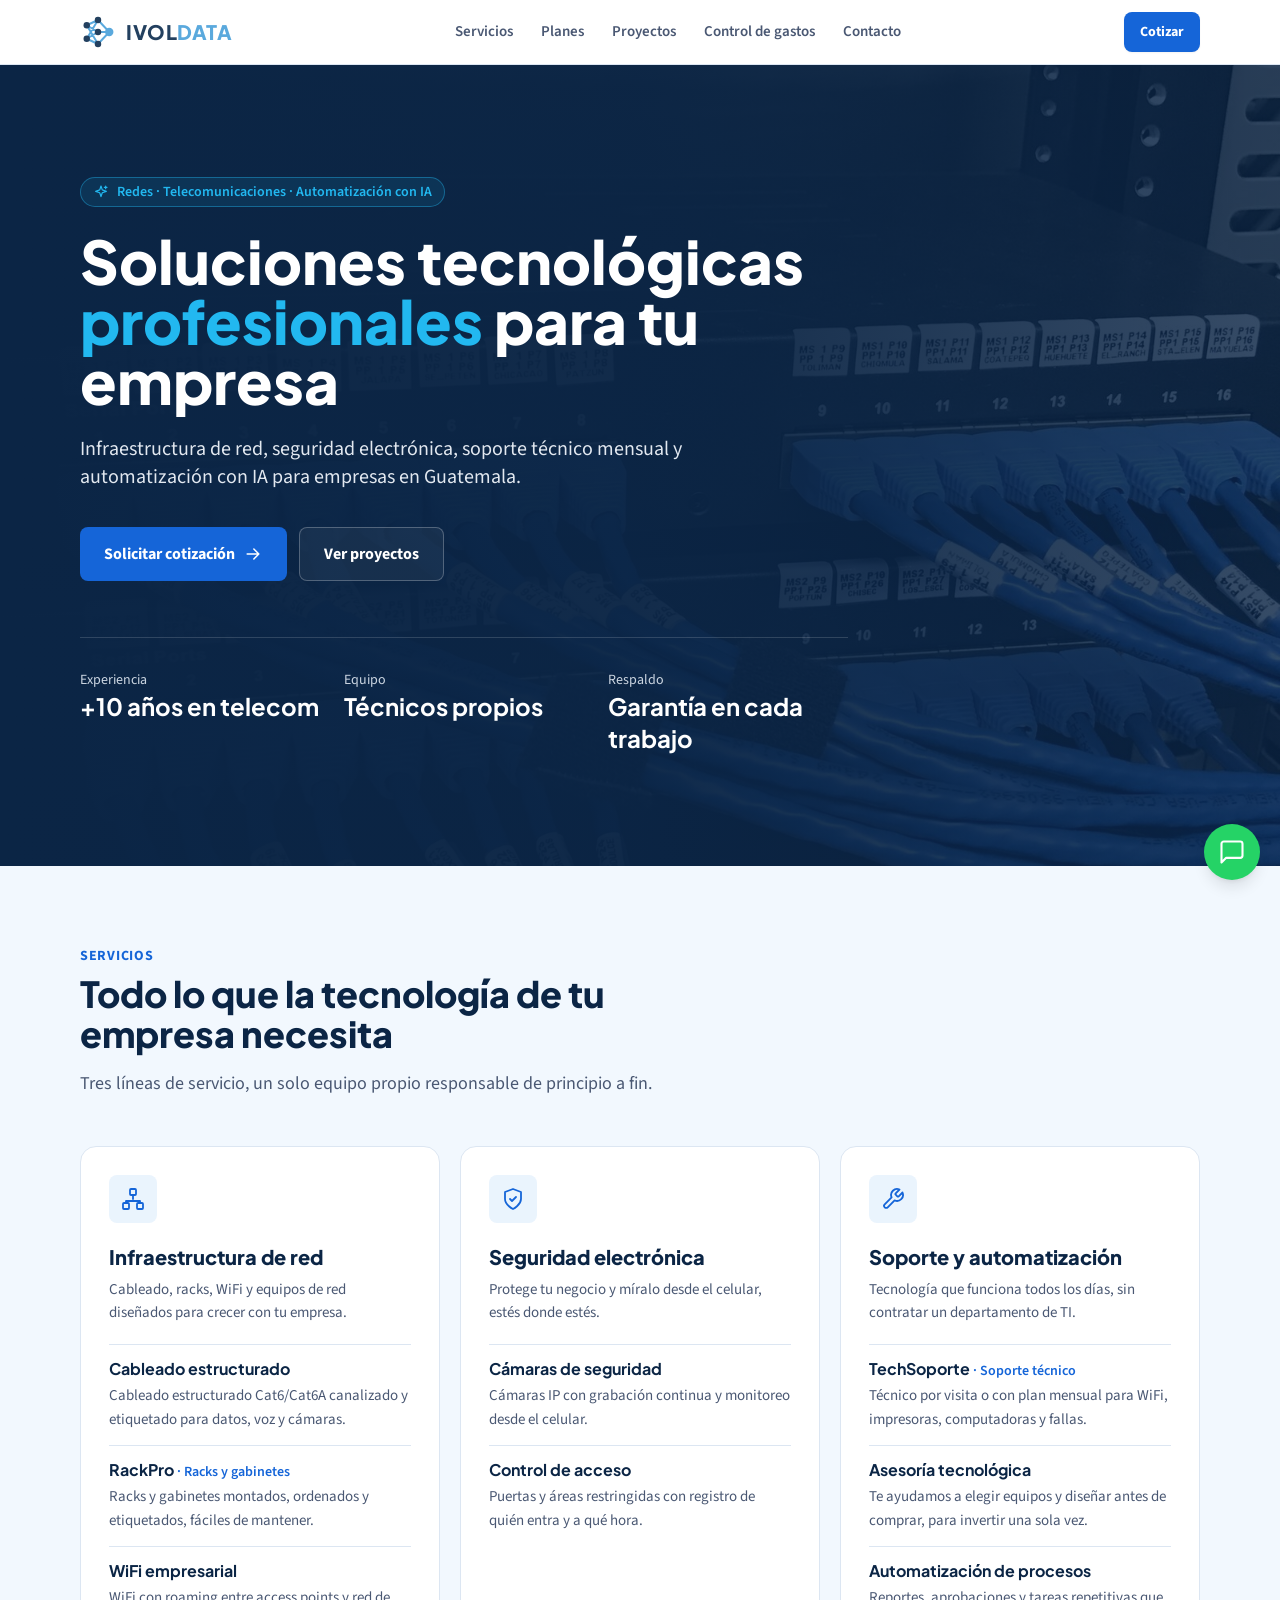
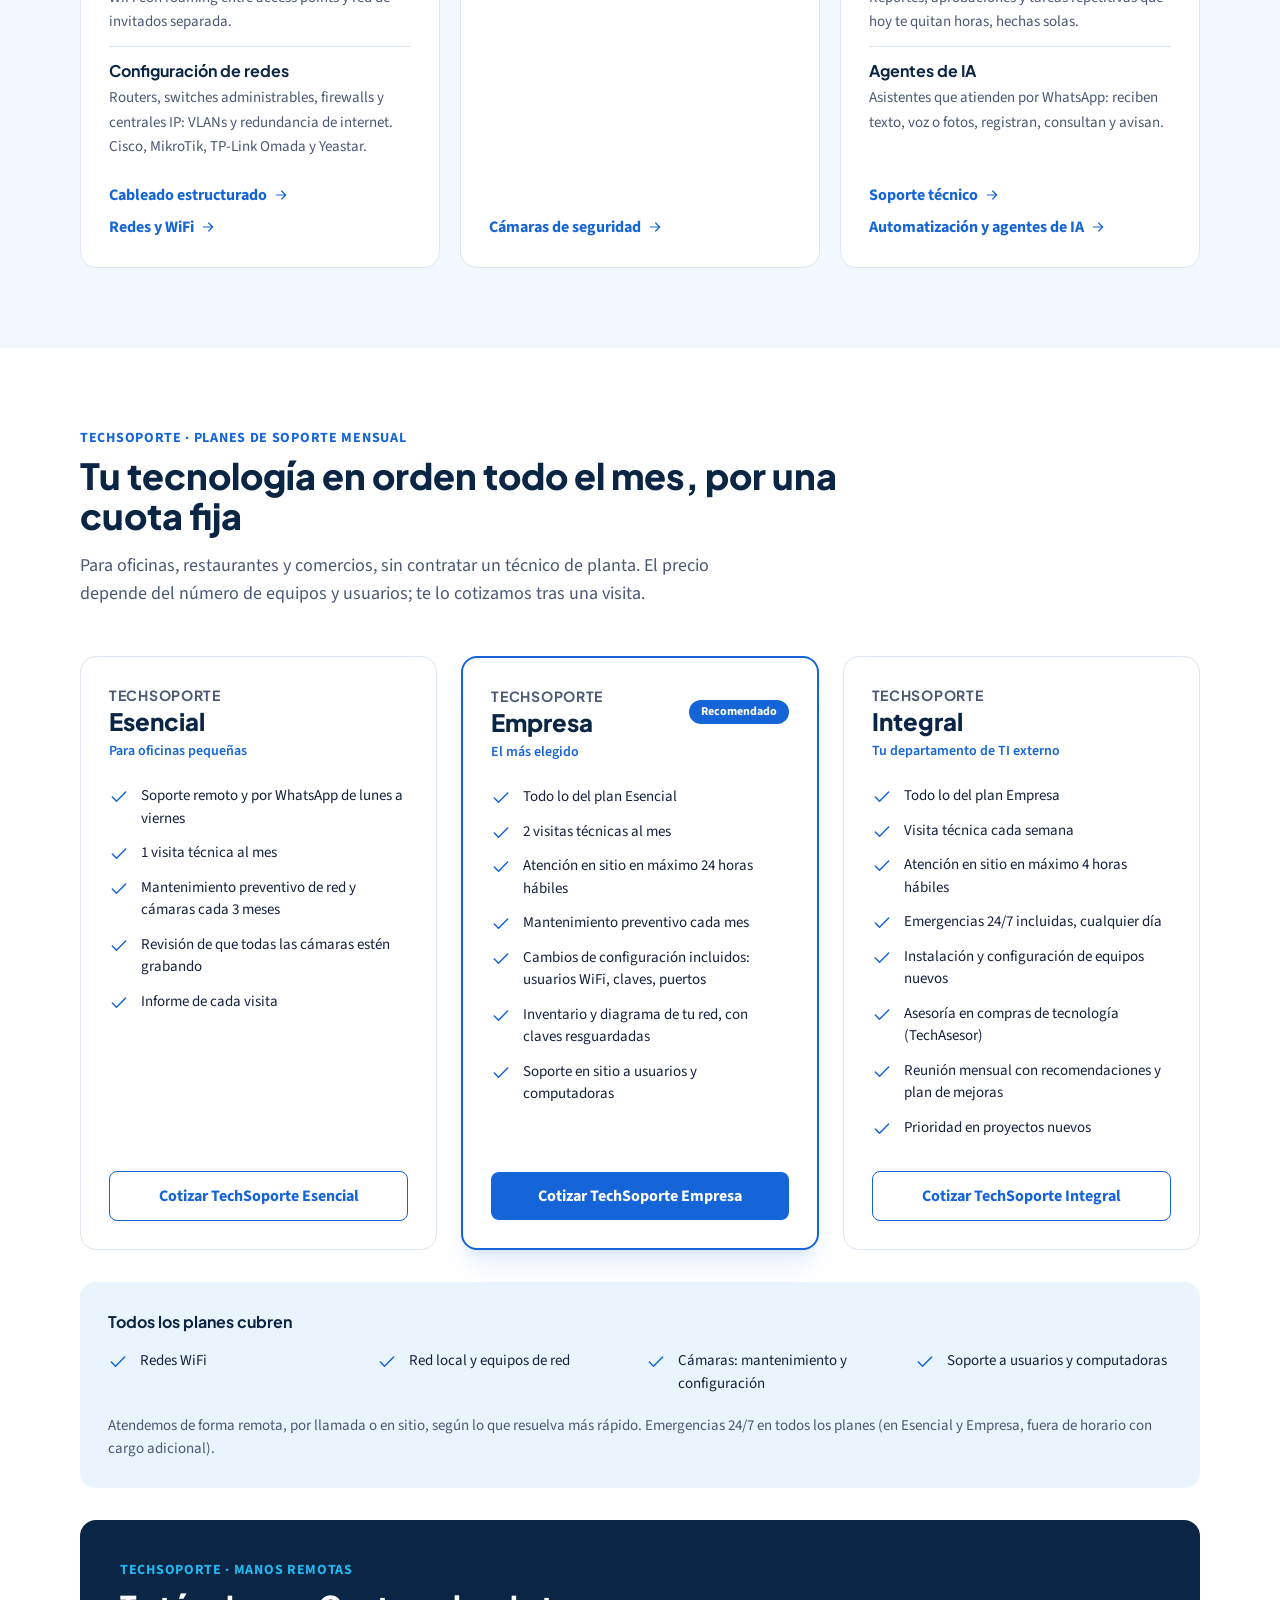
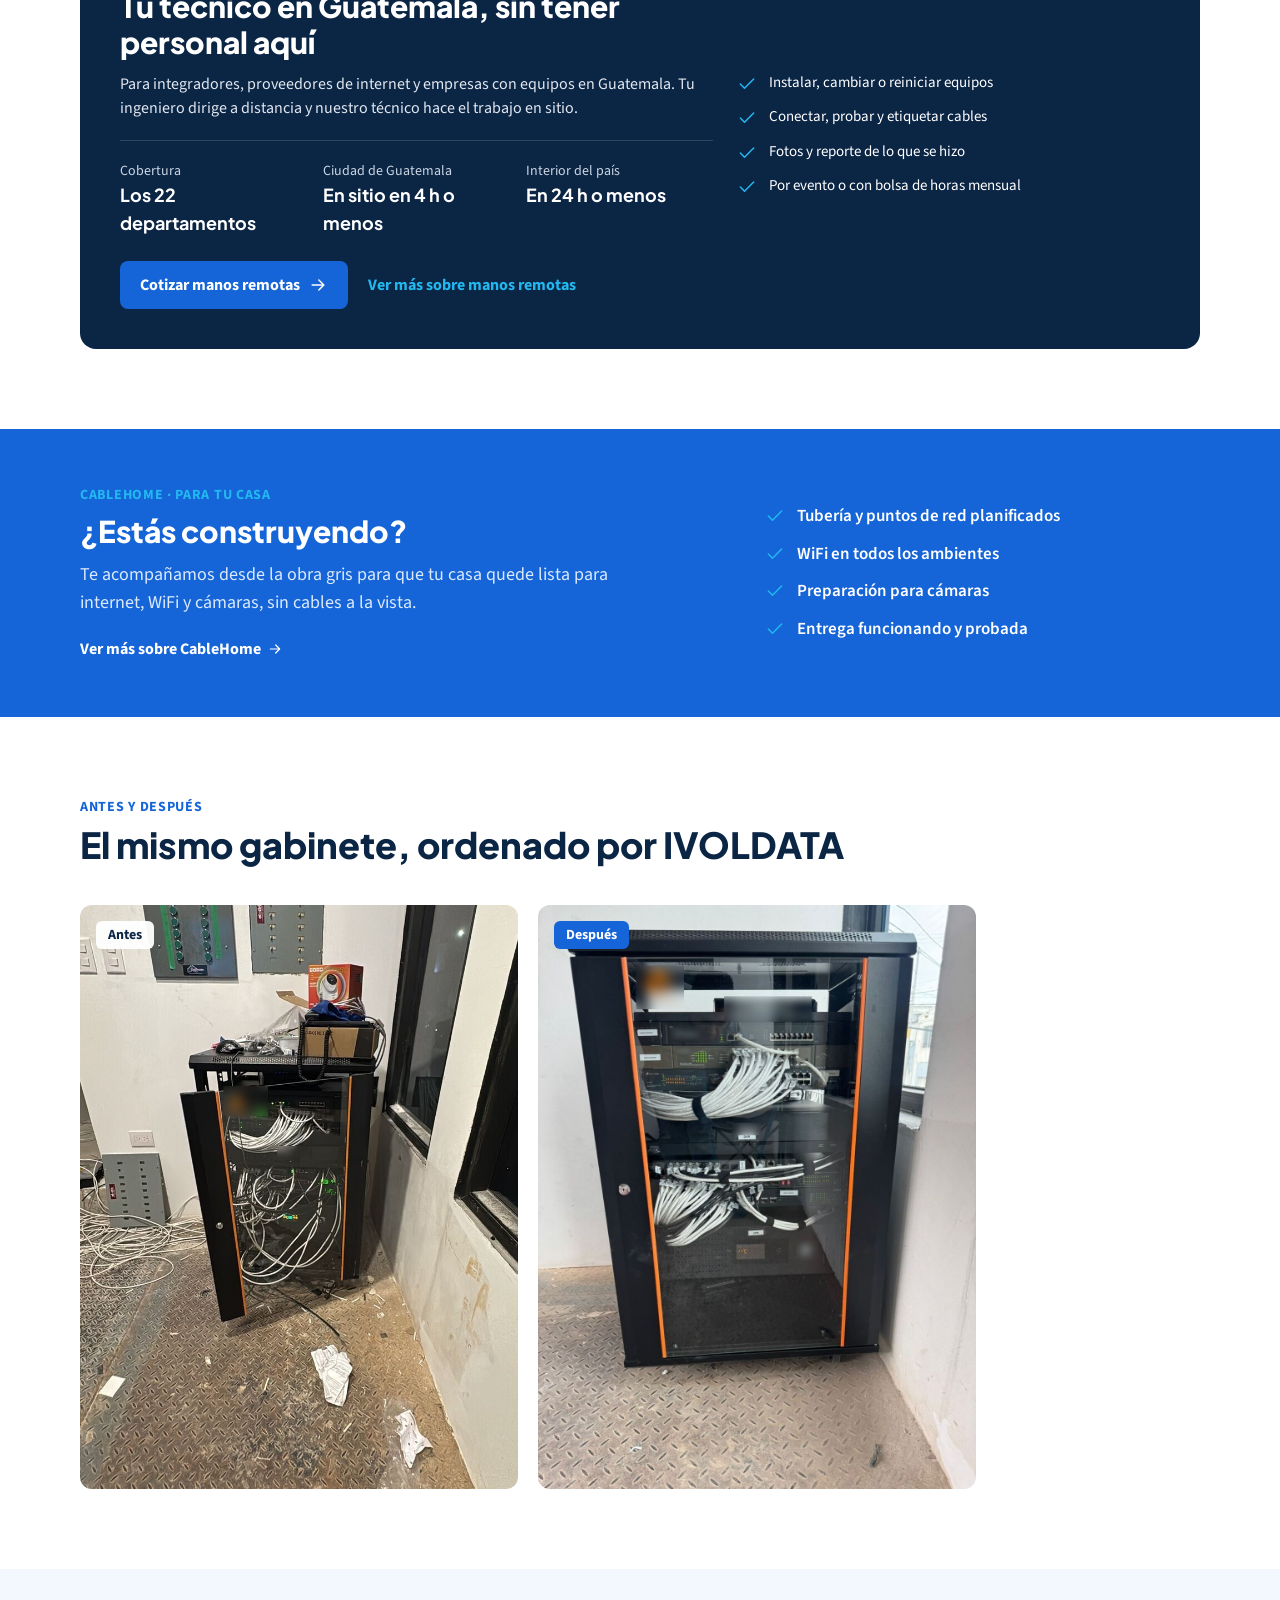
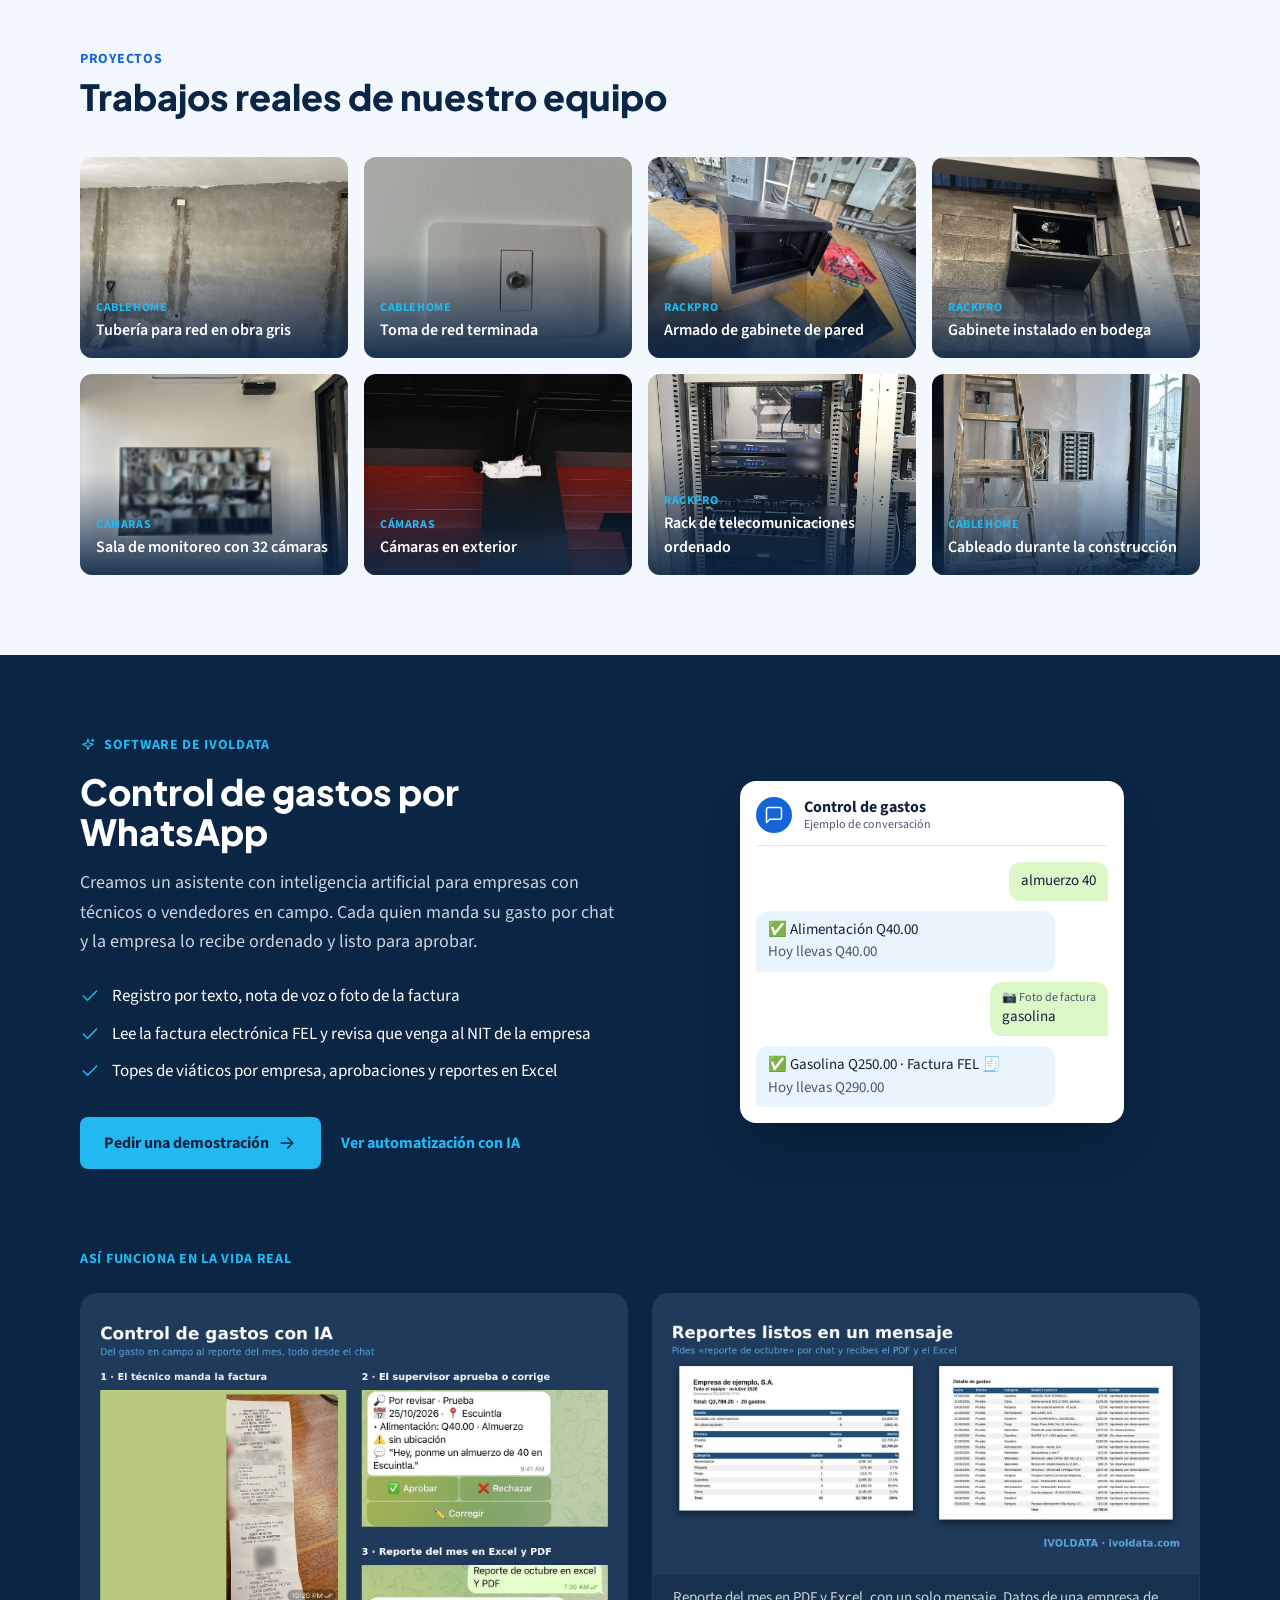
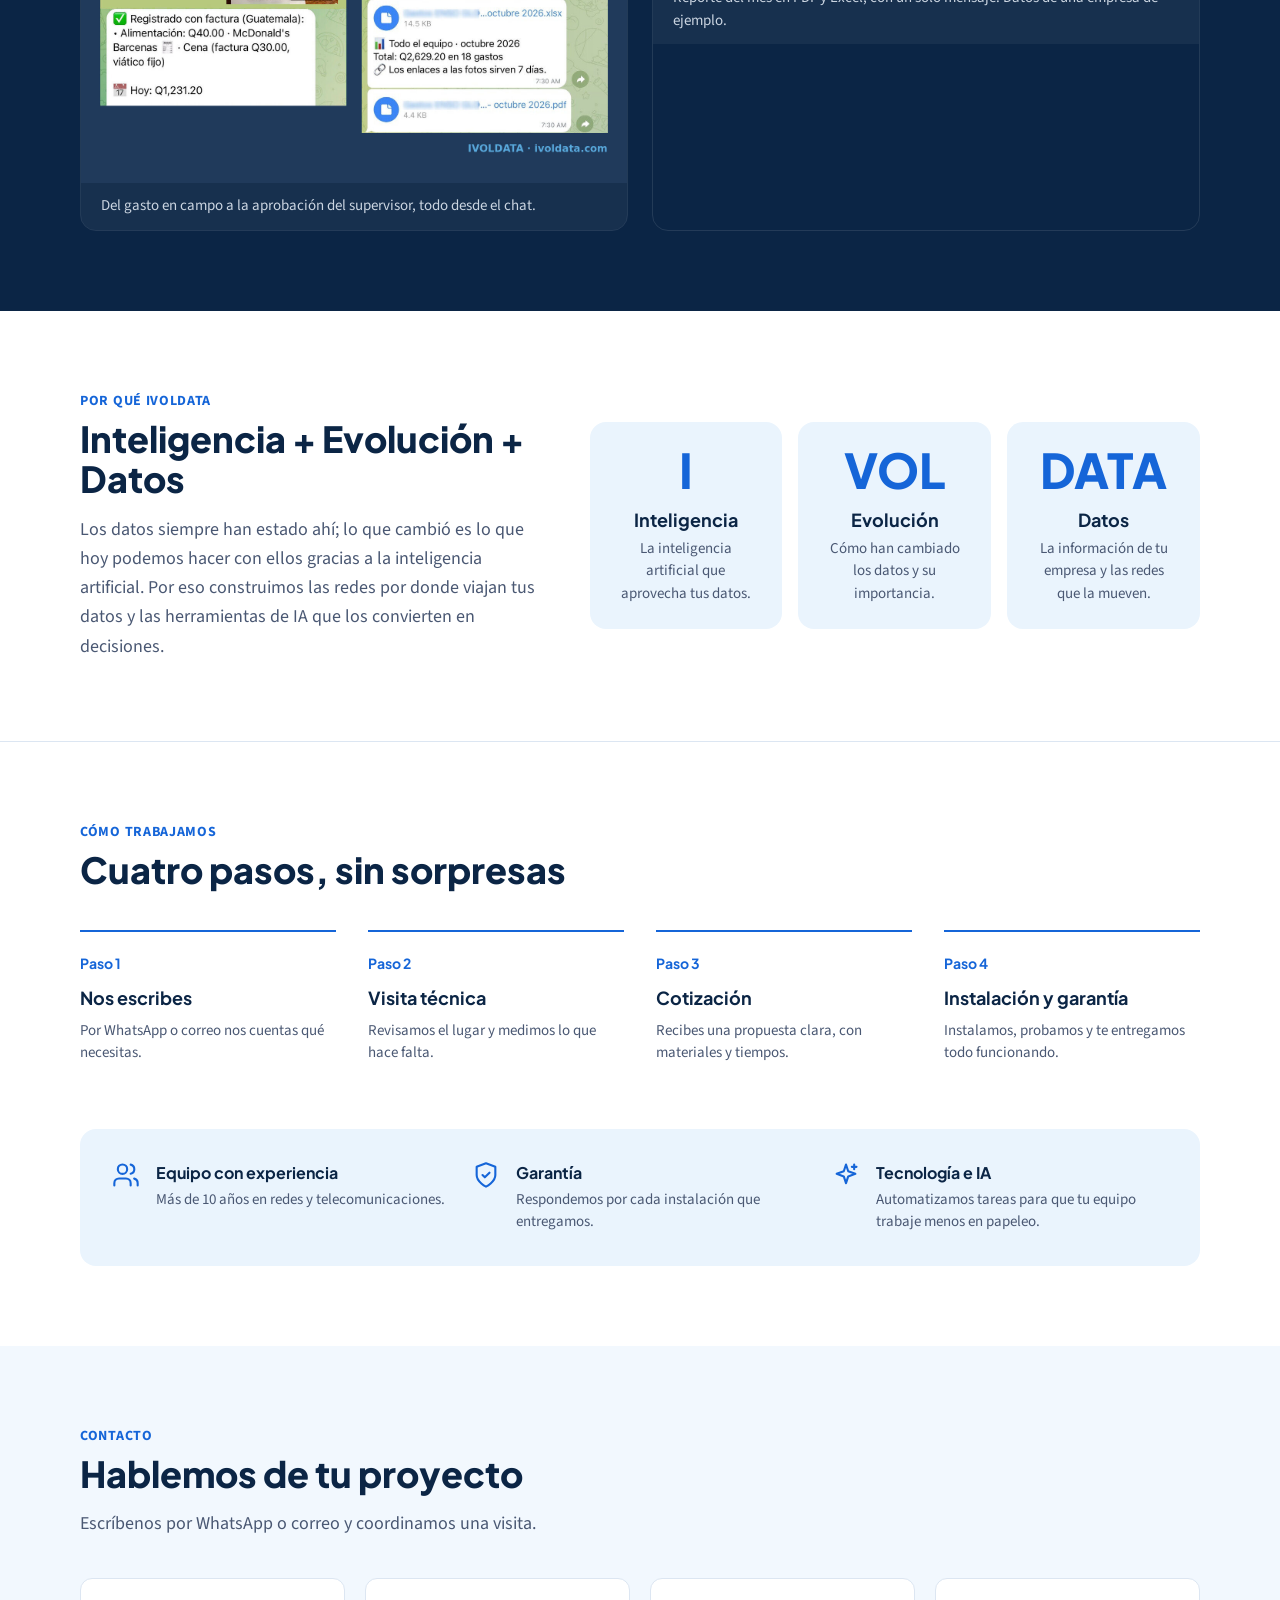
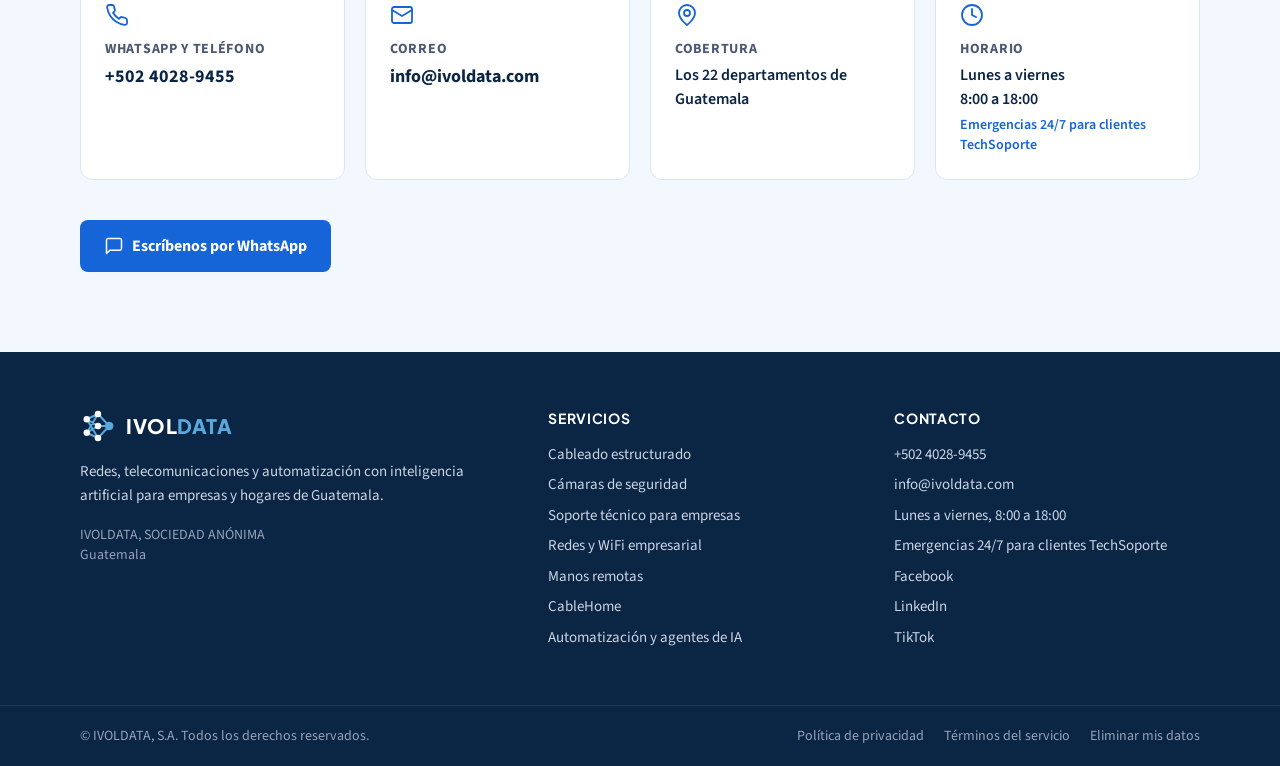
<file: index.html>
<!doctype html>
<html lang="es">
<head>
<meta charset="utf-8">
<meta name="viewport" content="width=device-width, initial-scale=1, viewport-fit=cover">
<title>IVOLDATA | Redes, cámaras y soporte técnico en Guatemala</title>
<meta name="claude:viewport-fit-sides" content="cover">
<meta name="description" content="IVOLDATA: soporte técnico mensual TechSoporte, manos remotas en los 22 departamentos, cableado estructurado, WiFi empresarial, cámaras de seguridad y automatización con IA en Guatemala.">
<link rel="icon" href="logos/logo-a-red-neuronal.svg" type="image/svg+xml">
<link rel="preconnect" href="https://fonts.googleapis.com">
<link rel="preconnect" href="https://fonts.gstatic.com" crossorigin>
<link rel="stylesheet" href="https://fonts.googleapis.com/css2?family=Plus+Jakarta+Sans:wght@600;700;800&family=Source+Sans+3:wght@400;600;700&display=swap">
<link rel="stylesheet" href="css/sitio.css?v=202610311326">
<link rel="canonical" href="https://ivoldata.com/">
<meta property="og:type" content="website">
<meta property="og:title" content="IVOLDATA | Redes, cámaras y soporte técnico en Guatemala">
<meta property="og:description" content="IVOLDATA: soporte técnico mensual TechSoporte, manos remotas en los 22 departamentos, cableado estructurado, WiFi empresarial, cámaras de seguridad y automatización con IA en Guatemala.">
<meta property="og:url" content="https://ivoldata.com/">
<meta property="og:image" content="https://ivoldata.com/img/hero-cables.jpg">
<meta property="og:locale" content="es_GT">
<script type="application/ld+json">{"@context": "https://schema.org", "@type": "ProfessionalService", "@id": "https://ivoldata.com/#empresa", "name": "IVOLDATA", "legalName": "IVOLDATA, SOCIEDAD ANÓNIMA", "url": "https://ivoldata.com/", "logo": "https://ivoldata.com/logos/logo-a-red-neuronal.svg", "image": "https://ivoldata.com/img/hero-cables.jpg", "description": "Empresa guatemalteca de tecnología para negocios: infraestructura de red, cámaras de seguridad, soporte técnico mensual (TechSoporte), manos remotas en los 22 departamentos y automatización con inteligencia artificial.", "telephone": "+502 4028 9455", "email": "info@ivoldata.com", "address": {"@type": "PostalAddress", "addressLocality": "Villa Nueva", "addressRegion": "Guatemala", "addressCountry": "GT"}, "areaServed": [{"@type": "AdministrativeArea", "name": "Guatemala, Guatemala"}, {"@type": "AdministrativeArea", "name": "Alta Verapaz, Guatemala"}, {"@type": "AdministrativeArea", "name": "Baja Verapaz, Guatemala"}, {"@type": "AdministrativeArea", "name": "Chimaltenango, Guatemala"}, {"@type": "AdministrativeArea", "name": "Chiquimula, Guatemala"}, {"@type": "AdministrativeArea", "name": "El Progreso, Guatemala"}, {"@type": "AdministrativeArea", "name": "Escuintla, Guatemala"}, {"@type": "AdministrativeArea", "name": "Huehuetenango, Guatemala"}, {"@type": "AdministrativeArea", "name": "Izabal, Guatemala"}, {"@type": "AdministrativeArea", "name": "Jalapa, Guatemala"}, {"@type": "AdministrativeArea", "name": "Jutiapa, Guatemala"}, {"@type": "AdministrativeArea", "name": "Petén, Guatemala"}, {"@type": "AdministrativeArea", "name": "Quetzaltenango, Guatemala"}, {"@type": "AdministrativeArea", "name": "Quiché, Guatemala"}, {"@type": "AdministrativeArea", "name": "Retalhuleu, Guatemala"}, {"@type": "AdministrativeArea", "name": "Sacatepéquez, Guatemala"}, {"@type": "AdministrativeArea", "name": "San Marcos, Guatemala"}, {"@type": "AdministrativeArea", "name": "Santa Rosa, Guatemala"}, {"@type": "AdministrativeArea", "name": "Sololá, Guatemala"}, {"@type": "AdministrativeArea", "name": "Suchitepéquez, Guatemala"}, {"@type": "AdministrativeArea", "name": "Totonicapán, Guatemala"}, {"@type": "AdministrativeArea", "name": "Zacapa, Guatemala"}], "openingHoursSpecification": [{"@type": "OpeningHoursSpecification", "dayOfWeek": ["Monday", "Tuesday", "Wednesday", "Thursday", "Friday"], "opens": "08:00", "closes": "18:00"}], "knowsAbout": ["Cisco", "MikroTik", "TP-Link Omada", "Yeastar", "redes WiFi", "cableado estructurado", "CCTV", "inteligencia artificial"], "hasOfferCatalog": {"@type": "OfferCatalog", "name": "Servicios de IVOLDATA", "itemListElement": [{"@type": "Offer", "itemOffered": {"@type": "Service", "name": "TechSoporte: planes de soporte técnico mensual"}}, {"@type": "Offer", "itemOffered": {"@type": "Service", "name": "TechSoporte Manos remotas: técnico en sitio en Guatemala"}}, {"@type": "Offer", "itemOffered": {"@type": "Service", "name": "Cableado estructurado Cat6/Cat6A"}}, {"@type": "Offer", "itemOffered": {"@type": "Service", "name": "RackPro: racks y gabinetes"}}, {"@type": "Offer", "itemOffered": {"@type": "Service", "name": "WiFi empresarial"}}, {"@type": "Offer", "itemOffered": {"@type": "Service", "name": "Configuración de redes: routers, switches, firewalls y centrales IP"}}, {"@type": "Offer", "itemOffered": {"@type": "Service", "name": "Cámaras de seguridad IP"}}, {"@type": "Offer", "itemOffered": {"@type": "Service", "name": "Control de acceso"}}, {"@type": "Offer", "itemOffered": {"@type": "Service", "name": "Asesoría tecnológica"}}, {"@type": "Offer", "itemOffered": {"@type": "Service", "name": "Automatización de procesos con inteligencia artificial"}}, {"@type": "Offer", "itemOffered": {"@type": "Service", "name": "Agentes de IA para empresas"}}, {"@type": "Offer", "itemOffered": {"@type": "Service", "name": "Control de gastos por WhatsApp con IA"}}, {"@type": "Offer", "itemOffered": {"@type": "Service", "name": "CableHome: cableado para casas en construcción"}}]}, "sameAs": ["https://www.facebook.com/Ivoldata", "https://www.linkedin.com/company/ivoldata/", "https://www.tiktok.com/@ivoldata"]}</script>
</head>
<body class="bg-white font-texto text-tinta antialiased">
<header class="sticky top-[env(safe-area-inset-top,0px)] z-40 border-b border-linea bg-white/95 backdrop-blur">
  <div class="gutter mx-auto flex max-w-6xl items-center justify-between gap-4 py-3">
    <a href="index.html" class="flex items-center gap-2.5 font-display text-xl font-extrabold tracking-wide text-marino"><svg class="h-9 w-9" viewBox="0 0 48 48" aria-hidden="true"><g stroke="#5AA9DD" stroke-width="2.6" stroke-linecap="round"><path d="M9 15 24 8M9 15 24 24M9 15 24 40M9 33 24 8M9 33 24 24M9 33 24 40M24 8 39 24M24 24 39 24M24 40 39 24"/></g><circle cx="9" cy="15" r="4.3" fill="#23405F"/><circle cx="9" cy="33" r="4.3" fill="#23405F"/><circle cx="24" cy="8" r="4.3" fill="#23405F"/><circle cx="24" cy="24" r="4.3" fill="#23405F"/><circle cx="24" cy="40" r="4.3" fill="#23405F"/><circle cx="39" cy="24" r="5.6" fill="#5AA9DD"/></svg><span style="color:#23405F">IVOL<span style="color:#5AA9DD">DATA</span></span></a>
    <nav aria-label="Principal" class="hidden items-center gap-7 text-[15px] font-semibold text-gris md:flex">
      <a class="hover:text-azul" href="index.html#servicios">Servicios</a>
      <a class="hover:text-azul" href="index.html#planes">Planes</a>
      <a class="hover:text-azul" href="index.html#proyectos">Proyectos</a>
      <a class="hover:text-azul" href="index.html#control-de-gastos">Control de gastos</a>
      <a class="hover:text-azul" href="index.html#contacto">Contacto</a>
    </nav>
    <a href="https://wa.me/50240289455?text=Hola%20IVOLDATA%2C%20quiero%20una%20cotizaci%C3%B3n" class="rounded-lg bg-azul px-4 py-2.5 text-sm font-bold text-white shadow-sm hover:bg-azul-oscuro">Cotizar</a>
  </div>
</header>
<main>
<section class="relative overflow-hidden bg-marino text-white">
  <img src="img/hero-cables.jpg" alt="" class="absolute inset-0 h-full w-full object-cover opacity-30">
  <div class="absolute inset-0 bg-gradient-to-r from-marino via-marino/90 to-marino/40"></div>
  <div class="gutter relative mx-auto max-w-6xl py-20 md:py-28">
    <p class="inline-flex items-center gap-2 rounded-full border border-celeste/40 bg-celeste/10 px-3 py-1 text-sm font-semibold text-celeste"><svg class="h-4 w-4" viewBox="0 0 24 24" fill="none" stroke="currentColor" stroke-width="1.8" stroke-linecap="round" stroke-linejoin="round" aria-hidden="true"><path d="M12 3l1.9 5.8L20 11l-6.1 2.2L12 19l-1.9-5.8L4 11l6.1-2.2z"/><path d="M19 3v4M17 5h4"/></svg> Redes · Telecomunicaciones · Automatización con IA</p>
    <h1 class="mt-6 max-w-3xl font-display text-4xl font-extrabold leading-[1.1] md:text-6xl">Soluciones tecnológicas <span class="text-celeste">profesionales</span> para tu empresa</h1>
    <p class="mt-6 max-w-2xl text-lg leading-relaxed text-slate-200 md:text-xl">Infraestructura de red, seguridad electrónica, soporte técnico mensual y automatización con IA para empresas en Guatemala.</p>
    <div class="mt-9 flex flex-wrap gap-3">
      <a href="https://wa.me/50240289455?text=Hola%20IVOLDATA%2C%20quiero%20una%20cotizaci%C3%B3n" class="inline-flex items-center gap-2 rounded-lg bg-azul px-6 py-3.5 font-bold text-white hover:bg-azul-oscuro">Solicitar cotización <svg class="h-5 w-5" viewBox="0 0 24 24" fill="none" stroke="currentColor" stroke-width="1.8" stroke-linecap="round" stroke-linejoin="round" aria-hidden="true"><path d="M5 12h14M13 6l6 6-6 6"/></svg></a>
      <a href="#proyectos" class="rounded-lg border border-white/25 bg-white/5 px-6 py-3.5 font-bold text-white hover:bg-white/10">Ver proyectos</a>
    </div>
    <dl class="mt-14 grid max-w-3xl grid-cols-1 gap-6 border-t border-white/15 pt-8 sm:grid-cols-3">
      <div><dt class="text-sm text-slate-300">Experiencia</dt><dd class="font-display text-2xl font-bold">+10 años en telecom</dd></div>
      <div><dt class="text-sm text-slate-300">Equipo</dt><dd class="font-display text-2xl font-bold">Técnicos propios</dd></div>
      <div><dt class="text-sm text-slate-300">Respaldo</dt><dd class="font-display text-2xl font-bold">Garantía en cada trabajo</dd></div>
    </dl>
  </div>
</section>

<section id="servicios" class="scroll-mt-20 bg-hielo/60">
  <div class="gutter mx-auto max-w-6xl py-20">
    <p class="text-sm font-bold uppercase tracking-wider text-azul">Servicios</p>
    <h2 class="mt-2 max-w-2xl font-display text-3xl font-extrabold text-marino md:text-4xl">Todo lo que la tecnología de tu empresa necesita</h2>
    <p class="mt-4 max-w-2xl text-lg text-gris">Tres líneas de servicio, un solo equipo propio responsable de principio a fin.</p>
    <div class="mt-12 grid gap-5 lg:grid-cols-3">
      <article class="flex min-w-0 flex-col rounded-2xl border border-linea bg-white p-7">
        <span class="grid h-12 w-12 place-items-center rounded-lg bg-hielo text-azul"><svg class="h-6 w-6" viewBox="0 0 24 24" fill="none" stroke="currentColor" stroke-width="1.8" stroke-linecap="round" stroke-linejoin="round" aria-hidden="true"><rect x="9" y="2" width="6" height="6" rx="1"/><rect x="2" y="16" width="6" height="6" rx="1"/><rect x="16" y="16" width="6" height="6" rx="1"/><path d="M12 8v4M5 16v-2h14v2"/></svg></span>
        <h3 class="mt-5 font-display text-xl font-extrabold text-marino">Infraestructura de red</h3>
        <p class="mt-2 text-[15px] text-gris">Cableado, racks, WiFi y equipos de red diseñados para crecer con tu empresa.</p>
        <ul class="mt-5 grid gap-3"><li class="border-t border-linea pt-3"><span class="font-display font-bold text-marino">Cableado estructurado</span><span class="mt-0.5 block text-[15px] leading-relaxed text-gris">Cableado estructurado Cat6/Cat6A canalizado y etiquetado para datos, voz y cámaras.</span></li><li class="border-t border-linea pt-3"><span class="font-display font-bold text-marino">RackPro</span> <span class="text-sm font-semibold text-azul">· Racks y gabinetes</span><span class="mt-0.5 block text-[15px] leading-relaxed text-gris">Racks y gabinetes montados, ordenados y etiquetados, fáciles de mantener.</span></li><li class="border-t border-linea pt-3"><span class="font-display font-bold text-marino">WiFi empresarial</span><span class="mt-0.5 block text-[15px] leading-relaxed text-gris">WiFi con roaming entre access points y red de invitados separada.</span></li><li class="border-t border-linea pt-3"><span class="font-display font-bold text-marino">Configuración de redes</span><span class="mt-0.5 block text-[15px] leading-relaxed text-gris">Routers, switches administrables, firewalls y centrales IP: VLANs y redundancia de internet. Cisco, MikroTik, TP-Link Omada y Yeastar.</span></li></ul>
        <div class="mt-auto flex flex-wrap gap-x-5 gap-y-2 pt-6"><a href="cableado-estructurado.html" class="inline-flex items-center gap-1.5 font-bold text-azul hover:text-azul-oscuro">Cableado estructurado <svg class="h-4 w-4" viewBox="0 0 24 24" fill="none" stroke="currentColor" stroke-width="1.8" stroke-linecap="round" stroke-linejoin="round" aria-hidden="true"><path d="M5 12h14M13 6l6 6-6 6"/></svg></a><a href="redes-y-wifi.html" class="inline-flex items-center gap-1.5 font-bold text-azul hover:text-azul-oscuro">Redes y WiFi <svg class="h-4 w-4" viewBox="0 0 24 24" fill="none" stroke="currentColor" stroke-width="1.8" stroke-linecap="round" stroke-linejoin="round" aria-hidden="true"><path d="M5 12h14M13 6l6 6-6 6"/></svg></a></div>
      </article>
      <article class="flex min-w-0 flex-col rounded-2xl border border-linea bg-white p-7">
        <span class="grid h-12 w-12 place-items-center rounded-lg bg-hielo text-azul"><svg class="h-6 w-6" viewBox="0 0 24 24" fill="none" stroke="currentColor" stroke-width="1.8" stroke-linecap="round" stroke-linejoin="round" aria-hidden="true"><path d="M12 22s8-4 8-10V5l-8-3-8 3v7c0 6 8 10 8 10z"/><path d="m9 12 2 2 4-4"/></svg></span>
        <h3 class="mt-5 font-display text-xl font-extrabold text-marino">Seguridad electrónica</h3>
        <p class="mt-2 text-[15px] text-gris">Protege tu negocio y míralo desde el celular, estés donde estés.</p>
        <ul class="mt-5 grid gap-3"><li class="border-t border-linea pt-3"><span class="font-display font-bold text-marino">Cámaras de seguridad</span><span class="mt-0.5 block text-[15px] leading-relaxed text-gris">Cámaras IP con grabación continua y monitoreo desde el celular.</span></li><li class="border-t border-linea pt-3"><span class="font-display font-bold text-marino">Control de acceso</span><span class="mt-0.5 block text-[15px] leading-relaxed text-gris">Puertas y áreas restringidas con registro de quién entra y a qué hora.</span></li></ul>
        <div class="mt-auto flex flex-wrap gap-x-5 gap-y-2 pt-6"><a href="camaras-de-seguridad.html" class="inline-flex items-center gap-1.5 font-bold text-azul hover:text-azul-oscuro">Cámaras de seguridad <svg class="h-4 w-4" viewBox="0 0 24 24" fill="none" stroke="currentColor" stroke-width="1.8" stroke-linecap="round" stroke-linejoin="round" aria-hidden="true"><path d="M5 12h14M13 6l6 6-6 6"/></svg></a></div>
      </article>
      <article class="flex min-w-0 flex-col rounded-2xl border border-linea bg-white p-7">
        <span class="grid h-12 w-12 place-items-center rounded-lg bg-hielo text-azul"><svg class="h-6 w-6" viewBox="0 0 24 24" fill="none" stroke="currentColor" stroke-width="1.8" stroke-linecap="round" stroke-linejoin="round" aria-hidden="true"><path d="M14.7 6.3a1 1 0 0 0 0 1.4l1.6 1.6a1 1 0 0 0 1.4 0l3.8-3.8a6 6 0 0 1-7.9 7.9l-6.9 6.9a2.1 2.1 0 0 1-3-3l6.9-6.9a6 6 0 0 1 7.9-7.9z"/></svg></span>
        <h3 class="mt-5 font-display text-xl font-extrabold text-marino">Soporte y automatización</h3>
        <p class="mt-2 text-[15px] text-gris">Tecnología que funciona todos los días, sin contratar un departamento de TI.</p>
        <ul class="mt-5 grid gap-3"><li class="border-t border-linea pt-3"><span class="font-display font-bold text-marino">TechSoporte</span> <span class="text-sm font-semibold text-azul">· Soporte técnico</span><span class="mt-0.5 block text-[15px] leading-relaxed text-gris">Técnico por visita o con plan mensual para WiFi, impresoras, computadoras y fallas.</span></li><li class="border-t border-linea pt-3"><span class="font-display font-bold text-marino">Asesoría tecnológica</span><span class="mt-0.5 block text-[15px] leading-relaxed text-gris">Te ayudamos a elegir equipos y diseñar antes de comprar, para invertir una sola vez.</span></li><li class="border-t border-linea pt-3"><span class="font-display font-bold text-marino">Automatización de procesos</span><span class="mt-0.5 block text-[15px] leading-relaxed text-gris">Reportes, aprobaciones y tareas repetitivas que hoy te quitan horas, hechas solas.</span></li><li class="border-t border-linea pt-3"><span class="font-display font-bold text-marino">Agentes de IA</span><span class="mt-0.5 block text-[15px] leading-relaxed text-gris">Asistentes que atienden por WhatsApp: reciben texto, voz o fotos, registran, consultan y avisan.</span></li></ul>
        <div class="mt-auto flex flex-wrap gap-x-5 gap-y-2 pt-6"><a href="soporte-tecnico.html" class="inline-flex items-center gap-1.5 font-bold text-azul hover:text-azul-oscuro">Soporte técnico <svg class="h-4 w-4" viewBox="0 0 24 24" fill="none" stroke="currentColor" stroke-width="1.8" stroke-linecap="round" stroke-linejoin="round" aria-hidden="true"><path d="M5 12h14M13 6l6 6-6 6"/></svg></a><a href="automatizacion-ia.html" class="inline-flex items-center gap-1.5 font-bold text-azul hover:text-azul-oscuro">Automatización y agentes de IA <svg class="h-4 w-4" viewBox="0 0 24 24" fill="none" stroke="currentColor" stroke-width="1.8" stroke-linecap="round" stroke-linejoin="round" aria-hidden="true"><path d="M5 12h14M13 6l6 6-6 6"/></svg></a></div>
      </article>
    </div>
  </div>
</section>

<section id="planes" class="scroll-mt-20 bg-white">
  <div class="gutter mx-auto max-w-6xl py-20">
    <p class="text-sm font-bold uppercase tracking-wider text-azul">TechSoporte · Planes de soporte mensual</p>
    <h2 class="mt-2 max-w-3xl font-display text-3xl font-extrabold text-marino md:text-4xl">Tu tecnología en orden todo el mes, por una cuota fija</h2>
    <p class="mt-4 max-w-2xl text-lg text-gris">Para oficinas, restaurantes y comercios, sin contratar un técnico de planta. El precio depende del número de equipos y usuarios; te lo cotizamos tras una visita.</p>
    <div class="mt-12 grid gap-6 lg:grid-cols-3">
      <article class="flex min-w-0 flex-col rounded-2xl bg-white p-7 border border-linea">
        <div class="flex items-center justify-between gap-3"><h3 class="font-display text-2xl font-extrabold text-marino"><span class="block text-sm font-bold uppercase tracking-wider text-gris">TechSoporte</span>Esencial</h3></div>
        <p class="mt-1 text-sm font-semibold text-azul">Para oficinas pequeñas</p>
        <ul class="mb-8 mt-6 grid gap-3 text-[15px] text-tinta"><li class="flex gap-3"><span class="mt-0.5 shrink-0 text-azul"><svg class="h-5 w-5" viewBox="0 0 24 24" fill="none" stroke="currentColor" stroke-width="1.8" stroke-linecap="round" stroke-linejoin="round" aria-hidden="true"><path d="M20 6 9 17l-5-5"/></svg></span><span>Soporte remoto y por WhatsApp de lunes a viernes</span></li><li class="flex gap-3"><span class="mt-0.5 shrink-0 text-azul"><svg class="h-5 w-5" viewBox="0 0 24 24" fill="none" stroke="currentColor" stroke-width="1.8" stroke-linecap="round" stroke-linejoin="round" aria-hidden="true"><path d="M20 6 9 17l-5-5"/></svg></span><span>1 visita técnica al mes</span></li><li class="flex gap-3"><span class="mt-0.5 shrink-0 text-azul"><svg class="h-5 w-5" viewBox="0 0 24 24" fill="none" stroke="currentColor" stroke-width="1.8" stroke-linecap="round" stroke-linejoin="round" aria-hidden="true"><path d="M20 6 9 17l-5-5"/></svg></span><span>Mantenimiento preventivo de red y cámaras cada 3 meses</span></li><li class="flex gap-3"><span class="mt-0.5 shrink-0 text-azul"><svg class="h-5 w-5" viewBox="0 0 24 24" fill="none" stroke="currentColor" stroke-width="1.8" stroke-linecap="round" stroke-linejoin="round" aria-hidden="true"><path d="M20 6 9 17l-5-5"/></svg></span><span>Revisión de que todas las cámaras estén grabando</span></li><li class="flex gap-3"><span class="mt-0.5 shrink-0 text-azul"><svg class="h-5 w-5" viewBox="0 0 24 24" fill="none" stroke="currentColor" stroke-width="1.8" stroke-linecap="round" stroke-linejoin="round" aria-hidden="true"><path d="M20 6 9 17l-5-5"/></svg></span><span>Informe de cada visita</span></li></ul>
        <a href="https://wa.me/50240289455?text=Hola%20IVOLDATA%2C%20quiero%20una%20cotizaci%C3%B3n" class="mt-auto inline-flex justify-center rounded-lg border border-azul text-azul hover:bg-hielo px-5 py-3 font-bold">Cotizar TechSoporte Esencial</a>
      </article>
      <article class="flex min-w-0 flex-col rounded-2xl bg-white p-7 border-2 border-azul shadow-xl shadow-azul/10">
        <div class="flex items-center justify-between gap-3"><h3 class="font-display text-2xl font-extrabold text-marino"><span class="block text-sm font-bold uppercase tracking-wider text-gris">TechSoporte</span>Empresa</h3><span class="rounded-full bg-azul px-3 py-1 text-xs font-bold text-white">Recomendado</span></div>
        <p class="mt-1 text-sm font-semibold text-azul">El más elegido</p>
        <ul class="mb-8 mt-6 grid gap-3 text-[15px] text-tinta"><li class="flex gap-3"><span class="mt-0.5 shrink-0 text-azul"><svg class="h-5 w-5" viewBox="0 0 24 24" fill="none" stroke="currentColor" stroke-width="1.8" stroke-linecap="round" stroke-linejoin="round" aria-hidden="true"><path d="M20 6 9 17l-5-5"/></svg></span><span>Todo lo del plan Esencial</span></li><li class="flex gap-3"><span class="mt-0.5 shrink-0 text-azul"><svg class="h-5 w-5" viewBox="0 0 24 24" fill="none" stroke="currentColor" stroke-width="1.8" stroke-linecap="round" stroke-linejoin="round" aria-hidden="true"><path d="M20 6 9 17l-5-5"/></svg></span><span>2 visitas técnicas al mes</span></li><li class="flex gap-3"><span class="mt-0.5 shrink-0 text-azul"><svg class="h-5 w-5" viewBox="0 0 24 24" fill="none" stroke="currentColor" stroke-width="1.8" stroke-linecap="round" stroke-linejoin="round" aria-hidden="true"><path d="M20 6 9 17l-5-5"/></svg></span><span>Atención en sitio en máximo 24 horas hábiles</span></li><li class="flex gap-3"><span class="mt-0.5 shrink-0 text-azul"><svg class="h-5 w-5" viewBox="0 0 24 24" fill="none" stroke="currentColor" stroke-width="1.8" stroke-linecap="round" stroke-linejoin="round" aria-hidden="true"><path d="M20 6 9 17l-5-5"/></svg></span><span>Mantenimiento preventivo cada mes</span></li><li class="flex gap-3"><span class="mt-0.5 shrink-0 text-azul"><svg class="h-5 w-5" viewBox="0 0 24 24" fill="none" stroke="currentColor" stroke-width="1.8" stroke-linecap="round" stroke-linejoin="round" aria-hidden="true"><path d="M20 6 9 17l-5-5"/></svg></span><span>Cambios de configuración incluidos: usuarios WiFi, claves, puertos</span></li><li class="flex gap-3"><span class="mt-0.5 shrink-0 text-azul"><svg class="h-5 w-5" viewBox="0 0 24 24" fill="none" stroke="currentColor" stroke-width="1.8" stroke-linecap="round" stroke-linejoin="round" aria-hidden="true"><path d="M20 6 9 17l-5-5"/></svg></span><span>Inventario y diagrama de tu red, con claves resguardadas</span></li><li class="flex gap-3"><span class="mt-0.5 shrink-0 text-azul"><svg class="h-5 w-5" viewBox="0 0 24 24" fill="none" stroke="currentColor" stroke-width="1.8" stroke-linecap="round" stroke-linejoin="round" aria-hidden="true"><path d="M20 6 9 17l-5-5"/></svg></span><span>Soporte en sitio a usuarios y computadoras</span></li></ul>
        <a href="https://wa.me/50240289455?text=Hola%20IVOLDATA%2C%20quiero%20una%20cotizaci%C3%B3n" class="mt-auto inline-flex justify-center rounded-lg bg-azul text-white hover:bg-azul-oscuro px-5 py-3 font-bold">Cotizar TechSoporte Empresa</a>
      </article>
      <article class="flex min-w-0 flex-col rounded-2xl bg-white p-7 border border-linea">
        <div class="flex items-center justify-between gap-3"><h3 class="font-display text-2xl font-extrabold text-marino"><span class="block text-sm font-bold uppercase tracking-wider text-gris">TechSoporte</span>Integral</h3></div>
        <p class="mt-1 text-sm font-semibold text-azul">Tu departamento de TI externo</p>
        <ul class="mb-8 mt-6 grid gap-3 text-[15px] text-tinta"><li class="flex gap-3"><span class="mt-0.5 shrink-0 text-azul"><svg class="h-5 w-5" viewBox="0 0 24 24" fill="none" stroke="currentColor" stroke-width="1.8" stroke-linecap="round" stroke-linejoin="round" aria-hidden="true"><path d="M20 6 9 17l-5-5"/></svg></span><span>Todo lo del plan Empresa</span></li><li class="flex gap-3"><span class="mt-0.5 shrink-0 text-azul"><svg class="h-5 w-5" viewBox="0 0 24 24" fill="none" stroke="currentColor" stroke-width="1.8" stroke-linecap="round" stroke-linejoin="round" aria-hidden="true"><path d="M20 6 9 17l-5-5"/></svg></span><span>Visita técnica cada semana</span></li><li class="flex gap-3"><span class="mt-0.5 shrink-0 text-azul"><svg class="h-5 w-5" viewBox="0 0 24 24" fill="none" stroke="currentColor" stroke-width="1.8" stroke-linecap="round" stroke-linejoin="round" aria-hidden="true"><path d="M20 6 9 17l-5-5"/></svg></span><span>Atención en sitio en máximo 4 horas hábiles</span></li><li class="flex gap-3"><span class="mt-0.5 shrink-0 text-azul"><svg class="h-5 w-5" viewBox="0 0 24 24" fill="none" stroke="currentColor" stroke-width="1.8" stroke-linecap="round" stroke-linejoin="round" aria-hidden="true"><path d="M20 6 9 17l-5-5"/></svg></span><span>Emergencias 24/7 incluidas, cualquier día</span></li><li class="flex gap-3"><span class="mt-0.5 shrink-0 text-azul"><svg class="h-5 w-5" viewBox="0 0 24 24" fill="none" stroke="currentColor" stroke-width="1.8" stroke-linecap="round" stroke-linejoin="round" aria-hidden="true"><path d="M20 6 9 17l-5-5"/></svg></span><span>Instalación y configuración de equipos nuevos</span></li><li class="flex gap-3"><span class="mt-0.5 shrink-0 text-azul"><svg class="h-5 w-5" viewBox="0 0 24 24" fill="none" stroke="currentColor" stroke-width="1.8" stroke-linecap="round" stroke-linejoin="round" aria-hidden="true"><path d="M20 6 9 17l-5-5"/></svg></span><span>Asesoría en compras de tecnología (TechAsesor)</span></li><li class="flex gap-3"><span class="mt-0.5 shrink-0 text-azul"><svg class="h-5 w-5" viewBox="0 0 24 24" fill="none" stroke="currentColor" stroke-width="1.8" stroke-linecap="round" stroke-linejoin="round" aria-hidden="true"><path d="M20 6 9 17l-5-5"/></svg></span><span>Reunión mensual con recomendaciones y plan de mejoras</span></li><li class="flex gap-3"><span class="mt-0.5 shrink-0 text-azul"><svg class="h-5 w-5" viewBox="0 0 24 24" fill="none" stroke="currentColor" stroke-width="1.8" stroke-linecap="round" stroke-linejoin="round" aria-hidden="true"><path d="M20 6 9 17l-5-5"/></svg></span><span>Prioridad en proyectos nuevos</span></li></ul>
        <a href="https://wa.me/50240289455?text=Hola%20IVOLDATA%2C%20quiero%20una%20cotizaci%C3%B3n" class="mt-auto inline-flex justify-center rounded-lg border border-azul text-azul hover:bg-hielo px-5 py-3 font-bold">Cotizar TechSoporte Integral</a>
      </article>
    </div>
    <div class="mt-8 rounded-2xl bg-hielo p-6 md:p-7">
      <p class="font-display font-bold text-marino">Todos los planes cubren</p>
      <ul class="mt-4 grid gap-3 text-[15px] text-tinta sm:grid-cols-2 lg:grid-cols-4"><li class="flex gap-3"><span class="mt-0.5 shrink-0 text-azul"><svg class="h-5 w-5" viewBox="0 0 24 24" fill="none" stroke="currentColor" stroke-width="1.8" stroke-linecap="round" stroke-linejoin="round" aria-hidden="true"><path d="M20 6 9 17l-5-5"/></svg></span><span>Redes WiFi</span></li><li class="flex gap-3"><span class="mt-0.5 shrink-0 text-azul"><svg class="h-5 w-5" viewBox="0 0 24 24" fill="none" stroke="currentColor" stroke-width="1.8" stroke-linecap="round" stroke-linejoin="round" aria-hidden="true"><path d="M20 6 9 17l-5-5"/></svg></span><span>Red local y equipos de red</span></li><li class="flex gap-3"><span class="mt-0.5 shrink-0 text-azul"><svg class="h-5 w-5" viewBox="0 0 24 24" fill="none" stroke="currentColor" stroke-width="1.8" stroke-linecap="round" stroke-linejoin="round" aria-hidden="true"><path d="M20 6 9 17l-5-5"/></svg></span><span>Cámaras: mantenimiento y configuración</span></li><li class="flex gap-3"><span class="mt-0.5 shrink-0 text-azul"><svg class="h-5 w-5" viewBox="0 0 24 24" fill="none" stroke="currentColor" stroke-width="1.8" stroke-linecap="round" stroke-linejoin="round" aria-hidden="true"><path d="M20 6 9 17l-5-5"/></svg></span><span>Soporte a usuarios y computadoras</span></li></ul>
      <p class="mt-5 text-[15px] text-gris">Atendemos de forma remota, por llamada o en sitio, según lo que resuelva más rápido. Emergencias 24/7 en todos los planes (en Esencial y Empresa, fuera de horario con cargo adicional).</p>
    </div>
    <div class="mt-8 grid items-center gap-6 rounded-2xl bg-marino p-7 text-white md:grid-cols-[1.4fr_1fr] md:p-10">
      <div class="min-w-0">
        <p class="text-sm font-bold uppercase tracking-wider text-celeste">TechSoporte · Manos remotas</p>
        <h3 class="mt-2 font-display text-2xl font-extrabold md:text-3xl">Tu técnico en Guatemala, sin tener personal aquí</h3>
        <p class="mt-3 text-slate-200">Para integradores, proveedores de internet y empresas con equipos en Guatemala. Tu ingeniero dirige a distancia y nuestro técnico hace el trabajo en sitio.</p>
        <dl class="mt-5 grid gap-4 border-t border-white/15 pt-5 sm:grid-cols-3">
          <div><dt class="text-sm text-slate-300">Cobertura</dt><dd class="font-display text-lg font-bold">Los 22 departamentos</dd></div>
          <div><dt class="text-sm text-slate-300">Ciudad de Guatemala</dt><dd class="font-display text-lg font-bold">En sitio en 4 h o menos</dd></div>
          <div><dt class="text-sm text-slate-300">Interior del país</dt><dd class="font-display text-lg font-bold">En 24 h o menos</dd></div>
        </dl>
        <div class="mt-6 flex flex-wrap items-center gap-5"><a href="https://wa.me/50240289455?text=Hola%20IVOLDATA%2C%20quiero%20una%20cotizaci%C3%B3n" class="inline-flex items-center gap-2 rounded-lg bg-azul px-5 py-3 font-bold text-white hover:bg-azul-oscuro">Cotizar manos remotas <svg class="h-5 w-5" viewBox="0 0 24 24" fill="none" stroke="currentColor" stroke-width="1.8" stroke-linecap="round" stroke-linejoin="round" aria-hidden="true"><path d="M5 12h14M13 6l6 6-6 6"/></svg></a><a href="manos-remotas.html" class="font-bold text-celeste hover:text-white">Ver más sobre manos remotas</a></div>
      </div>
      <ul class="grid min-w-0 gap-3 text-[15px]"><li class="flex gap-3"><span class="mt-0.5 shrink-0 text-celeste"><svg class="h-5 w-5" viewBox="0 0 24 24" fill="none" stroke="currentColor" stroke-width="1.8" stroke-linecap="round" stroke-linejoin="round" aria-hidden="true"><path d="M20 6 9 17l-5-5"/></svg></span><span>Instalar, cambiar o reiniciar equipos</span></li><li class="flex gap-3"><span class="mt-0.5 shrink-0 text-celeste"><svg class="h-5 w-5" viewBox="0 0 24 24" fill="none" stroke="currentColor" stroke-width="1.8" stroke-linecap="round" stroke-linejoin="round" aria-hidden="true"><path d="M20 6 9 17l-5-5"/></svg></span><span>Conectar, probar y etiquetar cables</span></li><li class="flex gap-3"><span class="mt-0.5 shrink-0 text-celeste"><svg class="h-5 w-5" viewBox="0 0 24 24" fill="none" stroke="currentColor" stroke-width="1.8" stroke-linecap="round" stroke-linejoin="round" aria-hidden="true"><path d="M20 6 9 17l-5-5"/></svg></span><span>Fotos y reporte de lo que se hizo</span></li><li class="flex gap-3"><span class="mt-0.5 shrink-0 text-celeste"><svg class="h-5 w-5" viewBox="0 0 24 24" fill="none" stroke="currentColor" stroke-width="1.8" stroke-linecap="round" stroke-linejoin="round" aria-hidden="true"><path d="M20 6 9 17l-5-5"/></svg></span><span>Por evento o con bolsa de horas mensual</span></li></ul>
    </div>
  </div>
</section>

<section id="cablehome" class="scroll-mt-20 bg-azul text-white">
  <div class="gutter mx-auto grid max-w-6xl items-center gap-8 py-14 md:grid-cols-[1.5fr_1fr]">
    <div class="min-w-0">
      <p class="text-sm font-bold uppercase tracking-wider text-celeste">CableHome · Para tu casa</p>
      <h2 class="mt-2 font-display text-3xl font-extrabold">¿Estás construyendo?</h2>
      <p class="mt-3 max-w-xl text-lg text-blue-100">Te acompañamos desde la obra gris para que tu casa quede lista para internet, WiFi y cámaras, sin cables a la vista.</p>
      <a href="cablehome.html" class="mt-5 inline-flex items-center gap-1.5 font-bold text-white underline-offset-4 hover:underline">Ver más sobre CableHome <svg class="h-4 w-4" viewBox="0 0 24 24" fill="none" stroke="currentColor" stroke-width="1.8" stroke-linecap="round" stroke-linejoin="round" aria-hidden="true"><path d="M5 12h14M13 6l6 6-6 6"/></svg></a>
    </div>
    <ul class="grid gap-3 text-[17px] font-semibold">
      <li class="flex gap-3"><span class="mt-0.5 shrink-0 text-celeste"><svg class="h-5 w-5" viewBox="0 0 24 24" fill="none" stroke="currentColor" stroke-width="1.8" stroke-linecap="round" stroke-linejoin="round" aria-hidden="true"><path d="M20 6 9 17l-5-5"/></svg></span><span>Tubería y puntos de red planificados</span></li>
      <li class="flex gap-3"><span class="mt-0.5 shrink-0 text-celeste"><svg class="h-5 w-5" viewBox="0 0 24 24" fill="none" stroke="currentColor" stroke-width="1.8" stroke-linecap="round" stroke-linejoin="round" aria-hidden="true"><path d="M20 6 9 17l-5-5"/></svg></span><span>WiFi en todos los ambientes</span></li>
      <li class="flex gap-3"><span class="mt-0.5 shrink-0 text-celeste"><svg class="h-5 w-5" viewBox="0 0 24 24" fill="none" stroke="currentColor" stroke-width="1.8" stroke-linecap="round" stroke-linejoin="round" aria-hidden="true"><path d="M20 6 9 17l-5-5"/></svg></span><span>Preparación para cámaras</span></li>
      <li class="flex gap-3"><span class="mt-0.5 shrink-0 text-celeste"><svg class="h-5 w-5" viewBox="0 0 24 24" fill="none" stroke="currentColor" stroke-width="1.8" stroke-linecap="round" stroke-linejoin="round" aria-hidden="true"><path d="M20 6 9 17l-5-5"/></svg></span><span>Entrega funcionando y probada</span></li>
    </ul>
  </div>
</section>

<section class="bg-white">
  <div class="gutter mx-auto max-w-6xl py-20">
    <p class="text-sm font-bold uppercase tracking-wider text-azul">Antes y después</p>
    <h2 class="mt-2 font-display text-3xl font-extrabold text-marino md:text-4xl">El mismo gabinete, ordenado por IVOLDATA</h2>
    <div class="mt-10 grid max-w-4xl gap-5 sm:grid-cols-2">
      <figure class="relative min-w-0 overflow-hidden rounded-xl"><img src="img/rack-antes.jpg" alt="Gabinete de red desordenado antes del trabajo" class="aspect-[3/4] w-full object-cover"><figcaption class="absolute left-4 top-4 rounded-md bg-white/95 px-3 py-1 text-sm font-bold text-marino">Antes</figcaption></figure>
      <figure class="relative min-w-0 overflow-hidden rounded-xl"><img src="img/rack-despues.jpg" alt="El mismo gabinete ordenado y etiquetado" class="aspect-[3/4] w-full object-cover"><figcaption class="absolute left-4 top-4 rounded-md bg-azul px-3 py-1 text-sm font-bold text-white">Después</figcaption></figure>
    </div>
  </div>
</section>

<section id="proyectos" class="scroll-mt-20 bg-hielo/60">
  <div class="gutter mx-auto max-w-6xl py-20">
    <p class="text-sm font-bold uppercase tracking-wider text-azul">Proyectos</p>
    <h2 class="mt-2 font-display text-3xl font-extrabold text-marino md:text-4xl">Trabajos reales de nuestro equipo</h2>
    <div class="mt-10 grid grid-cols-1 gap-4 sm:grid-cols-2 lg:grid-cols-4">
      <figure class="group relative min-w-0 overflow-hidden rounded-xl bg-hielo aspect-[4/3]">
        <img src="img/obra-gris-tuberia.jpg" alt="Tubería para red en obra gris" loading="lazy" class="h-full w-full object-cover transition duration-500 group-hover:scale-105">
        <figcaption class="absolute inset-x-0 bottom-0 bg-gradient-to-t from-marino/90 to-transparent p-4 pt-10 text-white"><span class="text-xs font-bold uppercase tracking-wider text-celeste">CableHome</span><span class="block font-semibold">Tubería para red en obra gris</span></figcaption>
      </figure>
      <figure class="group relative min-w-0 overflow-hidden rounded-xl bg-hielo aspect-[4/3]">
        <img src="img/placa-terminada.jpg" alt="Toma de red terminada" loading="lazy" class="h-full w-full object-cover transition duration-500 group-hover:scale-105">
        <figcaption class="absolute inset-x-0 bottom-0 bg-gradient-to-t from-marino/90 to-transparent p-4 pt-10 text-white"><span class="text-xs font-bold uppercase tracking-wider text-celeste">CableHome</span><span class="block font-semibold">Toma de red terminada</span></figcaption>
      </figure>
      <figure class="group relative min-w-0 overflow-hidden rounded-xl bg-hielo aspect-[4/3]">
        <img src="img/gabinete-armado.jpg" alt="Armado de gabinete de pared" loading="lazy" class="h-full w-full object-cover transition duration-500 group-hover:scale-105">
        <figcaption class="absolute inset-x-0 bottom-0 bg-gradient-to-t from-marino/90 to-transparent p-4 pt-10 text-white"><span class="text-xs font-bold uppercase tracking-wider text-celeste">RackPro</span><span class="block font-semibold">Armado de gabinete de pared</span></figcaption>
      </figure>
      <figure class="group relative min-w-0 overflow-hidden rounded-xl bg-hielo aspect-[4/3]">
        <img src="img/gabinete-pared.jpg" alt="Gabinete instalado en bodega" loading="lazy" class="h-full w-full object-cover transition duration-500 group-hover:scale-105">
        <figcaption class="absolute inset-x-0 bottom-0 bg-gradient-to-t from-marino/90 to-transparent p-4 pt-10 text-white"><span class="text-xs font-bold uppercase tracking-wider text-celeste">RackPro</span><span class="block font-semibold">Gabinete instalado en bodega</span></figcaption>
      </figure>
      <figure class="group relative min-w-0 overflow-hidden rounded-xl bg-hielo aspect-[4/3]">
        <img src="img/monitoreo.jpg" alt="Sala de monitoreo con 32 cámaras" loading="lazy" class="h-full w-full object-cover transition duration-500 group-hover:scale-105">
        <figcaption class="absolute inset-x-0 bottom-0 bg-gradient-to-t from-marino/90 to-transparent p-4 pt-10 text-white"><span class="text-xs font-bold uppercase tracking-wider text-celeste">Cámaras</span><span class="block font-semibold">Sala de monitoreo con 32 cámaras</span></figcaption>
      </figure>
      <figure class="group relative min-w-0 overflow-hidden rounded-xl bg-hielo aspect-[4/3]">
        <img src="img/camaras-fachada.jpg" alt="Cámaras en exterior" loading="lazy" class="h-full w-full object-cover transition duration-500 group-hover:scale-105">
        <figcaption class="absolute inset-x-0 bottom-0 bg-gradient-to-t from-marino/90 to-transparent p-4 pt-10 text-white"><span class="text-xs font-bold uppercase tracking-wider text-celeste">Cámaras</span><span class="block font-semibold">Cámaras en exterior</span></figcaption>
      </figure>
      <figure class="group relative min-w-0 overflow-hidden rounded-xl bg-hielo aspect-[4/3]">
        <img src="img/rack-ordenado.jpg" alt="Rack de telecomunicaciones ordenado" loading="lazy" class="h-full w-full object-cover transition duration-500 group-hover:scale-105">
        <figcaption class="absolute inset-x-0 bottom-0 bg-gradient-to-t from-marino/90 to-transparent p-4 pt-10 text-white"><span class="text-xs font-bold uppercase tracking-wider text-celeste">RackPro</span><span class="block font-semibold">Rack de telecomunicaciones ordenado</span></figcaption>
      </figure>
      <figure class="group relative min-w-0 overflow-hidden rounded-xl bg-hielo aspect-[4/3]">
        <img src="img/obra-cableado.jpg" alt="Cableado durante la construcción" loading="lazy" class="h-full w-full object-cover transition duration-500 group-hover:scale-105">
        <figcaption class="absolute inset-x-0 bottom-0 bg-gradient-to-t from-marino/90 to-transparent p-4 pt-10 text-white"><span class="text-xs font-bold uppercase tracking-wider text-celeste">CableHome</span><span class="block font-semibold">Cableado durante la construcción</span></figcaption>
      </figure>
    </div>
  </div>
</section>

<section id="control-de-gastos" class="scroll-mt-20 bg-marino text-white">
  <div class="gutter mx-auto grid max-w-6xl items-center gap-12 py-20 md:grid-cols-2">
    <div class="min-w-0">
      <p class="inline-flex items-center gap-2 text-sm font-bold uppercase tracking-wider text-celeste"><svg class="h-4 w-4" viewBox="0 0 24 24" fill="none" stroke="currentColor" stroke-width="1.8" stroke-linecap="round" stroke-linejoin="round" aria-hidden="true"><path d="M12 3l1.9 5.8L20 11l-6.1 2.2L12 19l-1.9-5.8L4 11l6.1-2.2z"/><path d="M19 3v4M17 5h4"/></svg> Software de IVOLDATA</p>
      <h2 class="mt-3 font-display text-3xl font-extrabold md:text-4xl">Control de gastos por WhatsApp</h2>
      <p class="mt-4 text-lg leading-relaxed text-slate-300">Creamos un asistente con inteligencia artificial para empresas con técnicos o vendedores en campo. Cada quien manda su gasto por chat y la empresa lo recibe ordenado y listo para aprobar.</p>
      <ul class="mt-7 grid gap-3 text-[17px]">
        <li class="flex gap-3"><span class="mt-0.5 shrink-0 text-celeste"><svg class="h-5 w-5" viewBox="0 0 24 24" fill="none" stroke="currentColor" stroke-width="1.8" stroke-linecap="round" stroke-linejoin="round" aria-hidden="true"><path d="M20 6 9 17l-5-5"/></svg></span><span>Registro por texto, nota de voz o foto de la factura</span></li>
        <li class="flex gap-3"><span class="mt-0.5 shrink-0 text-celeste"><svg class="h-5 w-5" viewBox="0 0 24 24" fill="none" stroke="currentColor" stroke-width="1.8" stroke-linecap="round" stroke-linejoin="round" aria-hidden="true"><path d="M20 6 9 17l-5-5"/></svg></span><span>Lee la factura electrónica FEL y revisa que venga al NIT de la empresa</span></li>
        <li class="flex gap-3"><span class="mt-0.5 shrink-0 text-celeste"><svg class="h-5 w-5" viewBox="0 0 24 24" fill="none" stroke="currentColor" stroke-width="1.8" stroke-linecap="round" stroke-linejoin="round" aria-hidden="true"><path d="M20 6 9 17l-5-5"/></svg></span><span>Topes de viáticos por empresa, aprobaciones y reportes en Excel</span></li>
      </ul>
      <div class="mt-8 flex flex-wrap items-center gap-5"><a href="https://wa.me/50240289455?text=Hola%20IVOLDATA%2C%20quiero%20ver%20el%20control%20de%20gastos%20por%20WhatsApp" class="inline-flex items-center gap-2 rounded-lg bg-celeste px-6 py-3.5 font-bold text-marino hover:bg-white">Pedir una demostración <svg class="h-5 w-5" viewBox="0 0 24 24" fill="none" stroke="currentColor" stroke-width="1.8" stroke-linecap="round" stroke-linejoin="round" aria-hidden="true"><path d="M5 12h14M13 6l6 6-6 6"/></svg></a><a href="automatizacion-ia.html" class="font-bold text-celeste hover:text-white">Ver automatización con IA</a></div>
    </div>
    <div class="mx-auto w-full max-w-sm rounded-2xl bg-white p-4 text-tinta shadow-2xl shadow-black/30" role="img" aria-label="Ejemplo de conversación: un técnico registra su almuerzo y una factura de gasolina">
      <div class="flex items-center gap-3 border-b border-linea pb-3"><span class="grid h-9 w-9 place-items-center rounded-full bg-azul text-white"><svg class="h-5 w-5" viewBox="0 0 24 24" fill="none" stroke="currentColor" stroke-width="1.8" stroke-linecap="round" stroke-linejoin="round" aria-hidden="true"><path d="M21 15a2 2 0 0 1-2 2H7l-4 4V5a2 2 0 0 1 2-2h14a2 2 0 0 1 2 2z"/></svg></span><div><p class="font-bold leading-tight">Control de gastos</p><p class="text-xs text-gris">Ejemplo de conversación</p></div></div>
      <div class="mt-4 grid gap-2.5 text-[15px]">
        <p class="max-w-[80%] justify-self-end rounded-xl rounded-br-sm bg-[#DCF8C6] px-3 py-2">almuerzo 40</p>
        <p class="max-w-[85%] rounded-xl rounded-bl-sm bg-hielo px-3 py-2">✅ Alimentación Q40.00<br><span class="text-gris">Hoy llevas Q40.00</span></p>
        <p class="max-w-[80%] justify-self-end rounded-xl rounded-br-sm bg-[#DCF8C6] px-3 py-2"><span class="block text-xs text-gris">📷 Foto de factura</span>gasolina</p>
        <p class="max-w-[85%] rounded-xl rounded-bl-sm bg-hielo px-3 py-2">✅ Gasolina Q250.00 · Factura FEL 🧾<br><span class="text-gris">Hoy llevas Q290.00</span></p>
      </div>
    </div>
  </div>
  <div class="gutter mx-auto max-w-6xl pb-20">
    <p class="text-sm font-bold uppercase tracking-wider text-celeste">Así funciona en la vida real</p>
    <div class="mt-6 grid gap-6 lg:grid-cols-2">
      <figure class="min-w-0 overflow-hidden rounded-2xl border border-white/10"><img src="img/gastos-flujo.jpg" alt="El técnico manda la factura, el supervisor aprueba o corrige y sale el reporte del mes" loading="lazy" class="w-full"><figcaption class="bg-white/5 px-5 py-3 text-[15px] text-slate-300">Del gasto en campo a la aprobación del supervisor, todo desde el chat.</figcaption></figure>
      <figure class="min-w-0 overflow-hidden rounded-2xl border border-white/10"><img src="img/gastos-reporte.jpg" alt="Reporte del mes en PDF con resumen por estado, técnico y categoría, y detalle de gastos" loading="lazy" class="w-full"><figcaption class="bg-white/5 px-5 py-3 text-[15px] text-slate-300">Reporte del mes en PDF y Excel, con un solo mensaje. Datos de una empresa de ejemplo.</figcaption></figure>
    </div>
  </div>
</section>

<section id="nosotros" class="scroll-mt-20 bg-white">
  <div class="gutter mx-auto grid max-w-6xl items-center gap-10 py-20 md:grid-cols-[1fr_1.3fr]">
    <div class="min-w-0">
      <p class="text-sm font-bold uppercase tracking-wider text-azul">Por qué IVOLDATA</p>
      <h2 class="mt-2 font-display text-3xl font-extrabold text-marino md:text-4xl">Inteligencia + Evolución + Datos</h2>
      <p class="mt-4 text-lg leading-relaxed text-gris">Los datos siempre han estado ahí; lo que cambió es lo que hoy podemos hacer con ellos gracias a la inteligencia artificial. Por eso construimos las redes por donde viajan tus datos y las herramientas de IA que los convierten en decisiones.</p>
    </div>
    <dl class="grid gap-4 sm:grid-cols-3">
      <div class="min-w-0 rounded-2xl bg-hielo p-6 text-center"><dt class="font-display text-5xl font-extrabold text-azul">I</dt><dd class="mt-3 font-display text-lg font-bold text-marino">Inteligencia</dd><dd class="mt-1 text-[15px] text-gris">La inteligencia artificial que aprovecha tus datos.</dd></div>
      <div class="min-w-0 rounded-2xl bg-hielo p-6 text-center"><dt class="font-display text-5xl font-extrabold text-azul">VOL</dt><dd class="mt-3 font-display text-lg font-bold text-marino">Evolución</dd><dd class="mt-1 text-[15px] text-gris">Cómo han cambiado los datos y su importancia.</dd></div>
      <div class="min-w-0 rounded-2xl bg-hielo p-6 text-center"><dt class="font-display text-5xl font-extrabold text-azul">DATA</dt><dd class="mt-3 font-display text-lg font-bold text-marino">Datos</dd><dd class="mt-1 text-[15px] text-gris">La información de tu empresa y las redes que la mueven.</dd></div>
    </dl>
  </div>
</section>

<section class="border-t border-linea bg-white">
  <div class="gutter mx-auto max-w-6xl py-20">
    <p class="text-sm font-bold uppercase tracking-wider text-azul">Cómo trabajamos</p>
    <h2 class="mt-2 font-display text-3xl font-extrabold text-marino md:text-4xl">Cuatro pasos, sin sorpresas</h2>
    <ol class="mt-10 grid gap-8 sm:grid-cols-2 lg:grid-cols-4">
      <li class="min-w-0 border-t-2 border-azul pt-5"><span class="font-display text-sm font-bold text-azul">Paso 1</span><h3 class="mt-2 font-display text-lg font-bold text-marino">Nos escribes</h3><p class="mt-2 text-[15px] text-gris">Por WhatsApp o correo nos cuentas qué necesitas.</p></li>
      <li class="min-w-0 border-t-2 border-azul pt-5"><span class="font-display text-sm font-bold text-azul">Paso 2</span><h3 class="mt-2 font-display text-lg font-bold text-marino">Visita técnica</h3><p class="mt-2 text-[15px] text-gris">Revisamos el lugar y medimos lo que hace falta.</p></li>
      <li class="min-w-0 border-t-2 border-azul pt-5"><span class="font-display text-sm font-bold text-azul">Paso 3</span><h3 class="mt-2 font-display text-lg font-bold text-marino">Cotización</h3><p class="mt-2 text-[15px] text-gris">Recibes una propuesta clara, con materiales y tiempos.</p></li>
      <li class="min-w-0 border-t-2 border-azul pt-5"><span class="font-display text-sm font-bold text-azul">Paso 4</span><h3 class="mt-2 font-display text-lg font-bold text-marino">Instalación y garantía</h3><p class="mt-2 text-[15px] text-gris">Instalamos, probamos y te entregamos todo funcionando.</p></li>
    </ol>
    <div class="mt-16 grid gap-6 rounded-2xl bg-hielo p-8 sm:grid-cols-3">
      <div class="flex gap-4"><span class="text-azul"><svg class="h-7 w-7" viewBox="0 0 24 24" fill="none" stroke="currentColor" stroke-width="1.8" stroke-linecap="round" stroke-linejoin="round" aria-hidden="true"><path d="M16 21v-2a4 4 0 0 0-4-4H6a4 4 0 0 0-4 4v2"/><circle cx="9" cy="7" r="4"/><path d="M22 21v-2a4 4 0 0 0-3-3.9M16 3.1a4 4 0 0 1 0 7.8"/></svg></span><div><h3 class="font-display font-bold text-marino">Equipo con experiencia</h3><p class="mt-1 text-[15px] text-gris">Más de 10 años en redes y telecomunicaciones.</p></div></div>
      <div class="flex gap-4"><span class="text-azul"><svg class="h-7 w-7" viewBox="0 0 24 24" fill="none" stroke="currentColor" stroke-width="1.8" stroke-linecap="round" stroke-linejoin="round" aria-hidden="true"><path d="M12 22s8-4 8-10V5l-8-3-8 3v7c0 6 8 10 8 10z"/><path d="m9 12 2 2 4-4"/></svg></span><div><h3 class="font-display font-bold text-marino">Garantía</h3><p class="mt-1 text-[15px] text-gris">Respondemos por cada instalación que entregamos.</p></div></div>
      <div class="flex gap-4"><span class="text-azul"><svg class="h-7 w-7" viewBox="0 0 24 24" fill="none" stroke="currentColor" stroke-width="1.8" stroke-linecap="round" stroke-linejoin="round" aria-hidden="true"><path d="M12 3l1.9 5.8L20 11l-6.1 2.2L12 19l-1.9-5.8L4 11l6.1-2.2z"/><path d="M19 3v4M17 5h4"/></svg></span><div><h3 class="font-display font-bold text-marino">Tecnología e IA</h3><p class="mt-1 text-[15px] text-gris">Automatizamos tareas para que tu equipo trabaje menos en papeleo.</p></div></div>
    </div>
  </div>
</section>

<section id="contacto" class="scroll-mt-20 bg-hielo/60">
  <div class="gutter mx-auto max-w-6xl py-20">
    <p class="text-sm font-bold uppercase tracking-wider text-azul">Contacto</p>
    <h2 class="mt-2 font-display text-3xl font-extrabold text-marino md:text-4xl">Hablemos de tu proyecto</h2>
    <p class="mt-4 max-w-2xl text-lg text-gris">Escríbenos por WhatsApp o correo y coordinamos una visita.</p>
    <div class="mt-10 grid gap-5 sm:grid-cols-2 lg:grid-cols-4">
      <div class="min-w-0 rounded-xl border border-linea bg-white p-6"><span class="text-azul"><svg class="h-6 w-6" viewBox="0 0 24 24" fill="none" stroke="currentColor" stroke-width="1.8" stroke-linecap="round" stroke-linejoin="round" aria-hidden="true"><path d="M22 16.9v3a2 2 0 0 1-2.2 2 19.8 19.8 0 0 1-8.6-3.1 19.5 19.5 0 0 1-6-6A19.8 19.8 0 0 1 2.1 4.2 2 2 0 0 1 4.1 2h3a2 2 0 0 1 2 1.7c.1.9.4 1.8.7 2.7a2 2 0 0 1-.5 2.1L8 9.8a16 16 0 0 0 6 6l1.3-1.3a2 2 0 0 1 2.1-.4c.9.3 1.8.6 2.7.7a2 2 0 0 1 1.7 2z"/></svg></span><h3 class="mt-3 text-sm font-bold uppercase tracking-wider text-gris">WhatsApp y teléfono</h3><p class="mt-1 text-lg font-bold text-marino">+502 4028-9455</p></div>
      <div class="min-w-0 rounded-xl border border-linea bg-white p-6"><span class="text-azul"><svg class="h-6 w-6" viewBox="0 0 24 24" fill="none" stroke="currentColor" stroke-width="1.8" stroke-linecap="round" stroke-linejoin="round" aria-hidden="true"><rect x="2" y="4" width="20" height="16" rx="2"/><path d="m22 7-10 6L2 7"/></svg></span><h3 class="mt-3 text-sm font-bold uppercase tracking-wider text-gris">Correo</h3><p class="mt-1 break-words text-lg font-bold text-marino">info@ivoldata.com</p></div>
      <div class="min-w-0 rounded-xl border border-linea bg-white p-6"><span class="text-azul"><svg class="h-6 w-6" viewBox="0 0 24 24" fill="none" stroke="currentColor" stroke-width="1.8" stroke-linecap="round" stroke-linejoin="round" aria-hidden="true"><path d="M20 10c0 6-8 12-8 12S4 16 4 10a8 8 0 0 1 16 0z"/><circle cx="12" cy="10" r="3"/></svg></span><h3 class="mt-3 text-sm font-bold uppercase tracking-wider text-gris">Cobertura</h3><p class="mt-1 font-semibold text-marino">Los 22 departamentos de Guatemala</p></div>
      <div class="min-w-0 rounded-xl border border-linea bg-white p-6"><span class="text-azul"><svg class="h-6 w-6" viewBox="0 0 24 24" fill="none" stroke="currentColor" stroke-width="1.8" stroke-linecap="round" stroke-linejoin="round" aria-hidden="true"><circle cx="12" cy="12" r="10"/><path d="M12 6v6l4 2"/></svg></span><h3 class="mt-3 text-sm font-bold uppercase tracking-wider text-gris">Horario</h3><p class="mt-1 font-semibold text-marino">Lunes a viernes<br>8:00 a 18:00</p><p class="mt-1 text-sm font-semibold text-azul">Emergencias 24/7 para clientes TechSoporte</p></div>
    </div>
    <a href="https://wa.me/50240289455?text=Hola%20IVOLDATA%2C%20quiero%20una%20cotizaci%C3%B3n" class="mt-10 inline-flex items-center gap-2 rounded-lg bg-azul px-6 py-3.5 font-bold text-white hover:bg-azul-oscuro"><svg class="h-5 w-5" viewBox="0 0 24 24" fill="none" stroke="currentColor" stroke-width="1.8" stroke-linecap="round" stroke-linejoin="round" aria-hidden="true"><path d="M21 15a2 2 0 0 1-2 2H7l-4 4V5a2 2 0 0 1 2-2h14a2 2 0 0 1 2 2z"/></svg> Escríbenos por WhatsApp</a>
  </div>
</section>
</main>
<a href="https://wa.me/50240289455?text=Hola%20IVOLDATA%2C%20quiero%20una%20cotizaci%C3%B3n" aria-label="Escríbenos por WhatsApp" class="fixed z-50 grid h-14 w-14 place-items-center rounded-full bg-[#25D366] text-white shadow-lg hover:scale-105" style="right:calc(20px + env(safe-area-inset-right,0px));bottom:calc(20px + env(safe-area-inset-bottom,0px))"><svg class="h-7 w-7" viewBox="0 0 24 24" fill="none" stroke="currentColor" stroke-width="1.8" stroke-linecap="round" stroke-linejoin="round" aria-hidden="true"><path d="M21 15a2 2 0 0 1-2 2H7l-4 4V5a2 2 0 0 1 2-2h14a2 2 0 0 1 2 2z"/></svg></a>
<footer class="bg-marino text-slate-300">
  <div class="gutter mx-auto grid max-w-6xl gap-10 py-14 md:grid-cols-[1.4fr_1fr_1fr]">
    <div class="min-w-0">
      <a href="index.html" class="flex items-center gap-2.5 font-display text-xl font-extrabold tracking-wide text-white"><svg class="h-9 w-9" viewBox="0 0 48 48" aria-hidden="true"><g stroke="#5AA9DD" stroke-width="2.6" stroke-linecap="round"><path d="M9 15 24 8M9 15 24 24M9 15 24 40M9 33 24 8M9 33 24 24M9 33 24 40M24 8 39 24M24 24 39 24M24 40 39 24"/></g><circle cx="9" cy="15" r="4.3" fill="#FFFFFF"/><circle cx="9" cy="33" r="4.3" fill="#FFFFFF"/><circle cx="24" cy="8" r="4.3" fill="#FFFFFF"/><circle cx="24" cy="24" r="4.3" fill="#FFFFFF"/><circle cx="24" cy="40" r="4.3" fill="#FFFFFF"/><circle cx="39" cy="24" r="5.6" fill="#5AA9DD"/></svg><span>IVOL<span style="color:#5AA9DD">DATA</span></span></a>
      <p class="mt-4 max-w-sm text-[15px] leading-relaxed">Redes, telecomunicaciones y automatización con inteligencia artificial para empresas y hogares de Guatemala.</p>
      <p class="mt-4 text-sm text-slate-400">IVOLDATA, SOCIEDAD ANÓNIMA<br>Guatemala</p>
    </div>
    <div>
      <h2 class="font-display text-sm font-bold uppercase tracking-wider text-white">Servicios</h2>
      <ul class="mt-4 space-y-2 text-[15px]">
        <li><a class="hover:text-white" href="cableado-estructurado.html">Cableado estructurado</a></li>
        <li><a class="hover:text-white" href="camaras-de-seguridad.html">Cámaras de seguridad</a></li>
        <li><a class="hover:text-white" href="soporte-tecnico.html">Soporte técnico para empresas</a></li>
        <li><a class="hover:text-white" href="redes-y-wifi.html">Redes y WiFi empresarial</a></li>
        <li><a class="hover:text-white" href="manos-remotas.html">Manos remotas</a></li>
        <li><a class="hover:text-white" href="cablehome.html">CableHome</a></li>
        <li><a class="hover:text-white" href="automatizacion-ia.html">Automatización y agentes de IA</a></li>
      </ul>
    </div>
    <div>
      <h2 class="font-display text-sm font-bold uppercase tracking-wider text-white">Contacto</h2>
      <ul class="mt-4 space-y-2 text-[15px]">
        <li>+502 4028-9455</li>
        <li><a class="hover:text-white" href="mailto:info@ivoldata.com">info@ivoldata.com</a></li>
        <li>Lunes a viernes, 8:00 a 18:00</li>
        <li>Emergencias 24/7 para clientes TechSoporte</li>
        <li><a class="hover:text-white" href="https://www.facebook.com/Ivoldata" rel="noopener">Facebook</a></li>
        <li><a class="hover:text-white" href="https://www.linkedin.com/company/ivoldata/" rel="noopener">LinkedIn</a></li>
        <li><a class="hover:text-white" href="https://www.tiktok.com/@ivoldata" rel="noopener">TikTok</a></li>
      </ul>
    </div>
  </div>
  <div class="border-t border-white/10">
    <div class="gutter mx-auto flex max-w-6xl flex-wrap items-center justify-between gap-3 py-5 text-sm text-slate-400">
      <p>© IVOLDATA, S.A. Todos los derechos reservados.</p>
      <nav aria-label="Legal" class="flex flex-wrap gap-5"><a class="hover:text-white" href="privacidad.html">Política de privacidad</a><a class="hover:text-white" href="terminos.html">Términos del servicio</a><a class="hover:text-white" href="privacidad.html#eliminar">Eliminar mis datos</a></nav>
    </div>
  </div>
</footer>
</body>
</html>
</file>
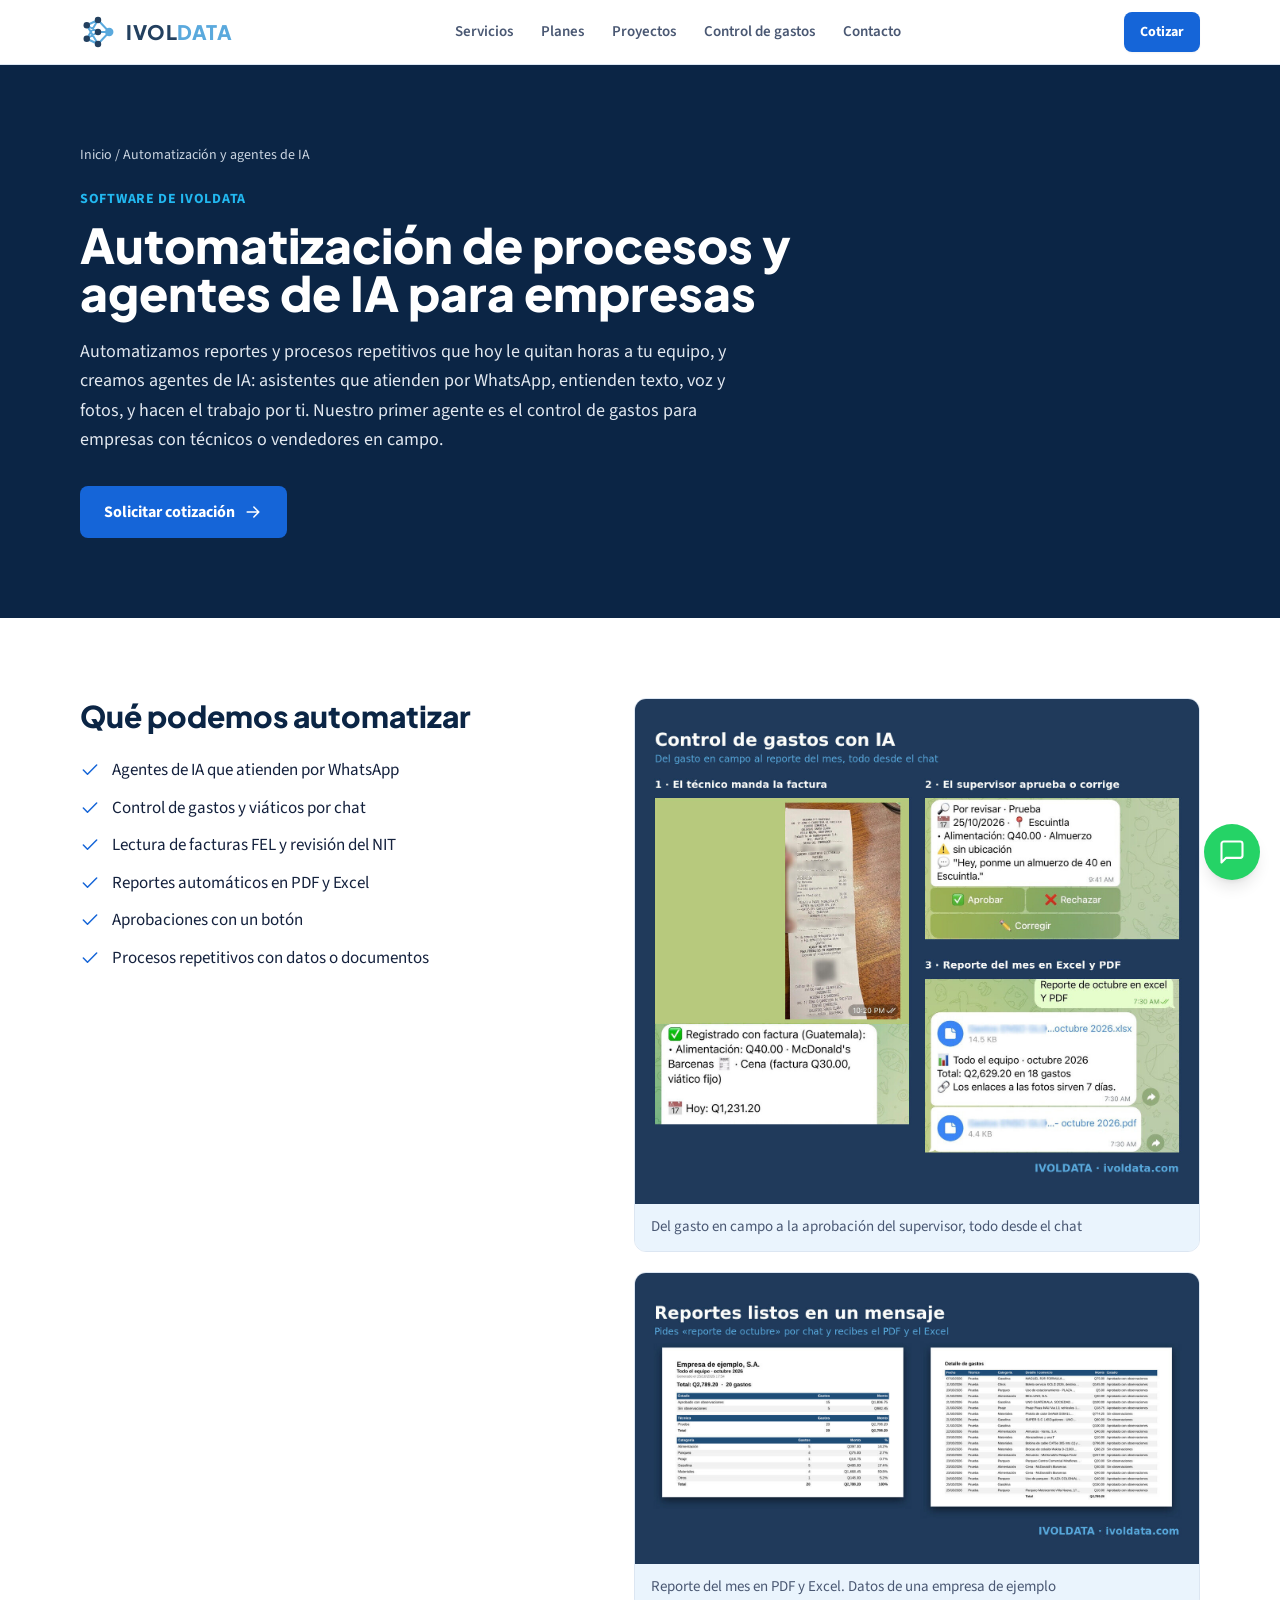
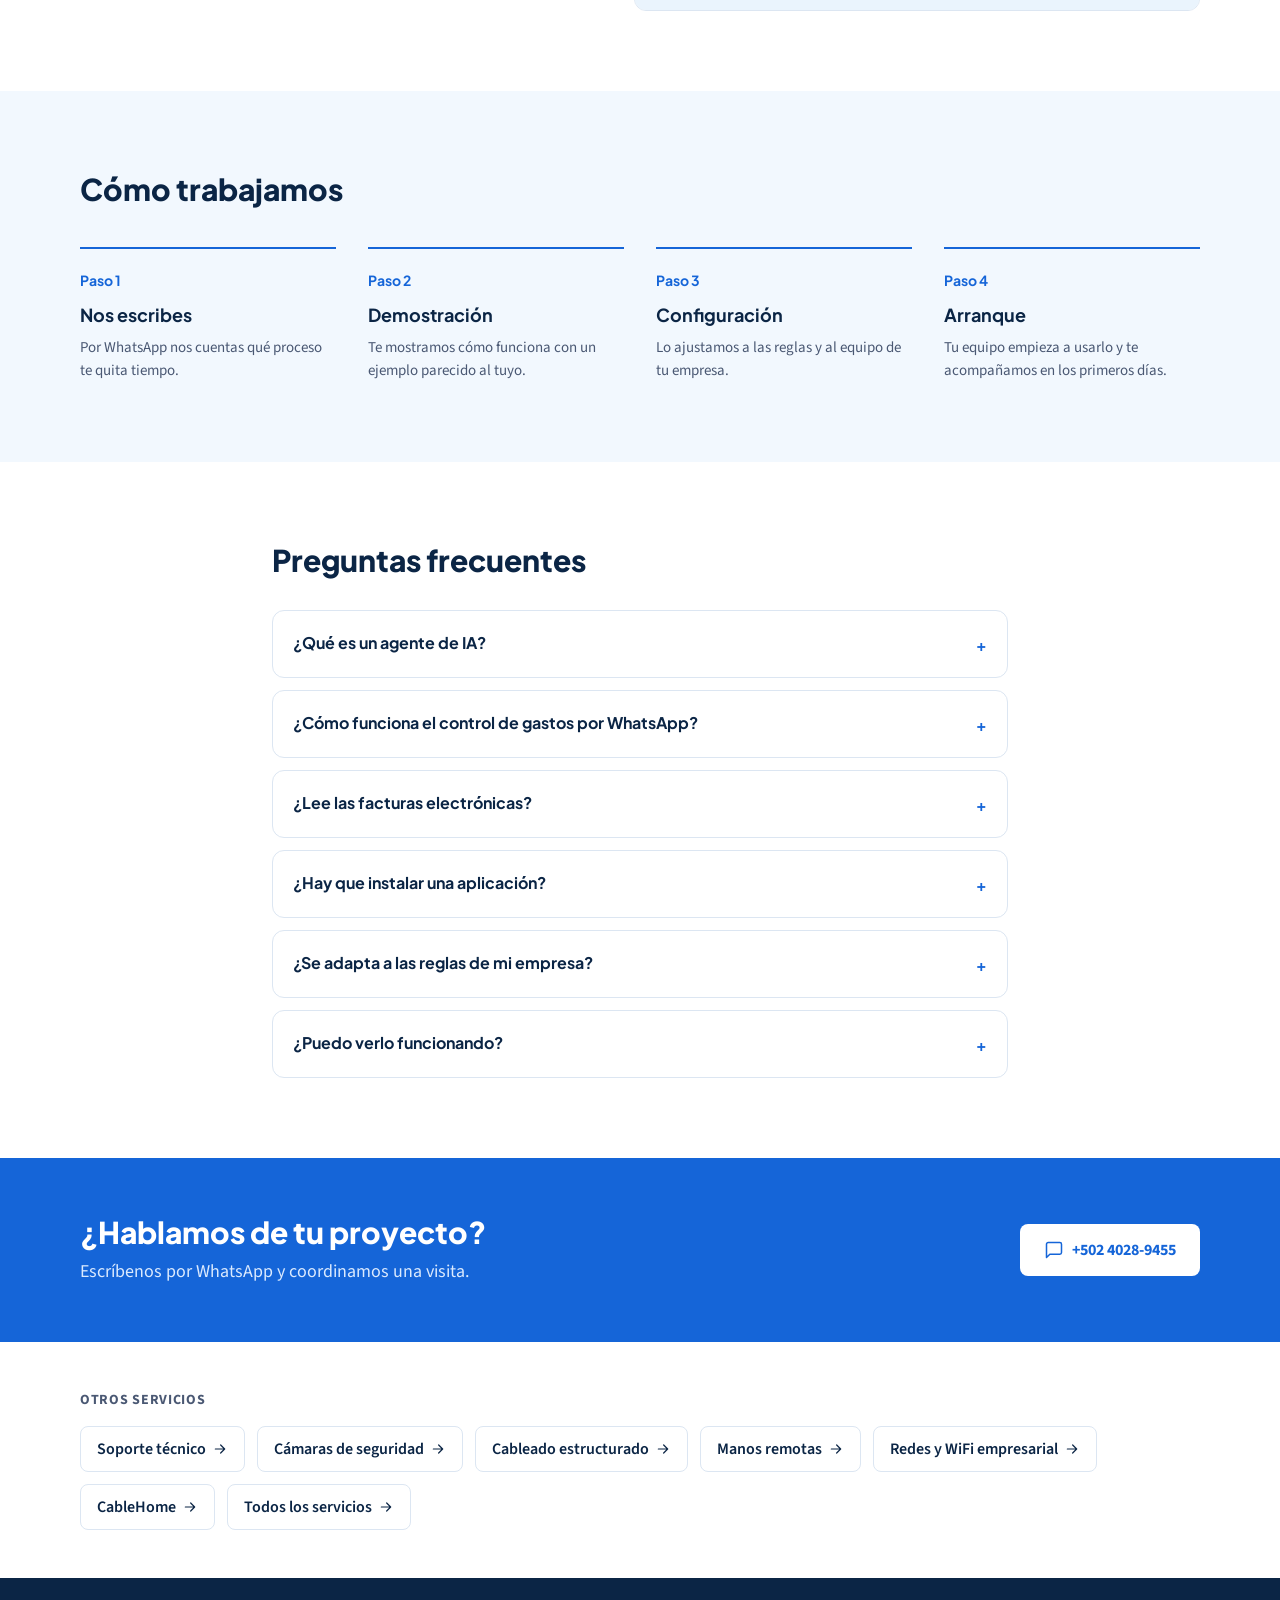
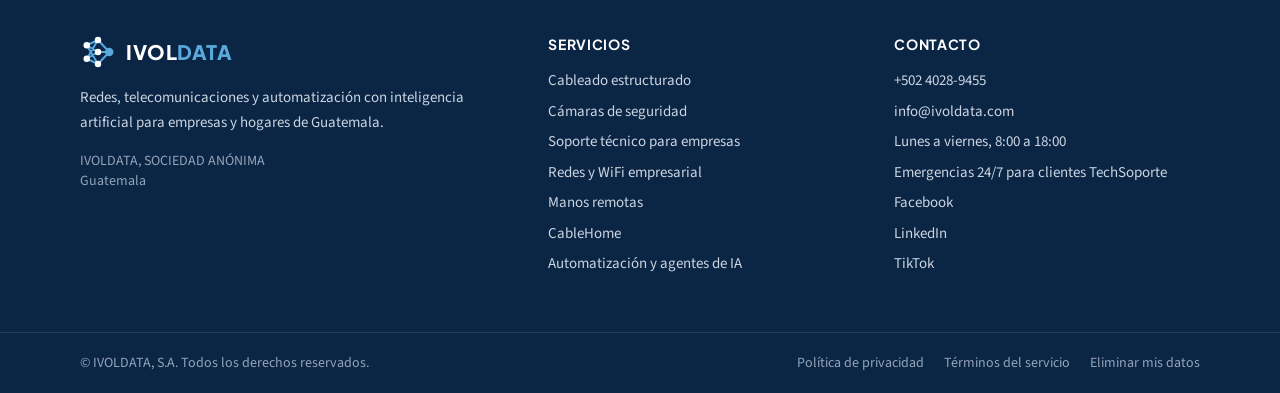
<file: automatizacion-ia.html>
<!doctype html>
<html lang="es">
<head>
<meta charset="utf-8">
<meta name="viewport" content="width=device-width, initial-scale=1, viewport-fit=cover">
<title>Automatización de procesos y agentes de IA para empresas en Guatemala | IVOLDATA</title>
<meta name="claude:viewport-fit-sides" content="cover">
<meta name="description" content="IVOLDATA automatiza procesos y crea agentes de inteligencia artificial para empresas en Guatemala: reportes, aprobaciones y control de gastos por WhatsApp que lee la factura FEL.">
<link rel="icon" href="logos/logo-a-red-neuronal.svg" type="image/svg+xml">
<link rel="preconnect" href="https://fonts.googleapis.com">
<link rel="preconnect" href="https://fonts.gstatic.com" crossorigin>
<link rel="stylesheet" href="https://fonts.googleapis.com/css2?family=Plus+Jakarta+Sans:wght@600;700;800&family=Source+Sans+3:wght@400;600;700&display=swap">
<link rel="stylesheet" href="css/sitio.css?v=202610311326">
<link rel="canonical" href="https://ivoldata.com/automatizacion-ia.html">
<meta property="og:type" content="website">
<meta property="og:title" content="Automatización de procesos y agentes de IA para empresas en Guatemala | IVOLDATA">
<meta property="og:description" content="IVOLDATA automatiza procesos y crea agentes de inteligencia artificial para empresas en Guatemala: reportes, aprobaciones y control de gastos por WhatsApp que lee la factura FEL.">
<meta property="og:url" content="https://ivoldata.com/automatizacion-ia.html">
<meta property="og:image" content="https://ivoldata.com/img/gastos-flujo.jpg">
<meta property="og:locale" content="es_GT">
<script type="application/ld+json">{"@context": "https://schema.org", "@type": "Service", "name": "Automatización de procesos con inteligencia artificial", "description": "IVOLDATA automatiza procesos y crea agentes de inteligencia artificial para empresas en Guatemala: reportes, aprobaciones y control de gastos por WhatsApp que lee la factura FEL.", "url": "https://ivoldata.com/automatizacion-ia.html", "provider": {"@type": "ProfessionalService", "@id": "https://ivoldata.com/#empresa", "name": "IVOLDATA", "url": "https://ivoldata.com/", "telephone": "+502 4028 9455"}, "areaServed": {"@type": "Country", "name": "Guatemala"}}</script>
<script type="application/ld+json">{"@context": "https://schema.org", "@type": "FAQPage", "mainEntity": [{"@type": "Question", "name": "¿Qué es un agente de IA?", "acceptedAnswer": {"@type": "Answer", "text": "Es un asistente con inteligencia artificial que entiende mensajes de texto, voz y fotos, y hace tareas por ti: registra datos, consulta, avisa y pide aprobaciones. Nuestro control de gastos por WhatsApp es un agente de IA."}}, {"@type": "Question", "name": "¿Cómo funciona el control de gastos por WhatsApp?", "acceptedAnswer": {"@type": "Answer", "text": "Cada técnico o vendedor manda su gasto por texto, nota de voz o foto de la factura. La empresa lo recibe ordenado, lo aprueba con un botón y saca el reporte del mes."}}, {"@type": "Question", "name": "¿Lee las facturas electrónicas?", "acceptedAnswer": {"@type": "Answer", "text": "Sí. Lee la factura FEL y revisa que venga al NIT de la empresa."}}, {"@type": "Question", "name": "¿Hay que instalar una aplicación?", "acceptedAnswer": {"@type": "Answer", "text": "No. Funciona en el chat que ya usan tus técnicos."}}, {"@type": "Question", "name": "¿Se adapta a las reglas de mi empresa?", "acceptedAnswer": {"@type": "Answer", "text": "Sí. Los topes de viáticos, las categorías y quién aprueba se configuran por empresa."}}, {"@type": "Question", "name": "¿Puedo verlo funcionando?", "acceptedAnswer": {"@type": "Answer", "text": "Sí. Escríbenos por WhatsApp y te hacemos una demostración."}}]}</script>
</head>
<body class="bg-white font-texto text-tinta antialiased">
<header class="sticky top-[env(safe-area-inset-top,0px)] z-40 border-b border-linea bg-white/95 backdrop-blur">
  <div class="gutter mx-auto flex max-w-6xl items-center justify-between gap-4 py-3">
    <a href="index.html" class="flex items-center gap-2.5 font-display text-xl font-extrabold tracking-wide text-marino"><svg class="h-9 w-9" viewBox="0 0 48 48" aria-hidden="true"><g stroke="#5AA9DD" stroke-width="2.6" stroke-linecap="round"><path d="M9 15 24 8M9 15 24 24M9 15 24 40M9 33 24 8M9 33 24 24M9 33 24 40M24 8 39 24M24 24 39 24M24 40 39 24"/></g><circle cx="9" cy="15" r="4.3" fill="#23405F"/><circle cx="9" cy="33" r="4.3" fill="#23405F"/><circle cx="24" cy="8" r="4.3" fill="#23405F"/><circle cx="24" cy="24" r="4.3" fill="#23405F"/><circle cx="24" cy="40" r="4.3" fill="#23405F"/><circle cx="39" cy="24" r="5.6" fill="#5AA9DD"/></svg><span style="color:#23405F">IVOL<span style="color:#5AA9DD">DATA</span></span></a>
    <nav aria-label="Principal" class="hidden items-center gap-7 text-[15px] font-semibold text-gris md:flex">
      <a class="hover:text-azul" href="index.html#servicios">Servicios</a>
      <a class="hover:text-azul" href="index.html#planes">Planes</a>
      <a class="hover:text-azul" href="index.html#proyectos">Proyectos</a>
      <a class="hover:text-azul" href="index.html#control-de-gastos">Control de gastos</a>
      <a class="hover:text-azul" href="index.html#contacto">Contacto</a>
    </nav>
    <a href="https://wa.me/50240289455?text=Hola%20IVOLDATA%2C%20quiero%20una%20cotizaci%C3%B3n" class="rounded-lg bg-azul px-4 py-2.5 text-sm font-bold text-white shadow-sm hover:bg-azul-oscuro">Cotizar</a>
  </div>
</header>
<main>
<section class="bg-marino text-white">
  <div class="gutter mx-auto max-w-6xl py-16 md:py-20">
    <nav aria-label="Ruta" class="text-sm text-slate-300"><a class="hover:text-white" href="index.html">Inicio</a> <span aria-hidden="true">/</span> Automatización y agentes de IA</nav>
    <p class="mt-6 text-sm font-bold uppercase tracking-wider text-celeste">Software de IVOLDATA</p>
    <h1 class="mt-3 max-w-3xl font-display text-3xl font-extrabold leading-tight md:text-5xl">Automatización de procesos y agentes de IA para empresas</h1>
    <p class="mt-5 max-w-2xl text-lg leading-relaxed text-slate-200">Automatizamos reportes y procesos repetitivos que hoy le quitan horas a tu equipo, y creamos agentes de IA: asistentes que atienden por WhatsApp, entienden texto, voz y fotos, y hacen el trabajo por ti. Nuestro primer agente es el control de gastos para empresas con técnicos o vendedores en campo.</p>
    <a href="https://wa.me/50240289455?text=Hola%20IVOLDATA%2C%20quiero%20una%20cotizaci%C3%B3n" class="mt-8 inline-flex items-center gap-2 rounded-lg bg-azul px-6 py-3.5 font-bold text-white hover:bg-azul-oscuro">Solicitar cotización <svg class="h-5 w-5" viewBox="0 0 24 24" fill="none" stroke="currentColor" stroke-width="1.8" stroke-linecap="round" stroke-linejoin="round" aria-hidden="true"><path d="M5 12h14M13 6l6 6-6 6"/></svg></a>
  </div>
</section>

<section class="bg-white">
  <div class="gutter mx-auto grid max-w-6xl gap-10 py-20 lg:grid-cols-[1fr_1.1fr]">
    <div class="min-w-0">
      <h2 class="font-display text-3xl font-extrabold text-marino">Qué podemos automatizar</h2>
      <ul class="mt-6 grid gap-3 text-[17px] text-tinta"><li class="flex gap-3"><span class="mt-0.5 shrink-0 text-azul"><svg class="h-5 w-5" viewBox="0 0 24 24" fill="none" stroke="currentColor" stroke-width="1.8" stroke-linecap="round" stroke-linejoin="round" aria-hidden="true"><path d="M20 6 9 17l-5-5"/></svg></span><span>Agentes de IA que atienden por WhatsApp</span></li><li class="flex gap-3"><span class="mt-0.5 shrink-0 text-azul"><svg class="h-5 w-5" viewBox="0 0 24 24" fill="none" stroke="currentColor" stroke-width="1.8" stroke-linecap="round" stroke-linejoin="round" aria-hidden="true"><path d="M20 6 9 17l-5-5"/></svg></span><span>Control de gastos y viáticos por chat</span></li><li class="flex gap-3"><span class="mt-0.5 shrink-0 text-azul"><svg class="h-5 w-5" viewBox="0 0 24 24" fill="none" stroke="currentColor" stroke-width="1.8" stroke-linecap="round" stroke-linejoin="round" aria-hidden="true"><path d="M20 6 9 17l-5-5"/></svg></span><span>Lectura de facturas FEL y revisión del NIT</span></li><li class="flex gap-3"><span class="mt-0.5 shrink-0 text-azul"><svg class="h-5 w-5" viewBox="0 0 24 24" fill="none" stroke="currentColor" stroke-width="1.8" stroke-linecap="round" stroke-linejoin="round" aria-hidden="true"><path d="M20 6 9 17l-5-5"/></svg></span><span>Reportes automáticos en PDF y Excel</span></li><li class="flex gap-3"><span class="mt-0.5 shrink-0 text-azul"><svg class="h-5 w-5" viewBox="0 0 24 24" fill="none" stroke="currentColor" stroke-width="1.8" stroke-linecap="round" stroke-linejoin="round" aria-hidden="true"><path d="M20 6 9 17l-5-5"/></svg></span><span>Aprobaciones con un botón</span></li><li class="flex gap-3"><span class="mt-0.5 shrink-0 text-azul"><svg class="h-5 w-5" viewBox="0 0 24 24" fill="none" stroke="currentColor" stroke-width="1.8" stroke-linecap="round" stroke-linejoin="round" aria-hidden="true"><path d="M20 6 9 17l-5-5"/></svg></span><span>Procesos repetitivos con datos o documentos</span></li></ul>
    </div>
    <div class="min-w-0">
      <div class="grid grid-cols-2 gap-3 sm:gap-5">
      <figure class="col-span-2 min-w-0 overflow-hidden rounded-xl border border-linea"><img src="img/gastos-flujo.jpg" alt="Del gasto en campo a la aprobación del supervisor, todo desde el chat" loading="lazy" class="w-full"><figcaption class="bg-hielo px-4 py-3 text-[15px] text-gris">Del gasto en campo a la aprobación del supervisor, todo desde el chat</figcaption></figure>
      <figure class="col-span-2 min-w-0 overflow-hidden rounded-xl border border-linea"><img src="img/gastos-reporte.jpg" alt="Reporte del mes en PDF y Excel. Datos de una empresa de ejemplo" loading="lazy" class="w-full"><figcaption class="bg-hielo px-4 py-3 text-[15px] text-gris">Reporte del mes en PDF y Excel. Datos de una empresa de ejemplo</figcaption></figure>
      </div>
    </div>
  </div>
</section>

<section class="bg-hielo/60">
  <div class="gutter mx-auto max-w-6xl py-20">
    <h2 class="font-display text-3xl font-extrabold text-marino">Cómo trabajamos</h2>
    <ol class="mt-10 grid gap-8 sm:grid-cols-2 lg:grid-cols-4">
      <li class="min-w-0 border-t-2 border-azul pt-5"><span class="font-display text-sm font-bold text-azul">Paso 1</span><h3 class="mt-2 font-display text-lg font-bold text-marino">Nos escribes</h3><p class="mt-2 text-[15px] text-gris">Por WhatsApp nos cuentas qué proceso te quita tiempo.</p></li>
      <li class="min-w-0 border-t-2 border-azul pt-5"><span class="font-display text-sm font-bold text-azul">Paso 2</span><h3 class="mt-2 font-display text-lg font-bold text-marino">Demostración</h3><p class="mt-2 text-[15px] text-gris">Te mostramos cómo funciona con un ejemplo parecido al tuyo.</p></li>
      <li class="min-w-0 border-t-2 border-azul pt-5"><span class="font-display text-sm font-bold text-azul">Paso 3</span><h3 class="mt-2 font-display text-lg font-bold text-marino">Configuración</h3><p class="mt-2 text-[15px] text-gris">Lo ajustamos a las reglas y al equipo de tu empresa.</p></li>
      <li class="min-w-0 border-t-2 border-azul pt-5"><span class="font-display text-sm font-bold text-azul">Paso 4</span><h3 class="mt-2 font-display text-lg font-bold text-marino">Arranque</h3><p class="mt-2 text-[15px] text-gris">Tu equipo empieza a usarlo y te acompañamos en los primeros días.</p></li>
    </ol>
  </div>
</section>

<section class="bg-white">
  <div class="gutter mx-auto max-w-3xl py-20">
    <h2 class="font-display text-3xl font-extrabold text-marino">Preguntas frecuentes</h2>
    <div class="mt-8 grid gap-3">
      <details class="group rounded-xl border border-linea bg-white p-5 open:shadow-sm"><summary class="flex cursor-pointer list-none items-start justify-between gap-4 font-display font-bold text-marino">¿Qué es un agente de IA?<span class="mt-0.5 shrink-0 text-azul transition group-open:rotate-45">+</span></summary><p class="mt-3 text-[15px] leading-relaxed text-gris">Es un asistente con inteligencia artificial que entiende mensajes de texto, voz y fotos, y hace tareas por ti: registra datos, consulta, avisa y pide aprobaciones. Nuestro control de gastos por WhatsApp es un agente de IA.</p></details>
      <details class="group rounded-xl border border-linea bg-white p-5 open:shadow-sm"><summary class="flex cursor-pointer list-none items-start justify-between gap-4 font-display font-bold text-marino">¿Cómo funciona el control de gastos por WhatsApp?<span class="mt-0.5 shrink-0 text-azul transition group-open:rotate-45">+</span></summary><p class="mt-3 text-[15px] leading-relaxed text-gris">Cada técnico o vendedor manda su gasto por texto, nota de voz o foto de la factura. La empresa lo recibe ordenado, lo aprueba con un botón y saca el reporte del mes.</p></details>
      <details class="group rounded-xl border border-linea bg-white p-5 open:shadow-sm"><summary class="flex cursor-pointer list-none items-start justify-between gap-4 font-display font-bold text-marino">¿Lee las facturas electrónicas?<span class="mt-0.5 shrink-0 text-azul transition group-open:rotate-45">+</span></summary><p class="mt-3 text-[15px] leading-relaxed text-gris">Sí. Lee la factura FEL y revisa que venga al NIT de la empresa.</p></details>
      <details class="group rounded-xl border border-linea bg-white p-5 open:shadow-sm"><summary class="flex cursor-pointer list-none items-start justify-between gap-4 font-display font-bold text-marino">¿Hay que instalar una aplicación?<span class="mt-0.5 shrink-0 text-azul transition group-open:rotate-45">+</span></summary><p class="mt-3 text-[15px] leading-relaxed text-gris">No. Funciona en el chat que ya usan tus técnicos.</p></details>
      <details class="group rounded-xl border border-linea bg-white p-5 open:shadow-sm"><summary class="flex cursor-pointer list-none items-start justify-between gap-4 font-display font-bold text-marino">¿Se adapta a las reglas de mi empresa?<span class="mt-0.5 shrink-0 text-azul transition group-open:rotate-45">+</span></summary><p class="mt-3 text-[15px] leading-relaxed text-gris">Sí. Los topes de viáticos, las categorías y quién aprueba se configuran por empresa.</p></details>
      <details class="group rounded-xl border border-linea bg-white p-5 open:shadow-sm"><summary class="flex cursor-pointer list-none items-start justify-between gap-4 font-display font-bold text-marino">¿Puedo verlo funcionando?<span class="mt-0.5 shrink-0 text-azul transition group-open:rotate-45">+</span></summary><p class="mt-3 text-[15px] leading-relaxed text-gris">Sí. Escríbenos por WhatsApp y te hacemos una demostración.</p></details>
    </div>
  </div>
</section>

<section class="bg-azul text-white">
  <div class="gutter mx-auto flex max-w-6xl flex-wrap items-center justify-between gap-6 py-14">
    <div class="min-w-0"><h2 class="font-display text-3xl font-extrabold">¿Hablamos de tu proyecto?</h2><p class="mt-2 text-lg text-blue-100">Escríbenos por WhatsApp y coordinamos una visita.</p></div>
    <a href="https://wa.me/50240289455?text=Hola%20IVOLDATA%2C%20quiero%20una%20cotizaci%C3%B3n" class="inline-flex items-center gap-2 rounded-lg bg-white px-6 py-3.5 font-bold text-azul hover:bg-hielo"><svg class="h-5 w-5" viewBox="0 0 24 24" fill="none" stroke="currentColor" stroke-width="1.8" stroke-linecap="round" stroke-linejoin="round" aria-hidden="true"><path d="M21 15a2 2 0 0 1-2 2H7l-4 4V5a2 2 0 0 1 2-2h14a2 2 0 0 1 2 2z"/></svg> +502 4028-9455</a>
  </div>
</section>

<section class="bg-white">
  <div class="gutter mx-auto max-w-6xl py-12">
    <p class="text-sm font-bold uppercase tracking-wider text-gris">Otros servicios</p>
    <div class="mt-4 flex flex-wrap gap-3"><a href="soporte-tecnico.html" class="inline-flex items-center gap-1.5 rounded-lg border border-linea bg-white px-4 py-2.5 font-semibold text-marino hover:border-celeste">Soporte técnico <svg class="h-4 w-4" viewBox="0 0 24 24" fill="none" stroke="currentColor" stroke-width="1.8" stroke-linecap="round" stroke-linejoin="round" aria-hidden="true"><path d="M5 12h14M13 6l6 6-6 6"/></svg></a><a href="camaras-de-seguridad.html" class="inline-flex items-center gap-1.5 rounded-lg border border-linea bg-white px-4 py-2.5 font-semibold text-marino hover:border-celeste">Cámaras de seguridad <svg class="h-4 w-4" viewBox="0 0 24 24" fill="none" stroke="currentColor" stroke-width="1.8" stroke-linecap="round" stroke-linejoin="round" aria-hidden="true"><path d="M5 12h14M13 6l6 6-6 6"/></svg></a><a href="cableado-estructurado.html" class="inline-flex items-center gap-1.5 rounded-lg border border-linea bg-white px-4 py-2.5 font-semibold text-marino hover:border-celeste">Cableado estructurado <svg class="h-4 w-4" viewBox="0 0 24 24" fill="none" stroke="currentColor" stroke-width="1.8" stroke-linecap="round" stroke-linejoin="round" aria-hidden="true"><path d="M5 12h14M13 6l6 6-6 6"/></svg></a><a href="manos-remotas.html" class="inline-flex items-center gap-1.5 rounded-lg border border-linea bg-white px-4 py-2.5 font-semibold text-marino hover:border-celeste">Manos remotas <svg class="h-4 w-4" viewBox="0 0 24 24" fill="none" stroke="currentColor" stroke-width="1.8" stroke-linecap="round" stroke-linejoin="round" aria-hidden="true"><path d="M5 12h14M13 6l6 6-6 6"/></svg></a><a href="redes-y-wifi.html" class="inline-flex items-center gap-1.5 rounded-lg border border-linea bg-white px-4 py-2.5 font-semibold text-marino hover:border-celeste">Redes y WiFi empresarial <svg class="h-4 w-4" viewBox="0 0 24 24" fill="none" stroke="currentColor" stroke-width="1.8" stroke-linecap="round" stroke-linejoin="round" aria-hidden="true"><path d="M5 12h14M13 6l6 6-6 6"/></svg></a><a href="cablehome.html" class="inline-flex items-center gap-1.5 rounded-lg border border-linea bg-white px-4 py-2.5 font-semibold text-marino hover:border-celeste">CableHome <svg class="h-4 w-4" viewBox="0 0 24 24" fill="none" stroke="currentColor" stroke-width="1.8" stroke-linecap="round" stroke-linejoin="round" aria-hidden="true"><path d="M5 12h14M13 6l6 6-6 6"/></svg></a><a href="index.html#servicios" class="inline-flex items-center gap-1.5 rounded-lg border border-linea bg-white px-4 py-2.5 font-semibold text-marino hover:border-celeste">Todos los servicios <svg class="h-4 w-4" viewBox="0 0 24 24" fill="none" stroke="currentColor" stroke-width="1.8" stroke-linecap="round" stroke-linejoin="round" aria-hidden="true"><path d="M5 12h14M13 6l6 6-6 6"/></svg></a></div>
  </div>
</section>
</main>
<a href="https://wa.me/50240289455?text=Hola%20IVOLDATA%2C%20quiero%20una%20cotizaci%C3%B3n" aria-label="Escríbenos por WhatsApp" class="fixed z-50 grid h-14 w-14 place-items-center rounded-full bg-[#25D366] text-white shadow-lg hover:scale-105" style="right:calc(20px + env(safe-area-inset-right,0px));bottom:calc(20px + env(safe-area-inset-bottom,0px))"><svg class="h-7 w-7" viewBox="0 0 24 24" fill="none" stroke="currentColor" stroke-width="1.8" stroke-linecap="round" stroke-linejoin="round" aria-hidden="true"><path d="M21 15a2 2 0 0 1-2 2H7l-4 4V5a2 2 0 0 1 2-2h14a2 2 0 0 1 2 2z"/></svg></a>
<footer class="bg-marino text-slate-300">
  <div class="gutter mx-auto grid max-w-6xl gap-10 py-14 md:grid-cols-[1.4fr_1fr_1fr]">
    <div class="min-w-0">
      <a href="index.html" class="flex items-center gap-2.5 font-display text-xl font-extrabold tracking-wide text-white"><svg class="h-9 w-9" viewBox="0 0 48 48" aria-hidden="true"><g stroke="#5AA9DD" stroke-width="2.6" stroke-linecap="round"><path d="M9 15 24 8M9 15 24 24M9 15 24 40M9 33 24 8M9 33 24 24M9 33 24 40M24 8 39 24M24 24 39 24M24 40 39 24"/></g><circle cx="9" cy="15" r="4.3" fill="#FFFFFF"/><circle cx="9" cy="33" r="4.3" fill="#FFFFFF"/><circle cx="24" cy="8" r="4.3" fill="#FFFFFF"/><circle cx="24" cy="24" r="4.3" fill="#FFFFFF"/><circle cx="24" cy="40" r="4.3" fill="#FFFFFF"/><circle cx="39" cy="24" r="5.6" fill="#5AA9DD"/></svg><span>IVOL<span style="color:#5AA9DD">DATA</span></span></a>
      <p class="mt-4 max-w-sm text-[15px] leading-relaxed">Redes, telecomunicaciones y automatización con inteligencia artificial para empresas y hogares de Guatemala.</p>
      <p class="mt-4 text-sm text-slate-400">IVOLDATA, SOCIEDAD ANÓNIMA<br>Guatemala</p>
    </div>
    <div>
      <h2 class="font-display text-sm font-bold uppercase tracking-wider text-white">Servicios</h2>
      <ul class="mt-4 space-y-2 text-[15px]">
        <li><a class="hover:text-white" href="cableado-estructurado.html">Cableado estructurado</a></li>
        <li><a class="hover:text-white" href="camaras-de-seguridad.html">Cámaras de seguridad</a></li>
        <li><a class="hover:text-white" href="soporte-tecnico.html">Soporte técnico para empresas</a></li>
        <li><a class="hover:text-white" href="redes-y-wifi.html">Redes y WiFi empresarial</a></li>
        <li><a class="hover:text-white" href="manos-remotas.html">Manos remotas</a></li>
        <li><a class="hover:text-white" href="cablehome.html">CableHome</a></li>
        <li><a class="hover:text-white" href="automatizacion-ia.html">Automatización y agentes de IA</a></li>
      </ul>
    </div>
    <div>
      <h2 class="font-display text-sm font-bold uppercase tracking-wider text-white">Contacto</h2>
      <ul class="mt-4 space-y-2 text-[15px]">
        <li>+502 4028-9455</li>
        <li><a class="hover:text-white" href="mailto:info@ivoldata.com">info@ivoldata.com</a></li>
        <li>Lunes a viernes, 8:00 a 18:00</li>
        <li>Emergencias 24/7 para clientes TechSoporte</li>
        <li><a class="hover:text-white" href="https://www.facebook.com/Ivoldata" rel="noopener">Facebook</a></li>
        <li><a class="hover:text-white" href="https://www.linkedin.com/company/ivoldata/" rel="noopener">LinkedIn</a></li>
        <li><a class="hover:text-white" href="https://www.tiktok.com/@ivoldata" rel="noopener">TikTok</a></li>
      </ul>
    </div>
  </div>
  <div class="border-t border-white/10">
    <div class="gutter mx-auto flex max-w-6xl flex-wrap items-center justify-between gap-3 py-5 text-sm text-slate-400">
      <p>© IVOLDATA, S.A. Todos los derechos reservados.</p>
      <nav aria-label="Legal" class="flex flex-wrap gap-5"><a class="hover:text-white" href="privacidad.html">Política de privacidad</a><a class="hover:text-white" href="terminos.html">Términos del servicio</a><a class="hover:text-white" href="privacidad.html#eliminar">Eliminar mis datos</a></nav>
    </div>
  </div>
</footer>
</body>
</html>
</file>
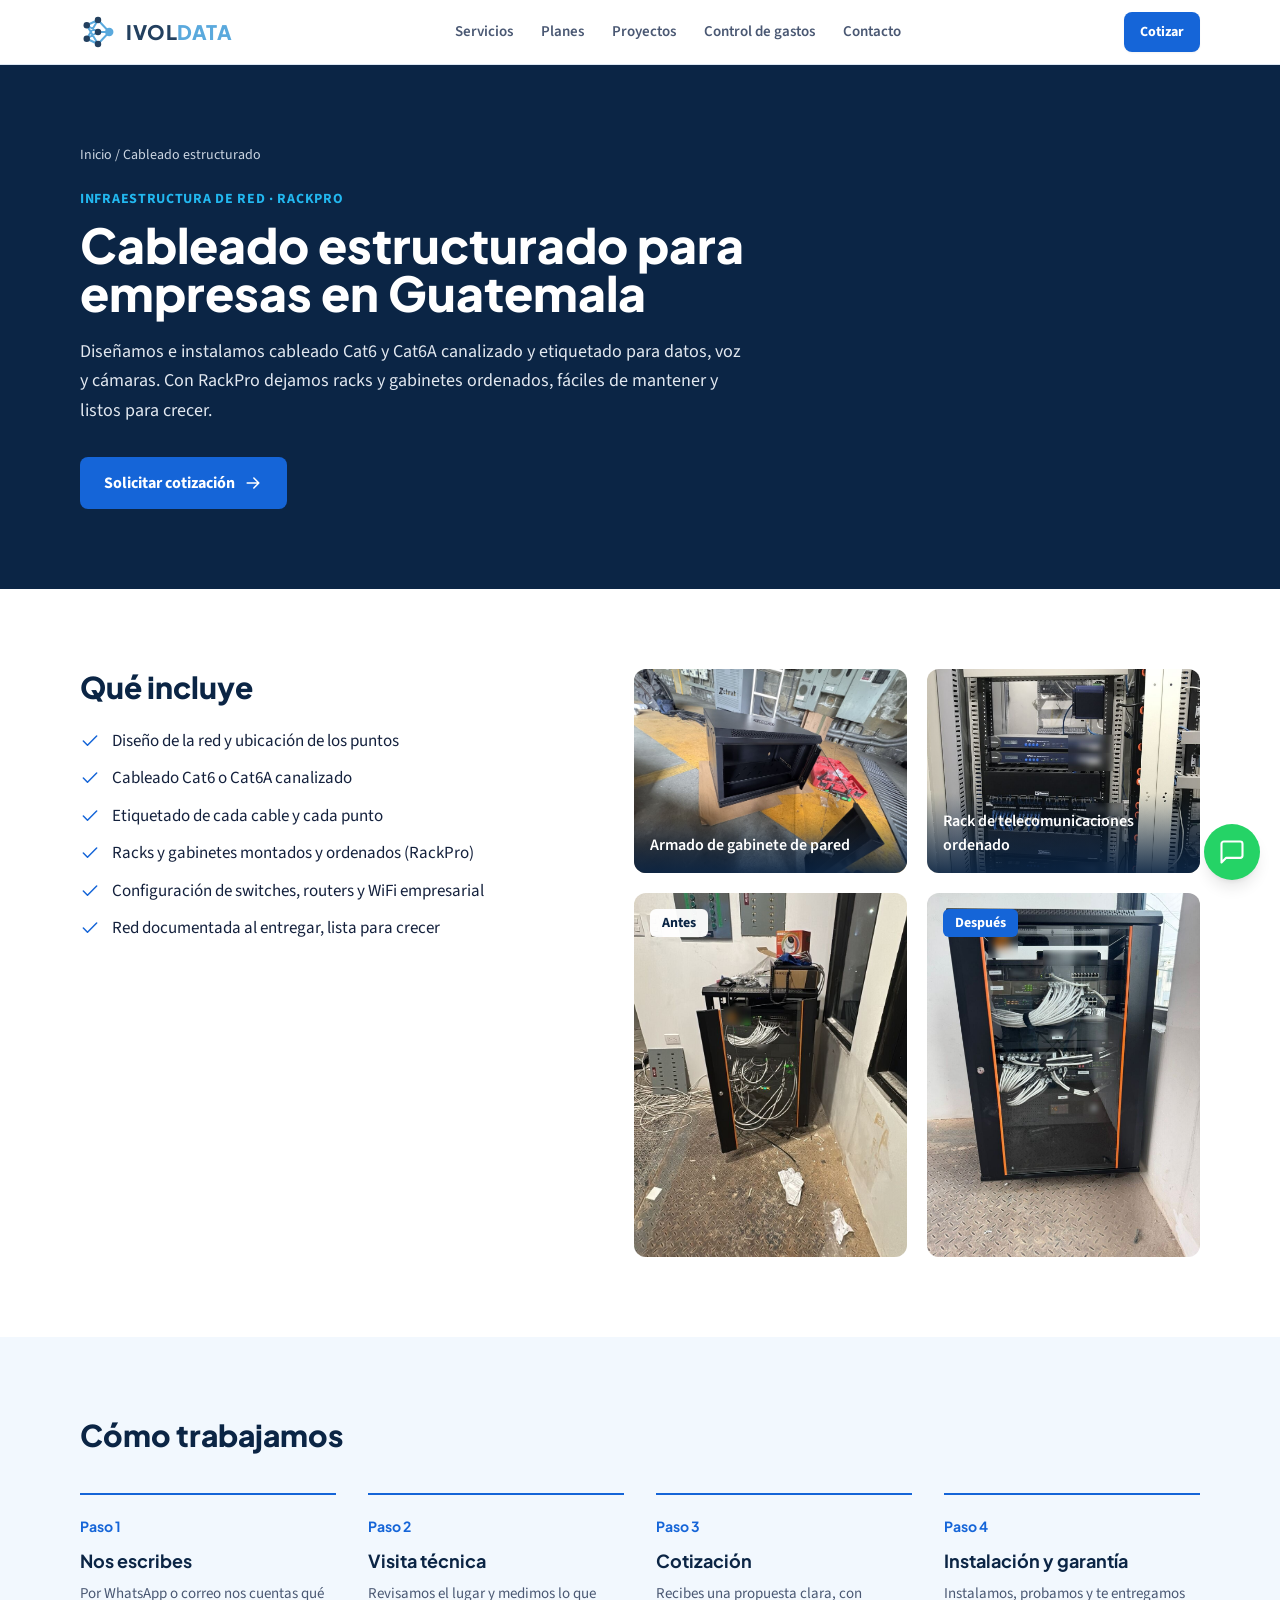
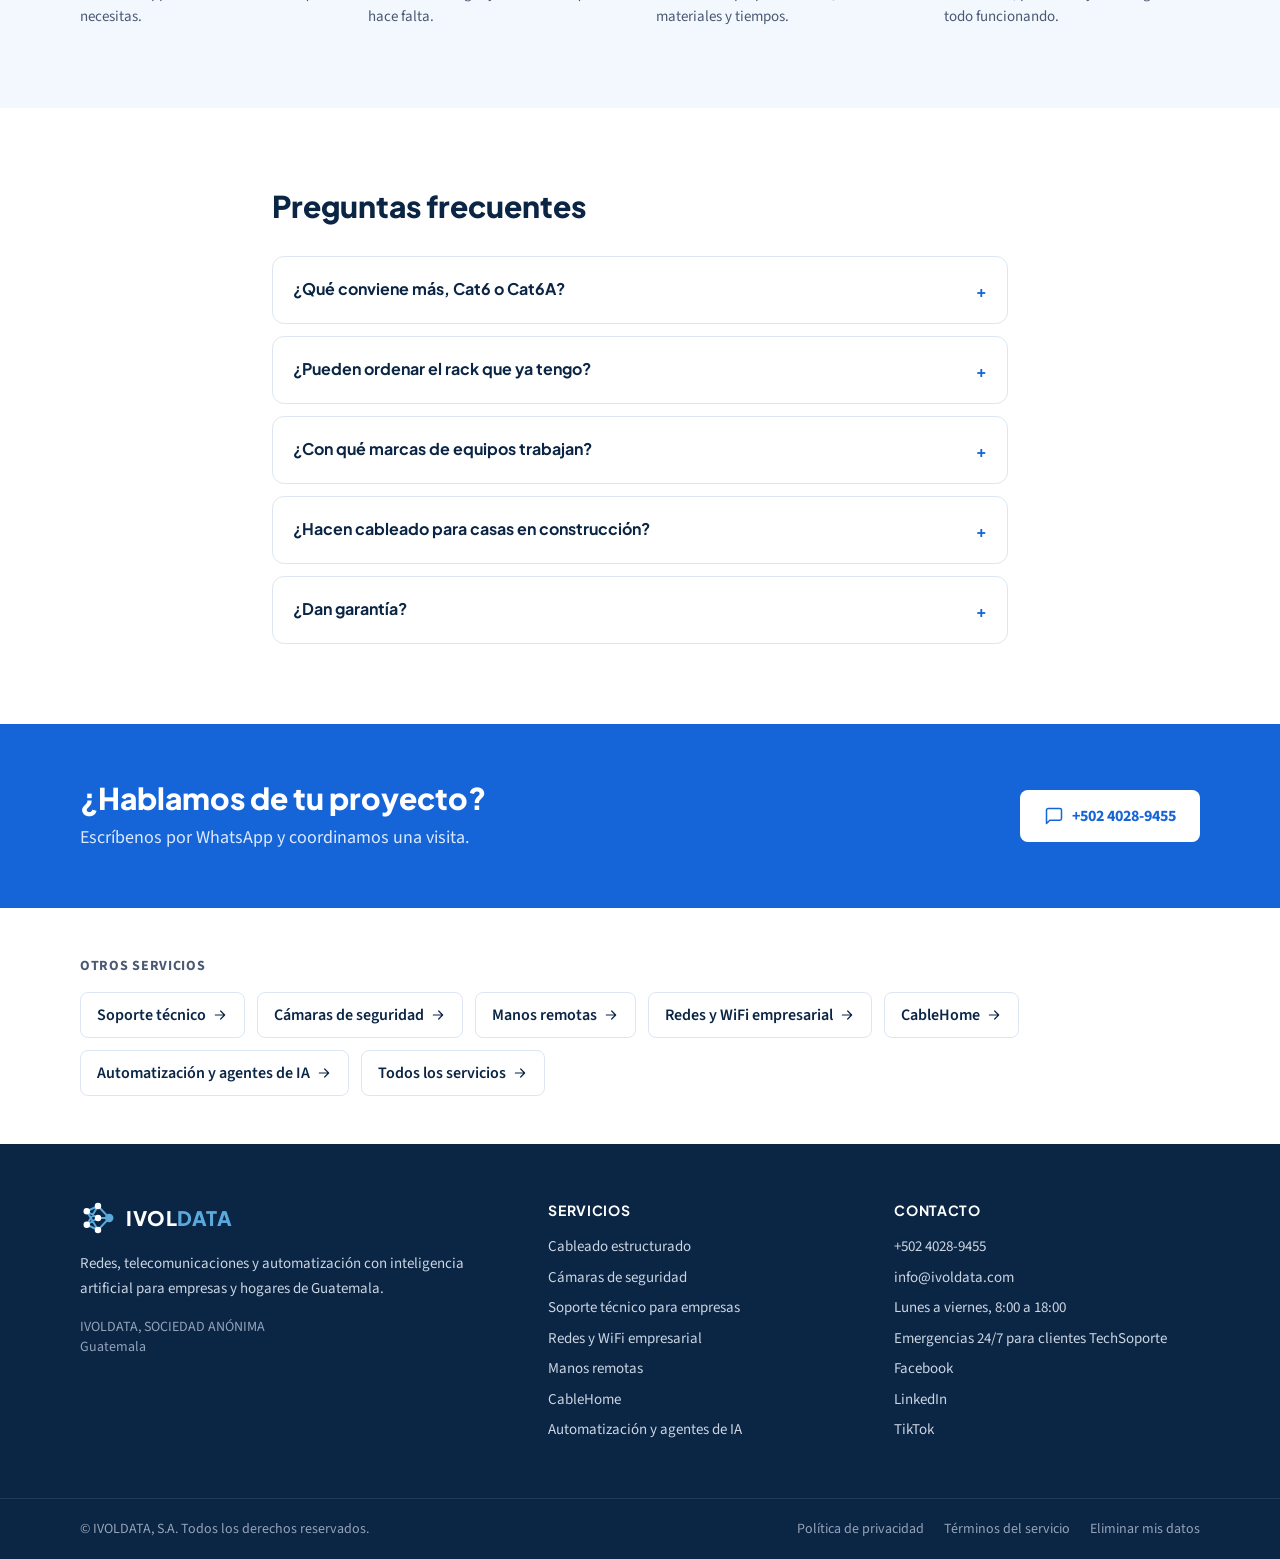
<file: cableado-estructurado.html>
<!doctype html>
<html lang="es">
<head>
<meta charset="utf-8">
<meta name="viewport" content="width=device-width, initial-scale=1, viewport-fit=cover">
<title>Cableado estructurado en Guatemala | Cat6 y Cat6A | IVOLDATA</title>
<meta name="claude:viewport-fit-sides" content="cover">
<meta name="description" content="Cableado estructurado Cat6 y Cat6A para empresas en Guatemala: canalizado y etiquetado para datos, voz y cámaras, con racks y gabinetes ordenados (RackPro) y red documentada.">
<link rel="icon" href="logos/logo-a-red-neuronal.svg" type="image/svg+xml">
<link rel="preconnect" href="https://fonts.googleapis.com">
<link rel="preconnect" href="https://fonts.gstatic.com" crossorigin>
<link rel="stylesheet" href="https://fonts.googleapis.com/css2?family=Plus+Jakarta+Sans:wght@600;700;800&family=Source+Sans+3:wght@400;600;700&display=swap">
<link rel="stylesheet" href="css/sitio.css?v=202610311326">
<link rel="canonical" href="https://ivoldata.com/cableado-estructurado.html">
<meta property="og:type" content="website">
<meta property="og:title" content="Cableado estructurado en Guatemala | Cat6 y Cat6A | IVOLDATA">
<meta property="og:description" content="Cableado estructurado Cat6 y Cat6A para empresas en Guatemala: canalizado y etiquetado para datos, voz y cámaras, con racks y gabinetes ordenados (RackPro) y red documentada.">
<meta property="og:url" content="https://ivoldata.com/cableado-estructurado.html">
<meta property="og:image" content="https://ivoldata.com/img/gabinete-armado.jpg">
<meta property="og:locale" content="es_GT">
<script type="application/ld+json">{"@context": "https://schema.org", "@type": "Service", "name": "Cableado estructurado Cat6 y Cat6A, racks y gabinetes", "description": "Cableado estructurado Cat6 y Cat6A para empresas en Guatemala: canalizado y etiquetado para datos, voz y cámaras, con racks y gabinetes ordenados (RackPro) y red documentada.", "url": "https://ivoldata.com/cableado-estructurado.html", "provider": {"@type": "ProfessionalService", "@id": "https://ivoldata.com/#empresa", "name": "IVOLDATA", "url": "https://ivoldata.com/", "telephone": "+502 4028 9455"}, "areaServed": {"@type": "Country", "name": "Guatemala"}}</script>
<script type="application/ld+json">{"@context": "https://schema.org", "@type": "FAQPage", "mainEntity": [{"@type": "Question", "name": "¿Qué conviene más, Cat6 o Cat6A?", "acceptedAnswer": {"@type": "Answer", "text": "Cat6 llega a 10 Gbps en tramos de hasta unos 55 metros y alcanza para la mayoría de oficinas. Cat6A llega a 10 Gbps hasta 100 metros y conviene si la red va a crecer o lleva muchos access points. En la visita te recomendamos el adecuado."}}, {"@type": "Question", "name": "¿Pueden ordenar el rack que ya tengo?", "acceptedAnswer": {"@type": "Answer", "text": "Sí. Con RackPro peinamos, etiquetamos y reorganizamos racks y gabinetes existentes, como en el antes y después de esta página."}}, {"@type": "Question", "name": "¿Con qué marcas de equipos trabajan?", "acceptedAnswer": {"@type": "Answer", "text": "Tenemos experiencia con Cisco, MikroTik, TP-Link Omada y Yeastar."}}, {"@type": "Question", "name": "¿Hacen cableado para casas en construcción?", "acceptedAnswer": {"@type": "Answer", "text": "Sí. Con CableHome te acompañamos desde la obra gris para dejar tubería, puntos de red y preparación para cámaras."}}, {"@type": "Question", "name": "¿Dan garantía?", "acceptedAnswer": {"@type": "Answer", "text": "Sí. Respondemos por cada instalación que entregamos."}}]}</script>
</head>
<body class="bg-white font-texto text-tinta antialiased">
<header class="sticky top-[env(safe-area-inset-top,0px)] z-40 border-b border-linea bg-white/95 backdrop-blur">
  <div class="gutter mx-auto flex max-w-6xl items-center justify-between gap-4 py-3">
    <a href="index.html" class="flex items-center gap-2.5 font-display text-xl font-extrabold tracking-wide text-marino"><svg class="h-9 w-9" viewBox="0 0 48 48" aria-hidden="true"><g stroke="#5AA9DD" stroke-width="2.6" stroke-linecap="round"><path d="M9 15 24 8M9 15 24 24M9 15 24 40M9 33 24 8M9 33 24 24M9 33 24 40M24 8 39 24M24 24 39 24M24 40 39 24"/></g><circle cx="9" cy="15" r="4.3" fill="#23405F"/><circle cx="9" cy="33" r="4.3" fill="#23405F"/><circle cx="24" cy="8" r="4.3" fill="#23405F"/><circle cx="24" cy="24" r="4.3" fill="#23405F"/><circle cx="24" cy="40" r="4.3" fill="#23405F"/><circle cx="39" cy="24" r="5.6" fill="#5AA9DD"/></svg><span style="color:#23405F">IVOL<span style="color:#5AA9DD">DATA</span></span></a>
    <nav aria-label="Principal" class="hidden items-center gap-7 text-[15px] font-semibold text-gris md:flex">
      <a class="hover:text-azul" href="index.html#servicios">Servicios</a>
      <a class="hover:text-azul" href="index.html#planes">Planes</a>
      <a class="hover:text-azul" href="index.html#proyectos">Proyectos</a>
      <a class="hover:text-azul" href="index.html#control-de-gastos">Control de gastos</a>
      <a class="hover:text-azul" href="index.html#contacto">Contacto</a>
    </nav>
    <a href="https://wa.me/50240289455?text=Hola%20IVOLDATA%2C%20quiero%20una%20cotizaci%C3%B3n" class="rounded-lg bg-azul px-4 py-2.5 text-sm font-bold text-white shadow-sm hover:bg-azul-oscuro">Cotizar</a>
  </div>
</header>
<main>
<section class="bg-marino text-white">
  <div class="gutter mx-auto max-w-6xl py-16 md:py-20">
    <nav aria-label="Ruta" class="text-sm text-slate-300"><a class="hover:text-white" href="index.html">Inicio</a> <span aria-hidden="true">/</span> Cableado estructurado</nav>
    <p class="mt-6 text-sm font-bold uppercase tracking-wider text-celeste">Infraestructura de red · RackPro</p>
    <h1 class="mt-3 max-w-3xl font-display text-3xl font-extrabold leading-tight md:text-5xl">Cableado estructurado para empresas en Guatemala</h1>
    <p class="mt-5 max-w-2xl text-lg leading-relaxed text-slate-200">Diseñamos e instalamos cableado Cat6 y Cat6A canalizado y etiquetado para datos, voz y cámaras. Con RackPro dejamos racks y gabinetes ordenados, fáciles de mantener y listos para crecer.</p>
    <a href="https://wa.me/50240289455?text=Hola%20IVOLDATA%2C%20quiero%20una%20cotizaci%C3%B3n" class="mt-8 inline-flex items-center gap-2 rounded-lg bg-azul px-6 py-3.5 font-bold text-white hover:bg-azul-oscuro">Solicitar cotización <svg class="h-5 w-5" viewBox="0 0 24 24" fill="none" stroke="currentColor" stroke-width="1.8" stroke-linecap="round" stroke-linejoin="round" aria-hidden="true"><path d="M5 12h14M13 6l6 6-6 6"/></svg></a>
  </div>
</section>

<section class="bg-white">
  <div class="gutter mx-auto grid max-w-6xl gap-10 py-20 lg:grid-cols-[1fr_1.1fr]">
    <div class="min-w-0">
      <h2 class="font-display text-3xl font-extrabold text-marino">Qué incluye</h2>
      <ul class="mt-6 grid gap-3 text-[17px] text-tinta"><li class="flex gap-3"><span class="mt-0.5 shrink-0 text-azul"><svg class="h-5 w-5" viewBox="0 0 24 24" fill="none" stroke="currentColor" stroke-width="1.8" stroke-linecap="round" stroke-linejoin="round" aria-hidden="true"><path d="M20 6 9 17l-5-5"/></svg></span><span>Diseño de la red y ubicación de los puntos</span></li><li class="flex gap-3"><span class="mt-0.5 shrink-0 text-azul"><svg class="h-5 w-5" viewBox="0 0 24 24" fill="none" stroke="currentColor" stroke-width="1.8" stroke-linecap="round" stroke-linejoin="round" aria-hidden="true"><path d="M20 6 9 17l-5-5"/></svg></span><span>Cableado Cat6 o Cat6A canalizado</span></li><li class="flex gap-3"><span class="mt-0.5 shrink-0 text-azul"><svg class="h-5 w-5" viewBox="0 0 24 24" fill="none" stroke="currentColor" stroke-width="1.8" stroke-linecap="round" stroke-linejoin="round" aria-hidden="true"><path d="M20 6 9 17l-5-5"/></svg></span><span>Etiquetado de cada cable y cada punto</span></li><li class="flex gap-3"><span class="mt-0.5 shrink-0 text-azul"><svg class="h-5 w-5" viewBox="0 0 24 24" fill="none" stroke="currentColor" stroke-width="1.8" stroke-linecap="round" stroke-linejoin="round" aria-hidden="true"><path d="M20 6 9 17l-5-5"/></svg></span><span>Racks y gabinetes montados y ordenados (RackPro)</span></li><li class="flex gap-3"><span class="mt-0.5 shrink-0 text-azul"><svg class="h-5 w-5" viewBox="0 0 24 24" fill="none" stroke="currentColor" stroke-width="1.8" stroke-linecap="round" stroke-linejoin="round" aria-hidden="true"><path d="M20 6 9 17l-5-5"/></svg></span><span>Configuración de switches, routers y WiFi empresarial</span></li><li class="flex gap-3"><span class="mt-0.5 shrink-0 text-azul"><svg class="h-5 w-5" viewBox="0 0 24 24" fill="none" stroke="currentColor" stroke-width="1.8" stroke-linecap="round" stroke-linejoin="round" aria-hidden="true"><path d="M20 6 9 17l-5-5"/></svg></span><span>Red documentada al entregar, lista para crecer</span></li></ul>
    </div>
    <div class="min-w-0">
      <div class="grid grid-cols-2 gap-3 sm:gap-5">
      <figure class="relative min-w-0 overflow-hidden rounded-xl bg-hielo aspect-[4/3]"><img src="img/gabinete-armado.jpg" alt="Armado de gabinete de pared" loading="lazy" class="h-full w-full object-cover"><figcaption class="absolute inset-x-0 bottom-0 bg-gradient-to-t from-marino/90 to-transparent p-3 pt-10 text-sm font-semibold text-white sm:p-4 sm:text-base">Armado de gabinete de pared</figcaption></figure>
      <figure class="relative min-w-0 overflow-hidden rounded-xl bg-hielo aspect-[4/3]"><img src="img/rack-ordenado.jpg" alt="Rack de telecomunicaciones ordenado" loading="lazy" class="h-full w-full object-cover"><figcaption class="absolute inset-x-0 bottom-0 bg-gradient-to-t from-marino/90 to-transparent p-3 pt-10 text-sm font-semibold text-white sm:p-4 sm:text-base">Rack de telecomunicaciones ordenado</figcaption></figure>
      </div>
    <div class="mt-5 grid gap-5 sm:grid-cols-2">
      <figure class="relative min-w-0 overflow-hidden rounded-xl"><img src="img/rack-antes.jpg" alt="Gabinete de red desordenado antes del trabajo" loading="lazy" class="aspect-[3/4] w-full object-cover"><figcaption class="absolute left-4 top-4 rounded-md bg-white/95 px-3 py-1 text-sm font-bold text-marino">Antes</figcaption></figure>
      <figure class="relative min-w-0 overflow-hidden rounded-xl"><img src="img/rack-despues.jpg" alt="El mismo gabinete ordenado y etiquetado" loading="lazy" class="aspect-[3/4] w-full object-cover"><figcaption class="absolute left-4 top-4 rounded-md bg-azul px-3 py-1 text-sm font-bold text-white">Después</figcaption></figure>
    </div>
    </div>
  </div>
</section>

<section class="bg-hielo/60">
  <div class="gutter mx-auto max-w-6xl py-20">
    <h2 class="font-display text-3xl font-extrabold text-marino">Cómo trabajamos</h2>
    <ol class="mt-10 grid gap-8 sm:grid-cols-2 lg:grid-cols-4">
      <li class="min-w-0 border-t-2 border-azul pt-5"><span class="font-display text-sm font-bold text-azul">Paso 1</span><h3 class="mt-2 font-display text-lg font-bold text-marino">Nos escribes</h3><p class="mt-2 text-[15px] text-gris">Por WhatsApp o correo nos cuentas qué necesitas.</p></li>
      <li class="min-w-0 border-t-2 border-azul pt-5"><span class="font-display text-sm font-bold text-azul">Paso 2</span><h3 class="mt-2 font-display text-lg font-bold text-marino">Visita técnica</h3><p class="mt-2 text-[15px] text-gris">Revisamos el lugar y medimos lo que hace falta.</p></li>
      <li class="min-w-0 border-t-2 border-azul pt-5"><span class="font-display text-sm font-bold text-azul">Paso 3</span><h3 class="mt-2 font-display text-lg font-bold text-marino">Cotización</h3><p class="mt-2 text-[15px] text-gris">Recibes una propuesta clara, con materiales y tiempos.</p></li>
      <li class="min-w-0 border-t-2 border-azul pt-5"><span class="font-display text-sm font-bold text-azul">Paso 4</span><h3 class="mt-2 font-display text-lg font-bold text-marino">Instalación y garantía</h3><p class="mt-2 text-[15px] text-gris">Instalamos, probamos y te entregamos todo funcionando.</p></li>
    </ol>
  </div>
</section>

<section class="bg-white">
  <div class="gutter mx-auto max-w-3xl py-20">
    <h2 class="font-display text-3xl font-extrabold text-marino">Preguntas frecuentes</h2>
    <div class="mt-8 grid gap-3">
      <details class="group rounded-xl border border-linea bg-white p-5 open:shadow-sm"><summary class="flex cursor-pointer list-none items-start justify-between gap-4 font-display font-bold text-marino">¿Qué conviene más, Cat6 o Cat6A?<span class="mt-0.5 shrink-0 text-azul transition group-open:rotate-45">+</span></summary><p class="mt-3 text-[15px] leading-relaxed text-gris">Cat6 llega a 10 Gbps en tramos de hasta unos 55 metros y alcanza para la mayoría de oficinas. Cat6A llega a 10 Gbps hasta 100 metros y conviene si la red va a crecer o lleva muchos access points. En la visita te recomendamos el adecuado.</p></details>
      <details class="group rounded-xl border border-linea bg-white p-5 open:shadow-sm"><summary class="flex cursor-pointer list-none items-start justify-between gap-4 font-display font-bold text-marino">¿Pueden ordenar el rack que ya tengo?<span class="mt-0.5 shrink-0 text-azul transition group-open:rotate-45">+</span></summary><p class="mt-3 text-[15px] leading-relaxed text-gris">Sí. Con RackPro peinamos, etiquetamos y reorganizamos racks y gabinetes existentes, como en el antes y después de esta página.</p></details>
      <details class="group rounded-xl border border-linea bg-white p-5 open:shadow-sm"><summary class="flex cursor-pointer list-none items-start justify-between gap-4 font-display font-bold text-marino">¿Con qué marcas de equipos trabajan?<span class="mt-0.5 shrink-0 text-azul transition group-open:rotate-45">+</span></summary><p class="mt-3 text-[15px] leading-relaxed text-gris">Tenemos experiencia con Cisco, MikroTik, TP-Link Omada y Yeastar.</p></details>
      <details class="group rounded-xl border border-linea bg-white p-5 open:shadow-sm"><summary class="flex cursor-pointer list-none items-start justify-between gap-4 font-display font-bold text-marino">¿Hacen cableado para casas en construcción?<span class="mt-0.5 shrink-0 text-azul transition group-open:rotate-45">+</span></summary><p class="mt-3 text-[15px] leading-relaxed text-gris">Sí. Con CableHome te acompañamos desde la obra gris para dejar tubería, puntos de red y preparación para cámaras.</p></details>
      <details class="group rounded-xl border border-linea bg-white p-5 open:shadow-sm"><summary class="flex cursor-pointer list-none items-start justify-between gap-4 font-display font-bold text-marino">¿Dan garantía?<span class="mt-0.5 shrink-0 text-azul transition group-open:rotate-45">+</span></summary><p class="mt-3 text-[15px] leading-relaxed text-gris">Sí. Respondemos por cada instalación que entregamos.</p></details>
    </div>
  </div>
</section>

<section class="bg-azul text-white">
  <div class="gutter mx-auto flex max-w-6xl flex-wrap items-center justify-between gap-6 py-14">
    <div class="min-w-0"><h2 class="font-display text-3xl font-extrabold">¿Hablamos de tu proyecto?</h2><p class="mt-2 text-lg text-blue-100">Escríbenos por WhatsApp y coordinamos una visita.</p></div>
    <a href="https://wa.me/50240289455?text=Hola%20IVOLDATA%2C%20quiero%20una%20cotizaci%C3%B3n" class="inline-flex items-center gap-2 rounded-lg bg-white px-6 py-3.5 font-bold text-azul hover:bg-hielo"><svg class="h-5 w-5" viewBox="0 0 24 24" fill="none" stroke="currentColor" stroke-width="1.8" stroke-linecap="round" stroke-linejoin="round" aria-hidden="true"><path d="M21 15a2 2 0 0 1-2 2H7l-4 4V5a2 2 0 0 1 2-2h14a2 2 0 0 1 2 2z"/></svg> +502 4028-9455</a>
  </div>
</section>

<section class="bg-white">
  <div class="gutter mx-auto max-w-6xl py-12">
    <p class="text-sm font-bold uppercase tracking-wider text-gris">Otros servicios</p>
    <div class="mt-4 flex flex-wrap gap-3"><a href="soporte-tecnico.html" class="inline-flex items-center gap-1.5 rounded-lg border border-linea bg-white px-4 py-2.5 font-semibold text-marino hover:border-celeste">Soporte técnico <svg class="h-4 w-4" viewBox="0 0 24 24" fill="none" stroke="currentColor" stroke-width="1.8" stroke-linecap="round" stroke-linejoin="round" aria-hidden="true"><path d="M5 12h14M13 6l6 6-6 6"/></svg></a><a href="camaras-de-seguridad.html" class="inline-flex items-center gap-1.5 rounded-lg border border-linea bg-white px-4 py-2.5 font-semibold text-marino hover:border-celeste">Cámaras de seguridad <svg class="h-4 w-4" viewBox="0 0 24 24" fill="none" stroke="currentColor" stroke-width="1.8" stroke-linecap="round" stroke-linejoin="round" aria-hidden="true"><path d="M5 12h14M13 6l6 6-6 6"/></svg></a><a href="manos-remotas.html" class="inline-flex items-center gap-1.5 rounded-lg border border-linea bg-white px-4 py-2.5 font-semibold text-marino hover:border-celeste">Manos remotas <svg class="h-4 w-4" viewBox="0 0 24 24" fill="none" stroke="currentColor" stroke-width="1.8" stroke-linecap="round" stroke-linejoin="round" aria-hidden="true"><path d="M5 12h14M13 6l6 6-6 6"/></svg></a><a href="redes-y-wifi.html" class="inline-flex items-center gap-1.5 rounded-lg border border-linea bg-white px-4 py-2.5 font-semibold text-marino hover:border-celeste">Redes y WiFi empresarial <svg class="h-4 w-4" viewBox="0 0 24 24" fill="none" stroke="currentColor" stroke-width="1.8" stroke-linecap="round" stroke-linejoin="round" aria-hidden="true"><path d="M5 12h14M13 6l6 6-6 6"/></svg></a><a href="cablehome.html" class="inline-flex items-center gap-1.5 rounded-lg border border-linea bg-white px-4 py-2.5 font-semibold text-marino hover:border-celeste">CableHome <svg class="h-4 w-4" viewBox="0 0 24 24" fill="none" stroke="currentColor" stroke-width="1.8" stroke-linecap="round" stroke-linejoin="round" aria-hidden="true"><path d="M5 12h14M13 6l6 6-6 6"/></svg></a><a href="automatizacion-ia.html" class="inline-flex items-center gap-1.5 rounded-lg border border-linea bg-white px-4 py-2.5 font-semibold text-marino hover:border-celeste">Automatización y agentes de IA <svg class="h-4 w-4" viewBox="0 0 24 24" fill="none" stroke="currentColor" stroke-width="1.8" stroke-linecap="round" stroke-linejoin="round" aria-hidden="true"><path d="M5 12h14M13 6l6 6-6 6"/></svg></a><a href="index.html#servicios" class="inline-flex items-center gap-1.5 rounded-lg border border-linea bg-white px-4 py-2.5 font-semibold text-marino hover:border-celeste">Todos los servicios <svg class="h-4 w-4" viewBox="0 0 24 24" fill="none" stroke="currentColor" stroke-width="1.8" stroke-linecap="round" stroke-linejoin="round" aria-hidden="true"><path d="M5 12h14M13 6l6 6-6 6"/></svg></a></div>
  </div>
</section>
</main>
<a href="https://wa.me/50240289455?text=Hola%20IVOLDATA%2C%20quiero%20una%20cotizaci%C3%B3n" aria-label="Escríbenos por WhatsApp" class="fixed z-50 grid h-14 w-14 place-items-center rounded-full bg-[#25D366] text-white shadow-lg hover:scale-105" style="right:calc(20px + env(safe-area-inset-right,0px));bottom:calc(20px + env(safe-area-inset-bottom,0px))"><svg class="h-7 w-7" viewBox="0 0 24 24" fill="none" stroke="currentColor" stroke-width="1.8" stroke-linecap="round" stroke-linejoin="round" aria-hidden="true"><path d="M21 15a2 2 0 0 1-2 2H7l-4 4V5a2 2 0 0 1 2-2h14a2 2 0 0 1 2 2z"/></svg></a>
<footer class="bg-marino text-slate-300">
  <div class="gutter mx-auto grid max-w-6xl gap-10 py-14 md:grid-cols-[1.4fr_1fr_1fr]">
    <div class="min-w-0">
      <a href="index.html" class="flex items-center gap-2.5 font-display text-xl font-extrabold tracking-wide text-white"><svg class="h-9 w-9" viewBox="0 0 48 48" aria-hidden="true"><g stroke="#5AA9DD" stroke-width="2.6" stroke-linecap="round"><path d="M9 15 24 8M9 15 24 24M9 15 24 40M9 33 24 8M9 33 24 24M9 33 24 40M24 8 39 24M24 24 39 24M24 40 39 24"/></g><circle cx="9" cy="15" r="4.3" fill="#FFFFFF"/><circle cx="9" cy="33" r="4.3" fill="#FFFFFF"/><circle cx="24" cy="8" r="4.3" fill="#FFFFFF"/><circle cx="24" cy="24" r="4.3" fill="#FFFFFF"/><circle cx="24" cy="40" r="4.3" fill="#FFFFFF"/><circle cx="39" cy="24" r="5.6" fill="#5AA9DD"/></svg><span>IVOL<span style="color:#5AA9DD">DATA</span></span></a>
      <p class="mt-4 max-w-sm text-[15px] leading-relaxed">Redes, telecomunicaciones y automatización con inteligencia artificial para empresas y hogares de Guatemala.</p>
      <p class="mt-4 text-sm text-slate-400">IVOLDATA, SOCIEDAD ANÓNIMA<br>Guatemala</p>
    </div>
    <div>
      <h2 class="font-display text-sm font-bold uppercase tracking-wider text-white">Servicios</h2>
      <ul class="mt-4 space-y-2 text-[15px]">
        <li><a class="hover:text-white" href="cableado-estructurado.html">Cableado estructurado</a></li>
        <li><a class="hover:text-white" href="camaras-de-seguridad.html">Cámaras de seguridad</a></li>
        <li><a class="hover:text-white" href="soporte-tecnico.html">Soporte técnico para empresas</a></li>
        <li><a class="hover:text-white" href="redes-y-wifi.html">Redes y WiFi empresarial</a></li>
        <li><a class="hover:text-white" href="manos-remotas.html">Manos remotas</a></li>
        <li><a class="hover:text-white" href="cablehome.html">CableHome</a></li>
        <li><a class="hover:text-white" href="automatizacion-ia.html">Automatización y agentes de IA</a></li>
      </ul>
    </div>
    <div>
      <h2 class="font-display text-sm font-bold uppercase tracking-wider text-white">Contacto</h2>
      <ul class="mt-4 space-y-2 text-[15px]">
        <li>+502 4028-9455</li>
        <li><a class="hover:text-white" href="mailto:info@ivoldata.com">info@ivoldata.com</a></li>
        <li>Lunes a viernes, 8:00 a 18:00</li>
        <li>Emergencias 24/7 para clientes TechSoporte</li>
        <li><a class="hover:text-white" href="https://www.facebook.com/Ivoldata" rel="noopener">Facebook</a></li>
        <li><a class="hover:text-white" href="https://www.linkedin.com/company/ivoldata/" rel="noopener">LinkedIn</a></li>
        <li><a class="hover:text-white" href="https://www.tiktok.com/@ivoldata" rel="noopener">TikTok</a></li>
      </ul>
    </div>
  </div>
  <div class="border-t border-white/10">
    <div class="gutter mx-auto flex max-w-6xl flex-wrap items-center justify-between gap-3 py-5 text-sm text-slate-400">
      <p>© IVOLDATA, S.A. Todos los derechos reservados.</p>
      <nav aria-label="Legal" class="flex flex-wrap gap-5"><a class="hover:text-white" href="privacidad.html">Política de privacidad</a><a class="hover:text-white" href="terminos.html">Términos del servicio</a><a class="hover:text-white" href="privacidad.html#eliminar">Eliminar mis datos</a></nav>
    </div>
  </div>
</footer>
</body>
</html>
</file>
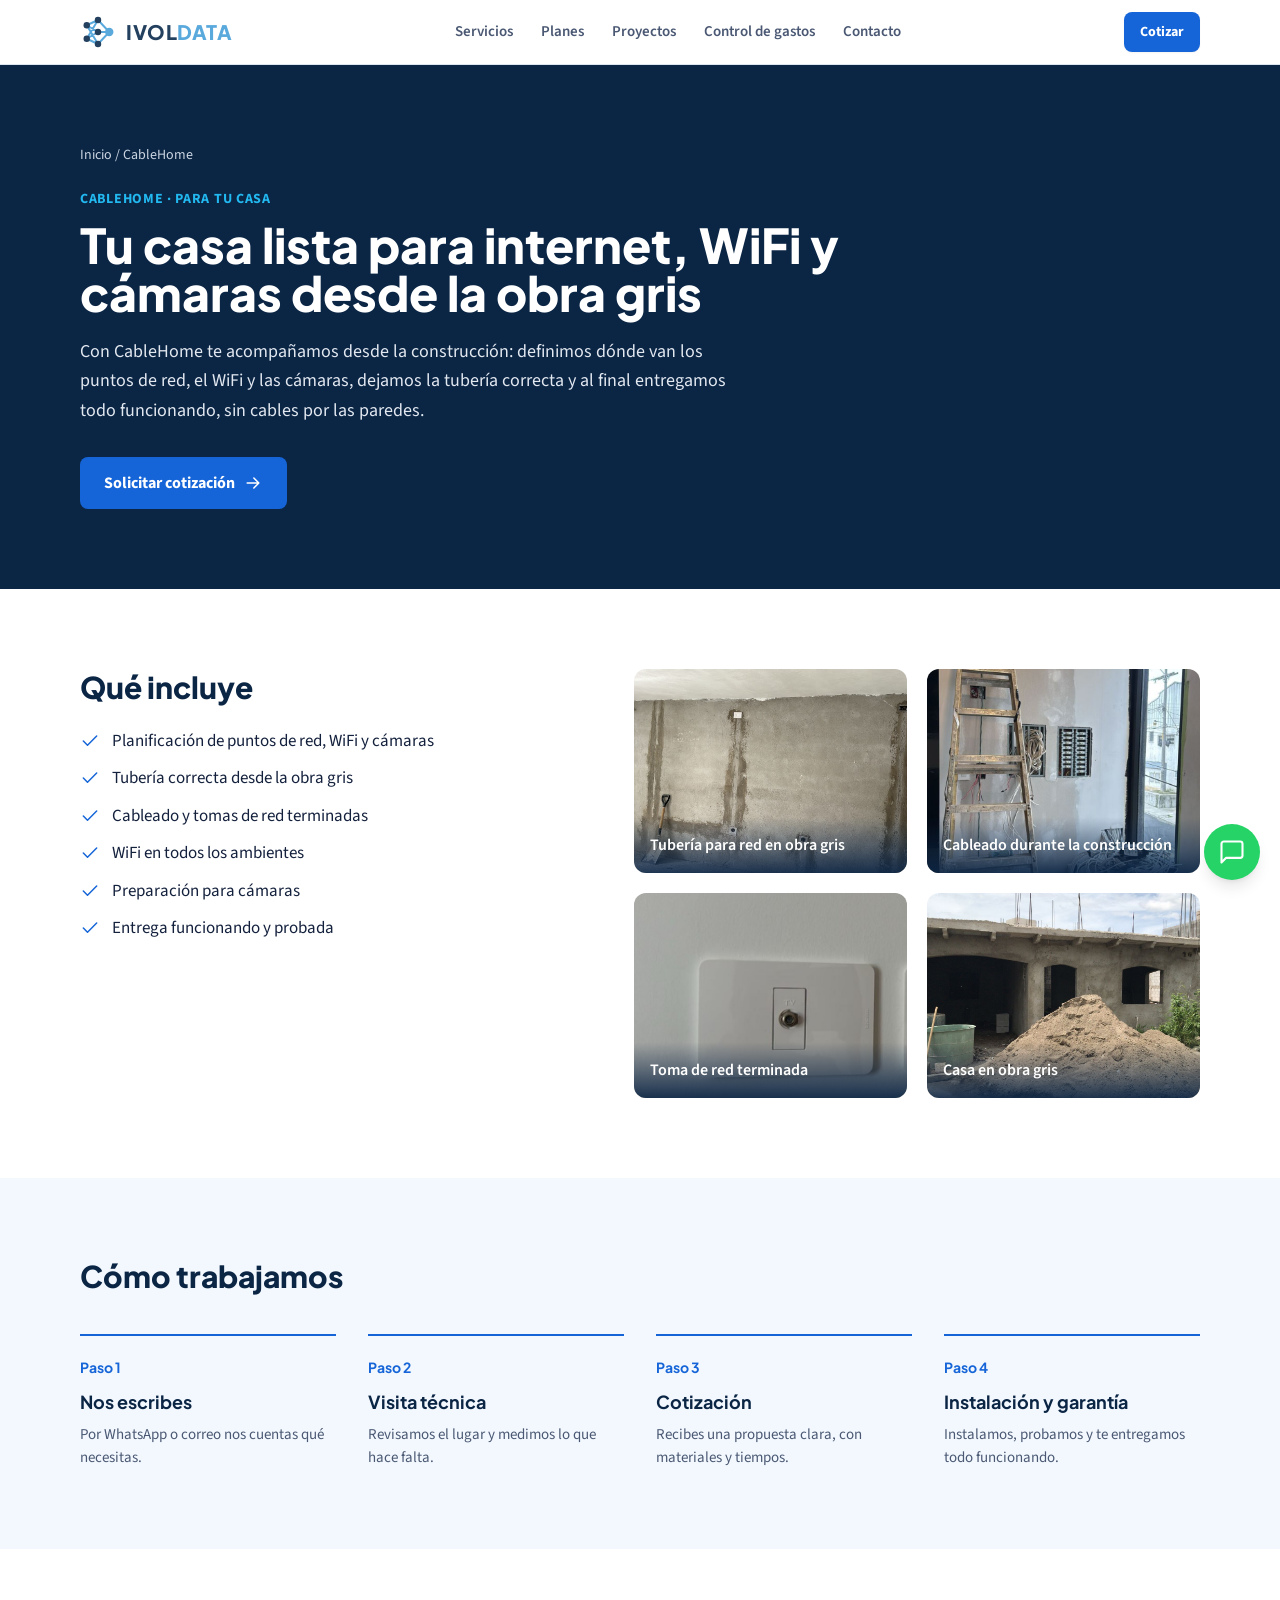
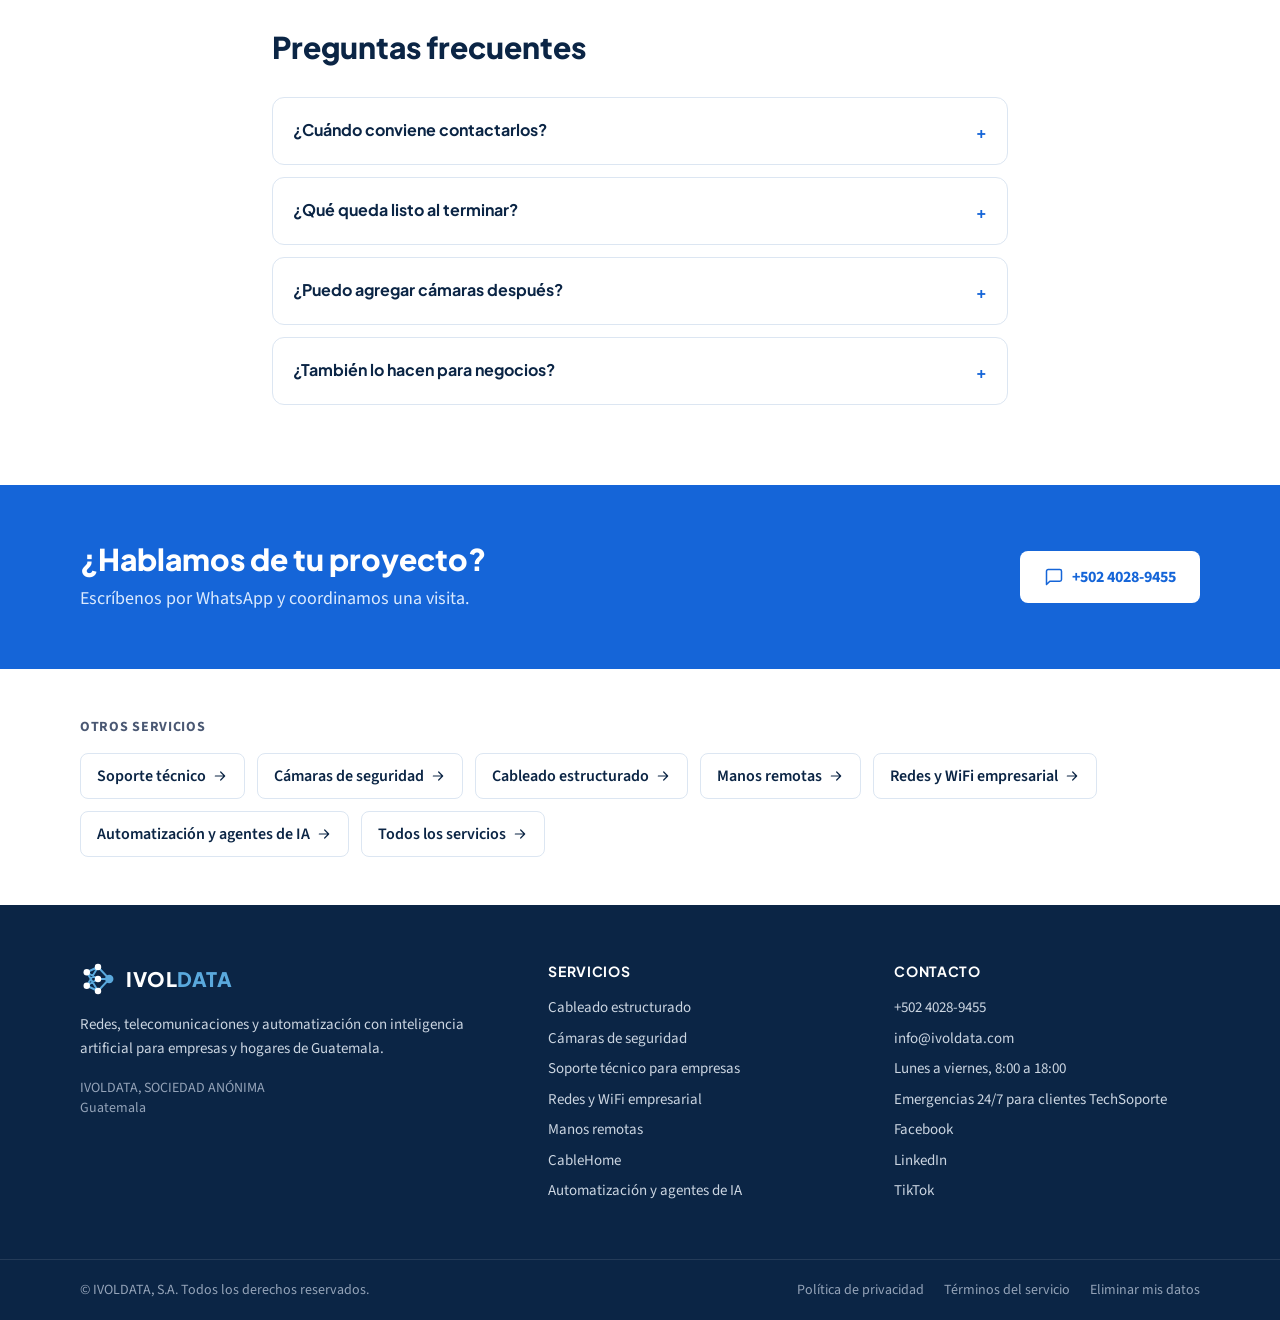
<file: cablehome.html>
<!doctype html>
<html lang="es">
<head>
<meta charset="utf-8">
<meta name="viewport" content="width=device-width, initial-scale=1, viewport-fit=cover">
<title>CableHome | Cableado de red para casas en construcción en Guatemala | IVOLDATA</title>
<meta name="claude:viewport-fit-sides" content="cover">
<meta name="description" content="CableHome de IVOLDATA: te acompañamos desde la obra gris para que tu casa quede lista para internet, WiFi y cámaras, sin cables a la vista. Guatemala.">
<link rel="icon" href="logos/logo-a-red-neuronal.svg" type="image/svg+xml">
<link rel="preconnect" href="https://fonts.googleapis.com">
<link rel="preconnect" href="https://fonts.gstatic.com" crossorigin>
<link rel="stylesheet" href="https://fonts.googleapis.com/css2?family=Plus+Jakarta+Sans:wght@600;700;800&family=Source+Sans+3:wght@400;600;700&display=swap">
<link rel="stylesheet" href="css/sitio.css?v=202610311326">
<link rel="canonical" href="https://ivoldata.com/cablehome.html">
<meta property="og:type" content="website">
<meta property="og:title" content="CableHome | Cableado de red para casas en construcción en Guatemala | IVOLDATA">
<meta property="og:description" content="CableHome de IVOLDATA: te acompañamos desde la obra gris para que tu casa quede lista para internet, WiFi y cámaras, sin cables a la vista. Guatemala.">
<meta property="og:url" content="https://ivoldata.com/cablehome.html">
<meta property="og:image" content="https://ivoldata.com/img/obra-gris-tuberia.jpg">
<meta property="og:locale" content="es_GT">
<script type="application/ld+json">{"@context": "https://schema.org", "@type": "Service", "name": "CableHome: cableado de red para casas en construcción", "description": "CableHome de IVOLDATA: te acompañamos desde la obra gris para que tu casa quede lista para internet, WiFi y cámaras, sin cables a la vista. Guatemala.", "url": "https://ivoldata.com/cablehome.html", "provider": {"@type": "ProfessionalService", "@id": "https://ivoldata.com/#empresa", "name": "IVOLDATA", "url": "https://ivoldata.com/", "telephone": "+502 4028 9455"}, "areaServed": {"@type": "Country", "name": "Guatemala"}}</script>
<script type="application/ld+json">{"@context": "https://schema.org", "@type": "FAQPage", "mainEntity": [{"@type": "Question", "name": "¿Cuándo conviene contactarlos?", "acceptedAnswer": {"@type": "Answer", "text": "Lo ideal es en la obra gris, antes de cerrar paredes y repellar. Planificar en ese momento cuesta mucho menos que romper paredes después."}}, {"@type": "Question", "name": "¿Qué queda listo al terminar?", "acceptedAnswer": {"@type": "Answer", "text": "Puntos de red en los ambientes que elijas, WiFi en toda la casa y la preparación para cámaras, todo probado y funcionando."}}, {"@type": "Question", "name": "¿Puedo agregar cámaras después?", "acceptedAnswer": {"@type": "Answer", "text": "Sí. Dejamos la tubería y la preparación lista, para que instalar cámaras después sea rápido y sin cables a la vista."}}, {"@type": "Question", "name": "¿También lo hacen para negocios?", "acceptedAnswer": {"@type": "Answer", "text": "Sí. Para oficinas y comercios hacemos cableado estructurado Cat6 y Cat6A."}}]}</script>
</head>
<body class="bg-white font-texto text-tinta antialiased">
<header class="sticky top-[env(safe-area-inset-top,0px)] z-40 border-b border-linea bg-white/95 backdrop-blur">
  <div class="gutter mx-auto flex max-w-6xl items-center justify-between gap-4 py-3">
    <a href="index.html" class="flex items-center gap-2.5 font-display text-xl font-extrabold tracking-wide text-marino"><svg class="h-9 w-9" viewBox="0 0 48 48" aria-hidden="true"><g stroke="#5AA9DD" stroke-width="2.6" stroke-linecap="round"><path d="M9 15 24 8M9 15 24 24M9 15 24 40M9 33 24 8M9 33 24 24M9 33 24 40M24 8 39 24M24 24 39 24M24 40 39 24"/></g><circle cx="9" cy="15" r="4.3" fill="#23405F"/><circle cx="9" cy="33" r="4.3" fill="#23405F"/><circle cx="24" cy="8" r="4.3" fill="#23405F"/><circle cx="24" cy="24" r="4.3" fill="#23405F"/><circle cx="24" cy="40" r="4.3" fill="#23405F"/><circle cx="39" cy="24" r="5.6" fill="#5AA9DD"/></svg><span style="color:#23405F">IVOL<span style="color:#5AA9DD">DATA</span></span></a>
    <nav aria-label="Principal" class="hidden items-center gap-7 text-[15px] font-semibold text-gris md:flex">
      <a class="hover:text-azul" href="index.html#servicios">Servicios</a>
      <a class="hover:text-azul" href="index.html#planes">Planes</a>
      <a class="hover:text-azul" href="index.html#proyectos">Proyectos</a>
      <a class="hover:text-azul" href="index.html#control-de-gastos">Control de gastos</a>
      <a class="hover:text-azul" href="index.html#contacto">Contacto</a>
    </nav>
    <a href="https://wa.me/50240289455?text=Hola%20IVOLDATA%2C%20quiero%20una%20cotizaci%C3%B3n" class="rounded-lg bg-azul px-4 py-2.5 text-sm font-bold text-white shadow-sm hover:bg-azul-oscuro">Cotizar</a>
  </div>
</header>
<main>
<section class="bg-marino text-white">
  <div class="gutter mx-auto max-w-6xl py-16 md:py-20">
    <nav aria-label="Ruta" class="text-sm text-slate-300"><a class="hover:text-white" href="index.html">Inicio</a> <span aria-hidden="true">/</span> CableHome</nav>
    <p class="mt-6 text-sm font-bold uppercase tracking-wider text-celeste">CableHome · Para tu casa</p>
    <h1 class="mt-3 max-w-3xl font-display text-3xl font-extrabold leading-tight md:text-5xl">Tu casa lista para internet, WiFi y cámaras desde la obra gris</h1>
    <p class="mt-5 max-w-2xl text-lg leading-relaxed text-slate-200">Con CableHome te acompañamos desde la construcción: definimos dónde van los puntos de red, el WiFi y las cámaras, dejamos la tubería correcta y al final entregamos todo funcionando, sin cables por las paredes.</p>
    <a href="https://wa.me/50240289455?text=Hola%20IVOLDATA%2C%20quiero%20una%20cotizaci%C3%B3n" class="mt-8 inline-flex items-center gap-2 rounded-lg bg-azul px-6 py-3.5 font-bold text-white hover:bg-azul-oscuro">Solicitar cotización <svg class="h-5 w-5" viewBox="0 0 24 24" fill="none" stroke="currentColor" stroke-width="1.8" stroke-linecap="round" stroke-linejoin="round" aria-hidden="true"><path d="M5 12h14M13 6l6 6-6 6"/></svg></a>
  </div>
</section>

<section class="bg-white">
  <div class="gutter mx-auto grid max-w-6xl gap-10 py-20 lg:grid-cols-[1fr_1.1fr]">
    <div class="min-w-0">
      <h2 class="font-display text-3xl font-extrabold text-marino">Qué incluye</h2>
      <ul class="mt-6 grid gap-3 text-[17px] text-tinta"><li class="flex gap-3"><span class="mt-0.5 shrink-0 text-azul"><svg class="h-5 w-5" viewBox="0 0 24 24" fill="none" stroke="currentColor" stroke-width="1.8" stroke-linecap="round" stroke-linejoin="round" aria-hidden="true"><path d="M20 6 9 17l-5-5"/></svg></span><span>Planificación de puntos de red, WiFi y cámaras</span></li><li class="flex gap-3"><span class="mt-0.5 shrink-0 text-azul"><svg class="h-5 w-5" viewBox="0 0 24 24" fill="none" stroke="currentColor" stroke-width="1.8" stroke-linecap="round" stroke-linejoin="round" aria-hidden="true"><path d="M20 6 9 17l-5-5"/></svg></span><span>Tubería correcta desde la obra gris</span></li><li class="flex gap-3"><span class="mt-0.5 shrink-0 text-azul"><svg class="h-5 w-5" viewBox="0 0 24 24" fill="none" stroke="currentColor" stroke-width="1.8" stroke-linecap="round" stroke-linejoin="round" aria-hidden="true"><path d="M20 6 9 17l-5-5"/></svg></span><span>Cableado y tomas de red terminadas</span></li><li class="flex gap-3"><span class="mt-0.5 shrink-0 text-azul"><svg class="h-5 w-5" viewBox="0 0 24 24" fill="none" stroke="currentColor" stroke-width="1.8" stroke-linecap="round" stroke-linejoin="round" aria-hidden="true"><path d="M20 6 9 17l-5-5"/></svg></span><span>WiFi en todos los ambientes</span></li><li class="flex gap-3"><span class="mt-0.5 shrink-0 text-azul"><svg class="h-5 w-5" viewBox="0 0 24 24" fill="none" stroke="currentColor" stroke-width="1.8" stroke-linecap="round" stroke-linejoin="round" aria-hidden="true"><path d="M20 6 9 17l-5-5"/></svg></span><span>Preparación para cámaras</span></li><li class="flex gap-3"><span class="mt-0.5 shrink-0 text-azul"><svg class="h-5 w-5" viewBox="0 0 24 24" fill="none" stroke="currentColor" stroke-width="1.8" stroke-linecap="round" stroke-linejoin="round" aria-hidden="true"><path d="M20 6 9 17l-5-5"/></svg></span><span>Entrega funcionando y probada</span></li></ul>
    </div>
    <div class="min-w-0">
      <div class="grid grid-cols-2 gap-3 sm:gap-5">
      <figure class="relative min-w-0 overflow-hidden rounded-xl bg-hielo aspect-[4/3]"><img src="img/obra-gris-tuberia.jpg" alt="Tubería para red en obra gris" loading="lazy" class="h-full w-full object-cover"><figcaption class="absolute inset-x-0 bottom-0 bg-gradient-to-t from-marino/90 to-transparent p-3 pt-10 text-sm font-semibold text-white sm:p-4 sm:text-base">Tubería para red en obra gris</figcaption></figure>
      <figure class="relative min-w-0 overflow-hidden rounded-xl bg-hielo aspect-[4/3]"><img src="img/obra-cableado.jpg" alt="Cableado durante la construcción" loading="lazy" class="h-full w-full object-cover"><figcaption class="absolute inset-x-0 bottom-0 bg-gradient-to-t from-marino/90 to-transparent p-3 pt-10 text-sm font-semibold text-white sm:p-4 sm:text-base">Cableado durante la construcción</figcaption></figure>
      <figure class="relative min-w-0 overflow-hidden rounded-xl bg-hielo aspect-[4/3]"><img src="img/placa-terminada.jpg" alt="Toma de red terminada" loading="lazy" class="h-full w-full object-cover"><figcaption class="absolute inset-x-0 bottom-0 bg-gradient-to-t from-marino/90 to-transparent p-3 pt-10 text-sm font-semibold text-white sm:p-4 sm:text-base">Toma de red terminada</figcaption></figure>
      <figure class="relative min-w-0 overflow-hidden rounded-xl bg-hielo aspect-[4/3]"><img src="img/obra-gris-casa.jpg" alt="Casa en obra gris" loading="lazy" class="h-full w-full object-cover"><figcaption class="absolute inset-x-0 bottom-0 bg-gradient-to-t from-marino/90 to-transparent p-3 pt-10 text-sm font-semibold text-white sm:p-4 sm:text-base">Casa en obra gris</figcaption></figure>
      </div>
    </div>
  </div>
</section>

<section class="bg-hielo/60">
  <div class="gutter mx-auto max-w-6xl py-20">
    <h2 class="font-display text-3xl font-extrabold text-marino">Cómo trabajamos</h2>
    <ol class="mt-10 grid gap-8 sm:grid-cols-2 lg:grid-cols-4">
      <li class="min-w-0 border-t-2 border-azul pt-5"><span class="font-display text-sm font-bold text-azul">Paso 1</span><h3 class="mt-2 font-display text-lg font-bold text-marino">Nos escribes</h3><p class="mt-2 text-[15px] text-gris">Por WhatsApp o correo nos cuentas qué necesitas.</p></li>
      <li class="min-w-0 border-t-2 border-azul pt-5"><span class="font-display text-sm font-bold text-azul">Paso 2</span><h3 class="mt-2 font-display text-lg font-bold text-marino">Visita técnica</h3><p class="mt-2 text-[15px] text-gris">Revisamos el lugar y medimos lo que hace falta.</p></li>
      <li class="min-w-0 border-t-2 border-azul pt-5"><span class="font-display text-sm font-bold text-azul">Paso 3</span><h3 class="mt-2 font-display text-lg font-bold text-marino">Cotización</h3><p class="mt-2 text-[15px] text-gris">Recibes una propuesta clara, con materiales y tiempos.</p></li>
      <li class="min-w-0 border-t-2 border-azul pt-5"><span class="font-display text-sm font-bold text-azul">Paso 4</span><h3 class="mt-2 font-display text-lg font-bold text-marino">Instalación y garantía</h3><p class="mt-2 text-[15px] text-gris">Instalamos, probamos y te entregamos todo funcionando.</p></li>
    </ol>
  </div>
</section>

<section class="bg-white">
  <div class="gutter mx-auto max-w-3xl py-20">
    <h2 class="font-display text-3xl font-extrabold text-marino">Preguntas frecuentes</h2>
    <div class="mt-8 grid gap-3">
      <details class="group rounded-xl border border-linea bg-white p-5 open:shadow-sm"><summary class="flex cursor-pointer list-none items-start justify-between gap-4 font-display font-bold text-marino">¿Cuándo conviene contactarlos?<span class="mt-0.5 shrink-0 text-azul transition group-open:rotate-45">+</span></summary><p class="mt-3 text-[15px] leading-relaxed text-gris">Lo ideal es en la obra gris, antes de cerrar paredes y repellar. Planificar en ese momento cuesta mucho menos que romper paredes después.</p></details>
      <details class="group rounded-xl border border-linea bg-white p-5 open:shadow-sm"><summary class="flex cursor-pointer list-none items-start justify-between gap-4 font-display font-bold text-marino">¿Qué queda listo al terminar?<span class="mt-0.5 shrink-0 text-azul transition group-open:rotate-45">+</span></summary><p class="mt-3 text-[15px] leading-relaxed text-gris">Puntos de red en los ambientes que elijas, WiFi en toda la casa y la preparación para cámaras, todo probado y funcionando.</p></details>
      <details class="group rounded-xl border border-linea bg-white p-5 open:shadow-sm"><summary class="flex cursor-pointer list-none items-start justify-between gap-4 font-display font-bold text-marino">¿Puedo agregar cámaras después?<span class="mt-0.5 shrink-0 text-azul transition group-open:rotate-45">+</span></summary><p class="mt-3 text-[15px] leading-relaxed text-gris">Sí. Dejamos la tubería y la preparación lista, para que instalar cámaras después sea rápido y sin cables a la vista.</p></details>
      <details class="group rounded-xl border border-linea bg-white p-5 open:shadow-sm"><summary class="flex cursor-pointer list-none items-start justify-between gap-4 font-display font-bold text-marino">¿También lo hacen para negocios?<span class="mt-0.5 shrink-0 text-azul transition group-open:rotate-45">+</span></summary><p class="mt-3 text-[15px] leading-relaxed text-gris">Sí. Para oficinas y comercios hacemos cableado estructurado Cat6 y Cat6A.</p></details>
    </div>
  </div>
</section>

<section class="bg-azul text-white">
  <div class="gutter mx-auto flex max-w-6xl flex-wrap items-center justify-between gap-6 py-14">
    <div class="min-w-0"><h2 class="font-display text-3xl font-extrabold">¿Hablamos de tu proyecto?</h2><p class="mt-2 text-lg text-blue-100">Escríbenos por WhatsApp y coordinamos una visita.</p></div>
    <a href="https://wa.me/50240289455?text=Hola%20IVOLDATA%2C%20quiero%20una%20cotizaci%C3%B3n" class="inline-flex items-center gap-2 rounded-lg bg-white px-6 py-3.5 font-bold text-azul hover:bg-hielo"><svg class="h-5 w-5" viewBox="0 0 24 24" fill="none" stroke="currentColor" stroke-width="1.8" stroke-linecap="round" stroke-linejoin="round" aria-hidden="true"><path d="M21 15a2 2 0 0 1-2 2H7l-4 4V5a2 2 0 0 1 2-2h14a2 2 0 0 1 2 2z"/></svg> +502 4028-9455</a>
  </div>
</section>

<section class="bg-white">
  <div class="gutter mx-auto max-w-6xl py-12">
    <p class="text-sm font-bold uppercase tracking-wider text-gris">Otros servicios</p>
    <div class="mt-4 flex flex-wrap gap-3"><a href="soporte-tecnico.html" class="inline-flex items-center gap-1.5 rounded-lg border border-linea bg-white px-4 py-2.5 font-semibold text-marino hover:border-celeste">Soporte técnico <svg class="h-4 w-4" viewBox="0 0 24 24" fill="none" stroke="currentColor" stroke-width="1.8" stroke-linecap="round" stroke-linejoin="round" aria-hidden="true"><path d="M5 12h14M13 6l6 6-6 6"/></svg></a><a href="camaras-de-seguridad.html" class="inline-flex items-center gap-1.5 rounded-lg border border-linea bg-white px-4 py-2.5 font-semibold text-marino hover:border-celeste">Cámaras de seguridad <svg class="h-4 w-4" viewBox="0 0 24 24" fill="none" stroke="currentColor" stroke-width="1.8" stroke-linecap="round" stroke-linejoin="round" aria-hidden="true"><path d="M5 12h14M13 6l6 6-6 6"/></svg></a><a href="cableado-estructurado.html" class="inline-flex items-center gap-1.5 rounded-lg border border-linea bg-white px-4 py-2.5 font-semibold text-marino hover:border-celeste">Cableado estructurado <svg class="h-4 w-4" viewBox="0 0 24 24" fill="none" stroke="currentColor" stroke-width="1.8" stroke-linecap="round" stroke-linejoin="round" aria-hidden="true"><path d="M5 12h14M13 6l6 6-6 6"/></svg></a><a href="manos-remotas.html" class="inline-flex items-center gap-1.5 rounded-lg border border-linea bg-white px-4 py-2.5 font-semibold text-marino hover:border-celeste">Manos remotas <svg class="h-4 w-4" viewBox="0 0 24 24" fill="none" stroke="currentColor" stroke-width="1.8" stroke-linecap="round" stroke-linejoin="round" aria-hidden="true"><path d="M5 12h14M13 6l6 6-6 6"/></svg></a><a href="redes-y-wifi.html" class="inline-flex items-center gap-1.5 rounded-lg border border-linea bg-white px-4 py-2.5 font-semibold text-marino hover:border-celeste">Redes y WiFi empresarial <svg class="h-4 w-4" viewBox="0 0 24 24" fill="none" stroke="currentColor" stroke-width="1.8" stroke-linecap="round" stroke-linejoin="round" aria-hidden="true"><path d="M5 12h14M13 6l6 6-6 6"/></svg></a><a href="automatizacion-ia.html" class="inline-flex items-center gap-1.5 rounded-lg border border-linea bg-white px-4 py-2.5 font-semibold text-marino hover:border-celeste">Automatización y agentes de IA <svg class="h-4 w-4" viewBox="0 0 24 24" fill="none" stroke="currentColor" stroke-width="1.8" stroke-linecap="round" stroke-linejoin="round" aria-hidden="true"><path d="M5 12h14M13 6l6 6-6 6"/></svg></a><a href="index.html#servicios" class="inline-flex items-center gap-1.5 rounded-lg border border-linea bg-white px-4 py-2.5 font-semibold text-marino hover:border-celeste">Todos los servicios <svg class="h-4 w-4" viewBox="0 0 24 24" fill="none" stroke="currentColor" stroke-width="1.8" stroke-linecap="round" stroke-linejoin="round" aria-hidden="true"><path d="M5 12h14M13 6l6 6-6 6"/></svg></a></div>
  </div>
</section>
</main>
<a href="https://wa.me/50240289455?text=Hola%20IVOLDATA%2C%20quiero%20una%20cotizaci%C3%B3n" aria-label="Escríbenos por WhatsApp" class="fixed z-50 grid h-14 w-14 place-items-center rounded-full bg-[#25D366] text-white shadow-lg hover:scale-105" style="right:calc(20px + env(safe-area-inset-right,0px));bottom:calc(20px + env(safe-area-inset-bottom,0px))"><svg class="h-7 w-7" viewBox="0 0 24 24" fill="none" stroke="currentColor" stroke-width="1.8" stroke-linecap="round" stroke-linejoin="round" aria-hidden="true"><path d="M21 15a2 2 0 0 1-2 2H7l-4 4V5a2 2 0 0 1 2-2h14a2 2 0 0 1 2 2z"/></svg></a>
<footer class="bg-marino text-slate-300">
  <div class="gutter mx-auto grid max-w-6xl gap-10 py-14 md:grid-cols-[1.4fr_1fr_1fr]">
    <div class="min-w-0">
      <a href="index.html" class="flex items-center gap-2.5 font-display text-xl font-extrabold tracking-wide text-white"><svg class="h-9 w-9" viewBox="0 0 48 48" aria-hidden="true"><g stroke="#5AA9DD" stroke-width="2.6" stroke-linecap="round"><path d="M9 15 24 8M9 15 24 24M9 15 24 40M9 33 24 8M9 33 24 24M9 33 24 40M24 8 39 24M24 24 39 24M24 40 39 24"/></g><circle cx="9" cy="15" r="4.3" fill="#FFFFFF"/><circle cx="9" cy="33" r="4.3" fill="#FFFFFF"/><circle cx="24" cy="8" r="4.3" fill="#FFFFFF"/><circle cx="24" cy="24" r="4.3" fill="#FFFFFF"/><circle cx="24" cy="40" r="4.3" fill="#FFFFFF"/><circle cx="39" cy="24" r="5.6" fill="#5AA9DD"/></svg><span>IVOL<span style="color:#5AA9DD">DATA</span></span></a>
      <p class="mt-4 max-w-sm text-[15px] leading-relaxed">Redes, telecomunicaciones y automatización con inteligencia artificial para empresas y hogares de Guatemala.</p>
      <p class="mt-4 text-sm text-slate-400">IVOLDATA, SOCIEDAD ANÓNIMA<br>Guatemala</p>
    </div>
    <div>
      <h2 class="font-display text-sm font-bold uppercase tracking-wider text-white">Servicios</h2>
      <ul class="mt-4 space-y-2 text-[15px]">
        <li><a class="hover:text-white" href="cableado-estructurado.html">Cableado estructurado</a></li>
        <li><a class="hover:text-white" href="camaras-de-seguridad.html">Cámaras de seguridad</a></li>
        <li><a class="hover:text-white" href="soporte-tecnico.html">Soporte técnico para empresas</a></li>
        <li><a class="hover:text-white" href="redes-y-wifi.html">Redes y WiFi empresarial</a></li>
        <li><a class="hover:text-white" href="manos-remotas.html">Manos remotas</a></li>
        <li><a class="hover:text-white" href="cablehome.html">CableHome</a></li>
        <li><a class="hover:text-white" href="automatizacion-ia.html">Automatización y agentes de IA</a></li>
      </ul>
    </div>
    <div>
      <h2 class="font-display text-sm font-bold uppercase tracking-wider text-white">Contacto</h2>
      <ul class="mt-4 space-y-2 text-[15px]">
        <li>+502 4028-9455</li>
        <li><a class="hover:text-white" href="mailto:info@ivoldata.com">info@ivoldata.com</a></li>
        <li>Lunes a viernes, 8:00 a 18:00</li>
        <li>Emergencias 24/7 para clientes TechSoporte</li>
        <li><a class="hover:text-white" href="https://www.facebook.com/Ivoldata" rel="noopener">Facebook</a></li>
        <li><a class="hover:text-white" href="https://www.linkedin.com/company/ivoldata/" rel="noopener">LinkedIn</a></li>
        <li><a class="hover:text-white" href="https://www.tiktok.com/@ivoldata" rel="noopener">TikTok</a></li>
      </ul>
    </div>
  </div>
  <div class="border-t border-white/10">
    <div class="gutter mx-auto flex max-w-6xl flex-wrap items-center justify-between gap-3 py-5 text-sm text-slate-400">
      <p>© IVOLDATA, S.A. Todos los derechos reservados.</p>
      <nav aria-label="Legal" class="flex flex-wrap gap-5"><a class="hover:text-white" href="privacidad.html">Política de privacidad</a><a class="hover:text-white" href="terminos.html">Términos del servicio</a><a class="hover:text-white" href="privacidad.html#eliminar">Eliminar mis datos</a></nav>
    </div>
  </div>
</footer>
</body>
</html>
</file>
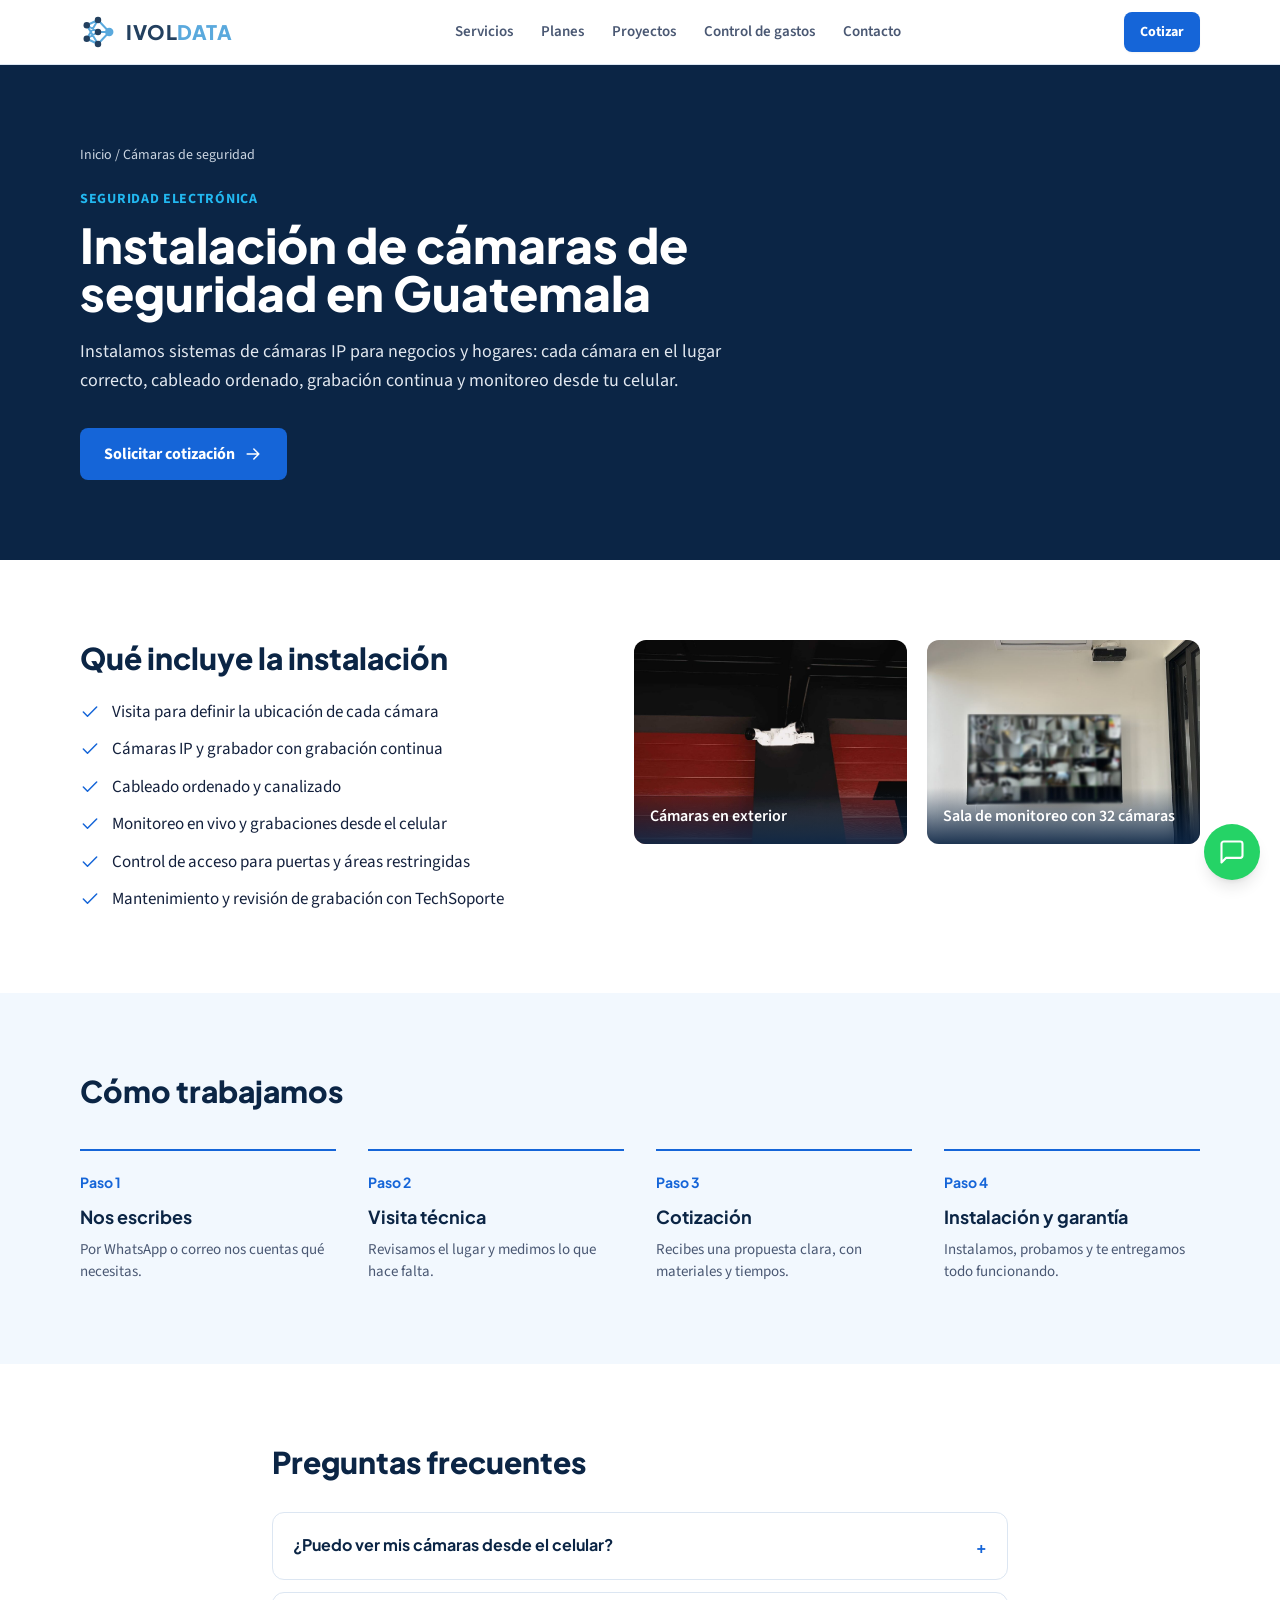
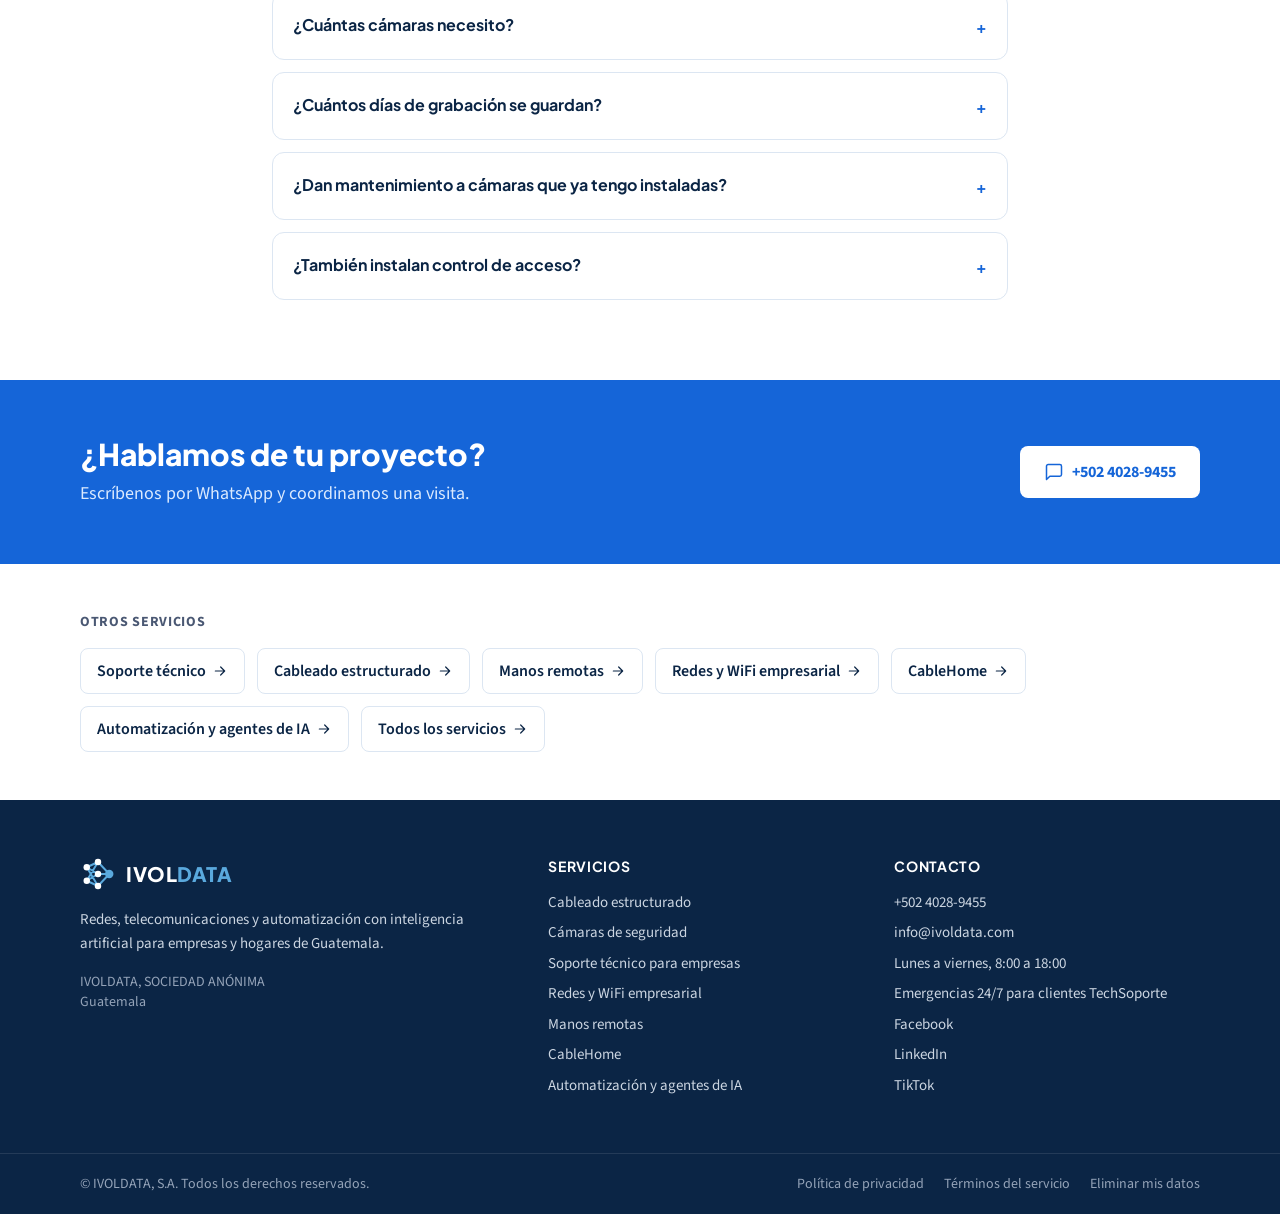
<file: camaras-de-seguridad.html>
<!doctype html>
<html lang="es">
<head>
<meta charset="utf-8">
<meta name="viewport" content="width=device-width, initial-scale=1, viewport-fit=cover">
<title>Instalación de cámaras de seguridad en Guatemala | IVOLDATA</title>
<meta name="claude:viewport-fit-sides" content="cover">
<meta name="description" content="Instalación de cámaras de seguridad IP para empresas y hogares en Guatemala: ubicación estratégica, cableado ordenado, grabación continua, monitoreo desde el celular y control de acceso.">
<link rel="icon" href="logos/logo-a-red-neuronal.svg" type="image/svg+xml">
<link rel="preconnect" href="https://fonts.googleapis.com">
<link rel="preconnect" href="https://fonts.gstatic.com" crossorigin>
<link rel="stylesheet" href="https://fonts.googleapis.com/css2?family=Plus+Jakarta+Sans:wght@600;700;800&family=Source+Sans+3:wght@400;600;700&display=swap">
<link rel="stylesheet" href="css/sitio.css?v=202610311326">
<link rel="canonical" href="https://ivoldata.com/camaras-de-seguridad.html">
<meta property="og:type" content="website">
<meta property="og:title" content="Instalación de cámaras de seguridad en Guatemala | IVOLDATA">
<meta property="og:description" content="Instalación de cámaras de seguridad IP para empresas y hogares en Guatemala: ubicación estratégica, cableado ordenado, grabación continua, monitoreo desde el celular y control de acceso.">
<meta property="og:url" content="https://ivoldata.com/camaras-de-seguridad.html">
<meta property="og:image" content="https://ivoldata.com/img/camaras-fachada.jpg">
<meta property="og:locale" content="es_GT">
<script type="application/ld+json">{"@context": "https://schema.org", "@type": "Service", "name": "Instalación de cámaras de seguridad y control de acceso", "description": "Instalación de cámaras de seguridad IP para empresas y hogares en Guatemala: ubicación estratégica, cableado ordenado, grabación continua, monitoreo desde el celular y control de acceso.", "url": "https://ivoldata.com/camaras-de-seguridad.html", "provider": {"@type": "ProfessionalService", "@id": "https://ivoldata.com/#empresa", "name": "IVOLDATA", "url": "https://ivoldata.com/", "telephone": "+502 4028 9455"}, "areaServed": {"@type": "Country", "name": "Guatemala"}}</script>
<script type="application/ld+json">{"@context": "https://schema.org", "@type": "FAQPage", "mainEntity": [{"@type": "Question", "name": "¿Puedo ver mis cámaras desde el celular?", "acceptedAnswer": {"@type": "Answer", "text": "Sí. Dejamos configurado el monitoreo en tu celular para que veas tus cámaras en vivo y sus grabaciones desde donde estés."}}, {"@type": "Question", "name": "¿Cuántas cámaras necesito?", "acceptedAnswer": {"@type": "Answer", "text": "Depende del lugar. En la visita revisamos accesos, áreas importantes y puntos ciegos, y te proponemos la cantidad y la ubicación de cada cámara."}}, {"@type": "Question", "name": "¿Cuántos días de grabación se guardan?", "acceptedAnswer": {"@type": "Answer", "text": "Depende de la capacidad del grabador y del número de cámaras. Lo definimos contigo en la cotización, según cuántos días necesitas."}}, {"@type": "Question", "name": "¿Dan mantenimiento a cámaras que ya tengo instaladas?", "acceptedAnswer": {"@type": "Answer", "text": "Sí. Con los planes TechSoporte damos mantenimiento preventivo y revisamos que todas las cámaras estén grabando."}}, {"@type": "Question", "name": "¿También instalan control de acceso?", "acceptedAnswer": {"@type": "Answer", "text": "Sí. Instalamos control de acceso para puertas y áreas restringidas, con registro de quién entra y a qué hora."}}]}</script>
</head>
<body class="bg-white font-texto text-tinta antialiased">
<header class="sticky top-[env(safe-area-inset-top,0px)] z-40 border-b border-linea bg-white/95 backdrop-blur">
  <div class="gutter mx-auto flex max-w-6xl items-center justify-between gap-4 py-3">
    <a href="index.html" class="flex items-center gap-2.5 font-display text-xl font-extrabold tracking-wide text-marino"><svg class="h-9 w-9" viewBox="0 0 48 48" aria-hidden="true"><g stroke="#5AA9DD" stroke-width="2.6" stroke-linecap="round"><path d="M9 15 24 8M9 15 24 24M9 15 24 40M9 33 24 8M9 33 24 24M9 33 24 40M24 8 39 24M24 24 39 24M24 40 39 24"/></g><circle cx="9" cy="15" r="4.3" fill="#23405F"/><circle cx="9" cy="33" r="4.3" fill="#23405F"/><circle cx="24" cy="8" r="4.3" fill="#23405F"/><circle cx="24" cy="24" r="4.3" fill="#23405F"/><circle cx="24" cy="40" r="4.3" fill="#23405F"/><circle cx="39" cy="24" r="5.6" fill="#5AA9DD"/></svg><span style="color:#23405F">IVOL<span style="color:#5AA9DD">DATA</span></span></a>
    <nav aria-label="Principal" class="hidden items-center gap-7 text-[15px] font-semibold text-gris md:flex">
      <a class="hover:text-azul" href="index.html#servicios">Servicios</a>
      <a class="hover:text-azul" href="index.html#planes">Planes</a>
      <a class="hover:text-azul" href="index.html#proyectos">Proyectos</a>
      <a class="hover:text-azul" href="index.html#control-de-gastos">Control de gastos</a>
      <a class="hover:text-azul" href="index.html#contacto">Contacto</a>
    </nav>
    <a href="https://wa.me/50240289455?text=Hola%20IVOLDATA%2C%20quiero%20una%20cotizaci%C3%B3n" class="rounded-lg bg-azul px-4 py-2.5 text-sm font-bold text-white shadow-sm hover:bg-azul-oscuro">Cotizar</a>
  </div>
</header>
<main>
<section class="bg-marino text-white">
  <div class="gutter mx-auto max-w-6xl py-16 md:py-20">
    <nav aria-label="Ruta" class="text-sm text-slate-300"><a class="hover:text-white" href="index.html">Inicio</a> <span aria-hidden="true">/</span> Cámaras de seguridad</nav>
    <p class="mt-6 text-sm font-bold uppercase tracking-wider text-celeste">Seguridad electrónica</p>
    <h1 class="mt-3 max-w-3xl font-display text-3xl font-extrabold leading-tight md:text-5xl">Instalación de cámaras de seguridad en Guatemala</h1>
    <p class="mt-5 max-w-2xl text-lg leading-relaxed text-slate-200">Instalamos sistemas de cámaras IP para negocios y hogares: cada cámara en el lugar correcto, cableado ordenado, grabación continua y monitoreo desde tu celular.</p>
    <a href="https://wa.me/50240289455?text=Hola%20IVOLDATA%2C%20quiero%20una%20cotizaci%C3%B3n" class="mt-8 inline-flex items-center gap-2 rounded-lg bg-azul px-6 py-3.5 font-bold text-white hover:bg-azul-oscuro">Solicitar cotización <svg class="h-5 w-5" viewBox="0 0 24 24" fill="none" stroke="currentColor" stroke-width="1.8" stroke-linecap="round" stroke-linejoin="round" aria-hidden="true"><path d="M5 12h14M13 6l6 6-6 6"/></svg></a>
  </div>
</section>

<section class="bg-white">
  <div class="gutter mx-auto grid max-w-6xl gap-10 py-20 lg:grid-cols-[1fr_1.1fr]">
    <div class="min-w-0">
      <h2 class="font-display text-3xl font-extrabold text-marino">Qué incluye la instalación</h2>
      <ul class="mt-6 grid gap-3 text-[17px] text-tinta"><li class="flex gap-3"><span class="mt-0.5 shrink-0 text-azul"><svg class="h-5 w-5" viewBox="0 0 24 24" fill="none" stroke="currentColor" stroke-width="1.8" stroke-linecap="round" stroke-linejoin="round" aria-hidden="true"><path d="M20 6 9 17l-5-5"/></svg></span><span>Visita para definir la ubicación de cada cámara</span></li><li class="flex gap-3"><span class="mt-0.5 shrink-0 text-azul"><svg class="h-5 w-5" viewBox="0 0 24 24" fill="none" stroke="currentColor" stroke-width="1.8" stroke-linecap="round" stroke-linejoin="round" aria-hidden="true"><path d="M20 6 9 17l-5-5"/></svg></span><span>Cámaras IP y grabador con grabación continua</span></li><li class="flex gap-3"><span class="mt-0.5 shrink-0 text-azul"><svg class="h-5 w-5" viewBox="0 0 24 24" fill="none" stroke="currentColor" stroke-width="1.8" stroke-linecap="round" stroke-linejoin="round" aria-hidden="true"><path d="M20 6 9 17l-5-5"/></svg></span><span>Cableado ordenado y canalizado</span></li><li class="flex gap-3"><span class="mt-0.5 shrink-0 text-azul"><svg class="h-5 w-5" viewBox="0 0 24 24" fill="none" stroke="currentColor" stroke-width="1.8" stroke-linecap="round" stroke-linejoin="round" aria-hidden="true"><path d="M20 6 9 17l-5-5"/></svg></span><span>Monitoreo en vivo y grabaciones desde el celular</span></li><li class="flex gap-3"><span class="mt-0.5 shrink-0 text-azul"><svg class="h-5 w-5" viewBox="0 0 24 24" fill="none" stroke="currentColor" stroke-width="1.8" stroke-linecap="round" stroke-linejoin="round" aria-hidden="true"><path d="M20 6 9 17l-5-5"/></svg></span><span>Control de acceso para puertas y áreas restringidas</span></li><li class="flex gap-3"><span class="mt-0.5 shrink-0 text-azul"><svg class="h-5 w-5" viewBox="0 0 24 24" fill="none" stroke="currentColor" stroke-width="1.8" stroke-linecap="round" stroke-linejoin="round" aria-hidden="true"><path d="M20 6 9 17l-5-5"/></svg></span><span>Mantenimiento y revisión de grabación con TechSoporte</span></li></ul>
    </div>
    <div class="min-w-0">
      <div class="grid grid-cols-2 gap-3 sm:gap-5">
      <figure class="relative min-w-0 overflow-hidden rounded-xl bg-hielo aspect-[4/3]"><img src="img/camaras-fachada.jpg" alt="Cámaras en exterior" loading="lazy" class="h-full w-full object-cover"><figcaption class="absolute inset-x-0 bottom-0 bg-gradient-to-t from-marino/90 to-transparent p-3 pt-10 text-sm font-semibold text-white sm:p-4 sm:text-base">Cámaras en exterior</figcaption></figure>
      <figure class="relative min-w-0 overflow-hidden rounded-xl bg-hielo aspect-[4/3]"><img src="img/monitoreo.jpg" alt="Sala de monitoreo con 32 cámaras" loading="lazy" class="h-full w-full object-cover"><figcaption class="absolute inset-x-0 bottom-0 bg-gradient-to-t from-marino/90 to-transparent p-3 pt-10 text-sm font-semibold text-white sm:p-4 sm:text-base">Sala de monitoreo con 32 cámaras</figcaption></figure>
      </div>
    </div>
  </div>
</section>

<section class="bg-hielo/60">
  <div class="gutter mx-auto max-w-6xl py-20">
    <h2 class="font-display text-3xl font-extrabold text-marino">Cómo trabajamos</h2>
    <ol class="mt-10 grid gap-8 sm:grid-cols-2 lg:grid-cols-4">
      <li class="min-w-0 border-t-2 border-azul pt-5"><span class="font-display text-sm font-bold text-azul">Paso 1</span><h3 class="mt-2 font-display text-lg font-bold text-marino">Nos escribes</h3><p class="mt-2 text-[15px] text-gris">Por WhatsApp o correo nos cuentas qué necesitas.</p></li>
      <li class="min-w-0 border-t-2 border-azul pt-5"><span class="font-display text-sm font-bold text-azul">Paso 2</span><h3 class="mt-2 font-display text-lg font-bold text-marino">Visita técnica</h3><p class="mt-2 text-[15px] text-gris">Revisamos el lugar y medimos lo que hace falta.</p></li>
      <li class="min-w-0 border-t-2 border-azul pt-5"><span class="font-display text-sm font-bold text-azul">Paso 3</span><h3 class="mt-2 font-display text-lg font-bold text-marino">Cotización</h3><p class="mt-2 text-[15px] text-gris">Recibes una propuesta clara, con materiales y tiempos.</p></li>
      <li class="min-w-0 border-t-2 border-azul pt-5"><span class="font-display text-sm font-bold text-azul">Paso 4</span><h3 class="mt-2 font-display text-lg font-bold text-marino">Instalación y garantía</h3><p class="mt-2 text-[15px] text-gris">Instalamos, probamos y te entregamos todo funcionando.</p></li>
    </ol>
  </div>
</section>

<section class="bg-white">
  <div class="gutter mx-auto max-w-3xl py-20">
    <h2 class="font-display text-3xl font-extrabold text-marino">Preguntas frecuentes</h2>
    <div class="mt-8 grid gap-3">
      <details class="group rounded-xl border border-linea bg-white p-5 open:shadow-sm"><summary class="flex cursor-pointer list-none items-start justify-between gap-4 font-display font-bold text-marino">¿Puedo ver mis cámaras desde el celular?<span class="mt-0.5 shrink-0 text-azul transition group-open:rotate-45">+</span></summary><p class="mt-3 text-[15px] leading-relaxed text-gris">Sí. Dejamos configurado el monitoreo en tu celular para que veas tus cámaras en vivo y sus grabaciones desde donde estés.</p></details>
      <details class="group rounded-xl border border-linea bg-white p-5 open:shadow-sm"><summary class="flex cursor-pointer list-none items-start justify-between gap-4 font-display font-bold text-marino">¿Cuántas cámaras necesito?<span class="mt-0.5 shrink-0 text-azul transition group-open:rotate-45">+</span></summary><p class="mt-3 text-[15px] leading-relaxed text-gris">Depende del lugar. En la visita revisamos accesos, áreas importantes y puntos ciegos, y te proponemos la cantidad y la ubicación de cada cámara.</p></details>
      <details class="group rounded-xl border border-linea bg-white p-5 open:shadow-sm"><summary class="flex cursor-pointer list-none items-start justify-between gap-4 font-display font-bold text-marino">¿Cuántos días de grabación se guardan?<span class="mt-0.5 shrink-0 text-azul transition group-open:rotate-45">+</span></summary><p class="mt-3 text-[15px] leading-relaxed text-gris">Depende de la capacidad del grabador y del número de cámaras. Lo definimos contigo en la cotización, según cuántos días necesitas.</p></details>
      <details class="group rounded-xl border border-linea bg-white p-5 open:shadow-sm"><summary class="flex cursor-pointer list-none items-start justify-between gap-4 font-display font-bold text-marino">¿Dan mantenimiento a cámaras que ya tengo instaladas?<span class="mt-0.5 shrink-0 text-azul transition group-open:rotate-45">+</span></summary><p class="mt-3 text-[15px] leading-relaxed text-gris">Sí. Con los planes TechSoporte damos mantenimiento preventivo y revisamos que todas las cámaras estén grabando.</p></details>
      <details class="group rounded-xl border border-linea bg-white p-5 open:shadow-sm"><summary class="flex cursor-pointer list-none items-start justify-between gap-4 font-display font-bold text-marino">¿También instalan control de acceso?<span class="mt-0.5 shrink-0 text-azul transition group-open:rotate-45">+</span></summary><p class="mt-3 text-[15px] leading-relaxed text-gris">Sí. Instalamos control de acceso para puertas y áreas restringidas, con registro de quién entra y a qué hora.</p></details>
    </div>
  </div>
</section>

<section class="bg-azul text-white">
  <div class="gutter mx-auto flex max-w-6xl flex-wrap items-center justify-between gap-6 py-14">
    <div class="min-w-0"><h2 class="font-display text-3xl font-extrabold">¿Hablamos de tu proyecto?</h2><p class="mt-2 text-lg text-blue-100">Escríbenos por WhatsApp y coordinamos una visita.</p></div>
    <a href="https://wa.me/50240289455?text=Hola%20IVOLDATA%2C%20quiero%20una%20cotizaci%C3%B3n" class="inline-flex items-center gap-2 rounded-lg bg-white px-6 py-3.5 font-bold text-azul hover:bg-hielo"><svg class="h-5 w-5" viewBox="0 0 24 24" fill="none" stroke="currentColor" stroke-width="1.8" stroke-linecap="round" stroke-linejoin="round" aria-hidden="true"><path d="M21 15a2 2 0 0 1-2 2H7l-4 4V5a2 2 0 0 1 2-2h14a2 2 0 0 1 2 2z"/></svg> +502 4028-9455</a>
  </div>
</section>

<section class="bg-white">
  <div class="gutter mx-auto max-w-6xl py-12">
    <p class="text-sm font-bold uppercase tracking-wider text-gris">Otros servicios</p>
    <div class="mt-4 flex flex-wrap gap-3"><a href="soporte-tecnico.html" class="inline-flex items-center gap-1.5 rounded-lg border border-linea bg-white px-4 py-2.5 font-semibold text-marino hover:border-celeste">Soporte técnico <svg class="h-4 w-4" viewBox="0 0 24 24" fill="none" stroke="currentColor" stroke-width="1.8" stroke-linecap="round" stroke-linejoin="round" aria-hidden="true"><path d="M5 12h14M13 6l6 6-6 6"/></svg></a><a href="cableado-estructurado.html" class="inline-flex items-center gap-1.5 rounded-lg border border-linea bg-white px-4 py-2.5 font-semibold text-marino hover:border-celeste">Cableado estructurado <svg class="h-4 w-4" viewBox="0 0 24 24" fill="none" stroke="currentColor" stroke-width="1.8" stroke-linecap="round" stroke-linejoin="round" aria-hidden="true"><path d="M5 12h14M13 6l6 6-6 6"/></svg></a><a href="manos-remotas.html" class="inline-flex items-center gap-1.5 rounded-lg border border-linea bg-white px-4 py-2.5 font-semibold text-marino hover:border-celeste">Manos remotas <svg class="h-4 w-4" viewBox="0 0 24 24" fill="none" stroke="currentColor" stroke-width="1.8" stroke-linecap="round" stroke-linejoin="round" aria-hidden="true"><path d="M5 12h14M13 6l6 6-6 6"/></svg></a><a href="redes-y-wifi.html" class="inline-flex items-center gap-1.5 rounded-lg border border-linea bg-white px-4 py-2.5 font-semibold text-marino hover:border-celeste">Redes y WiFi empresarial <svg class="h-4 w-4" viewBox="0 0 24 24" fill="none" stroke="currentColor" stroke-width="1.8" stroke-linecap="round" stroke-linejoin="round" aria-hidden="true"><path d="M5 12h14M13 6l6 6-6 6"/></svg></a><a href="cablehome.html" class="inline-flex items-center gap-1.5 rounded-lg border border-linea bg-white px-4 py-2.5 font-semibold text-marino hover:border-celeste">CableHome <svg class="h-4 w-4" viewBox="0 0 24 24" fill="none" stroke="currentColor" stroke-width="1.8" stroke-linecap="round" stroke-linejoin="round" aria-hidden="true"><path d="M5 12h14M13 6l6 6-6 6"/></svg></a><a href="automatizacion-ia.html" class="inline-flex items-center gap-1.5 rounded-lg border border-linea bg-white px-4 py-2.5 font-semibold text-marino hover:border-celeste">Automatización y agentes de IA <svg class="h-4 w-4" viewBox="0 0 24 24" fill="none" stroke="currentColor" stroke-width="1.8" stroke-linecap="round" stroke-linejoin="round" aria-hidden="true"><path d="M5 12h14M13 6l6 6-6 6"/></svg></a><a href="index.html#servicios" class="inline-flex items-center gap-1.5 rounded-lg border border-linea bg-white px-4 py-2.5 font-semibold text-marino hover:border-celeste">Todos los servicios <svg class="h-4 w-4" viewBox="0 0 24 24" fill="none" stroke="currentColor" stroke-width="1.8" stroke-linecap="round" stroke-linejoin="round" aria-hidden="true"><path d="M5 12h14M13 6l6 6-6 6"/></svg></a></div>
  </div>
</section>
</main>
<a href="https://wa.me/50240289455?text=Hola%20IVOLDATA%2C%20quiero%20una%20cotizaci%C3%B3n" aria-label="Escríbenos por WhatsApp" class="fixed z-50 grid h-14 w-14 place-items-center rounded-full bg-[#25D366] text-white shadow-lg hover:scale-105" style="right:calc(20px + env(safe-area-inset-right,0px));bottom:calc(20px + env(safe-area-inset-bottom,0px))"><svg class="h-7 w-7" viewBox="0 0 24 24" fill="none" stroke="currentColor" stroke-width="1.8" stroke-linecap="round" stroke-linejoin="round" aria-hidden="true"><path d="M21 15a2 2 0 0 1-2 2H7l-4 4V5a2 2 0 0 1 2-2h14a2 2 0 0 1 2 2z"/></svg></a>
<footer class="bg-marino text-slate-300">
  <div class="gutter mx-auto grid max-w-6xl gap-10 py-14 md:grid-cols-[1.4fr_1fr_1fr]">
    <div class="min-w-0">
      <a href="index.html" class="flex items-center gap-2.5 font-display text-xl font-extrabold tracking-wide text-white"><svg class="h-9 w-9" viewBox="0 0 48 48" aria-hidden="true"><g stroke="#5AA9DD" stroke-width="2.6" stroke-linecap="round"><path d="M9 15 24 8M9 15 24 24M9 15 24 40M9 33 24 8M9 33 24 24M9 33 24 40M24 8 39 24M24 24 39 24M24 40 39 24"/></g><circle cx="9" cy="15" r="4.3" fill="#FFFFFF"/><circle cx="9" cy="33" r="4.3" fill="#FFFFFF"/><circle cx="24" cy="8" r="4.3" fill="#FFFFFF"/><circle cx="24" cy="24" r="4.3" fill="#FFFFFF"/><circle cx="24" cy="40" r="4.3" fill="#FFFFFF"/><circle cx="39" cy="24" r="5.6" fill="#5AA9DD"/></svg><span>IVOL<span style="color:#5AA9DD">DATA</span></span></a>
      <p class="mt-4 max-w-sm text-[15px] leading-relaxed">Redes, telecomunicaciones y automatización con inteligencia artificial para empresas y hogares de Guatemala.</p>
      <p class="mt-4 text-sm text-slate-400">IVOLDATA, SOCIEDAD ANÓNIMA<br>Guatemala</p>
    </div>
    <div>
      <h2 class="font-display text-sm font-bold uppercase tracking-wider text-white">Servicios</h2>
      <ul class="mt-4 space-y-2 text-[15px]">
        <li><a class="hover:text-white" href="cableado-estructurado.html">Cableado estructurado</a></li>
        <li><a class="hover:text-white" href="camaras-de-seguridad.html">Cámaras de seguridad</a></li>
        <li><a class="hover:text-white" href="soporte-tecnico.html">Soporte técnico para empresas</a></li>
        <li><a class="hover:text-white" href="redes-y-wifi.html">Redes y WiFi empresarial</a></li>
        <li><a class="hover:text-white" href="manos-remotas.html">Manos remotas</a></li>
        <li><a class="hover:text-white" href="cablehome.html">CableHome</a></li>
        <li><a class="hover:text-white" href="automatizacion-ia.html">Automatización y agentes de IA</a></li>
      </ul>
    </div>
    <div>
      <h2 class="font-display text-sm font-bold uppercase tracking-wider text-white">Contacto</h2>
      <ul class="mt-4 space-y-2 text-[15px]">
        <li>+502 4028-9455</li>
        <li><a class="hover:text-white" href="mailto:info@ivoldata.com">info@ivoldata.com</a></li>
        <li>Lunes a viernes, 8:00 a 18:00</li>
        <li>Emergencias 24/7 para clientes TechSoporte</li>
        <li><a class="hover:text-white" href="https://www.facebook.com/Ivoldata" rel="noopener">Facebook</a></li>
        <li><a class="hover:text-white" href="https://www.linkedin.com/company/ivoldata/" rel="noopener">LinkedIn</a></li>
        <li><a class="hover:text-white" href="https://www.tiktok.com/@ivoldata" rel="noopener">TikTok</a></li>
      </ul>
    </div>
  </div>
  <div class="border-t border-white/10">
    <div class="gutter mx-auto flex max-w-6xl flex-wrap items-center justify-between gap-3 py-5 text-sm text-slate-400">
      <p>© IVOLDATA, S.A. Todos los derechos reservados.</p>
      <nav aria-label="Legal" class="flex flex-wrap gap-5"><a class="hover:text-white" href="privacidad.html">Política de privacidad</a><a class="hover:text-white" href="terminos.html">Términos del servicio</a><a class="hover:text-white" href="privacidad.html#eliminar">Eliminar mis datos</a></nav>
    </div>
  </div>
</footer>
</body>
</html>
</file>
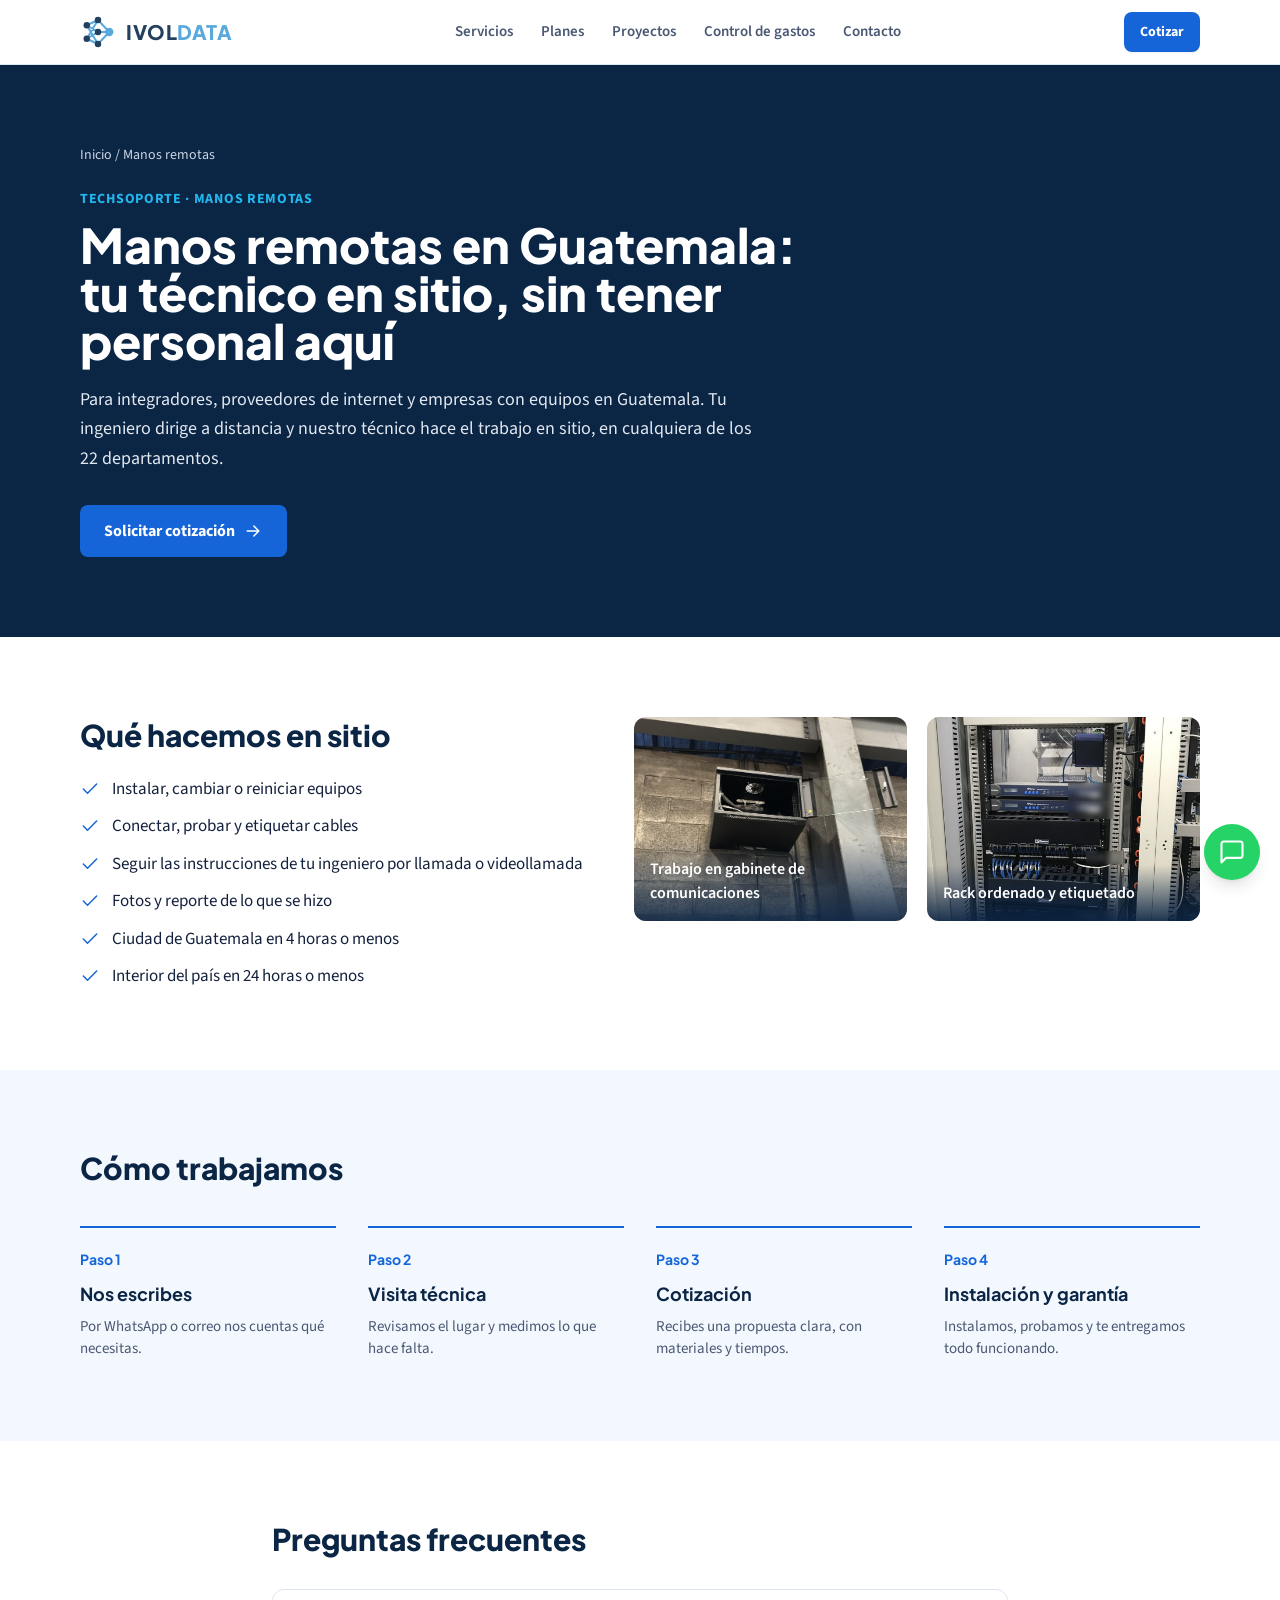
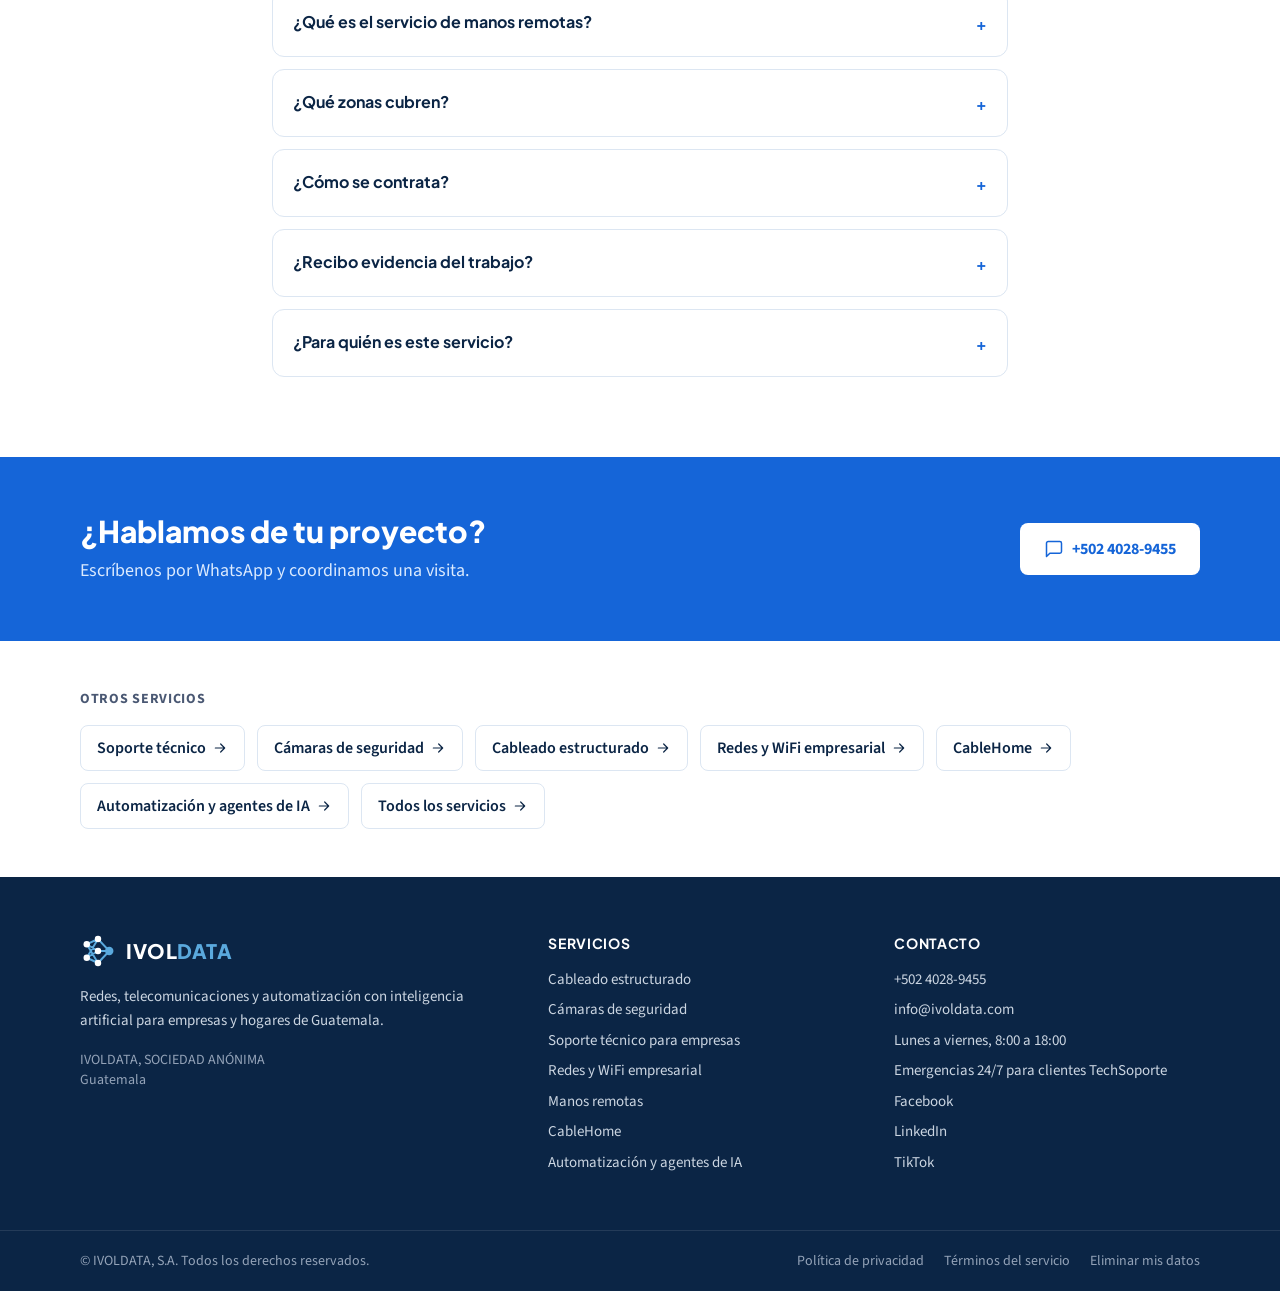
<file: manos-remotas.html>
<!doctype html>
<html lang="es">
<head>
<meta charset="utf-8">
<meta name="viewport" content="width=device-width, initial-scale=1, viewport-fit=cover">
<title>Manos remotas en Guatemala | Técnico en sitio en los 22 departamentos | IVOLDATA</title>
<meta name="claude:viewport-fit-sides" content="cover">
<meta name="description" content="Servicio de manos remotas en Guatemala para integradores, proveedores de internet y empresas: técnico en sitio dirigido por tu ingeniero. Ciudad de Guatemala en 4 horas o menos, interior en 24 horas o menos.">
<link rel="icon" href="logos/logo-a-red-neuronal.svg" type="image/svg+xml">
<link rel="preconnect" href="https://fonts.googleapis.com">
<link rel="preconnect" href="https://fonts.gstatic.com" crossorigin>
<link rel="stylesheet" href="https://fonts.googleapis.com/css2?family=Plus+Jakarta+Sans:wght@600;700;800&family=Source+Sans+3:wght@400;600;700&display=swap">
<link rel="stylesheet" href="css/sitio.css?v=202610311326">
<link rel="canonical" href="https://ivoldata.com/manos-remotas.html">
<meta property="og:type" content="website">
<meta property="og:title" content="Manos remotas en Guatemala | Técnico en sitio en los 22 departamentos | IVOLDATA">
<meta property="og:description" content="Servicio de manos remotas en Guatemala para integradores, proveedores de internet y empresas: técnico en sitio dirigido por tu ingeniero. Ciudad de Guatemala en 4 horas o menos, interior en 24 horas o menos.">
<meta property="og:url" content="https://ivoldata.com/manos-remotas.html">
<meta property="og:image" content="https://ivoldata.com/img/gabinete-pared.jpg">
<meta property="og:locale" content="es_GT">
<script type="application/ld+json">{"@context": "https://schema.org", "@type": "Service", "name": "Manos remotas (remote hands) en Guatemala", "description": "Servicio de manos remotas en Guatemala para integradores, proveedores de internet y empresas: técnico en sitio dirigido por tu ingeniero. Ciudad de Guatemala en 4 horas o menos, interior en 24 horas o menos.", "url": "https://ivoldata.com/manos-remotas.html", "provider": {"@type": "ProfessionalService", "@id": "https://ivoldata.com/#empresa", "name": "IVOLDATA", "url": "https://ivoldata.com/", "telephone": "+502 4028 9455"}, "areaServed": {"@type": "Country", "name": "Guatemala"}}</script>
<script type="application/ld+json">{"@context": "https://schema.org", "@type": "FAQPage", "mainEntity": [{"@type": "Question", "name": "¿Qué es el servicio de manos remotas?", "acceptedAnswer": {"@type": "Answer", "text": "Es un técnico nuestro que va al sitio y hace el trabajo físico que tu ingeniero dirige a distancia: instalar o cambiar equipos, reiniciar, conectar y probar cables."}}, {"@type": "Question", "name": "¿Qué zonas cubren?", "acceptedAnswer": {"@type": "Answer", "text": "Los 22 departamentos de Guatemala. En la Ciudad de Guatemala llegamos en 4 horas o menos; en el interior, en 24 horas o menos según la distancia."}}, {"@type": "Question", "name": "¿Cómo se contrata?", "acceptedAnswer": {"@type": "Answer", "text": "Por evento, cuando lo necesites, o con una bolsa de horas mensual si requieres visitas frecuentes."}}, {"@type": "Question", "name": "¿Recibo evidencia del trabajo?", "acceptedAnswer": {"@type": "Answer", "text": "Sí. Al terminar te enviamos fotos y un reporte de lo que se hizo."}}, {"@type": "Question", "name": "¿Para quién es este servicio?", "acceptedAnswer": {"@type": "Answer", "text": "Para integradores, proveedores de internet y empresas, de Guatemala o de otros países, que tienen equipos aquí y no tienen personal técnico en el lugar."}}]}</script>
</head>
<body class="bg-white font-texto text-tinta antialiased">
<header class="sticky top-[env(safe-area-inset-top,0px)] z-40 border-b border-linea bg-white/95 backdrop-blur">
  <div class="gutter mx-auto flex max-w-6xl items-center justify-between gap-4 py-3">
    <a href="index.html" class="flex items-center gap-2.5 font-display text-xl font-extrabold tracking-wide text-marino"><svg class="h-9 w-9" viewBox="0 0 48 48" aria-hidden="true"><g stroke="#5AA9DD" stroke-width="2.6" stroke-linecap="round"><path d="M9 15 24 8M9 15 24 24M9 15 24 40M9 33 24 8M9 33 24 24M9 33 24 40M24 8 39 24M24 24 39 24M24 40 39 24"/></g><circle cx="9" cy="15" r="4.3" fill="#23405F"/><circle cx="9" cy="33" r="4.3" fill="#23405F"/><circle cx="24" cy="8" r="4.3" fill="#23405F"/><circle cx="24" cy="24" r="4.3" fill="#23405F"/><circle cx="24" cy="40" r="4.3" fill="#23405F"/><circle cx="39" cy="24" r="5.6" fill="#5AA9DD"/></svg><span style="color:#23405F">IVOL<span style="color:#5AA9DD">DATA</span></span></a>
    <nav aria-label="Principal" class="hidden items-center gap-7 text-[15px] font-semibold text-gris md:flex">
      <a class="hover:text-azul" href="index.html#servicios">Servicios</a>
      <a class="hover:text-azul" href="index.html#planes">Planes</a>
      <a class="hover:text-azul" href="index.html#proyectos">Proyectos</a>
      <a class="hover:text-azul" href="index.html#control-de-gastos">Control de gastos</a>
      <a class="hover:text-azul" href="index.html#contacto">Contacto</a>
    </nav>
    <a href="https://wa.me/50240289455?text=Hola%20IVOLDATA%2C%20quiero%20una%20cotizaci%C3%B3n" class="rounded-lg bg-azul px-4 py-2.5 text-sm font-bold text-white shadow-sm hover:bg-azul-oscuro">Cotizar</a>
  </div>
</header>
<main>
<section class="bg-marino text-white">
  <div class="gutter mx-auto max-w-6xl py-16 md:py-20">
    <nav aria-label="Ruta" class="text-sm text-slate-300"><a class="hover:text-white" href="index.html">Inicio</a> <span aria-hidden="true">/</span> Manos remotas</nav>
    <p class="mt-6 text-sm font-bold uppercase tracking-wider text-celeste">TechSoporte · Manos remotas</p>
    <h1 class="mt-3 max-w-3xl font-display text-3xl font-extrabold leading-tight md:text-5xl">Manos remotas en Guatemala: tu técnico en sitio, sin tener personal aquí</h1>
    <p class="mt-5 max-w-2xl text-lg leading-relaxed text-slate-200">Para integradores, proveedores de internet y empresas con equipos en Guatemala. Tu ingeniero dirige a distancia y nuestro técnico hace el trabajo en sitio, en cualquiera de los 22 departamentos.</p>
    <a href="https://wa.me/50240289455?text=Hola%20IVOLDATA%2C%20quiero%20una%20cotizaci%C3%B3n" class="mt-8 inline-flex items-center gap-2 rounded-lg bg-azul px-6 py-3.5 font-bold text-white hover:bg-azul-oscuro">Solicitar cotización <svg class="h-5 w-5" viewBox="0 0 24 24" fill="none" stroke="currentColor" stroke-width="1.8" stroke-linecap="round" stroke-linejoin="round" aria-hidden="true"><path d="M5 12h14M13 6l6 6-6 6"/></svg></a>
  </div>
</section>

<section class="bg-white">
  <div class="gutter mx-auto grid max-w-6xl gap-10 py-20 lg:grid-cols-[1fr_1.1fr]">
    <div class="min-w-0">
      <h2 class="font-display text-3xl font-extrabold text-marino">Qué hacemos en sitio</h2>
      <ul class="mt-6 grid gap-3 text-[17px] text-tinta"><li class="flex gap-3"><span class="mt-0.5 shrink-0 text-azul"><svg class="h-5 w-5" viewBox="0 0 24 24" fill="none" stroke="currentColor" stroke-width="1.8" stroke-linecap="round" stroke-linejoin="round" aria-hidden="true"><path d="M20 6 9 17l-5-5"/></svg></span><span>Instalar, cambiar o reiniciar equipos</span></li><li class="flex gap-3"><span class="mt-0.5 shrink-0 text-azul"><svg class="h-5 w-5" viewBox="0 0 24 24" fill="none" stroke="currentColor" stroke-width="1.8" stroke-linecap="round" stroke-linejoin="round" aria-hidden="true"><path d="M20 6 9 17l-5-5"/></svg></span><span>Conectar, probar y etiquetar cables</span></li><li class="flex gap-3"><span class="mt-0.5 shrink-0 text-azul"><svg class="h-5 w-5" viewBox="0 0 24 24" fill="none" stroke="currentColor" stroke-width="1.8" stroke-linecap="round" stroke-linejoin="round" aria-hidden="true"><path d="M20 6 9 17l-5-5"/></svg></span><span>Seguir las instrucciones de tu ingeniero por llamada o videollamada</span></li><li class="flex gap-3"><span class="mt-0.5 shrink-0 text-azul"><svg class="h-5 w-5" viewBox="0 0 24 24" fill="none" stroke="currentColor" stroke-width="1.8" stroke-linecap="round" stroke-linejoin="round" aria-hidden="true"><path d="M20 6 9 17l-5-5"/></svg></span><span>Fotos y reporte de lo que se hizo</span></li><li class="flex gap-3"><span class="mt-0.5 shrink-0 text-azul"><svg class="h-5 w-5" viewBox="0 0 24 24" fill="none" stroke="currentColor" stroke-width="1.8" stroke-linecap="round" stroke-linejoin="round" aria-hidden="true"><path d="M20 6 9 17l-5-5"/></svg></span><span>Ciudad de Guatemala en 4 horas o menos</span></li><li class="flex gap-3"><span class="mt-0.5 shrink-0 text-azul"><svg class="h-5 w-5" viewBox="0 0 24 24" fill="none" stroke="currentColor" stroke-width="1.8" stroke-linecap="round" stroke-linejoin="round" aria-hidden="true"><path d="M20 6 9 17l-5-5"/></svg></span><span>Interior del país en 24 horas o menos</span></li></ul>
    </div>
    <div class="min-w-0">
      <div class="grid grid-cols-2 gap-3 sm:gap-5">
      <figure class="relative min-w-0 overflow-hidden rounded-xl bg-hielo aspect-[4/3]"><img src="img/gabinete-pared.jpg" alt="Trabajo en gabinete de comunicaciones" loading="lazy" class="h-full w-full object-cover"><figcaption class="absolute inset-x-0 bottom-0 bg-gradient-to-t from-marino/90 to-transparent p-3 pt-10 text-sm font-semibold text-white sm:p-4 sm:text-base">Trabajo en gabinete de comunicaciones</figcaption></figure>
      <figure class="relative min-w-0 overflow-hidden rounded-xl bg-hielo aspect-[4/3]"><img src="img/rack-ordenado.jpg" alt="Rack ordenado y etiquetado" loading="lazy" class="h-full w-full object-cover"><figcaption class="absolute inset-x-0 bottom-0 bg-gradient-to-t from-marino/90 to-transparent p-3 pt-10 text-sm font-semibold text-white sm:p-4 sm:text-base">Rack ordenado y etiquetado</figcaption></figure>
      </div>
    </div>
  </div>
</section>

<section class="bg-hielo/60">
  <div class="gutter mx-auto max-w-6xl py-20">
    <h2 class="font-display text-3xl font-extrabold text-marino">Cómo trabajamos</h2>
    <ol class="mt-10 grid gap-8 sm:grid-cols-2 lg:grid-cols-4">
      <li class="min-w-0 border-t-2 border-azul pt-5"><span class="font-display text-sm font-bold text-azul">Paso 1</span><h3 class="mt-2 font-display text-lg font-bold text-marino">Nos escribes</h3><p class="mt-2 text-[15px] text-gris">Por WhatsApp o correo nos cuentas qué necesitas.</p></li>
      <li class="min-w-0 border-t-2 border-azul pt-5"><span class="font-display text-sm font-bold text-azul">Paso 2</span><h3 class="mt-2 font-display text-lg font-bold text-marino">Visita técnica</h3><p class="mt-2 text-[15px] text-gris">Revisamos el lugar y medimos lo que hace falta.</p></li>
      <li class="min-w-0 border-t-2 border-azul pt-5"><span class="font-display text-sm font-bold text-azul">Paso 3</span><h3 class="mt-2 font-display text-lg font-bold text-marino">Cotización</h3><p class="mt-2 text-[15px] text-gris">Recibes una propuesta clara, con materiales y tiempos.</p></li>
      <li class="min-w-0 border-t-2 border-azul pt-5"><span class="font-display text-sm font-bold text-azul">Paso 4</span><h3 class="mt-2 font-display text-lg font-bold text-marino">Instalación y garantía</h3><p class="mt-2 text-[15px] text-gris">Instalamos, probamos y te entregamos todo funcionando.</p></li>
    </ol>
  </div>
</section>

<section class="bg-white">
  <div class="gutter mx-auto max-w-3xl py-20">
    <h2 class="font-display text-3xl font-extrabold text-marino">Preguntas frecuentes</h2>
    <div class="mt-8 grid gap-3">
      <details class="group rounded-xl border border-linea bg-white p-5 open:shadow-sm"><summary class="flex cursor-pointer list-none items-start justify-between gap-4 font-display font-bold text-marino">¿Qué es el servicio de manos remotas?<span class="mt-0.5 shrink-0 text-azul transition group-open:rotate-45">+</span></summary><p class="mt-3 text-[15px] leading-relaxed text-gris">Es un técnico nuestro que va al sitio y hace el trabajo físico que tu ingeniero dirige a distancia: instalar o cambiar equipos, reiniciar, conectar y probar cables.</p></details>
      <details class="group rounded-xl border border-linea bg-white p-5 open:shadow-sm"><summary class="flex cursor-pointer list-none items-start justify-between gap-4 font-display font-bold text-marino">¿Qué zonas cubren?<span class="mt-0.5 shrink-0 text-azul transition group-open:rotate-45">+</span></summary><p class="mt-3 text-[15px] leading-relaxed text-gris">Los 22 departamentos de Guatemala. En la Ciudad de Guatemala llegamos en 4 horas o menos; en el interior, en 24 horas o menos según la distancia.</p></details>
      <details class="group rounded-xl border border-linea bg-white p-5 open:shadow-sm"><summary class="flex cursor-pointer list-none items-start justify-between gap-4 font-display font-bold text-marino">¿Cómo se contrata?<span class="mt-0.5 shrink-0 text-azul transition group-open:rotate-45">+</span></summary><p class="mt-3 text-[15px] leading-relaxed text-gris">Por evento, cuando lo necesites, o con una bolsa de horas mensual si requieres visitas frecuentes.</p></details>
      <details class="group rounded-xl border border-linea bg-white p-5 open:shadow-sm"><summary class="flex cursor-pointer list-none items-start justify-between gap-4 font-display font-bold text-marino">¿Recibo evidencia del trabajo?<span class="mt-0.5 shrink-0 text-azul transition group-open:rotate-45">+</span></summary><p class="mt-3 text-[15px] leading-relaxed text-gris">Sí. Al terminar te enviamos fotos y un reporte de lo que se hizo.</p></details>
      <details class="group rounded-xl border border-linea bg-white p-5 open:shadow-sm"><summary class="flex cursor-pointer list-none items-start justify-between gap-4 font-display font-bold text-marino">¿Para quién es este servicio?<span class="mt-0.5 shrink-0 text-azul transition group-open:rotate-45">+</span></summary><p class="mt-3 text-[15px] leading-relaxed text-gris">Para integradores, proveedores de internet y empresas, de Guatemala o de otros países, que tienen equipos aquí y no tienen personal técnico en el lugar.</p></details>
    </div>
  </div>
</section>

<section class="bg-azul text-white">
  <div class="gutter mx-auto flex max-w-6xl flex-wrap items-center justify-between gap-6 py-14">
    <div class="min-w-0"><h2 class="font-display text-3xl font-extrabold">¿Hablamos de tu proyecto?</h2><p class="mt-2 text-lg text-blue-100">Escríbenos por WhatsApp y coordinamos una visita.</p></div>
    <a href="https://wa.me/50240289455?text=Hola%20IVOLDATA%2C%20quiero%20una%20cotizaci%C3%B3n" class="inline-flex items-center gap-2 rounded-lg bg-white px-6 py-3.5 font-bold text-azul hover:bg-hielo"><svg class="h-5 w-5" viewBox="0 0 24 24" fill="none" stroke="currentColor" stroke-width="1.8" stroke-linecap="round" stroke-linejoin="round" aria-hidden="true"><path d="M21 15a2 2 0 0 1-2 2H7l-4 4V5a2 2 0 0 1 2-2h14a2 2 0 0 1 2 2z"/></svg> +502 4028-9455</a>
  </div>
</section>

<section class="bg-white">
  <div class="gutter mx-auto max-w-6xl py-12">
    <p class="text-sm font-bold uppercase tracking-wider text-gris">Otros servicios</p>
    <div class="mt-4 flex flex-wrap gap-3"><a href="soporte-tecnico.html" class="inline-flex items-center gap-1.5 rounded-lg border border-linea bg-white px-4 py-2.5 font-semibold text-marino hover:border-celeste">Soporte técnico <svg class="h-4 w-4" viewBox="0 0 24 24" fill="none" stroke="currentColor" stroke-width="1.8" stroke-linecap="round" stroke-linejoin="round" aria-hidden="true"><path d="M5 12h14M13 6l6 6-6 6"/></svg></a><a href="camaras-de-seguridad.html" class="inline-flex items-center gap-1.5 rounded-lg border border-linea bg-white px-4 py-2.5 font-semibold text-marino hover:border-celeste">Cámaras de seguridad <svg class="h-4 w-4" viewBox="0 0 24 24" fill="none" stroke="currentColor" stroke-width="1.8" stroke-linecap="round" stroke-linejoin="round" aria-hidden="true"><path d="M5 12h14M13 6l6 6-6 6"/></svg></a><a href="cableado-estructurado.html" class="inline-flex items-center gap-1.5 rounded-lg border border-linea bg-white px-4 py-2.5 font-semibold text-marino hover:border-celeste">Cableado estructurado <svg class="h-4 w-4" viewBox="0 0 24 24" fill="none" stroke="currentColor" stroke-width="1.8" stroke-linecap="round" stroke-linejoin="round" aria-hidden="true"><path d="M5 12h14M13 6l6 6-6 6"/></svg></a><a href="redes-y-wifi.html" class="inline-flex items-center gap-1.5 rounded-lg border border-linea bg-white px-4 py-2.5 font-semibold text-marino hover:border-celeste">Redes y WiFi empresarial <svg class="h-4 w-4" viewBox="0 0 24 24" fill="none" stroke="currentColor" stroke-width="1.8" stroke-linecap="round" stroke-linejoin="round" aria-hidden="true"><path d="M5 12h14M13 6l6 6-6 6"/></svg></a><a href="cablehome.html" class="inline-flex items-center gap-1.5 rounded-lg border border-linea bg-white px-4 py-2.5 font-semibold text-marino hover:border-celeste">CableHome <svg class="h-4 w-4" viewBox="0 0 24 24" fill="none" stroke="currentColor" stroke-width="1.8" stroke-linecap="round" stroke-linejoin="round" aria-hidden="true"><path d="M5 12h14M13 6l6 6-6 6"/></svg></a><a href="automatizacion-ia.html" class="inline-flex items-center gap-1.5 rounded-lg border border-linea bg-white px-4 py-2.5 font-semibold text-marino hover:border-celeste">Automatización y agentes de IA <svg class="h-4 w-4" viewBox="0 0 24 24" fill="none" stroke="currentColor" stroke-width="1.8" stroke-linecap="round" stroke-linejoin="round" aria-hidden="true"><path d="M5 12h14M13 6l6 6-6 6"/></svg></a><a href="index.html#servicios" class="inline-flex items-center gap-1.5 rounded-lg border border-linea bg-white px-4 py-2.5 font-semibold text-marino hover:border-celeste">Todos los servicios <svg class="h-4 w-4" viewBox="0 0 24 24" fill="none" stroke="currentColor" stroke-width="1.8" stroke-linecap="round" stroke-linejoin="round" aria-hidden="true"><path d="M5 12h14M13 6l6 6-6 6"/></svg></a></div>
  </div>
</section>
</main>
<a href="https://wa.me/50240289455?text=Hola%20IVOLDATA%2C%20quiero%20una%20cotizaci%C3%B3n" aria-label="Escríbenos por WhatsApp" class="fixed z-50 grid h-14 w-14 place-items-center rounded-full bg-[#25D366] text-white shadow-lg hover:scale-105" style="right:calc(20px + env(safe-area-inset-right,0px));bottom:calc(20px + env(safe-area-inset-bottom,0px))"><svg class="h-7 w-7" viewBox="0 0 24 24" fill="none" stroke="currentColor" stroke-width="1.8" stroke-linecap="round" stroke-linejoin="round" aria-hidden="true"><path d="M21 15a2 2 0 0 1-2 2H7l-4 4V5a2 2 0 0 1 2-2h14a2 2 0 0 1 2 2z"/></svg></a>
<footer class="bg-marino text-slate-300">
  <div class="gutter mx-auto grid max-w-6xl gap-10 py-14 md:grid-cols-[1.4fr_1fr_1fr]">
    <div class="min-w-0">
      <a href="index.html" class="flex items-center gap-2.5 font-display text-xl font-extrabold tracking-wide text-white"><svg class="h-9 w-9" viewBox="0 0 48 48" aria-hidden="true"><g stroke="#5AA9DD" stroke-width="2.6" stroke-linecap="round"><path d="M9 15 24 8M9 15 24 24M9 15 24 40M9 33 24 8M9 33 24 24M9 33 24 40M24 8 39 24M24 24 39 24M24 40 39 24"/></g><circle cx="9" cy="15" r="4.3" fill="#FFFFFF"/><circle cx="9" cy="33" r="4.3" fill="#FFFFFF"/><circle cx="24" cy="8" r="4.3" fill="#FFFFFF"/><circle cx="24" cy="24" r="4.3" fill="#FFFFFF"/><circle cx="24" cy="40" r="4.3" fill="#FFFFFF"/><circle cx="39" cy="24" r="5.6" fill="#5AA9DD"/></svg><span>IVOL<span style="color:#5AA9DD">DATA</span></span></a>
      <p class="mt-4 max-w-sm text-[15px] leading-relaxed">Redes, telecomunicaciones y automatización con inteligencia artificial para empresas y hogares de Guatemala.</p>
      <p class="mt-4 text-sm text-slate-400">IVOLDATA, SOCIEDAD ANÓNIMA<br>Guatemala</p>
    </div>
    <div>
      <h2 class="font-display text-sm font-bold uppercase tracking-wider text-white">Servicios</h2>
      <ul class="mt-4 space-y-2 text-[15px]">
        <li><a class="hover:text-white" href="cableado-estructurado.html">Cableado estructurado</a></li>
        <li><a class="hover:text-white" href="camaras-de-seguridad.html">Cámaras de seguridad</a></li>
        <li><a class="hover:text-white" href="soporte-tecnico.html">Soporte técnico para empresas</a></li>
        <li><a class="hover:text-white" href="redes-y-wifi.html">Redes y WiFi empresarial</a></li>
        <li><a class="hover:text-white" href="manos-remotas.html">Manos remotas</a></li>
        <li><a class="hover:text-white" href="cablehome.html">CableHome</a></li>
        <li><a class="hover:text-white" href="automatizacion-ia.html">Automatización y agentes de IA</a></li>
      </ul>
    </div>
    <div>
      <h2 class="font-display text-sm font-bold uppercase tracking-wider text-white">Contacto</h2>
      <ul class="mt-4 space-y-2 text-[15px]">
        <li>+502 4028-9455</li>
        <li><a class="hover:text-white" href="mailto:info@ivoldata.com">info@ivoldata.com</a></li>
        <li>Lunes a viernes, 8:00 a 18:00</li>
        <li>Emergencias 24/7 para clientes TechSoporte</li>
        <li><a class="hover:text-white" href="https://www.facebook.com/Ivoldata" rel="noopener">Facebook</a></li>
        <li><a class="hover:text-white" href="https://www.linkedin.com/company/ivoldata/" rel="noopener">LinkedIn</a></li>
        <li><a class="hover:text-white" href="https://www.tiktok.com/@ivoldata" rel="noopener">TikTok</a></li>
      </ul>
    </div>
  </div>
  <div class="border-t border-white/10">
    <div class="gutter mx-auto flex max-w-6xl flex-wrap items-center justify-between gap-3 py-5 text-sm text-slate-400">
      <p>© IVOLDATA, S.A. Todos los derechos reservados.</p>
      <nav aria-label="Legal" class="flex flex-wrap gap-5"><a class="hover:text-white" href="privacidad.html">Política de privacidad</a><a class="hover:text-white" href="terminos.html">Términos del servicio</a><a class="hover:text-white" href="privacidad.html#eliminar">Eliminar mis datos</a></nav>
    </div>
  </div>
</footer>
</body>
</html>
</file>
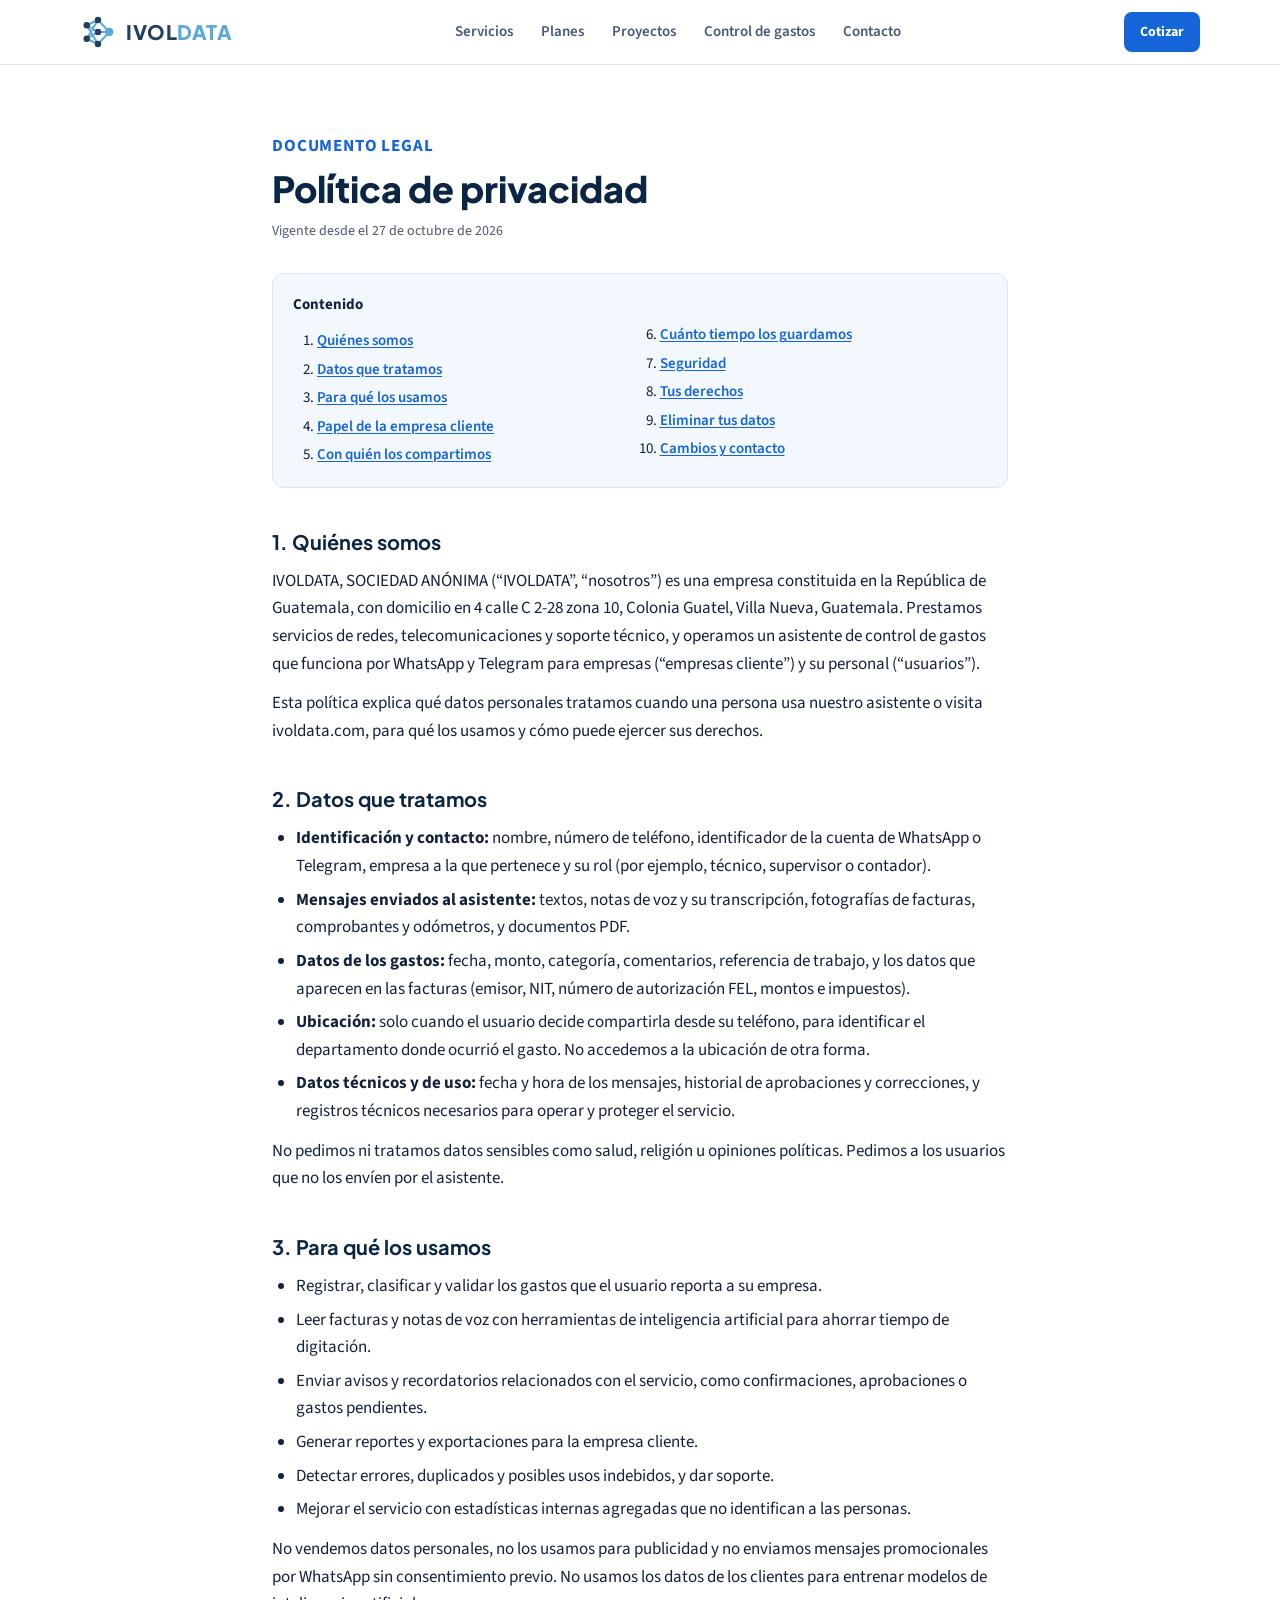
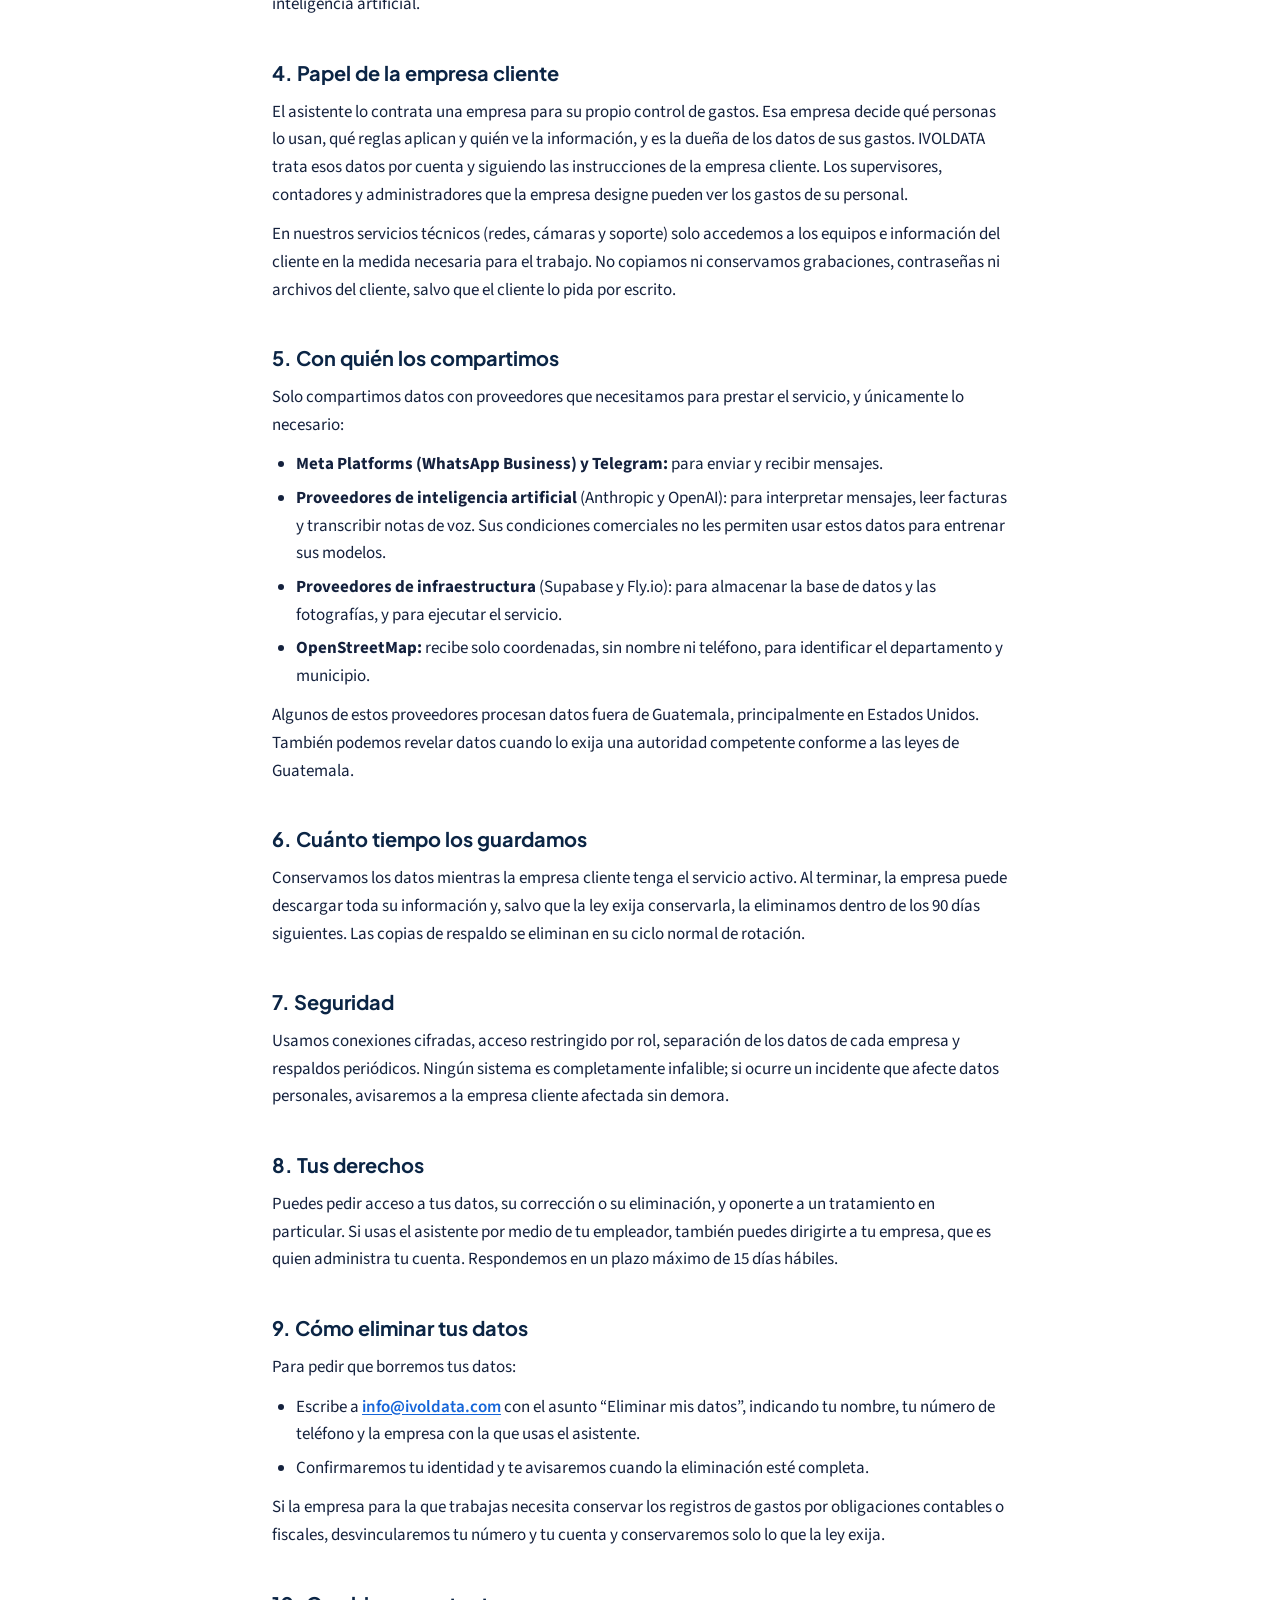
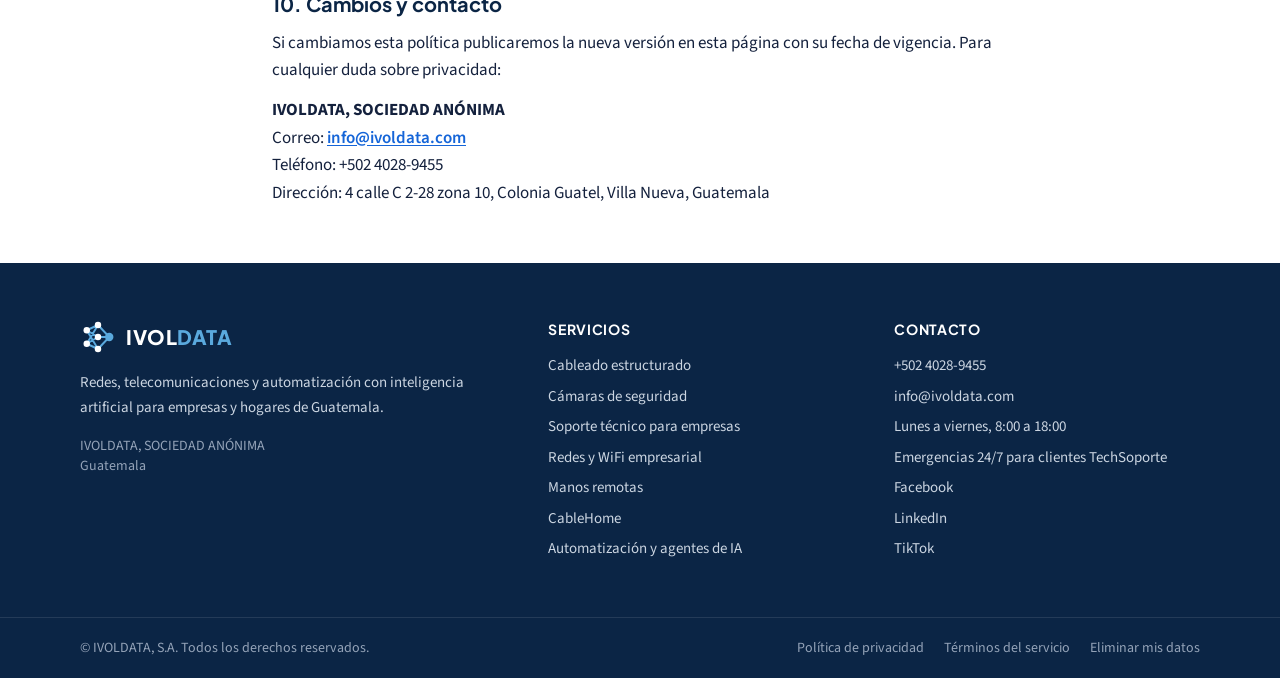
<file: privacidad.html>
<!doctype html>
<html lang="es">
<head>
<meta charset="utf-8">
<meta name="viewport" content="width=device-width, initial-scale=1, viewport-fit=cover">
<title>Privacidad IVOLDATA</title>
<meta name="claude:viewport-fit-sides" content="cover">
<meta name="description" content="Política de privacidad de IVOLDATA, SOCIEDAD ANÓNIMA.">
<link rel="icon" href="logos/logo-a-red-neuronal.svg" type="image/svg+xml">
<link rel="preconnect" href="https://fonts.googleapis.com">
<link rel="preconnect" href="https://fonts.gstatic.com" crossorigin>
<link rel="stylesheet" href="https://fonts.googleapis.com/css2?family=Plus+Jakarta+Sans:wght@600;700;800&family=Source+Sans+3:wght@400;600;700&display=swap">
<link rel="stylesheet" href="css/sitio.css?v=202610311326">
</head>
<body class="bg-white font-texto text-tinta antialiased">
<header class="sticky top-[env(safe-area-inset-top,0px)] z-40 border-b border-linea bg-white/95 backdrop-blur">
  <div class="gutter mx-auto flex max-w-6xl items-center justify-between gap-4 py-3">
    <a href="index.html" class="flex items-center gap-2.5 font-display text-xl font-extrabold tracking-wide text-marino"><svg class="h-9 w-9" viewBox="0 0 48 48" aria-hidden="true"><g stroke="#5AA9DD" stroke-width="2.6" stroke-linecap="round"><path d="M9 15 24 8M9 15 24 24M9 15 24 40M9 33 24 8M9 33 24 24M9 33 24 40M24 8 39 24M24 24 39 24M24 40 39 24"/></g><circle cx="9" cy="15" r="4.3" fill="#23405F"/><circle cx="9" cy="33" r="4.3" fill="#23405F"/><circle cx="24" cy="8" r="4.3" fill="#23405F"/><circle cx="24" cy="24" r="4.3" fill="#23405F"/><circle cx="24" cy="40" r="4.3" fill="#23405F"/><circle cx="39" cy="24" r="5.6" fill="#5AA9DD"/></svg><span style="color:#23405F">IVOL<span style="color:#5AA9DD">DATA</span></span></a>
    <nav aria-label="Principal" class="hidden items-center gap-7 text-[15px] font-semibold text-gris md:flex">
      <a class="hover:text-azul" href="index.html#servicios">Servicios</a>
      <a class="hover:text-azul" href="index.html#planes">Planes</a>
      <a class="hover:text-azul" href="index.html#proyectos">Proyectos</a>
      <a class="hover:text-azul" href="index.html#control-de-gastos">Control de gastos</a>
      <a class="hover:text-azul" href="index.html#contacto">Contacto</a>
    </nav>
    <a href="https://wa.me/50240289455?text=Hola%20IVOLDATA%2C%20quiero%20una%20cotizaci%C3%B3n" class="rounded-lg bg-azul px-4 py-2.5 text-sm font-bold text-white shadow-sm hover:bg-azul-oscuro">Cotizar</a>
  </div>
</header>
<main class="legal gutter mx-auto max-w-3xl py-14">
  <p class="text-sm font-bold uppercase tracking-wider text-azul">Documento legal</p>
  <h1>Política de privacidad</h1>
  <p class="vigencia">Vigente desde el 27 de octubre de 2026</p>

  <nav class="indice" aria-label="Contenido"><strong>Contenido</strong><ol>
    <li><a href="#responsable">Quiénes somos</a></li><li><a href="#datos">Datos que tratamos</a></li>
    <li><a href="#uso">Para qué los usamos</a></li><li><a href="#papel">Papel de la empresa cliente</a></li>
    <li><a href="#proveedores">Con quién los compartimos</a></li><li><a href="#conservacion">Cuánto tiempo los guardamos</a></li>
    <li><a href="#seguridad">Seguridad</a></li><li><a href="#derechos">Tus derechos</a></li>
    <li><a href="#eliminar">Eliminar tus datos</a></li><li><a href="#cambios">Cambios y contacto</a></li>
  </ol></nav>

  <h2 id="responsable">1. Quiénes somos</h2>
  <p>IVOLDATA, SOCIEDAD ANÓNIMA (“IVOLDATA”, “nosotros”) es una empresa constituida en la República de Guatemala, con domicilio en 4 calle C 2-28 zona 10, Colonia Guatel, Villa Nueva, Guatemala. Prestamos servicios de redes, telecomunicaciones y soporte técnico, y operamos un asistente de control de gastos que funciona por WhatsApp y Telegram para empresas (“empresas cliente”) y su personal (“usuarios”).</p>
  <p>Esta política explica qué datos personales tratamos cuando una persona usa nuestro asistente o visita ivoldata.com, para qué los usamos y cómo puede ejercer sus derechos.</p>

  <h2 id="datos">2. Datos que tratamos</h2>
  <ul>
    <li><strong>Identificación y contacto:</strong> nombre, número de teléfono, identificador de la cuenta de WhatsApp o Telegram, empresa a la que pertenece y su rol (por ejemplo, técnico, supervisor o contador).</li>
    <li><strong>Mensajes enviados al asistente:</strong> textos, notas de voz y su transcripción, fotografías de facturas, comprobantes y odómetros, y documentos PDF.</li>
    <li><strong>Datos de los gastos:</strong> fecha, monto, categoría, comentarios, referencia de trabajo, y los datos que aparecen en las facturas (emisor, NIT, número de autorización FEL, montos e impuestos).</li>
    <li><strong>Ubicación:</strong> solo cuando el usuario decide compartirla desde su teléfono, para identificar el departamento donde ocurrió el gasto. No accedemos a la ubicación de otra forma.</li>
    <li><strong>Datos técnicos y de uso:</strong> fecha y hora de los mensajes, historial de aprobaciones y correcciones, y registros técnicos necesarios para operar y proteger el servicio.</li>
  </ul>
  <p>No pedimos ni tratamos datos sensibles como salud, religión u opiniones políticas. Pedimos a los usuarios que no los envíen por el asistente.</p>

  <h2 id="uso">3. Para qué los usamos</h2>
  <ul>
    <li>Registrar, clasificar y validar los gastos que el usuario reporta a su empresa.</li>
    <li>Leer facturas y notas de voz con herramientas de inteligencia artificial para ahorrar tiempo de digitación.</li>
    <li>Enviar avisos y recordatorios relacionados con el servicio, como confirmaciones, aprobaciones o gastos pendientes.</li>
    <li>Generar reportes y exportaciones para la empresa cliente.</li>
    <li>Detectar errores, duplicados y posibles usos indebidos, y dar soporte.</li>
    <li>Mejorar el servicio con estadísticas internas agregadas que no identifican a las personas.</li>
  </ul>
  <p>No vendemos datos personales, no los usamos para publicidad y no enviamos mensajes promocionales por WhatsApp sin consentimiento previo. No usamos los datos de los clientes para entrenar modelos de inteligencia artificial.</p>

  <h2 id="papel">4. Papel de la empresa cliente</h2>
  <p>El asistente lo contrata una empresa para su propio control de gastos. Esa empresa decide qué personas lo usan, qué reglas aplican y quién ve la información, y es la dueña de los datos de sus gastos. IVOLDATA trata esos datos por cuenta y siguiendo las instrucciones de la empresa cliente. Los supervisores, contadores y administradores que la empresa designe pueden ver los gastos de su personal.</p>

  <p>En nuestros servicios técnicos (redes, cámaras y soporte) solo accedemos a los equipos e información del cliente en la medida necesaria para el trabajo. No copiamos ni conservamos grabaciones, contraseñas ni archivos del cliente, salvo que el cliente lo pida por escrito.</p>

  <h2 id="proveedores">5. Con quién los compartimos</h2>
  <p>Solo compartimos datos con proveedores que necesitamos para prestar el servicio, y únicamente lo necesario:</p>
  <ul>
    <li><strong>Meta Platforms (WhatsApp Business) y Telegram:</strong> para enviar y recibir mensajes.</li>
    <li><strong>Proveedores de inteligencia artificial</strong> (Anthropic y OpenAI): para interpretar mensajes, leer facturas y transcribir notas de voz. Sus condiciones comerciales no les permiten usar estos datos para entrenar sus modelos.</li>
    <li><strong>Proveedores de infraestructura</strong> (Supabase y Fly.io): para almacenar la base de datos y las fotografías, y para ejecutar el servicio.</li>
    <li><strong>OpenStreetMap:</strong> recibe solo coordenadas, sin nombre ni teléfono, para identificar el departamento y municipio.</li>
  </ul>
  <p>Algunos de estos proveedores procesan datos fuera de Guatemala, principalmente en Estados Unidos. También podemos revelar datos cuando lo exija una autoridad competente conforme a las leyes de Guatemala.</p>

  <h2 id="conservacion">6. Cuánto tiempo los guardamos</h2>
  <p>Conservamos los datos mientras la empresa cliente tenga el servicio activo. Al terminar, la empresa puede descargar toda su información y, salvo que la ley exija conservarla, la eliminamos dentro de los 90 días siguientes. Las copias de respaldo se eliminan en su ciclo normal de rotación.</p>

  <h2 id="seguridad">7. Seguridad</h2>
  <p>Usamos conexiones cifradas, acceso restringido por rol, separación de los datos de cada empresa y respaldos periódicos. Ningún sistema es completamente infalible; si ocurre un incidente que afecte datos personales, avisaremos a la empresa cliente afectada sin demora.</p>

  <h2 id="derechos">8. Tus derechos</h2>
  <p>Puedes pedir acceso a tus datos, su corrección o su eliminación, y oponerte a un tratamiento en particular. Si usas el asistente por medio de tu empleador, también puedes dirigirte a tu empresa, que es quien administra tu cuenta. Respondemos en un plazo máximo de 15 días hábiles.</p>

  <h2 id="eliminar">9. Cómo eliminar tus datos</h2>
  <p>Para pedir que borremos tus datos:</p>
  <ul>
    <li>Escribe a <a href="mailto:info@ivoldata.com">info@ivoldata.com</a> con el asunto “Eliminar mis datos”, indicando tu nombre, tu número de teléfono y la empresa con la que usas el asistente.</li>
    <li>Confirmaremos tu identidad y te avisaremos cuando la eliminación esté completa.</li>
  </ul>
  <p>Si la empresa para la que trabajas necesita conservar los registros de gastos por obligaciones contables o fiscales, desvincularemos tu número y tu cuenta y conservaremos solo lo que la ley exija.</p>

  <h2 id="cambios">10. Cambios y contacto</h2>
  <p>Si cambiamos esta política publicaremos la nueva versión en esta página con su fecha de vigencia. Para cualquier duda sobre privacidad:</p>
  <p><strong>IVOLDATA, SOCIEDAD ANÓNIMA</strong><br>Correo: <a href="mailto:info@ivoldata.com">info@ivoldata.com</a><br>Teléfono: +502 4028-9455<br>Dirección: 4 calle C 2-28 zona 10, Colonia Guatel, Villa Nueva, Guatemala</p>
</main>
<footer class="bg-marino text-slate-300">
  <div class="gutter mx-auto grid max-w-6xl gap-10 py-14 md:grid-cols-[1.4fr_1fr_1fr]">
    <div class="min-w-0">
      <a href="index.html" class="flex items-center gap-2.5 font-display text-xl font-extrabold tracking-wide text-white"><svg class="h-9 w-9" viewBox="0 0 48 48" aria-hidden="true"><g stroke="#5AA9DD" stroke-width="2.6" stroke-linecap="round"><path d="M9 15 24 8M9 15 24 24M9 15 24 40M9 33 24 8M9 33 24 24M9 33 24 40M24 8 39 24M24 24 39 24M24 40 39 24"/></g><circle cx="9" cy="15" r="4.3" fill="#FFFFFF"/><circle cx="9" cy="33" r="4.3" fill="#FFFFFF"/><circle cx="24" cy="8" r="4.3" fill="#FFFFFF"/><circle cx="24" cy="24" r="4.3" fill="#FFFFFF"/><circle cx="24" cy="40" r="4.3" fill="#FFFFFF"/><circle cx="39" cy="24" r="5.6" fill="#5AA9DD"/></svg><span>IVOL<span style="color:#5AA9DD">DATA</span></span></a>
      <p class="mt-4 max-w-sm text-[15px] leading-relaxed">Redes, telecomunicaciones y automatización con inteligencia artificial para empresas y hogares de Guatemala.</p>
      <p class="mt-4 text-sm text-slate-400">IVOLDATA, SOCIEDAD ANÓNIMA<br>Guatemala</p>
    </div>
    <div>
      <h2 class="font-display text-sm font-bold uppercase tracking-wider text-white">Servicios</h2>
      <ul class="mt-4 space-y-2 text-[15px]">
        <li><a class="hover:text-white" href="cableado-estructurado.html">Cableado estructurado</a></li>
        <li><a class="hover:text-white" href="camaras-de-seguridad.html">Cámaras de seguridad</a></li>
        <li><a class="hover:text-white" href="soporte-tecnico.html">Soporte técnico para empresas</a></li>
        <li><a class="hover:text-white" href="redes-y-wifi.html">Redes y WiFi empresarial</a></li>
        <li><a class="hover:text-white" href="manos-remotas.html">Manos remotas</a></li>
        <li><a class="hover:text-white" href="cablehome.html">CableHome</a></li>
        <li><a class="hover:text-white" href="automatizacion-ia.html">Automatización y agentes de IA</a></li>
      </ul>
    </div>
    <div>
      <h2 class="font-display text-sm font-bold uppercase tracking-wider text-white">Contacto</h2>
      <ul class="mt-4 space-y-2 text-[15px]">
        <li>+502 4028-9455</li>
        <li><a class="hover:text-white" href="mailto:info@ivoldata.com">info@ivoldata.com</a></li>
        <li>Lunes a viernes, 8:00 a 18:00</li>
        <li>Emergencias 24/7 para clientes TechSoporte</li>
        <li><a class="hover:text-white" href="https://www.facebook.com/Ivoldata" rel="noopener">Facebook</a></li>
        <li><a class="hover:text-white" href="https://www.linkedin.com/company/ivoldata/" rel="noopener">LinkedIn</a></li>
        <li><a class="hover:text-white" href="https://www.tiktok.com/@ivoldata" rel="noopener">TikTok</a></li>
      </ul>
    </div>
  </div>
  <div class="border-t border-white/10">
    <div class="gutter mx-auto flex max-w-6xl flex-wrap items-center justify-between gap-3 py-5 text-sm text-slate-400">
      <p>© IVOLDATA, S.A. Todos los derechos reservados.</p>
      <nav aria-label="Legal" class="flex flex-wrap gap-5"><a class="hover:text-white" href="privacidad.html">Política de privacidad</a><a class="hover:text-white" href="terminos.html">Términos del servicio</a><a class="hover:text-white" href="privacidad.html#eliminar">Eliminar mis datos</a></nav>
    </div>
  </div>
</footer>
</body>
</html>
</file>
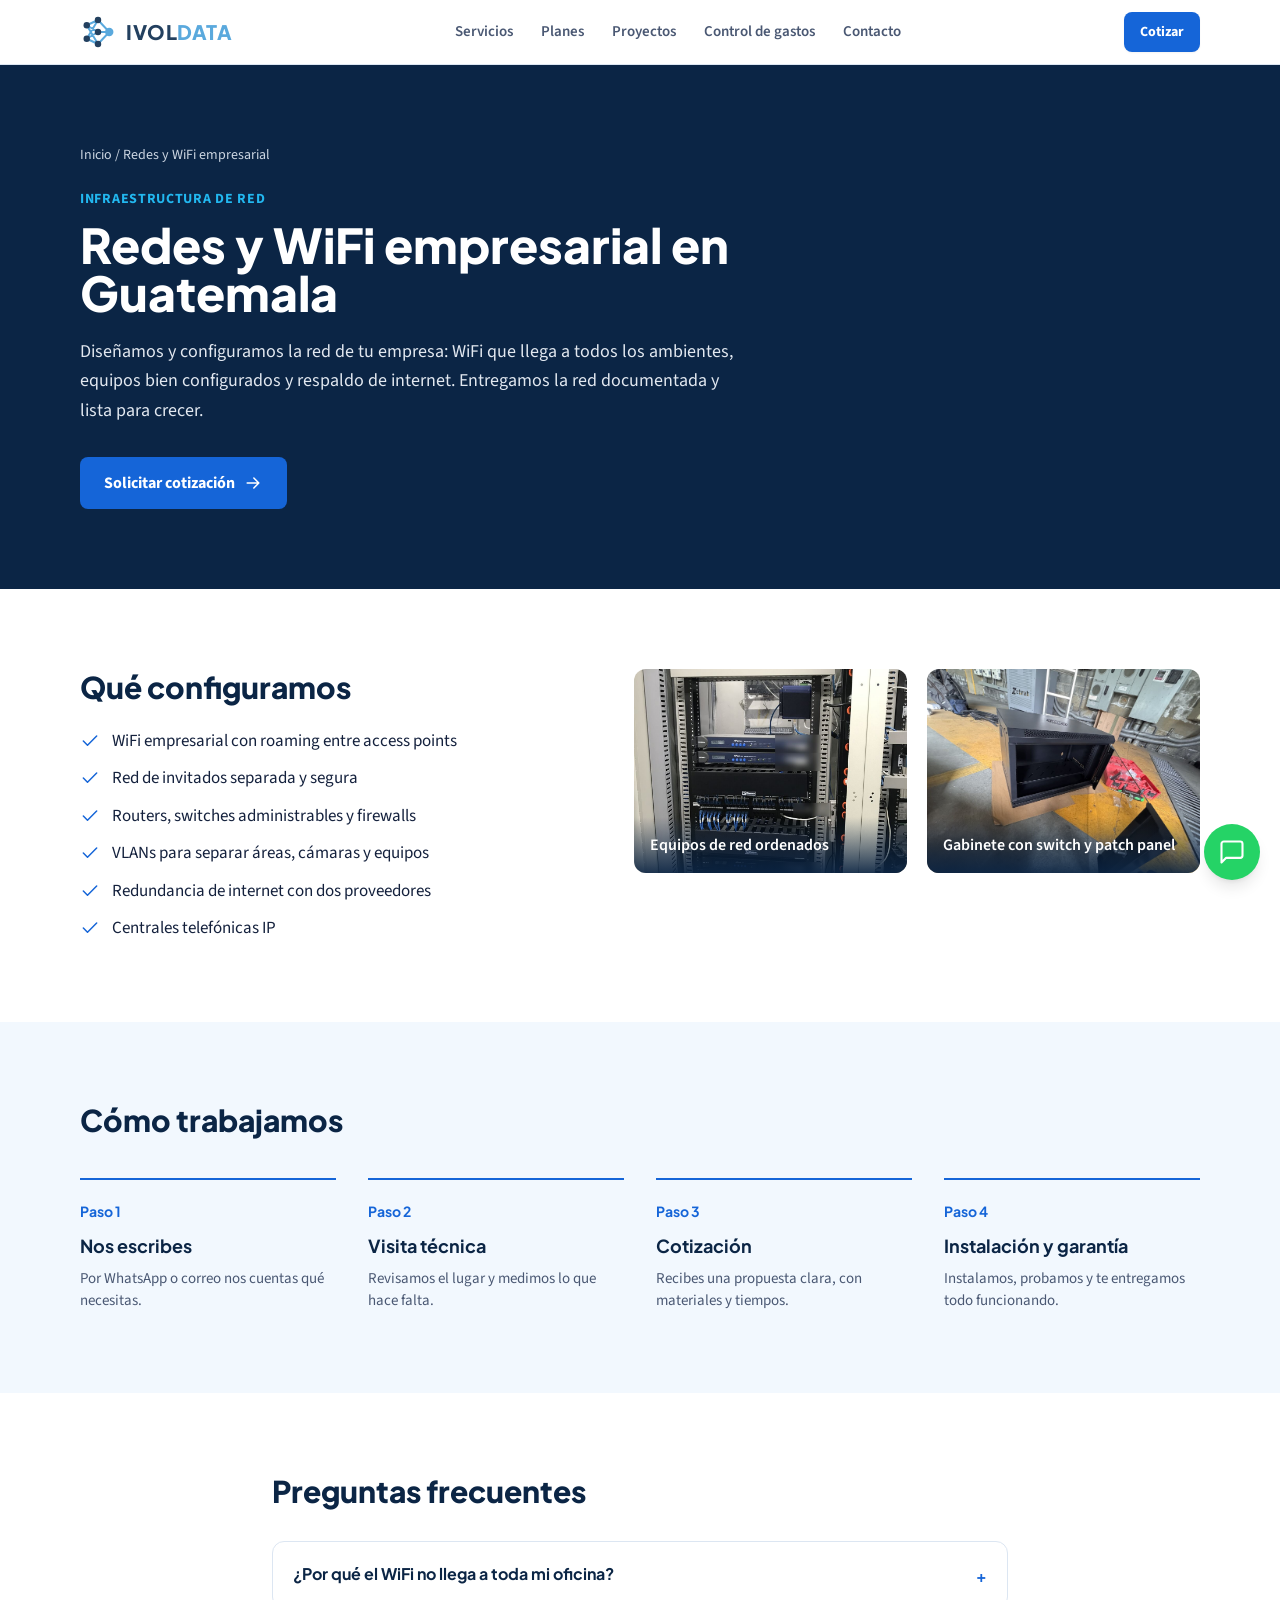
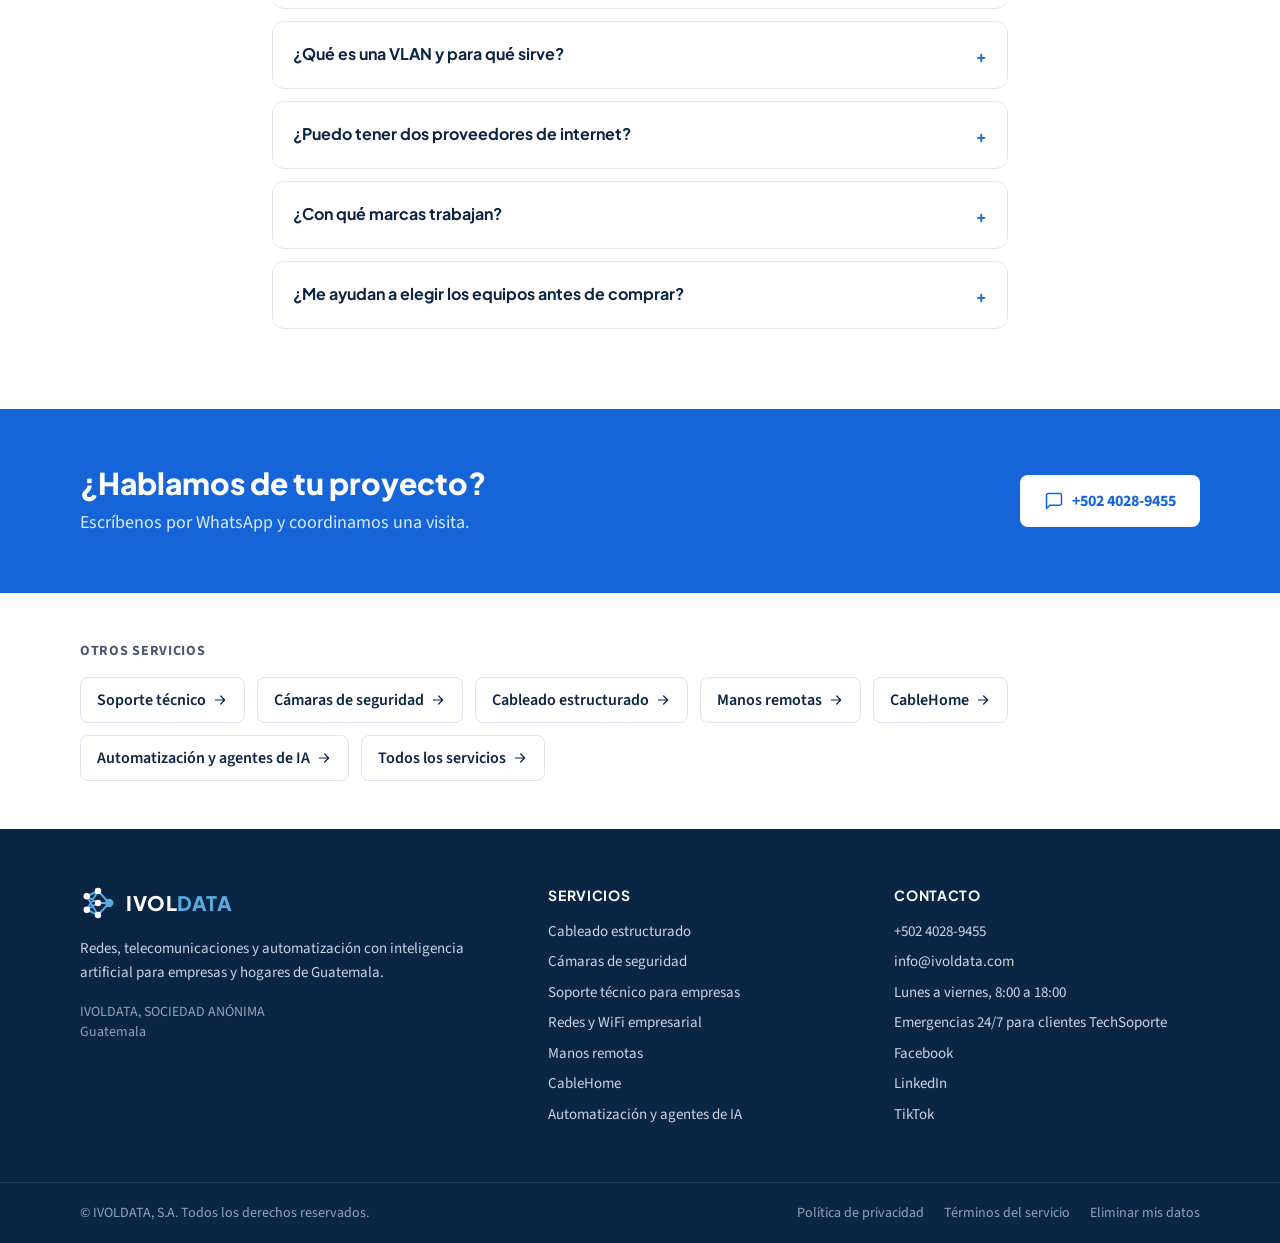
<file: redes-y-wifi.html>
<!doctype html>
<html lang="es">
<head>
<meta charset="utf-8">
<meta name="viewport" content="width=device-width, initial-scale=1, viewport-fit=cover">
<title>Redes y WiFi empresarial en Guatemala | Configuración de routers y switches | IVOLDATA</title>
<meta name="claude:viewport-fit-sides" content="cover">
<meta name="description" content="Diseño y configuración de redes empresariales en Guatemala: WiFi con roaming, red de invitados, routers, switches administrables, firewalls, VLANs, redundancia de internet y centrales telefónicas IP.">
<link rel="icon" href="logos/logo-a-red-neuronal.svg" type="image/svg+xml">
<link rel="preconnect" href="https://fonts.googleapis.com">
<link rel="preconnect" href="https://fonts.gstatic.com" crossorigin>
<link rel="stylesheet" href="https://fonts.googleapis.com/css2?family=Plus+Jakarta+Sans:wght@600;700;800&family=Source+Sans+3:wght@400;600;700&display=swap">
<link rel="stylesheet" href="css/sitio.css?v=202610311326">
<link rel="canonical" href="https://ivoldata.com/redes-y-wifi.html">
<meta property="og:type" content="website">
<meta property="og:title" content="Redes y WiFi empresarial en Guatemala | Configuración de routers y switches | IVOLDATA">
<meta property="og:description" content="Diseño y configuración de redes empresariales en Guatemala: WiFi con roaming, red de invitados, routers, switches administrables, firewalls, VLANs, redundancia de internet y centrales telefónicas IP.">
<meta property="og:url" content="https://ivoldata.com/redes-y-wifi.html">
<meta property="og:image" content="https://ivoldata.com/img/rack-ordenado.jpg">
<meta property="og:locale" content="es_GT">
<script type="application/ld+json">{"@context": "https://schema.org", "@type": "Service", "name": "Diseño y configuración de redes y WiFi empresarial", "description": "Diseño y configuración de redes empresariales en Guatemala: WiFi con roaming, red de invitados, routers, switches administrables, firewalls, VLANs, redundancia de internet y centrales telefónicas IP.", "url": "https://ivoldata.com/redes-y-wifi.html", "provider": {"@type": "ProfessionalService", "@id": "https://ivoldata.com/#empresa", "name": "IVOLDATA", "url": "https://ivoldata.com/", "telephone": "+502 4028 9455"}, "areaServed": {"@type": "Country", "name": "Guatemala"}}</script>
<script type="application/ld+json">{"@context": "https://schema.org", "@type": "FAQPage", "mainEntity": [{"@type": "Question", "name": "¿Por qué el WiFi no llega a toda mi oficina?", "acceptedAnswer": {"@type": "Answer", "text": "Casi siempre es porque un solo router intenta cubrir todo el lugar. Con varios access points y roaming, el celular o la computadora se pasan solos al punto más cercano sin cortarse."}}, {"@type": "Question", "name": "¿Qué es una VLAN y para qué sirve?", "acceptedAnswer": {"@type": "Answer", "text": "Es una forma de dividir una misma red en redes separadas. Por ejemplo, las cámaras, los invitados y las computadoras de la empresa quedan aparte, y un problema en una no afecta a las otras."}}, {"@type": "Question", "name": "¿Puedo tener dos proveedores de internet?", "acceptedAnswer": {"@type": "Answer", "text": "Sí. Configuramos la redundancia para que, si un proveedor falla, el internet siga funcionando con el otro."}}, {"@type": "Question", "name": "¿Con qué marcas trabajan?", "acceptedAnswer": {"@type": "Answer", "text": "Tenemos experiencia con Cisco, MikroTik, TP-Link Omada y Yeastar."}}, {"@type": "Question", "name": "¿Me ayudan a elegir los equipos antes de comprar?", "acceptedAnswer": {"@type": "Answer", "text": "Sí. Con la asesoría tecnológica te ayudamos a elegir equipos y diseñar la red antes de comprar, para que inviertas una sola vez."}}]}</script>
</head>
<body class="bg-white font-texto text-tinta antialiased">
<header class="sticky top-[env(safe-area-inset-top,0px)] z-40 border-b border-linea bg-white/95 backdrop-blur">
  <div class="gutter mx-auto flex max-w-6xl items-center justify-between gap-4 py-3">
    <a href="index.html" class="flex items-center gap-2.5 font-display text-xl font-extrabold tracking-wide text-marino"><svg class="h-9 w-9" viewBox="0 0 48 48" aria-hidden="true"><g stroke="#5AA9DD" stroke-width="2.6" stroke-linecap="round"><path d="M9 15 24 8M9 15 24 24M9 15 24 40M9 33 24 8M9 33 24 24M9 33 24 40M24 8 39 24M24 24 39 24M24 40 39 24"/></g><circle cx="9" cy="15" r="4.3" fill="#23405F"/><circle cx="9" cy="33" r="4.3" fill="#23405F"/><circle cx="24" cy="8" r="4.3" fill="#23405F"/><circle cx="24" cy="24" r="4.3" fill="#23405F"/><circle cx="24" cy="40" r="4.3" fill="#23405F"/><circle cx="39" cy="24" r="5.6" fill="#5AA9DD"/></svg><span style="color:#23405F">IVOL<span style="color:#5AA9DD">DATA</span></span></a>
    <nav aria-label="Principal" class="hidden items-center gap-7 text-[15px] font-semibold text-gris md:flex">
      <a class="hover:text-azul" href="index.html#servicios">Servicios</a>
      <a class="hover:text-azul" href="index.html#planes">Planes</a>
      <a class="hover:text-azul" href="index.html#proyectos">Proyectos</a>
      <a class="hover:text-azul" href="index.html#control-de-gastos">Control de gastos</a>
      <a class="hover:text-azul" href="index.html#contacto">Contacto</a>
    </nav>
    <a href="https://wa.me/50240289455?text=Hola%20IVOLDATA%2C%20quiero%20una%20cotizaci%C3%B3n" class="rounded-lg bg-azul px-4 py-2.5 text-sm font-bold text-white shadow-sm hover:bg-azul-oscuro">Cotizar</a>
  </div>
</header>
<main>
<section class="bg-marino text-white">
  <div class="gutter mx-auto max-w-6xl py-16 md:py-20">
    <nav aria-label="Ruta" class="text-sm text-slate-300"><a class="hover:text-white" href="index.html">Inicio</a> <span aria-hidden="true">/</span> Redes y WiFi empresarial</nav>
    <p class="mt-6 text-sm font-bold uppercase tracking-wider text-celeste">Infraestructura de red</p>
    <h1 class="mt-3 max-w-3xl font-display text-3xl font-extrabold leading-tight md:text-5xl">Redes y WiFi empresarial en Guatemala</h1>
    <p class="mt-5 max-w-2xl text-lg leading-relaxed text-slate-200">Diseñamos y configuramos la red de tu empresa: WiFi que llega a todos los ambientes, equipos bien configurados y respaldo de internet. Entregamos la red documentada y lista para crecer.</p>
    <a href="https://wa.me/50240289455?text=Hola%20IVOLDATA%2C%20quiero%20una%20cotizaci%C3%B3n" class="mt-8 inline-flex items-center gap-2 rounded-lg bg-azul px-6 py-3.5 font-bold text-white hover:bg-azul-oscuro">Solicitar cotización <svg class="h-5 w-5" viewBox="0 0 24 24" fill="none" stroke="currentColor" stroke-width="1.8" stroke-linecap="round" stroke-linejoin="round" aria-hidden="true"><path d="M5 12h14M13 6l6 6-6 6"/></svg></a>
  </div>
</section>

<section class="bg-white">
  <div class="gutter mx-auto grid max-w-6xl gap-10 py-20 lg:grid-cols-[1fr_1.1fr]">
    <div class="min-w-0">
      <h2 class="font-display text-3xl font-extrabold text-marino">Qué configuramos</h2>
      <ul class="mt-6 grid gap-3 text-[17px] text-tinta"><li class="flex gap-3"><span class="mt-0.5 shrink-0 text-azul"><svg class="h-5 w-5" viewBox="0 0 24 24" fill="none" stroke="currentColor" stroke-width="1.8" stroke-linecap="round" stroke-linejoin="round" aria-hidden="true"><path d="M20 6 9 17l-5-5"/></svg></span><span>WiFi empresarial con roaming entre access points</span></li><li class="flex gap-3"><span class="mt-0.5 shrink-0 text-azul"><svg class="h-5 w-5" viewBox="0 0 24 24" fill="none" stroke="currentColor" stroke-width="1.8" stroke-linecap="round" stroke-linejoin="round" aria-hidden="true"><path d="M20 6 9 17l-5-5"/></svg></span><span>Red de invitados separada y segura</span></li><li class="flex gap-3"><span class="mt-0.5 shrink-0 text-azul"><svg class="h-5 w-5" viewBox="0 0 24 24" fill="none" stroke="currentColor" stroke-width="1.8" stroke-linecap="round" stroke-linejoin="round" aria-hidden="true"><path d="M20 6 9 17l-5-5"/></svg></span><span>Routers, switches administrables y firewalls</span></li><li class="flex gap-3"><span class="mt-0.5 shrink-0 text-azul"><svg class="h-5 w-5" viewBox="0 0 24 24" fill="none" stroke="currentColor" stroke-width="1.8" stroke-linecap="round" stroke-linejoin="round" aria-hidden="true"><path d="M20 6 9 17l-5-5"/></svg></span><span>VLANs para separar áreas, cámaras y equipos</span></li><li class="flex gap-3"><span class="mt-0.5 shrink-0 text-azul"><svg class="h-5 w-5" viewBox="0 0 24 24" fill="none" stroke="currentColor" stroke-width="1.8" stroke-linecap="round" stroke-linejoin="round" aria-hidden="true"><path d="M20 6 9 17l-5-5"/></svg></span><span>Redundancia de internet con dos proveedores</span></li><li class="flex gap-3"><span class="mt-0.5 shrink-0 text-azul"><svg class="h-5 w-5" viewBox="0 0 24 24" fill="none" stroke="currentColor" stroke-width="1.8" stroke-linecap="round" stroke-linejoin="round" aria-hidden="true"><path d="M20 6 9 17l-5-5"/></svg></span><span>Centrales telefónicas IP</span></li></ul>
    </div>
    <div class="min-w-0">
      <div class="grid grid-cols-2 gap-3 sm:gap-5">
      <figure class="relative min-w-0 overflow-hidden rounded-xl bg-hielo aspect-[4/3]"><img src="img/rack-ordenado.jpg" alt="Equipos de red ordenados" loading="lazy" class="h-full w-full object-cover"><figcaption class="absolute inset-x-0 bottom-0 bg-gradient-to-t from-marino/90 to-transparent p-3 pt-10 text-sm font-semibold text-white sm:p-4 sm:text-base">Equipos de red ordenados</figcaption></figure>
      <figure class="relative min-w-0 overflow-hidden rounded-xl bg-hielo aspect-[4/3]"><img src="img/gabinete-armado.jpg" alt="Gabinete con switch y patch panel" loading="lazy" class="h-full w-full object-cover"><figcaption class="absolute inset-x-0 bottom-0 bg-gradient-to-t from-marino/90 to-transparent p-3 pt-10 text-sm font-semibold text-white sm:p-4 sm:text-base">Gabinete con switch y patch panel</figcaption></figure>
      </div>
    </div>
  </div>
</section>

<section class="bg-hielo/60">
  <div class="gutter mx-auto max-w-6xl py-20">
    <h2 class="font-display text-3xl font-extrabold text-marino">Cómo trabajamos</h2>
    <ol class="mt-10 grid gap-8 sm:grid-cols-2 lg:grid-cols-4">
      <li class="min-w-0 border-t-2 border-azul pt-5"><span class="font-display text-sm font-bold text-azul">Paso 1</span><h3 class="mt-2 font-display text-lg font-bold text-marino">Nos escribes</h3><p class="mt-2 text-[15px] text-gris">Por WhatsApp o correo nos cuentas qué necesitas.</p></li>
      <li class="min-w-0 border-t-2 border-azul pt-5"><span class="font-display text-sm font-bold text-azul">Paso 2</span><h3 class="mt-2 font-display text-lg font-bold text-marino">Visita técnica</h3><p class="mt-2 text-[15px] text-gris">Revisamos el lugar y medimos lo que hace falta.</p></li>
      <li class="min-w-0 border-t-2 border-azul pt-5"><span class="font-display text-sm font-bold text-azul">Paso 3</span><h3 class="mt-2 font-display text-lg font-bold text-marino">Cotización</h3><p class="mt-2 text-[15px] text-gris">Recibes una propuesta clara, con materiales y tiempos.</p></li>
      <li class="min-w-0 border-t-2 border-azul pt-5"><span class="font-display text-sm font-bold text-azul">Paso 4</span><h3 class="mt-2 font-display text-lg font-bold text-marino">Instalación y garantía</h3><p class="mt-2 text-[15px] text-gris">Instalamos, probamos y te entregamos todo funcionando.</p></li>
    </ol>
  </div>
</section>

<section class="bg-white">
  <div class="gutter mx-auto max-w-3xl py-20">
    <h2 class="font-display text-3xl font-extrabold text-marino">Preguntas frecuentes</h2>
    <div class="mt-8 grid gap-3">
      <details class="group rounded-xl border border-linea bg-white p-5 open:shadow-sm"><summary class="flex cursor-pointer list-none items-start justify-between gap-4 font-display font-bold text-marino">¿Por qué el WiFi no llega a toda mi oficina?<span class="mt-0.5 shrink-0 text-azul transition group-open:rotate-45">+</span></summary><p class="mt-3 text-[15px] leading-relaxed text-gris">Casi siempre es porque un solo router intenta cubrir todo el lugar. Con varios access points y roaming, el celular o la computadora se pasan solos al punto más cercano sin cortarse.</p></details>
      <details class="group rounded-xl border border-linea bg-white p-5 open:shadow-sm"><summary class="flex cursor-pointer list-none items-start justify-between gap-4 font-display font-bold text-marino">¿Qué es una VLAN y para qué sirve?<span class="mt-0.5 shrink-0 text-azul transition group-open:rotate-45">+</span></summary><p class="mt-3 text-[15px] leading-relaxed text-gris">Es una forma de dividir una misma red en redes separadas. Por ejemplo, las cámaras, los invitados y las computadoras de la empresa quedan aparte, y un problema en una no afecta a las otras.</p></details>
      <details class="group rounded-xl border border-linea bg-white p-5 open:shadow-sm"><summary class="flex cursor-pointer list-none items-start justify-between gap-4 font-display font-bold text-marino">¿Puedo tener dos proveedores de internet?<span class="mt-0.5 shrink-0 text-azul transition group-open:rotate-45">+</span></summary><p class="mt-3 text-[15px] leading-relaxed text-gris">Sí. Configuramos la redundancia para que, si un proveedor falla, el internet siga funcionando con el otro.</p></details>
      <details class="group rounded-xl border border-linea bg-white p-5 open:shadow-sm"><summary class="flex cursor-pointer list-none items-start justify-between gap-4 font-display font-bold text-marino">¿Con qué marcas trabajan?<span class="mt-0.5 shrink-0 text-azul transition group-open:rotate-45">+</span></summary><p class="mt-3 text-[15px] leading-relaxed text-gris">Tenemos experiencia con Cisco, MikroTik, TP-Link Omada y Yeastar.</p></details>
      <details class="group rounded-xl border border-linea bg-white p-5 open:shadow-sm"><summary class="flex cursor-pointer list-none items-start justify-between gap-4 font-display font-bold text-marino">¿Me ayudan a elegir los equipos antes de comprar?<span class="mt-0.5 shrink-0 text-azul transition group-open:rotate-45">+</span></summary><p class="mt-3 text-[15px] leading-relaxed text-gris">Sí. Con la asesoría tecnológica te ayudamos a elegir equipos y diseñar la red antes de comprar, para que inviertas una sola vez.</p></details>
    </div>
  </div>
</section>

<section class="bg-azul text-white">
  <div class="gutter mx-auto flex max-w-6xl flex-wrap items-center justify-between gap-6 py-14">
    <div class="min-w-0"><h2 class="font-display text-3xl font-extrabold">¿Hablamos de tu proyecto?</h2><p class="mt-2 text-lg text-blue-100">Escríbenos por WhatsApp y coordinamos una visita.</p></div>
    <a href="https://wa.me/50240289455?text=Hola%20IVOLDATA%2C%20quiero%20una%20cotizaci%C3%B3n" class="inline-flex items-center gap-2 rounded-lg bg-white px-6 py-3.5 font-bold text-azul hover:bg-hielo"><svg class="h-5 w-5" viewBox="0 0 24 24" fill="none" stroke="currentColor" stroke-width="1.8" stroke-linecap="round" stroke-linejoin="round" aria-hidden="true"><path d="M21 15a2 2 0 0 1-2 2H7l-4 4V5a2 2 0 0 1 2-2h14a2 2 0 0 1 2 2z"/></svg> +502 4028-9455</a>
  </div>
</section>

<section class="bg-white">
  <div class="gutter mx-auto max-w-6xl py-12">
    <p class="text-sm font-bold uppercase tracking-wider text-gris">Otros servicios</p>
    <div class="mt-4 flex flex-wrap gap-3"><a href="soporte-tecnico.html" class="inline-flex items-center gap-1.5 rounded-lg border border-linea bg-white px-4 py-2.5 font-semibold text-marino hover:border-celeste">Soporte técnico <svg class="h-4 w-4" viewBox="0 0 24 24" fill="none" stroke="currentColor" stroke-width="1.8" stroke-linecap="round" stroke-linejoin="round" aria-hidden="true"><path d="M5 12h14M13 6l6 6-6 6"/></svg></a><a href="camaras-de-seguridad.html" class="inline-flex items-center gap-1.5 rounded-lg border border-linea bg-white px-4 py-2.5 font-semibold text-marino hover:border-celeste">Cámaras de seguridad <svg class="h-4 w-4" viewBox="0 0 24 24" fill="none" stroke="currentColor" stroke-width="1.8" stroke-linecap="round" stroke-linejoin="round" aria-hidden="true"><path d="M5 12h14M13 6l6 6-6 6"/></svg></a><a href="cableado-estructurado.html" class="inline-flex items-center gap-1.5 rounded-lg border border-linea bg-white px-4 py-2.5 font-semibold text-marino hover:border-celeste">Cableado estructurado <svg class="h-4 w-4" viewBox="0 0 24 24" fill="none" stroke="currentColor" stroke-width="1.8" stroke-linecap="round" stroke-linejoin="round" aria-hidden="true"><path d="M5 12h14M13 6l6 6-6 6"/></svg></a><a href="manos-remotas.html" class="inline-flex items-center gap-1.5 rounded-lg border border-linea bg-white px-4 py-2.5 font-semibold text-marino hover:border-celeste">Manos remotas <svg class="h-4 w-4" viewBox="0 0 24 24" fill="none" stroke="currentColor" stroke-width="1.8" stroke-linecap="round" stroke-linejoin="round" aria-hidden="true"><path d="M5 12h14M13 6l6 6-6 6"/></svg></a><a href="cablehome.html" class="inline-flex items-center gap-1.5 rounded-lg border border-linea bg-white px-4 py-2.5 font-semibold text-marino hover:border-celeste">CableHome <svg class="h-4 w-4" viewBox="0 0 24 24" fill="none" stroke="currentColor" stroke-width="1.8" stroke-linecap="round" stroke-linejoin="round" aria-hidden="true"><path d="M5 12h14M13 6l6 6-6 6"/></svg></a><a href="automatizacion-ia.html" class="inline-flex items-center gap-1.5 rounded-lg border border-linea bg-white px-4 py-2.5 font-semibold text-marino hover:border-celeste">Automatización y agentes de IA <svg class="h-4 w-4" viewBox="0 0 24 24" fill="none" stroke="currentColor" stroke-width="1.8" stroke-linecap="round" stroke-linejoin="round" aria-hidden="true"><path d="M5 12h14M13 6l6 6-6 6"/></svg></a><a href="index.html#servicios" class="inline-flex items-center gap-1.5 rounded-lg border border-linea bg-white px-4 py-2.5 font-semibold text-marino hover:border-celeste">Todos los servicios <svg class="h-4 w-4" viewBox="0 0 24 24" fill="none" stroke="currentColor" stroke-width="1.8" stroke-linecap="round" stroke-linejoin="round" aria-hidden="true"><path d="M5 12h14M13 6l6 6-6 6"/></svg></a></div>
  </div>
</section>
</main>
<a href="https://wa.me/50240289455?text=Hola%20IVOLDATA%2C%20quiero%20una%20cotizaci%C3%B3n" aria-label="Escríbenos por WhatsApp" class="fixed z-50 grid h-14 w-14 place-items-center rounded-full bg-[#25D366] text-white shadow-lg hover:scale-105" style="right:calc(20px + env(safe-area-inset-right,0px));bottom:calc(20px + env(safe-area-inset-bottom,0px))"><svg class="h-7 w-7" viewBox="0 0 24 24" fill="none" stroke="currentColor" stroke-width="1.8" stroke-linecap="round" stroke-linejoin="round" aria-hidden="true"><path d="M21 15a2 2 0 0 1-2 2H7l-4 4V5a2 2 0 0 1 2-2h14a2 2 0 0 1 2 2z"/></svg></a>
<footer class="bg-marino text-slate-300">
  <div class="gutter mx-auto grid max-w-6xl gap-10 py-14 md:grid-cols-[1.4fr_1fr_1fr]">
    <div class="min-w-0">
      <a href="index.html" class="flex items-center gap-2.5 font-display text-xl font-extrabold tracking-wide text-white"><svg class="h-9 w-9" viewBox="0 0 48 48" aria-hidden="true"><g stroke="#5AA9DD" stroke-width="2.6" stroke-linecap="round"><path d="M9 15 24 8M9 15 24 24M9 15 24 40M9 33 24 8M9 33 24 24M9 33 24 40M24 8 39 24M24 24 39 24M24 40 39 24"/></g><circle cx="9" cy="15" r="4.3" fill="#FFFFFF"/><circle cx="9" cy="33" r="4.3" fill="#FFFFFF"/><circle cx="24" cy="8" r="4.3" fill="#FFFFFF"/><circle cx="24" cy="24" r="4.3" fill="#FFFFFF"/><circle cx="24" cy="40" r="4.3" fill="#FFFFFF"/><circle cx="39" cy="24" r="5.6" fill="#5AA9DD"/></svg><span>IVOL<span style="color:#5AA9DD">DATA</span></span></a>
      <p class="mt-4 max-w-sm text-[15px] leading-relaxed">Redes, telecomunicaciones y automatización con inteligencia artificial para empresas y hogares de Guatemala.</p>
      <p class="mt-4 text-sm text-slate-400">IVOLDATA, SOCIEDAD ANÓNIMA<br>Guatemala</p>
    </div>
    <div>
      <h2 class="font-display text-sm font-bold uppercase tracking-wider text-white">Servicios</h2>
      <ul class="mt-4 space-y-2 text-[15px]">
        <li><a class="hover:text-white" href="cableado-estructurado.html">Cableado estructurado</a></li>
        <li><a class="hover:text-white" href="camaras-de-seguridad.html">Cámaras de seguridad</a></li>
        <li><a class="hover:text-white" href="soporte-tecnico.html">Soporte técnico para empresas</a></li>
        <li><a class="hover:text-white" href="redes-y-wifi.html">Redes y WiFi empresarial</a></li>
        <li><a class="hover:text-white" href="manos-remotas.html">Manos remotas</a></li>
        <li><a class="hover:text-white" href="cablehome.html">CableHome</a></li>
        <li><a class="hover:text-white" href="automatizacion-ia.html">Automatización y agentes de IA</a></li>
      </ul>
    </div>
    <div>
      <h2 class="font-display text-sm font-bold uppercase tracking-wider text-white">Contacto</h2>
      <ul class="mt-4 space-y-2 text-[15px]">
        <li>+502 4028-9455</li>
        <li><a class="hover:text-white" href="mailto:info@ivoldata.com">info@ivoldata.com</a></li>
        <li>Lunes a viernes, 8:00 a 18:00</li>
        <li>Emergencias 24/7 para clientes TechSoporte</li>
        <li><a class="hover:text-white" href="https://www.facebook.com/Ivoldata" rel="noopener">Facebook</a></li>
        <li><a class="hover:text-white" href="https://www.linkedin.com/company/ivoldata/" rel="noopener">LinkedIn</a></li>
        <li><a class="hover:text-white" href="https://www.tiktok.com/@ivoldata" rel="noopener">TikTok</a></li>
      </ul>
    </div>
  </div>
  <div class="border-t border-white/10">
    <div class="gutter mx-auto flex max-w-6xl flex-wrap items-center justify-between gap-3 py-5 text-sm text-slate-400">
      <p>© IVOLDATA, S.A. Todos los derechos reservados.</p>
      <nav aria-label="Legal" class="flex flex-wrap gap-5"><a class="hover:text-white" href="privacidad.html">Política de privacidad</a><a class="hover:text-white" href="terminos.html">Términos del servicio</a><a class="hover:text-white" href="privacidad.html#eliminar">Eliminar mis datos</a></nav>
    </div>
  </div>
</footer>
</body>
</html>
</file>
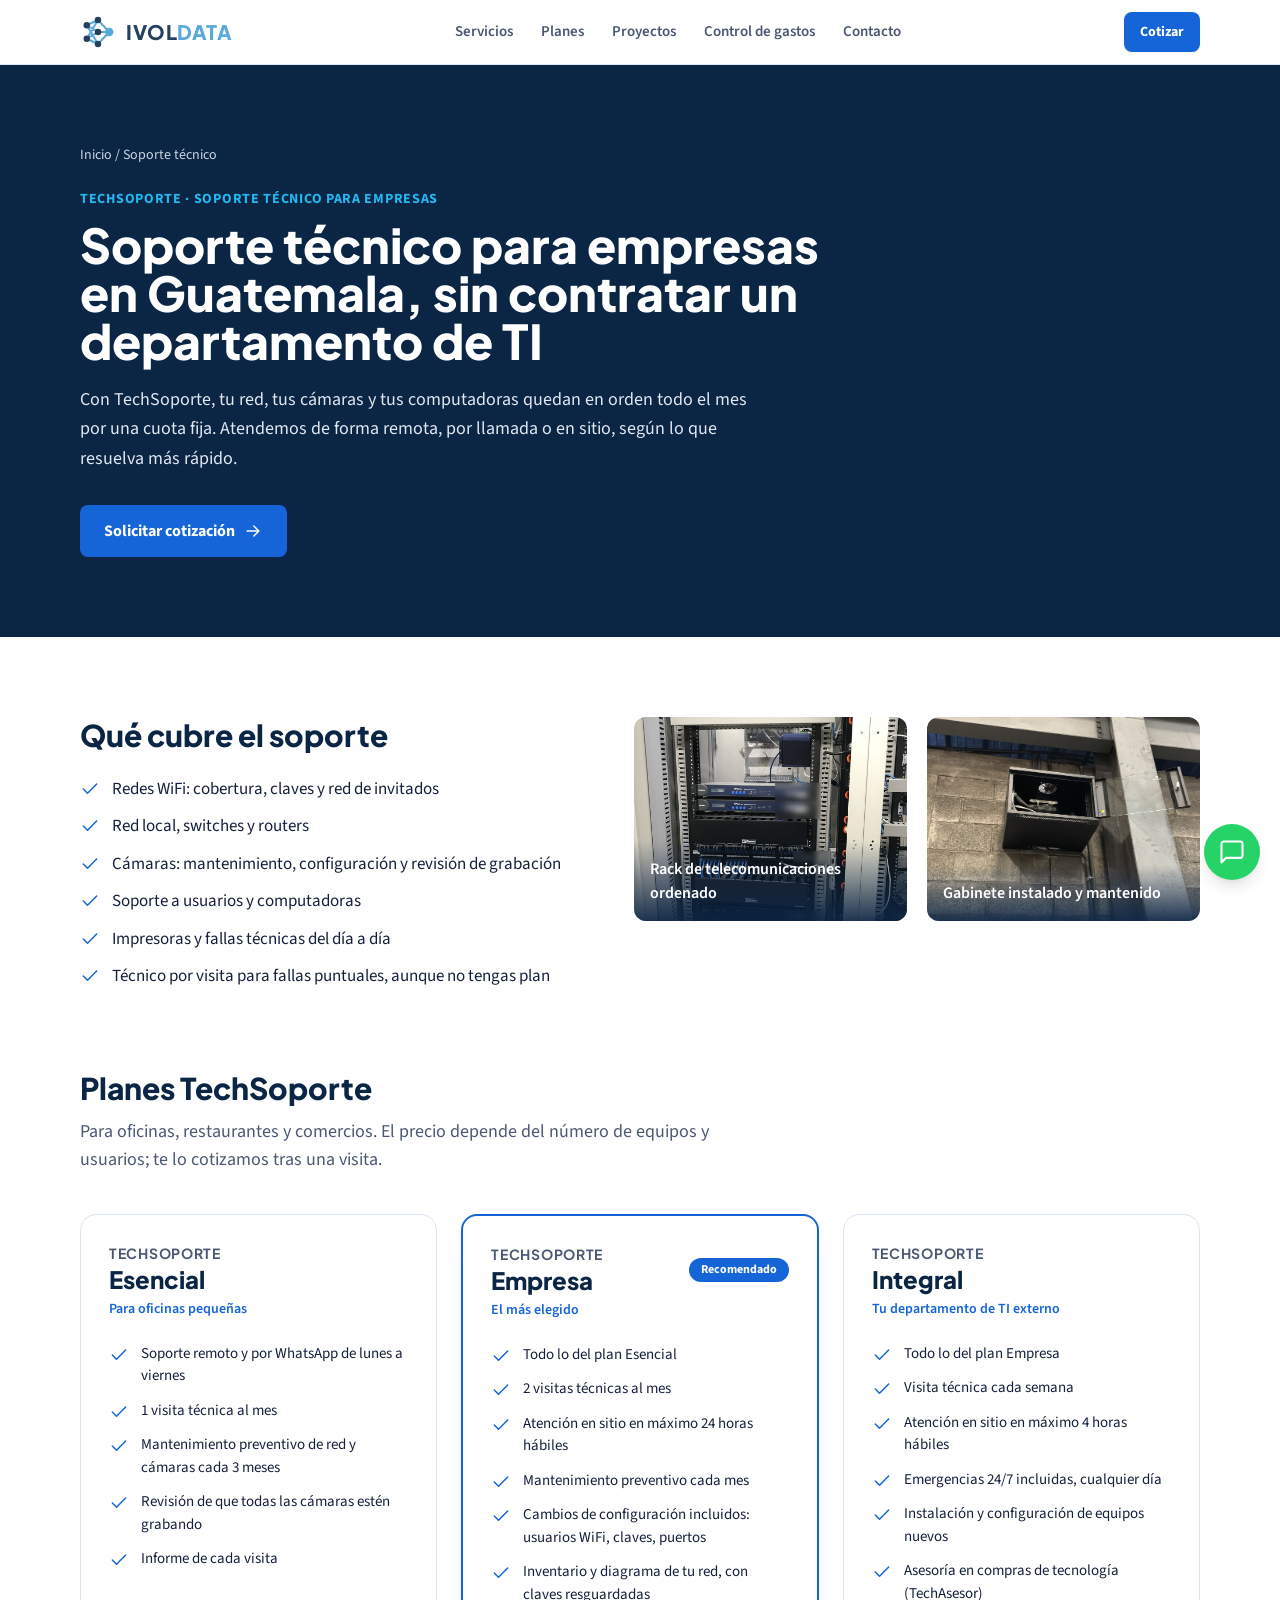
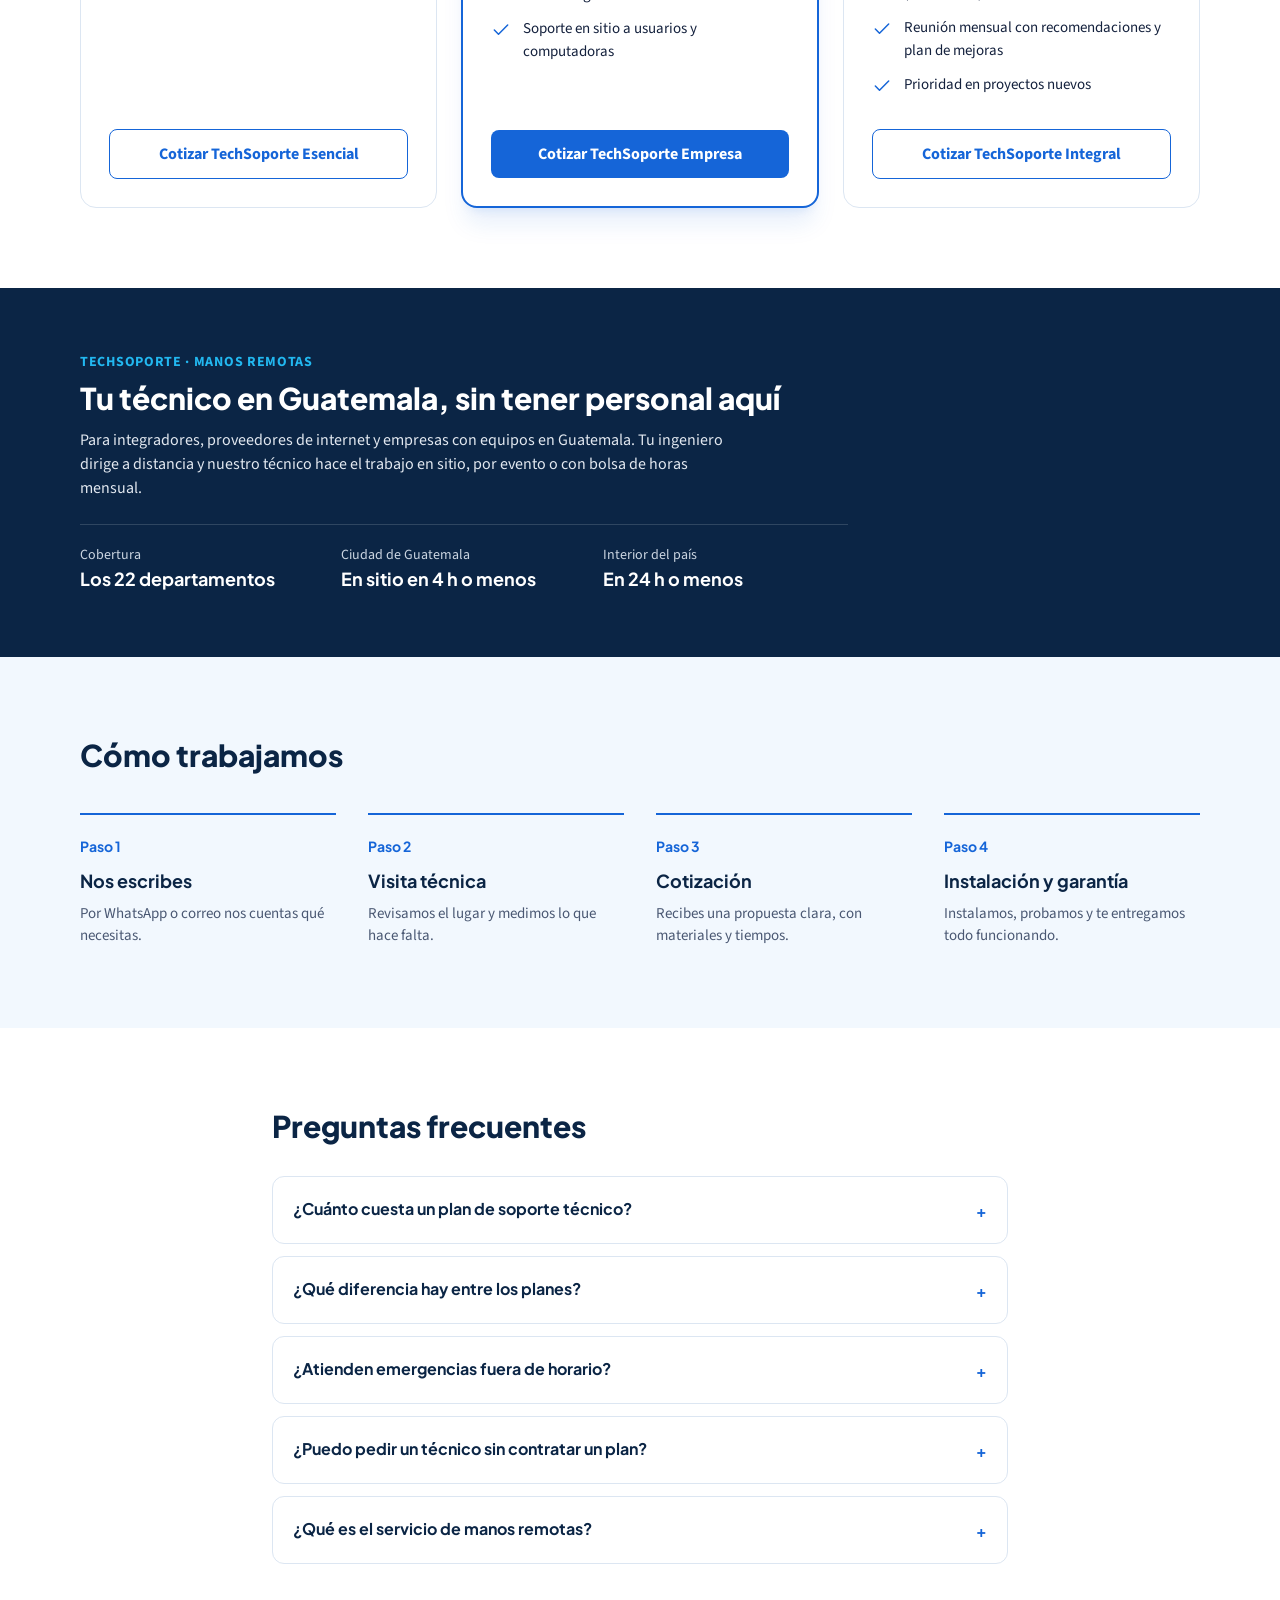
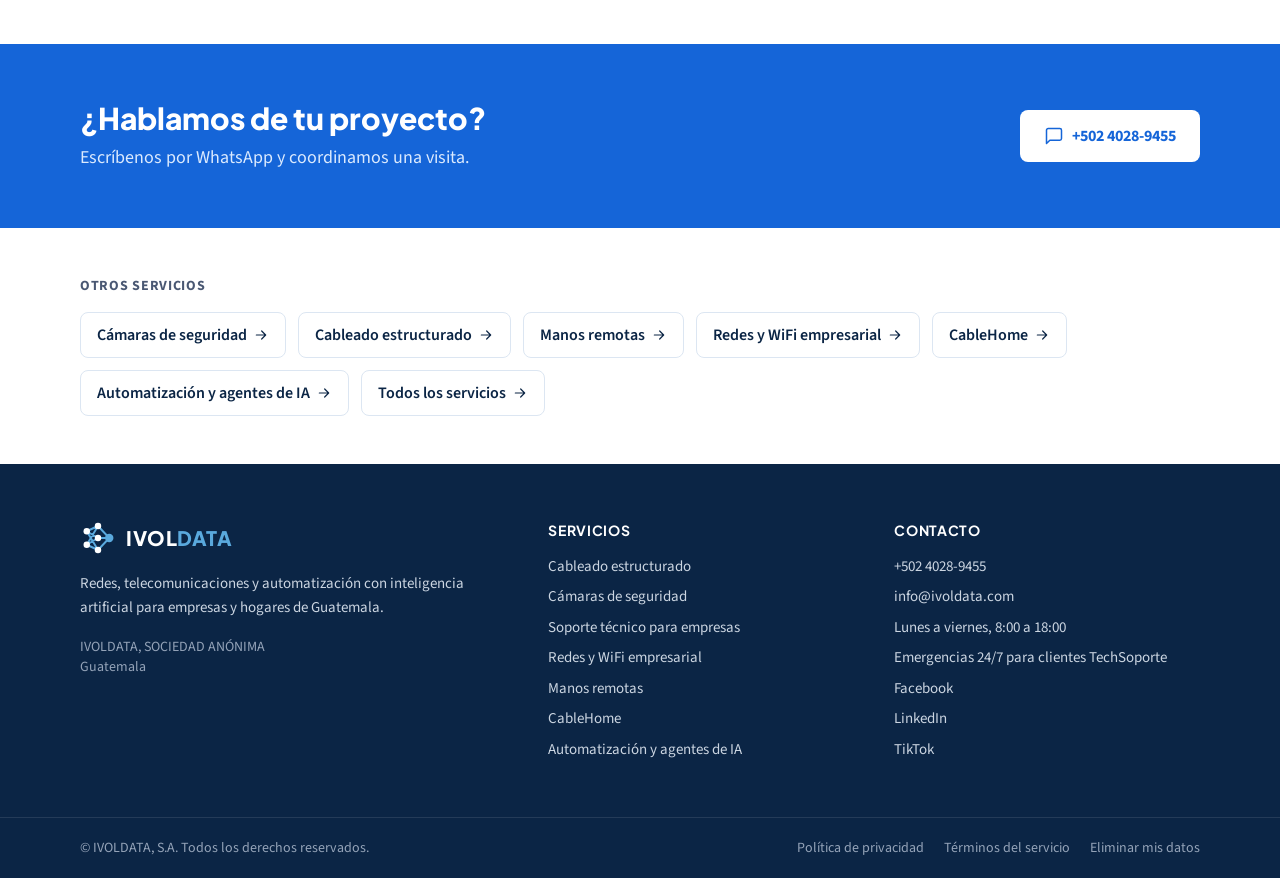
<file: soporte-tecnico.html>
<!doctype html>
<html lang="es">
<head>
<meta charset="utf-8">
<meta name="viewport" content="width=device-width, initial-scale=1, viewport-fit=cover">
<title>Soporte técnico para empresas en Guatemala | TechSoporte de IVOLDATA</title>
<meta name="claude:viewport-fit-sides" content="cover">
<meta name="description" content="Planes de soporte técnico mensual para oficinas, restaurantes y comercios en Guatemala: WiFi, red local, cámaras, computadoras y usuarios. Atención remota, por llamada o en sitio, y emergencias 24/7.">
<link rel="icon" href="logos/logo-a-red-neuronal.svg" type="image/svg+xml">
<link rel="preconnect" href="https://fonts.googleapis.com">
<link rel="preconnect" href="https://fonts.gstatic.com" crossorigin>
<link rel="stylesheet" href="https://fonts.googleapis.com/css2?family=Plus+Jakarta+Sans:wght@600;700;800&family=Source+Sans+3:wght@400;600;700&display=swap">
<link rel="stylesheet" href="css/sitio.css?v=202610311326">
<link rel="canonical" href="https://ivoldata.com/soporte-tecnico.html">
<meta property="og:type" content="website">
<meta property="og:title" content="Soporte técnico para empresas en Guatemala | TechSoporte de IVOLDATA">
<meta property="og:description" content="Planes de soporte técnico mensual para oficinas, restaurantes y comercios en Guatemala: WiFi, red local, cámaras, computadoras y usuarios. Atención remota, por llamada o en sitio, y emergencias 24/7.">
<meta property="og:url" content="https://ivoldata.com/soporte-tecnico.html">
<meta property="og:image" content="https://ivoldata.com/img/rack-ordenado.jpg">
<meta property="og:locale" content="es_GT">
<script type="application/ld+json">{"@context": "https://schema.org", "@type": "Service", "name": "Soporte técnico para empresas (TechSoporte)", "description": "Planes de soporte técnico mensual para oficinas, restaurantes y comercios en Guatemala: WiFi, red local, cámaras, computadoras y usuarios. Atención remota, por llamada o en sitio, y emergencias 24/7.", "url": "https://ivoldata.com/soporte-tecnico.html", "provider": {"@type": "ProfessionalService", "@id": "https://ivoldata.com/#empresa", "name": "IVOLDATA", "url": "https://ivoldata.com/", "telephone": "+502 4028 9455"}, "areaServed": {"@type": "Country", "name": "Guatemala"}}</script>
<script type="application/ld+json">{"@context": "https://schema.org", "@type": "FAQPage", "mainEntity": [{"@type": "Question", "name": "¿Cuánto cuesta un plan de soporte técnico?", "acceptedAnswer": {"@type": "Answer", "text": "El precio depende del número de equipos y usuarios. Te lo cotizamos después de una visita, sin compromiso."}}, {"@type": "Question", "name": "¿Qué diferencia hay entre los planes?", "acceptedAnswer": {"@type": "Answer", "text": "Esencial incluye 1 visita al mes y mantenimiento cada 3 meses. Empresa incluye 2 visitas, atención en sitio en máximo 24 horas hábiles y mantenimiento mensual. Integral incluye visita cada semana, atención en máximo 4 horas hábiles y emergencias 24/7."}}, {"@type": "Question", "name": "¿Atienden emergencias fuera de horario?", "acceptedAnswer": {"@type": "Answer", "text": "Sí, 24/7 para clientes TechSoporte. En el plan Integral están incluidas; en Esencial y Empresa, la atención fuera de horario tiene cargo adicional."}}, {"@type": "Question", "name": "¿Puedo pedir un técnico sin contratar un plan?", "acceptedAnswer": {"@type": "Answer", "text": "Sí. Enviamos un técnico por visita para WiFi, impresoras, computadoras o cualquier falla técnica."}}, {"@type": "Question", "name": "¿Qué es el servicio de manos remotas?", "acceptedAnswer": {"@type": "Answer", "text": "Es un técnico nuestro en sitio, dirigido a distancia por el ingeniero de tu empresa. Cubrimos los 22 departamentos: Ciudad de Guatemala en 4 horas o menos e interior del país en 24 horas o menos."}}]}</script>
</head>
<body class="bg-white font-texto text-tinta antialiased">
<header class="sticky top-[env(safe-area-inset-top,0px)] z-40 border-b border-linea bg-white/95 backdrop-blur">
  <div class="gutter mx-auto flex max-w-6xl items-center justify-between gap-4 py-3">
    <a href="index.html" class="flex items-center gap-2.5 font-display text-xl font-extrabold tracking-wide text-marino"><svg class="h-9 w-9" viewBox="0 0 48 48" aria-hidden="true"><g stroke="#5AA9DD" stroke-width="2.6" stroke-linecap="round"><path d="M9 15 24 8M9 15 24 24M9 15 24 40M9 33 24 8M9 33 24 24M9 33 24 40M24 8 39 24M24 24 39 24M24 40 39 24"/></g><circle cx="9" cy="15" r="4.3" fill="#23405F"/><circle cx="9" cy="33" r="4.3" fill="#23405F"/><circle cx="24" cy="8" r="4.3" fill="#23405F"/><circle cx="24" cy="24" r="4.3" fill="#23405F"/><circle cx="24" cy="40" r="4.3" fill="#23405F"/><circle cx="39" cy="24" r="5.6" fill="#5AA9DD"/></svg><span style="color:#23405F">IVOL<span style="color:#5AA9DD">DATA</span></span></a>
    <nav aria-label="Principal" class="hidden items-center gap-7 text-[15px] font-semibold text-gris md:flex">
      <a class="hover:text-azul" href="index.html#servicios">Servicios</a>
      <a class="hover:text-azul" href="index.html#planes">Planes</a>
      <a class="hover:text-azul" href="index.html#proyectos">Proyectos</a>
      <a class="hover:text-azul" href="index.html#control-de-gastos">Control de gastos</a>
      <a class="hover:text-azul" href="index.html#contacto">Contacto</a>
    </nav>
    <a href="https://wa.me/50240289455?text=Hola%20IVOLDATA%2C%20quiero%20una%20cotizaci%C3%B3n" class="rounded-lg bg-azul px-4 py-2.5 text-sm font-bold text-white shadow-sm hover:bg-azul-oscuro">Cotizar</a>
  </div>
</header>
<main>
<section class="bg-marino text-white">
  <div class="gutter mx-auto max-w-6xl py-16 md:py-20">
    <nav aria-label="Ruta" class="text-sm text-slate-300"><a class="hover:text-white" href="index.html">Inicio</a> <span aria-hidden="true">/</span> Soporte técnico</nav>
    <p class="mt-6 text-sm font-bold uppercase tracking-wider text-celeste">TechSoporte · Soporte técnico para empresas</p>
    <h1 class="mt-3 max-w-3xl font-display text-3xl font-extrabold leading-tight md:text-5xl">Soporte técnico para empresas en Guatemala, sin contratar un departamento de TI</h1>
    <p class="mt-5 max-w-2xl text-lg leading-relaxed text-slate-200">Con TechSoporte, tu red, tus cámaras y tus computadoras quedan en orden todo el mes por una cuota fija. Atendemos de forma remota, por llamada o en sitio, según lo que resuelva más rápido.</p>
    <a href="https://wa.me/50240289455?text=Hola%20IVOLDATA%2C%20quiero%20una%20cotizaci%C3%B3n" class="mt-8 inline-flex items-center gap-2 rounded-lg bg-azul px-6 py-3.5 font-bold text-white hover:bg-azul-oscuro">Solicitar cotización <svg class="h-5 w-5" viewBox="0 0 24 24" fill="none" stroke="currentColor" stroke-width="1.8" stroke-linecap="round" stroke-linejoin="round" aria-hidden="true"><path d="M5 12h14M13 6l6 6-6 6"/></svg></a>
  </div>
</section>

<section class="bg-white">
  <div class="gutter mx-auto grid max-w-6xl gap-10 py-20 lg:grid-cols-[1fr_1.1fr]">
    <div class="min-w-0">
      <h2 class="font-display text-3xl font-extrabold text-marino">Qué cubre el soporte</h2>
      <ul class="mt-6 grid gap-3 text-[17px] text-tinta"><li class="flex gap-3"><span class="mt-0.5 shrink-0 text-azul"><svg class="h-5 w-5" viewBox="0 0 24 24" fill="none" stroke="currentColor" stroke-width="1.8" stroke-linecap="round" stroke-linejoin="round" aria-hidden="true"><path d="M20 6 9 17l-5-5"/></svg></span><span>Redes WiFi: cobertura, claves y red de invitados</span></li><li class="flex gap-3"><span class="mt-0.5 shrink-0 text-azul"><svg class="h-5 w-5" viewBox="0 0 24 24" fill="none" stroke="currentColor" stroke-width="1.8" stroke-linecap="round" stroke-linejoin="round" aria-hidden="true"><path d="M20 6 9 17l-5-5"/></svg></span><span>Red local, switches y routers</span></li><li class="flex gap-3"><span class="mt-0.5 shrink-0 text-azul"><svg class="h-5 w-5" viewBox="0 0 24 24" fill="none" stroke="currentColor" stroke-width="1.8" stroke-linecap="round" stroke-linejoin="round" aria-hidden="true"><path d="M20 6 9 17l-5-5"/></svg></span><span>Cámaras: mantenimiento, configuración y revisión de grabación</span></li><li class="flex gap-3"><span class="mt-0.5 shrink-0 text-azul"><svg class="h-5 w-5" viewBox="0 0 24 24" fill="none" stroke="currentColor" stroke-width="1.8" stroke-linecap="round" stroke-linejoin="round" aria-hidden="true"><path d="M20 6 9 17l-5-5"/></svg></span><span>Soporte a usuarios y computadoras</span></li><li class="flex gap-3"><span class="mt-0.5 shrink-0 text-azul"><svg class="h-5 w-5" viewBox="0 0 24 24" fill="none" stroke="currentColor" stroke-width="1.8" stroke-linecap="round" stroke-linejoin="round" aria-hidden="true"><path d="M20 6 9 17l-5-5"/></svg></span><span>Impresoras y fallas técnicas del día a día</span></li><li class="flex gap-3"><span class="mt-0.5 shrink-0 text-azul"><svg class="h-5 w-5" viewBox="0 0 24 24" fill="none" stroke="currentColor" stroke-width="1.8" stroke-linecap="round" stroke-linejoin="round" aria-hidden="true"><path d="M20 6 9 17l-5-5"/></svg></span><span>Técnico por visita para fallas puntuales, aunque no tengas plan</span></li></ul>
    </div>
    <div class="min-w-0">
      <div class="grid grid-cols-2 gap-3 sm:gap-5">
      <figure class="relative min-w-0 overflow-hidden rounded-xl bg-hielo aspect-[4/3]"><img src="img/rack-ordenado.jpg" alt="Rack de telecomunicaciones ordenado" loading="lazy" class="h-full w-full object-cover"><figcaption class="absolute inset-x-0 bottom-0 bg-gradient-to-t from-marino/90 to-transparent p-3 pt-10 text-sm font-semibold text-white sm:p-4 sm:text-base">Rack de telecomunicaciones ordenado</figcaption></figure>
      <figure class="relative min-w-0 overflow-hidden rounded-xl bg-hielo aspect-[4/3]"><img src="img/gabinete-pared.jpg" alt="Gabinete instalado y mantenido" loading="lazy" class="h-full w-full object-cover"><figcaption class="absolute inset-x-0 bottom-0 bg-gradient-to-t from-marino/90 to-transparent p-3 pt-10 text-sm font-semibold text-white sm:p-4 sm:text-base">Gabinete instalado y mantenido</figcaption></figure>
      </div>
    </div>
  </div>
</section>

<section class="bg-white">
  <div class="gutter mx-auto max-w-6xl pb-20">
    <h2 class="font-display text-3xl font-extrabold text-marino">Planes TechSoporte</h2>
    <p class="mt-3 max-w-2xl text-lg text-gris">Para oficinas, restaurantes y comercios. El precio depende del número de equipos y usuarios; te lo cotizamos tras una visita.</p>
    <div class="mt-10 grid gap-6 lg:grid-cols-3">
      <article class="flex min-w-0 flex-col rounded-2xl bg-white p-7 border border-linea">
        <div class="flex items-center justify-between gap-3"><h3 class="font-display text-2xl font-extrabold text-marino"><span class="block text-sm font-bold uppercase tracking-wider text-gris">TechSoporte</span>Esencial</h3></div>
        <p class="mt-1 text-sm font-semibold text-azul">Para oficinas pequeñas</p>
        <ul class="mb-8 mt-6 grid gap-3 text-[15px] text-tinta"><li class="flex gap-3"><span class="mt-0.5 shrink-0 text-azul"><svg class="h-5 w-5" viewBox="0 0 24 24" fill="none" stroke="currentColor" stroke-width="1.8" stroke-linecap="round" stroke-linejoin="round" aria-hidden="true"><path d="M20 6 9 17l-5-5"/></svg></span><span>Soporte remoto y por WhatsApp de lunes a viernes</span></li><li class="flex gap-3"><span class="mt-0.5 shrink-0 text-azul"><svg class="h-5 w-5" viewBox="0 0 24 24" fill="none" stroke="currentColor" stroke-width="1.8" stroke-linecap="round" stroke-linejoin="round" aria-hidden="true"><path d="M20 6 9 17l-5-5"/></svg></span><span>1 visita técnica al mes</span></li><li class="flex gap-3"><span class="mt-0.5 shrink-0 text-azul"><svg class="h-5 w-5" viewBox="0 0 24 24" fill="none" stroke="currentColor" stroke-width="1.8" stroke-linecap="round" stroke-linejoin="round" aria-hidden="true"><path d="M20 6 9 17l-5-5"/></svg></span><span>Mantenimiento preventivo de red y cámaras cada 3 meses</span></li><li class="flex gap-3"><span class="mt-0.5 shrink-0 text-azul"><svg class="h-5 w-5" viewBox="0 0 24 24" fill="none" stroke="currentColor" stroke-width="1.8" stroke-linecap="round" stroke-linejoin="round" aria-hidden="true"><path d="M20 6 9 17l-5-5"/></svg></span><span>Revisión de que todas las cámaras estén grabando</span></li><li class="flex gap-3"><span class="mt-0.5 shrink-0 text-azul"><svg class="h-5 w-5" viewBox="0 0 24 24" fill="none" stroke="currentColor" stroke-width="1.8" stroke-linecap="round" stroke-linejoin="round" aria-hidden="true"><path d="M20 6 9 17l-5-5"/></svg></span><span>Informe de cada visita</span></li></ul>
        <a href="https://wa.me/50240289455?text=Hola%20IVOLDATA%2C%20quiero%20una%20cotizaci%C3%B3n" class="mt-auto inline-flex justify-center rounded-lg border border-azul text-azul hover:bg-hielo px-5 py-3 font-bold">Cotizar TechSoporte Esencial</a>
      </article><article class="flex min-w-0 flex-col rounded-2xl bg-white p-7 border-2 border-azul shadow-xl shadow-azul/10">
        <div class="flex items-center justify-between gap-3"><h3 class="font-display text-2xl font-extrabold text-marino"><span class="block text-sm font-bold uppercase tracking-wider text-gris">TechSoporte</span>Empresa</h3><span class="rounded-full bg-azul px-3 py-1 text-xs font-bold text-white">Recomendado</span></div>
        <p class="mt-1 text-sm font-semibold text-azul">El más elegido</p>
        <ul class="mb-8 mt-6 grid gap-3 text-[15px] text-tinta"><li class="flex gap-3"><span class="mt-0.5 shrink-0 text-azul"><svg class="h-5 w-5" viewBox="0 0 24 24" fill="none" stroke="currentColor" stroke-width="1.8" stroke-linecap="round" stroke-linejoin="round" aria-hidden="true"><path d="M20 6 9 17l-5-5"/></svg></span><span>Todo lo del plan Esencial</span></li><li class="flex gap-3"><span class="mt-0.5 shrink-0 text-azul"><svg class="h-5 w-5" viewBox="0 0 24 24" fill="none" stroke="currentColor" stroke-width="1.8" stroke-linecap="round" stroke-linejoin="round" aria-hidden="true"><path d="M20 6 9 17l-5-5"/></svg></span><span>2 visitas técnicas al mes</span></li><li class="flex gap-3"><span class="mt-0.5 shrink-0 text-azul"><svg class="h-5 w-5" viewBox="0 0 24 24" fill="none" stroke="currentColor" stroke-width="1.8" stroke-linecap="round" stroke-linejoin="round" aria-hidden="true"><path d="M20 6 9 17l-5-5"/></svg></span><span>Atención en sitio en máximo 24 horas hábiles</span></li><li class="flex gap-3"><span class="mt-0.5 shrink-0 text-azul"><svg class="h-5 w-5" viewBox="0 0 24 24" fill="none" stroke="currentColor" stroke-width="1.8" stroke-linecap="round" stroke-linejoin="round" aria-hidden="true"><path d="M20 6 9 17l-5-5"/></svg></span><span>Mantenimiento preventivo cada mes</span></li><li class="flex gap-3"><span class="mt-0.5 shrink-0 text-azul"><svg class="h-5 w-5" viewBox="0 0 24 24" fill="none" stroke="currentColor" stroke-width="1.8" stroke-linecap="round" stroke-linejoin="round" aria-hidden="true"><path d="M20 6 9 17l-5-5"/></svg></span><span>Cambios de configuración incluidos: usuarios WiFi, claves, puertos</span></li><li class="flex gap-3"><span class="mt-0.5 shrink-0 text-azul"><svg class="h-5 w-5" viewBox="0 0 24 24" fill="none" stroke="currentColor" stroke-width="1.8" stroke-linecap="round" stroke-linejoin="round" aria-hidden="true"><path d="M20 6 9 17l-5-5"/></svg></span><span>Inventario y diagrama de tu red, con claves resguardadas</span></li><li class="flex gap-3"><span class="mt-0.5 shrink-0 text-azul"><svg class="h-5 w-5" viewBox="0 0 24 24" fill="none" stroke="currentColor" stroke-width="1.8" stroke-linecap="round" stroke-linejoin="round" aria-hidden="true"><path d="M20 6 9 17l-5-5"/></svg></span><span>Soporte en sitio a usuarios y computadoras</span></li></ul>
        <a href="https://wa.me/50240289455?text=Hola%20IVOLDATA%2C%20quiero%20una%20cotizaci%C3%B3n" class="mt-auto inline-flex justify-center rounded-lg bg-azul text-white hover:bg-azul-oscuro px-5 py-3 font-bold">Cotizar TechSoporte Empresa</a>
      </article><article class="flex min-w-0 flex-col rounded-2xl bg-white p-7 border border-linea">
        <div class="flex items-center justify-between gap-3"><h3 class="font-display text-2xl font-extrabold text-marino"><span class="block text-sm font-bold uppercase tracking-wider text-gris">TechSoporte</span>Integral</h3></div>
        <p class="mt-1 text-sm font-semibold text-azul">Tu departamento de TI externo</p>
        <ul class="mb-8 mt-6 grid gap-3 text-[15px] text-tinta"><li class="flex gap-3"><span class="mt-0.5 shrink-0 text-azul"><svg class="h-5 w-5" viewBox="0 0 24 24" fill="none" stroke="currentColor" stroke-width="1.8" stroke-linecap="round" stroke-linejoin="round" aria-hidden="true"><path d="M20 6 9 17l-5-5"/></svg></span><span>Todo lo del plan Empresa</span></li><li class="flex gap-3"><span class="mt-0.5 shrink-0 text-azul"><svg class="h-5 w-5" viewBox="0 0 24 24" fill="none" stroke="currentColor" stroke-width="1.8" stroke-linecap="round" stroke-linejoin="round" aria-hidden="true"><path d="M20 6 9 17l-5-5"/></svg></span><span>Visita técnica cada semana</span></li><li class="flex gap-3"><span class="mt-0.5 shrink-0 text-azul"><svg class="h-5 w-5" viewBox="0 0 24 24" fill="none" stroke="currentColor" stroke-width="1.8" stroke-linecap="round" stroke-linejoin="round" aria-hidden="true"><path d="M20 6 9 17l-5-5"/></svg></span><span>Atención en sitio en máximo 4 horas hábiles</span></li><li class="flex gap-3"><span class="mt-0.5 shrink-0 text-azul"><svg class="h-5 w-5" viewBox="0 0 24 24" fill="none" stroke="currentColor" stroke-width="1.8" stroke-linecap="round" stroke-linejoin="round" aria-hidden="true"><path d="M20 6 9 17l-5-5"/></svg></span><span>Emergencias 24/7 incluidas, cualquier día</span></li><li class="flex gap-3"><span class="mt-0.5 shrink-0 text-azul"><svg class="h-5 w-5" viewBox="0 0 24 24" fill="none" stroke="currentColor" stroke-width="1.8" stroke-linecap="round" stroke-linejoin="round" aria-hidden="true"><path d="M20 6 9 17l-5-5"/></svg></span><span>Instalación y configuración de equipos nuevos</span></li><li class="flex gap-3"><span class="mt-0.5 shrink-0 text-azul"><svg class="h-5 w-5" viewBox="0 0 24 24" fill="none" stroke="currentColor" stroke-width="1.8" stroke-linecap="round" stroke-linejoin="round" aria-hidden="true"><path d="M20 6 9 17l-5-5"/></svg></span><span>Asesoría en compras de tecnología (TechAsesor)</span></li><li class="flex gap-3"><span class="mt-0.5 shrink-0 text-azul"><svg class="h-5 w-5" viewBox="0 0 24 24" fill="none" stroke="currentColor" stroke-width="1.8" stroke-linecap="round" stroke-linejoin="round" aria-hidden="true"><path d="M20 6 9 17l-5-5"/></svg></span><span>Reunión mensual con recomendaciones y plan de mejoras</span></li><li class="flex gap-3"><span class="mt-0.5 shrink-0 text-azul"><svg class="h-5 w-5" viewBox="0 0 24 24" fill="none" stroke="currentColor" stroke-width="1.8" stroke-linecap="round" stroke-linejoin="round" aria-hidden="true"><path d="M20 6 9 17l-5-5"/></svg></span><span>Prioridad en proyectos nuevos</span></li></ul>
        <a href="https://wa.me/50240289455?text=Hola%20IVOLDATA%2C%20quiero%20una%20cotizaci%C3%B3n" class="mt-auto inline-flex justify-center rounded-lg border border-azul text-azul hover:bg-hielo px-5 py-3 font-bold">Cotizar TechSoporte Integral</a>
      </article>
    </div>
  </div>
</section>
<section class="bg-marino text-white">
  <div class="gutter mx-auto max-w-6xl py-16">
    <p class="text-sm font-bold uppercase tracking-wider text-celeste">TechSoporte · Manos remotas</p>
    <h2 class="mt-2 font-display text-3xl font-extrabold">Tu técnico en Guatemala, sin tener personal aquí</h2>
    <p class="mt-3 max-w-2xl text-slate-200">Para integradores, proveedores de internet y empresas con equipos en Guatemala. Tu ingeniero dirige a distancia y nuestro técnico hace el trabajo en sitio, por evento o con bolsa de horas mensual.</p>
    <dl class="mt-6 grid max-w-3xl gap-4 border-t border-white/15 pt-5 sm:grid-cols-3">
      <div><dt class="text-sm text-slate-300">Cobertura</dt><dd class="font-display text-lg font-bold">Los 22 departamentos</dd></div>
      <div><dt class="text-sm text-slate-300">Ciudad de Guatemala</dt><dd class="font-display text-lg font-bold">En sitio en 4 h o menos</dd></div>
      <div><dt class="text-sm text-slate-300">Interior del país</dt><dd class="font-display text-lg font-bold">En 24 h o menos</dd></div>
    </dl>
  </div>
</section>
<section class="bg-hielo/60">
  <div class="gutter mx-auto max-w-6xl py-20">
    <h2 class="font-display text-3xl font-extrabold text-marino">Cómo trabajamos</h2>
    <ol class="mt-10 grid gap-8 sm:grid-cols-2 lg:grid-cols-4">
      <li class="min-w-0 border-t-2 border-azul pt-5"><span class="font-display text-sm font-bold text-azul">Paso 1</span><h3 class="mt-2 font-display text-lg font-bold text-marino">Nos escribes</h3><p class="mt-2 text-[15px] text-gris">Por WhatsApp o correo nos cuentas qué necesitas.</p></li>
      <li class="min-w-0 border-t-2 border-azul pt-5"><span class="font-display text-sm font-bold text-azul">Paso 2</span><h3 class="mt-2 font-display text-lg font-bold text-marino">Visita técnica</h3><p class="mt-2 text-[15px] text-gris">Revisamos el lugar y medimos lo que hace falta.</p></li>
      <li class="min-w-0 border-t-2 border-azul pt-5"><span class="font-display text-sm font-bold text-azul">Paso 3</span><h3 class="mt-2 font-display text-lg font-bold text-marino">Cotización</h3><p class="mt-2 text-[15px] text-gris">Recibes una propuesta clara, con materiales y tiempos.</p></li>
      <li class="min-w-0 border-t-2 border-azul pt-5"><span class="font-display text-sm font-bold text-azul">Paso 4</span><h3 class="mt-2 font-display text-lg font-bold text-marino">Instalación y garantía</h3><p class="mt-2 text-[15px] text-gris">Instalamos, probamos y te entregamos todo funcionando.</p></li>
    </ol>
  </div>
</section>

<section class="bg-white">
  <div class="gutter mx-auto max-w-3xl py-20">
    <h2 class="font-display text-3xl font-extrabold text-marino">Preguntas frecuentes</h2>
    <div class="mt-8 grid gap-3">
      <details class="group rounded-xl border border-linea bg-white p-5 open:shadow-sm"><summary class="flex cursor-pointer list-none items-start justify-between gap-4 font-display font-bold text-marino">¿Cuánto cuesta un plan de soporte técnico?<span class="mt-0.5 shrink-0 text-azul transition group-open:rotate-45">+</span></summary><p class="mt-3 text-[15px] leading-relaxed text-gris">El precio depende del número de equipos y usuarios. Te lo cotizamos después de una visita, sin compromiso.</p></details>
      <details class="group rounded-xl border border-linea bg-white p-5 open:shadow-sm"><summary class="flex cursor-pointer list-none items-start justify-between gap-4 font-display font-bold text-marino">¿Qué diferencia hay entre los planes?<span class="mt-0.5 shrink-0 text-azul transition group-open:rotate-45">+</span></summary><p class="mt-3 text-[15px] leading-relaxed text-gris">Esencial incluye 1 visita al mes y mantenimiento cada 3 meses. Empresa incluye 2 visitas, atención en sitio en máximo 24 horas hábiles y mantenimiento mensual. Integral incluye visita cada semana, atención en máximo 4 horas hábiles y emergencias 24/7.</p></details>
      <details class="group rounded-xl border border-linea bg-white p-5 open:shadow-sm"><summary class="flex cursor-pointer list-none items-start justify-between gap-4 font-display font-bold text-marino">¿Atienden emergencias fuera de horario?<span class="mt-0.5 shrink-0 text-azul transition group-open:rotate-45">+</span></summary><p class="mt-3 text-[15px] leading-relaxed text-gris">Sí, 24/7 para clientes TechSoporte. En el plan Integral están incluidas; en Esencial y Empresa, la atención fuera de horario tiene cargo adicional.</p></details>
      <details class="group rounded-xl border border-linea bg-white p-5 open:shadow-sm"><summary class="flex cursor-pointer list-none items-start justify-between gap-4 font-display font-bold text-marino">¿Puedo pedir un técnico sin contratar un plan?<span class="mt-0.5 shrink-0 text-azul transition group-open:rotate-45">+</span></summary><p class="mt-3 text-[15px] leading-relaxed text-gris">Sí. Enviamos un técnico por visita para WiFi, impresoras, computadoras o cualquier falla técnica.</p></details>
      <details class="group rounded-xl border border-linea bg-white p-5 open:shadow-sm"><summary class="flex cursor-pointer list-none items-start justify-between gap-4 font-display font-bold text-marino">¿Qué es el servicio de manos remotas?<span class="mt-0.5 shrink-0 text-azul transition group-open:rotate-45">+</span></summary><p class="mt-3 text-[15px] leading-relaxed text-gris">Es un técnico nuestro en sitio, dirigido a distancia por el ingeniero de tu empresa. Cubrimos los 22 departamentos: Ciudad de Guatemala en 4 horas o menos e interior del país en 24 horas o menos.</p></details>
    </div>
  </div>
</section>

<section class="bg-azul text-white">
  <div class="gutter mx-auto flex max-w-6xl flex-wrap items-center justify-between gap-6 py-14">
    <div class="min-w-0"><h2 class="font-display text-3xl font-extrabold">¿Hablamos de tu proyecto?</h2><p class="mt-2 text-lg text-blue-100">Escríbenos por WhatsApp y coordinamos una visita.</p></div>
    <a href="https://wa.me/50240289455?text=Hola%20IVOLDATA%2C%20quiero%20una%20cotizaci%C3%B3n" class="inline-flex items-center gap-2 rounded-lg bg-white px-6 py-3.5 font-bold text-azul hover:bg-hielo"><svg class="h-5 w-5" viewBox="0 0 24 24" fill="none" stroke="currentColor" stroke-width="1.8" stroke-linecap="round" stroke-linejoin="round" aria-hidden="true"><path d="M21 15a2 2 0 0 1-2 2H7l-4 4V5a2 2 0 0 1 2-2h14a2 2 0 0 1 2 2z"/></svg> +502 4028-9455</a>
  </div>
</section>

<section class="bg-white">
  <div class="gutter mx-auto max-w-6xl py-12">
    <p class="text-sm font-bold uppercase tracking-wider text-gris">Otros servicios</p>
    <div class="mt-4 flex flex-wrap gap-3"><a href="camaras-de-seguridad.html" class="inline-flex items-center gap-1.5 rounded-lg border border-linea bg-white px-4 py-2.5 font-semibold text-marino hover:border-celeste">Cámaras de seguridad <svg class="h-4 w-4" viewBox="0 0 24 24" fill="none" stroke="currentColor" stroke-width="1.8" stroke-linecap="round" stroke-linejoin="round" aria-hidden="true"><path d="M5 12h14M13 6l6 6-6 6"/></svg></a><a href="cableado-estructurado.html" class="inline-flex items-center gap-1.5 rounded-lg border border-linea bg-white px-4 py-2.5 font-semibold text-marino hover:border-celeste">Cableado estructurado <svg class="h-4 w-4" viewBox="0 0 24 24" fill="none" stroke="currentColor" stroke-width="1.8" stroke-linecap="round" stroke-linejoin="round" aria-hidden="true"><path d="M5 12h14M13 6l6 6-6 6"/></svg></a><a href="manos-remotas.html" class="inline-flex items-center gap-1.5 rounded-lg border border-linea bg-white px-4 py-2.5 font-semibold text-marino hover:border-celeste">Manos remotas <svg class="h-4 w-4" viewBox="0 0 24 24" fill="none" stroke="currentColor" stroke-width="1.8" stroke-linecap="round" stroke-linejoin="round" aria-hidden="true"><path d="M5 12h14M13 6l6 6-6 6"/></svg></a><a href="redes-y-wifi.html" class="inline-flex items-center gap-1.5 rounded-lg border border-linea bg-white px-4 py-2.5 font-semibold text-marino hover:border-celeste">Redes y WiFi empresarial <svg class="h-4 w-4" viewBox="0 0 24 24" fill="none" stroke="currentColor" stroke-width="1.8" stroke-linecap="round" stroke-linejoin="round" aria-hidden="true"><path d="M5 12h14M13 6l6 6-6 6"/></svg></a><a href="cablehome.html" class="inline-flex items-center gap-1.5 rounded-lg border border-linea bg-white px-4 py-2.5 font-semibold text-marino hover:border-celeste">CableHome <svg class="h-4 w-4" viewBox="0 0 24 24" fill="none" stroke="currentColor" stroke-width="1.8" stroke-linecap="round" stroke-linejoin="round" aria-hidden="true"><path d="M5 12h14M13 6l6 6-6 6"/></svg></a><a href="automatizacion-ia.html" class="inline-flex items-center gap-1.5 rounded-lg border border-linea bg-white px-4 py-2.5 font-semibold text-marino hover:border-celeste">Automatización y agentes de IA <svg class="h-4 w-4" viewBox="0 0 24 24" fill="none" stroke="currentColor" stroke-width="1.8" stroke-linecap="round" stroke-linejoin="round" aria-hidden="true"><path d="M5 12h14M13 6l6 6-6 6"/></svg></a><a href="index.html#servicios" class="inline-flex items-center gap-1.5 rounded-lg border border-linea bg-white px-4 py-2.5 font-semibold text-marino hover:border-celeste">Todos los servicios <svg class="h-4 w-4" viewBox="0 0 24 24" fill="none" stroke="currentColor" stroke-width="1.8" stroke-linecap="round" stroke-linejoin="round" aria-hidden="true"><path d="M5 12h14M13 6l6 6-6 6"/></svg></a></div>
  </div>
</section>
</main>
<a href="https://wa.me/50240289455?text=Hola%20IVOLDATA%2C%20quiero%20una%20cotizaci%C3%B3n" aria-label="Escríbenos por WhatsApp" class="fixed z-50 grid h-14 w-14 place-items-center rounded-full bg-[#25D366] text-white shadow-lg hover:scale-105" style="right:calc(20px + env(safe-area-inset-right,0px));bottom:calc(20px + env(safe-area-inset-bottom,0px))"><svg class="h-7 w-7" viewBox="0 0 24 24" fill="none" stroke="currentColor" stroke-width="1.8" stroke-linecap="round" stroke-linejoin="round" aria-hidden="true"><path d="M21 15a2 2 0 0 1-2 2H7l-4 4V5a2 2 0 0 1 2-2h14a2 2 0 0 1 2 2z"/></svg></a>
<footer class="bg-marino text-slate-300">
  <div class="gutter mx-auto grid max-w-6xl gap-10 py-14 md:grid-cols-[1.4fr_1fr_1fr]">
    <div class="min-w-0">
      <a href="index.html" class="flex items-center gap-2.5 font-display text-xl font-extrabold tracking-wide text-white"><svg class="h-9 w-9" viewBox="0 0 48 48" aria-hidden="true"><g stroke="#5AA9DD" stroke-width="2.6" stroke-linecap="round"><path d="M9 15 24 8M9 15 24 24M9 15 24 40M9 33 24 8M9 33 24 24M9 33 24 40M24 8 39 24M24 24 39 24M24 40 39 24"/></g><circle cx="9" cy="15" r="4.3" fill="#FFFFFF"/><circle cx="9" cy="33" r="4.3" fill="#FFFFFF"/><circle cx="24" cy="8" r="4.3" fill="#FFFFFF"/><circle cx="24" cy="24" r="4.3" fill="#FFFFFF"/><circle cx="24" cy="40" r="4.3" fill="#FFFFFF"/><circle cx="39" cy="24" r="5.6" fill="#5AA9DD"/></svg><span>IVOL<span style="color:#5AA9DD">DATA</span></span></a>
      <p class="mt-4 max-w-sm text-[15px] leading-relaxed">Redes, telecomunicaciones y automatización con inteligencia artificial para empresas y hogares de Guatemala.</p>
      <p class="mt-4 text-sm text-slate-400">IVOLDATA, SOCIEDAD ANÓNIMA<br>Guatemala</p>
    </div>
    <div>
      <h2 class="font-display text-sm font-bold uppercase tracking-wider text-white">Servicios</h2>
      <ul class="mt-4 space-y-2 text-[15px]">
        <li><a class="hover:text-white" href="cableado-estructurado.html">Cableado estructurado</a></li>
        <li><a class="hover:text-white" href="camaras-de-seguridad.html">Cámaras de seguridad</a></li>
        <li><a class="hover:text-white" href="soporte-tecnico.html">Soporte técnico para empresas</a></li>
        <li><a class="hover:text-white" href="redes-y-wifi.html">Redes y WiFi empresarial</a></li>
        <li><a class="hover:text-white" href="manos-remotas.html">Manos remotas</a></li>
        <li><a class="hover:text-white" href="cablehome.html">CableHome</a></li>
        <li><a class="hover:text-white" href="automatizacion-ia.html">Automatización y agentes de IA</a></li>
      </ul>
    </div>
    <div>
      <h2 class="font-display text-sm font-bold uppercase tracking-wider text-white">Contacto</h2>
      <ul class="mt-4 space-y-2 text-[15px]">
        <li>+502 4028-9455</li>
        <li><a class="hover:text-white" href="mailto:info@ivoldata.com">info@ivoldata.com</a></li>
        <li>Lunes a viernes, 8:00 a 18:00</li>
        <li>Emergencias 24/7 para clientes TechSoporte</li>
        <li><a class="hover:text-white" href="https://www.facebook.com/Ivoldata" rel="noopener">Facebook</a></li>
        <li><a class="hover:text-white" href="https://www.linkedin.com/company/ivoldata/" rel="noopener">LinkedIn</a></li>
        <li><a class="hover:text-white" href="https://www.tiktok.com/@ivoldata" rel="noopener">TikTok</a></li>
      </ul>
    </div>
  </div>
  <div class="border-t border-white/10">
    <div class="gutter mx-auto flex max-w-6xl flex-wrap items-center justify-between gap-3 py-5 text-sm text-slate-400">
      <p>© IVOLDATA, S.A. Todos los derechos reservados.</p>
      <nav aria-label="Legal" class="flex flex-wrap gap-5"><a class="hover:text-white" href="privacidad.html">Política de privacidad</a><a class="hover:text-white" href="terminos.html">Términos del servicio</a><a class="hover:text-white" href="privacidad.html#eliminar">Eliminar mis datos</a></nav>
    </div>
  </div>
</footer>
</body>
</html>
</file>
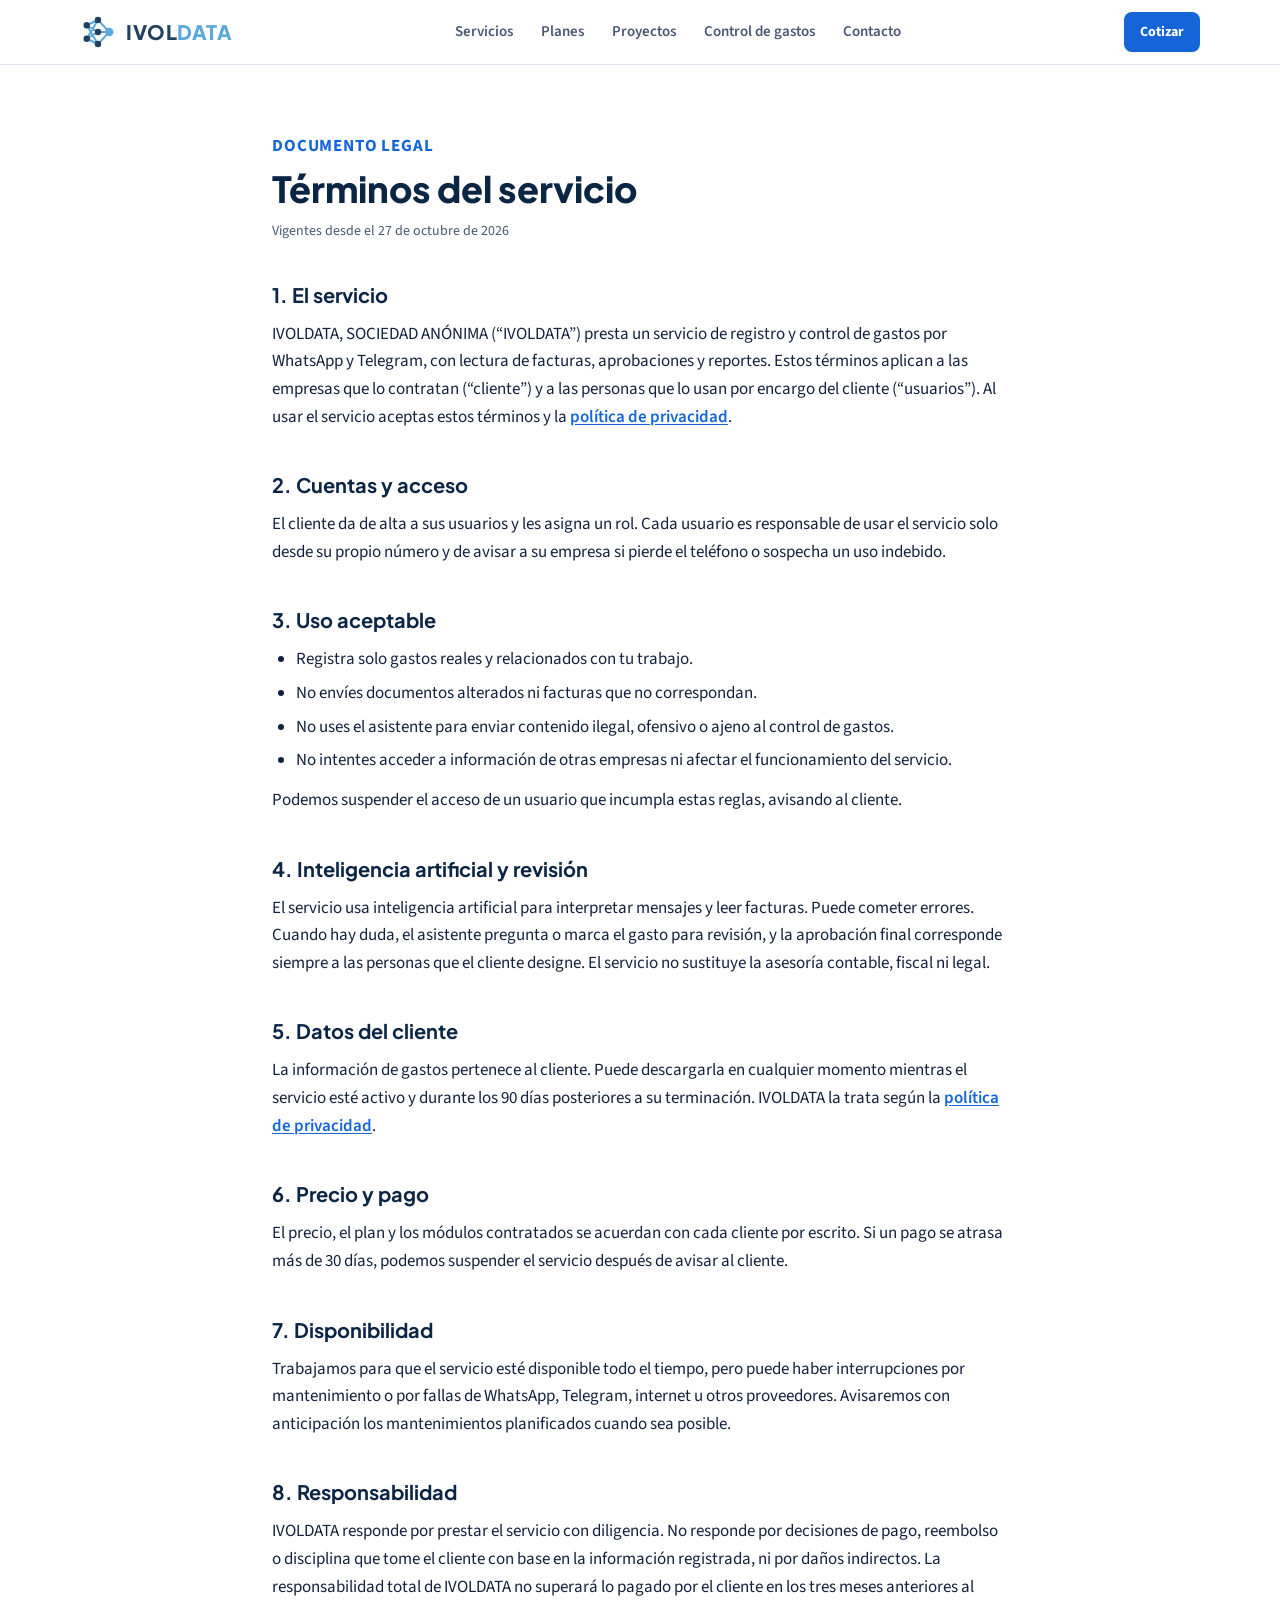
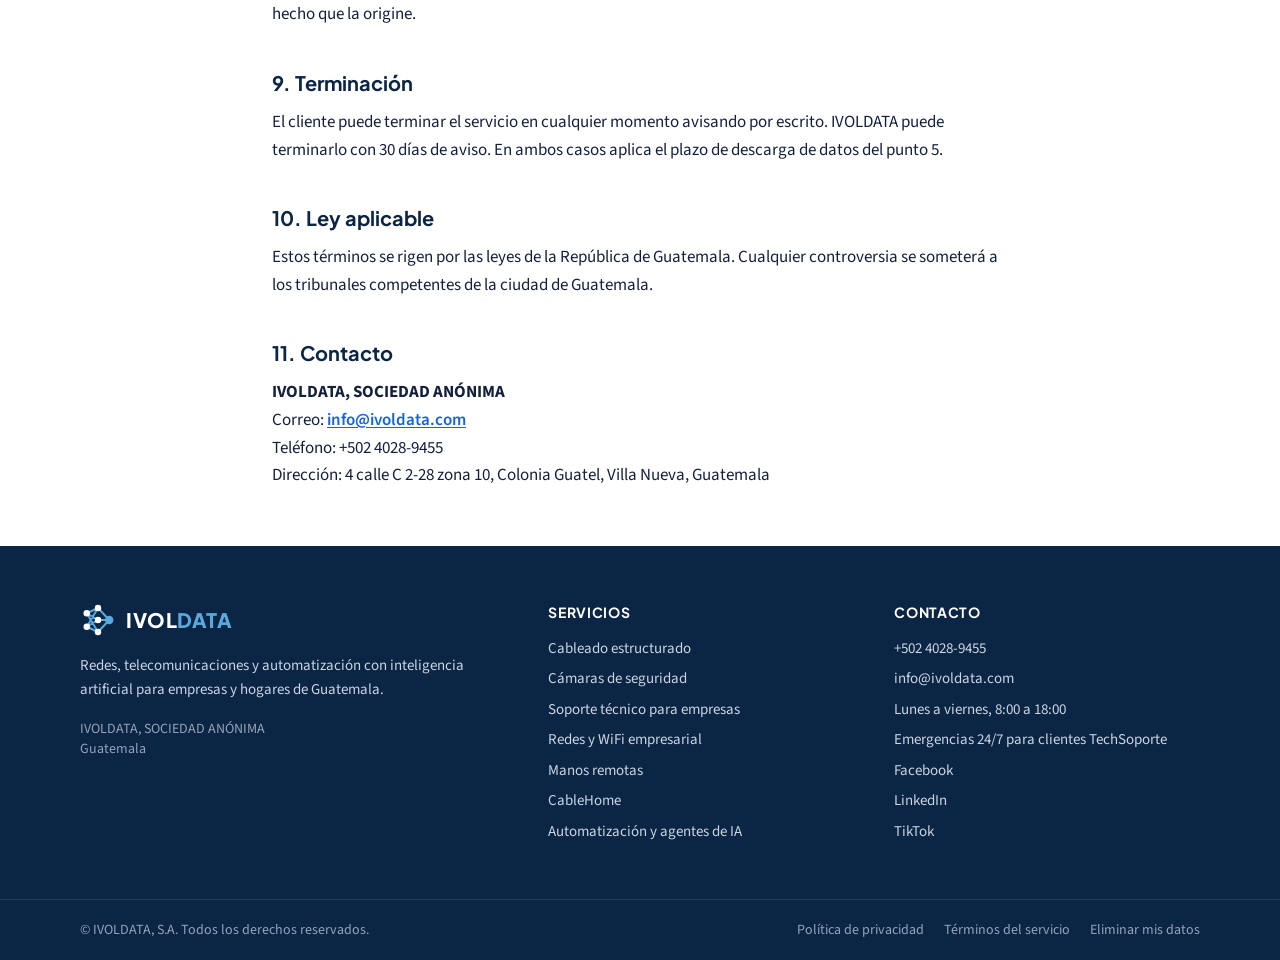
<file: terminos.html>
<!doctype html>
<html lang="es">
<head>
<meta charset="utf-8">
<meta name="viewport" content="width=device-width, initial-scale=1, viewport-fit=cover">
<title>Términos IVOLDATA</title>
<meta name="claude:viewport-fit-sides" content="cover">
<meta name="description" content="Términos del servicio de IVOLDATA, SOCIEDAD ANÓNIMA.">
<link rel="icon" href="logos/logo-a-red-neuronal.svg" type="image/svg+xml">
<link rel="preconnect" href="https://fonts.googleapis.com">
<link rel="preconnect" href="https://fonts.gstatic.com" crossorigin>
<link rel="stylesheet" href="https://fonts.googleapis.com/css2?family=Plus+Jakarta+Sans:wght@600;700;800&family=Source+Sans+3:wght@400;600;700&display=swap">
<link rel="stylesheet" href="css/sitio.css?v=202610311326">
</head>
<body class="bg-white font-texto text-tinta antialiased">
<header class="sticky top-[env(safe-area-inset-top,0px)] z-40 border-b border-linea bg-white/95 backdrop-blur">
  <div class="gutter mx-auto flex max-w-6xl items-center justify-between gap-4 py-3">
    <a href="index.html" class="flex items-center gap-2.5 font-display text-xl font-extrabold tracking-wide text-marino"><svg class="h-9 w-9" viewBox="0 0 48 48" aria-hidden="true"><g stroke="#5AA9DD" stroke-width="2.6" stroke-linecap="round"><path d="M9 15 24 8M9 15 24 24M9 15 24 40M9 33 24 8M9 33 24 24M9 33 24 40M24 8 39 24M24 24 39 24M24 40 39 24"/></g><circle cx="9" cy="15" r="4.3" fill="#23405F"/><circle cx="9" cy="33" r="4.3" fill="#23405F"/><circle cx="24" cy="8" r="4.3" fill="#23405F"/><circle cx="24" cy="24" r="4.3" fill="#23405F"/><circle cx="24" cy="40" r="4.3" fill="#23405F"/><circle cx="39" cy="24" r="5.6" fill="#5AA9DD"/></svg><span style="color:#23405F">IVOL<span style="color:#5AA9DD">DATA</span></span></a>
    <nav aria-label="Principal" class="hidden items-center gap-7 text-[15px] font-semibold text-gris md:flex">
      <a class="hover:text-azul" href="index.html#servicios">Servicios</a>
      <a class="hover:text-azul" href="index.html#planes">Planes</a>
      <a class="hover:text-azul" href="index.html#proyectos">Proyectos</a>
      <a class="hover:text-azul" href="index.html#control-de-gastos">Control de gastos</a>
      <a class="hover:text-azul" href="index.html#contacto">Contacto</a>
    </nav>
    <a href="https://wa.me/50240289455?text=Hola%20IVOLDATA%2C%20quiero%20una%20cotizaci%C3%B3n" class="rounded-lg bg-azul px-4 py-2.5 text-sm font-bold text-white shadow-sm hover:bg-azul-oscuro">Cotizar</a>
  </div>
</header>
<main class="legal gutter mx-auto max-w-3xl py-14">
  <p class="text-sm font-bold uppercase tracking-wider text-azul">Documento legal</p>
  <h1>Términos del servicio</h1>
  <p class="vigencia">Vigentes desde el 27 de octubre de 2026</p>

  <h2>1. El servicio</h2>
  <p>IVOLDATA, SOCIEDAD ANÓNIMA (“IVOLDATA”) presta un servicio de registro y control de gastos por WhatsApp y Telegram, con lectura de facturas, aprobaciones y reportes. Estos términos aplican a las empresas que lo contratan (“cliente”) y a las personas que lo usan por encargo del cliente (“usuarios”). Al usar el servicio aceptas estos términos y la <a href="privacidad.html">política de privacidad</a>.</p>

  <h2>2. Cuentas y acceso</h2>
  <p>El cliente da de alta a sus usuarios y les asigna un rol. Cada usuario es responsable de usar el servicio solo desde su propio número y de avisar a su empresa si pierde el teléfono o sospecha un uso indebido.</p>

  <h2>3. Uso aceptable</h2>
  <ul>
    <li>Registra solo gastos reales y relacionados con tu trabajo.</li>
    <li>No envíes documentos alterados ni facturas que no correspondan.</li>
    <li>No uses el asistente para enviar contenido ilegal, ofensivo o ajeno al control de gastos.</li>
    <li>No intentes acceder a información de otras empresas ni afectar el funcionamiento del servicio.</li>
  </ul>
  <p>Podemos suspender el acceso de un usuario que incumpla estas reglas, avisando al cliente.</p>

  <h2>4. Inteligencia artificial y revisión</h2>
  <p>El servicio usa inteligencia artificial para interpretar mensajes y leer facturas. Puede cometer errores. Cuando hay duda, el asistente pregunta o marca el gasto para revisión, y la aprobación final corresponde siempre a las personas que el cliente designe. El servicio no sustituye la asesoría contable, fiscal ni legal.</p>

  <h2>5. Datos del cliente</h2>
  <p>La información de gastos pertenece al cliente. Puede descargarla en cualquier momento mientras el servicio esté activo y durante los 90 días posteriores a su terminación. IVOLDATA la trata según la <a href="privacidad.html">política de privacidad</a>.</p>

  <h2>6. Precio y pago</h2>
  <p>El precio, el plan y los módulos contratados se acuerdan con cada cliente por escrito. Si un pago se atrasa más de 30 días, podemos suspender el servicio después de avisar al cliente.</p>

  <h2>7. Disponibilidad</h2>
  <p>Trabajamos para que el servicio esté disponible todo el tiempo, pero puede haber interrupciones por mantenimiento o por fallas de WhatsApp, Telegram, internet u otros proveedores. Avisaremos con anticipación los mantenimientos planificados cuando sea posible.</p>

  <h2>8. Responsabilidad</h2>
  <p>IVOLDATA responde por prestar el servicio con diligencia. No responde por decisiones de pago, reembolso o disciplina que tome el cliente con base en la información registrada, ni por daños indirectos. La responsabilidad total de IVOLDATA no superará lo pagado por el cliente en los tres meses anteriores al hecho que la origine.</p>

  <h2>9. Terminación</h2>
  <p>El cliente puede terminar el servicio en cualquier momento avisando por escrito. IVOLDATA puede terminarlo con 30 días de aviso. En ambos casos aplica el plazo de descarga de datos del punto 5.</p>

  <h2>10. Ley aplicable</h2>
  <p>Estos términos se rigen por las leyes de la República de Guatemala. Cualquier controversia se someterá a los tribunales competentes de la ciudad de Guatemala.</p>

  <h2>11. Contacto</h2>
  <p><strong>IVOLDATA, SOCIEDAD ANÓNIMA</strong><br>Correo: <a href="mailto:info@ivoldata.com">info@ivoldata.com</a><br>Teléfono: +502 4028-9455<br>Dirección: 4 calle C 2-28 zona 10, Colonia Guatel, Villa Nueva, Guatemala</p>
</main>
<footer class="bg-marino text-slate-300">
  <div class="gutter mx-auto grid max-w-6xl gap-10 py-14 md:grid-cols-[1.4fr_1fr_1fr]">
    <div class="min-w-0">
      <a href="index.html" class="flex items-center gap-2.5 font-display text-xl font-extrabold tracking-wide text-white"><svg class="h-9 w-9" viewBox="0 0 48 48" aria-hidden="true"><g stroke="#5AA9DD" stroke-width="2.6" stroke-linecap="round"><path d="M9 15 24 8M9 15 24 24M9 15 24 40M9 33 24 8M9 33 24 24M9 33 24 40M24 8 39 24M24 24 39 24M24 40 39 24"/></g><circle cx="9" cy="15" r="4.3" fill="#FFFFFF"/><circle cx="9" cy="33" r="4.3" fill="#FFFFFF"/><circle cx="24" cy="8" r="4.3" fill="#FFFFFF"/><circle cx="24" cy="24" r="4.3" fill="#FFFFFF"/><circle cx="24" cy="40" r="4.3" fill="#FFFFFF"/><circle cx="39" cy="24" r="5.6" fill="#5AA9DD"/></svg><span>IVOL<span style="color:#5AA9DD">DATA</span></span></a>
      <p class="mt-4 max-w-sm text-[15px] leading-relaxed">Redes, telecomunicaciones y automatización con inteligencia artificial para empresas y hogares de Guatemala.</p>
      <p class="mt-4 text-sm text-slate-400">IVOLDATA, SOCIEDAD ANÓNIMA<br>Guatemala</p>
    </div>
    <div>
      <h2 class="font-display text-sm font-bold uppercase tracking-wider text-white">Servicios</h2>
      <ul class="mt-4 space-y-2 text-[15px]">
        <li><a class="hover:text-white" href="cableado-estructurado.html">Cableado estructurado</a></li>
        <li><a class="hover:text-white" href="camaras-de-seguridad.html">Cámaras de seguridad</a></li>
        <li><a class="hover:text-white" href="soporte-tecnico.html">Soporte técnico para empresas</a></li>
        <li><a class="hover:text-white" href="redes-y-wifi.html">Redes y WiFi empresarial</a></li>
        <li><a class="hover:text-white" href="manos-remotas.html">Manos remotas</a></li>
        <li><a class="hover:text-white" href="cablehome.html">CableHome</a></li>
        <li><a class="hover:text-white" href="automatizacion-ia.html">Automatización y agentes de IA</a></li>
      </ul>
    </div>
    <div>
      <h2 class="font-display text-sm font-bold uppercase tracking-wider text-white">Contacto</h2>
      <ul class="mt-4 space-y-2 text-[15px]">
        <li>+502 4028-9455</li>
        <li><a class="hover:text-white" href="mailto:info@ivoldata.com">info@ivoldata.com</a></li>
        <li>Lunes a viernes, 8:00 a 18:00</li>
        <li>Emergencias 24/7 para clientes TechSoporte</li>
        <li><a class="hover:text-white" href="https://www.facebook.com/Ivoldata" rel="noopener">Facebook</a></li>
        <li><a class="hover:text-white" href="https://www.linkedin.com/company/ivoldata/" rel="noopener">LinkedIn</a></li>
        <li><a class="hover:text-white" href="https://www.tiktok.com/@ivoldata" rel="noopener">TikTok</a></li>
      </ul>
    </div>
  </div>
  <div class="border-t border-white/10">
    <div class="gutter mx-auto flex max-w-6xl flex-wrap items-center justify-between gap-3 py-5 text-sm text-slate-400">
      <p>© IVOLDATA, S.A. Todos los derechos reservados.</p>
      <nav aria-label="Legal" class="flex flex-wrap gap-5"><a class="hover:text-white" href="privacidad.html">Política de privacidad</a><a class="hover:text-white" href="terminos.html">Términos del servicio</a><a class="hover:text-white" href="privacidad.html#eliminar">Eliminar mis datos</a></nav>
    </div>
  </div>
</footer>
</body>
</html>
</file>
<file: css/sitio.css>
*,:after,:before{--tw-border-spacing-x:0;--tw-border-spacing-y:0;--tw-translate-x:0;--tw-translate-y:0;--tw-rotate:0;--tw-skew-x:0;--tw-skew-y:0;--tw-scale-x:1;--tw-scale-y:1;--tw-pan-x: ;--tw-pan-y: ;--tw-pinch-zoom: ;--tw-scroll-snap-strictness:proximity;--tw-gradient-from-position: ;--tw-gradient-via-position: ;--tw-gradient-to-position: ;--tw-ordinal: ;--tw-slashed-zero: ;--tw-numeric-figure: ;--tw-numeric-spacing: ;--tw-numeric-fraction: ;--tw-ring-inset: ;--tw-ring-offset-width:0px;--tw-ring-offset-color:#fff;--tw-ring-color:rgba(59,130,246,.5);--tw-ring-offset-shadow:0 0 #0000;--tw-ring-shadow:0 0 #0000;--tw-shadow:0 0 #0000;--tw-shadow-colored:0 0 #0000;--tw-blur: ;--tw-brightness: ;--tw-contrast: ;--tw-grayscale: ;--tw-hue-rotate: ;--tw-invert: ;--tw-saturate: ;--tw-sepia: ;--tw-drop-shadow: ;--tw-backdrop-blur: ;--tw-backdrop-brightness: ;--tw-backdrop-contrast: ;--tw-backdrop-grayscale: ;--tw-backdrop-hue-rotate: ;--tw-backdrop-invert: ;--tw-backdrop-opacity: ;--tw-backdrop-saturate: ;--tw-backdrop-sepia: ;--tw-contain-size: ;--tw-contain-layout: ;--tw-contain-paint: ;--tw-contain-style: }::backdrop{--tw-border-spacing-x:0;--tw-border-spacing-y:0;--tw-translate-x:0;--tw-translate-y:0;--tw-rotate:0;--tw-skew-x:0;--tw-skew-y:0;--tw-scale-x:1;--tw-scale-y:1;--tw-pan-x: ;--tw-pan-y: ;--tw-pinch-zoom: ;--tw-scroll-snap-strictness:proximity;--tw-gradient-from-position: ;--tw-gradient-via-position: ;--tw-gradient-to-position: ;--tw-ordinal: ;--tw-slashed-zero: ;--tw-numeric-figure: ;--tw-numeric-spacing: ;--tw-numeric-fraction: ;--tw-ring-inset: ;--tw-ring-offset-width:0px;--tw-ring-offset-color:#fff;--tw-ring-color:rgba(59,130,246,.5);--tw-ring-offset-shadow:0 0 #0000;--tw-ring-shadow:0 0 #0000;--tw-shadow:0 0 #0000;--tw-shadow-colored:0 0 #0000;--tw-blur: ;--tw-brightness: ;--tw-contrast: ;--tw-grayscale: ;--tw-hue-rotate: ;--tw-invert: ;--tw-saturate: ;--tw-sepia: ;--tw-drop-shadow: ;--tw-backdrop-blur: ;--tw-backdrop-brightness: ;--tw-backdrop-contrast: ;--tw-backdrop-grayscale: ;--tw-backdrop-hue-rotate: ;--tw-backdrop-invert: ;--tw-backdrop-opacity: ;--tw-backdrop-saturate: ;--tw-backdrop-sepia: ;--tw-contain-size: ;--tw-contain-layout: ;--tw-contain-paint: ;--tw-contain-style: }/*! tailwindcss v3.4.17 | MIT License | https://tailwindcss.com*/*,:after,:before{box-sizing:border-box;border:0 solid #e5e7eb}:after,:before{--tw-content:""}:host,html{line-height:1.5;-webkit-text-size-adjust:100%;-moz-tab-size:4;-o-tab-size:4;tab-size:4;font-family:ui-sans-serif,system-ui,sans-serif,Apple Color Emoji,Segoe UI Emoji,Segoe UI Symbol,Noto Color Emoji;font-feature-settings:normal;font-variation-settings:normal;-webkit-tap-highlight-color:transparent}body{margin:0;line-height:inherit}hr{height:0;color:inherit;border-top-width:1px}abbr:where([title]){-webkit-text-decoration:underline dotted;text-decoration:underline dotted}h1,h2,h3,h4,h5,h6{font-size:inherit;font-weight:inherit}a{color:inherit;text-decoration:inherit}b,strong{font-weight:bolder}code,kbd,pre,samp{font-family:ui-monospace,SFMono-Regular,Menlo,Monaco,Consolas,Liberation Mono,Courier New,monospace;font-feature-settings:normal;font-variation-settings:normal;font-size:1em}small{font-size:80%}sub,sup{font-size:75%;line-height:0;position:relative;vertical-align:baseline}sub{bottom:-.25em}sup{top:-.5em}table{text-indent:0;border-color:inherit;border-collapse:collapse}button,input,optgroup,select,textarea{font-family:inherit;font-feature-settings:inherit;font-variation-settings:inherit;font-size:100%;font-weight:inherit;line-height:inherit;letter-spacing:inherit;color:inherit;margin:0;padding:0}button,select{text-transform:none}button,input:where([type=button]),input:where([type=reset]),input:where([type=submit]){-webkit-appearance:button;background-color:transparent;background-image:none}:-moz-focusring{outline:auto}:-moz-ui-invalid{box-shadow:none}progress{vertical-align:baseline}::-webkit-inner-spin-button,::-webkit-outer-spin-button{height:auto}[type=search]{-webkit-appearance:textfield;outline-offset:-2px}::-webkit-search-decoration{-webkit-appearance:none}::-webkit-file-upload-button{-webkit-appearance:button;font:inherit}summary{display:list-item}blockquote,dd,dl,figure,h1,h2,h3,h4,h5,h6,hr,p,pre{margin:0}fieldset{margin:0}fieldset,legend{padding:0}menu,ol,ul{list-style:none;margin:0;padding:0}dialog{padding:0}textarea{resize:vertical}input::-moz-placeholder,textarea::-moz-placeholder{opacity:1;color:#9ca3af}input::placeholder,textarea::placeholder{opacity:1;color:#9ca3af}[role=button],button{cursor:pointer}:disabled{cursor:default}audio,canvas,embed,iframe,img,object,svg,video{display:block;vertical-align:middle}img,video{max-width:100%;height:auto}[hidden]:where(:not([hidden=until-found])){display:none}.gutter{padding-left:max(16px,env(safe-area-inset-left,0px));padding-right:max(16px,env(safe-area-inset-right,0px))}.legal h1{margin-top:.5rem;font-family:Plus Jakarta Sans,system-ui,sans-serif;font-size:1.875rem;line-height:2.25rem;font-weight:800;--tw-text-opacity:1;color:rgb(11 37 69/var(--tw-text-opacity,1))}@media (min-width:768px){.legal h1{font-size:2.25rem;line-height:2.5rem}}.legal .vigencia{margin-top:.75rem;font-size:.875rem;line-height:1.25rem;--tw-text-opacity:1;color:rgb(74 88 115/var(--tw-text-opacity,1))}.legal h2{margin-top:2.5rem;scroll-margin-top:6rem;font-family:Plus Jakarta Sans,system-ui,sans-serif;font-size:1.25rem;line-height:1.75rem;font-weight:700;--tw-text-opacity:1;color:rgb(11 37 69/var(--tw-text-opacity,1))}.legal p,.legal ul{margin-top:.75rem;font-size:17px;line-height:1.625}.legal ul{list-style-type:disc;padding-left:1.5rem}.legal li{margin-top:.375rem}.legal a{font-weight:600;--tw-text-opacity:1;color:rgb(21 101 216/var(--tw-text-opacity,1));text-decoration-line:underline;text-underline-offset:2px}.legal .indice{margin-top:2rem;border-radius:.75rem;border-width:1px;--tw-border-opacity:1;border-color:rgb(220 230 242/var(--tw-border-opacity,1));background-color:rgba(234,244,253,.6);padding:1.25rem;font-size:15px}.legal .indice ol{margin-top:.5rem;list-style-type:decimal;padding-left:1.5rem}@media (min-width:640px){.legal .indice ol{-moz-columns:2;column-count:2}}.fixed{position:fixed}.absolute{position:absolute}.relative{position:relative}.sticky{position:sticky}.inset-0{inset:0}.inset-x-0{left:0;right:0}.bottom-0{bottom:0}.left-4{left:1rem}.top-4{top:1rem}.top-\[env\(safe-area-inset-top\2c 0px\)\]{top:env(safe-area-inset-top,0)}.z-40{z-index:40}.z-50{z-index:50}.col-span-2{grid-column:span 2/span 2}.mx-auto{margin-left:auto;margin-right:auto}.mb-8{margin-bottom:2rem}.mt-0\.5{margin-top:.125rem}.mt-1{margin-top:.25rem}.mt-10{margin-top:2.5rem}.mt-12{margin-top:3rem}.mt-14{margin-top:3.5rem}.mt-16{margin-top:4rem}.mt-2{margin-top:.5rem}.mt-3{margin-top:.75rem}.mt-4{margin-top:1rem}.mt-5{margin-top:1.25rem}.mt-6{margin-top:1.5rem}.mt-7{margin-top:1.75rem}.mt-8{margin-top:2rem}.mt-9{margin-top:2.25rem}.mt-auto{margin-top:auto}.block{display:block}.flex{display:flex}.inline-flex{display:inline-flex}.grid{display:grid}.hidden{display:none}.aspect-\[3\/4\]{aspect-ratio:3/4}.aspect-\[4\/3\]{aspect-ratio:4/3}.h-11{height:2.75rem}.h-12{height:3rem}.h-14{height:3.5rem}.h-4{height:1rem}.h-5{height:1.25rem}.h-6{height:1.5rem}.h-7{height:1.75rem}.h-9{height:2.25rem}.h-full{height:100%}.w-11{width:2.75rem}.w-12{width:3rem}.w-14{width:3.5rem}.w-4{width:1rem}.w-5{width:1.25rem}.w-6{width:1.5rem}.w-7{width:1.75rem}.w-9{width:2.25rem}.w-full{width:100%}.min-w-0{min-width:0}.max-w-2xl{max-width:42rem}.max-w-3xl{max-width:48rem}.max-w-4xl{max-width:56rem}.max-w-6xl{max-width:72rem}.max-w-\[80\%\]{max-width:80%}.max-w-\[85\%\]{max-width:85%}.max-w-sm{max-width:24rem}.max-w-xl{max-width:36rem}.shrink-0{flex-shrink:0}.cursor-pointer{cursor:pointer}.scroll-mt-20{scroll-margin-top:5rem}.list-none{list-style-type:none}.grid-cols-1{grid-template-columns:repeat(1,minmax(0,1fr))}.grid-cols-2{grid-template-columns:repeat(2,minmax(0,1fr))}.flex-col{flex-direction:column}.flex-wrap{flex-wrap:wrap}.place-items-center{place-items:center}.items-start{align-items:flex-start}.items-center{align-items:center}.justify-center{justify-content:center}.justify-between{justify-content:space-between}.gap-1\.5{gap:.375rem}.gap-10{gap:2.5rem}.gap-12{gap:3rem}.gap-2{gap:.5rem}.gap-2\.5{gap:.625rem}.gap-3{gap:.75rem}.gap-4{gap:1rem}.gap-5{gap:1.25rem}.gap-6{gap:1.5rem}.gap-7{gap:1.75rem}.gap-8{gap:2rem}.gap-x-5{-moz-column-gap:1.25rem;column-gap:1.25rem}.gap-y-2{row-gap:.5rem}.space-y-2>:not([hidden])~:not([hidden]){--tw-space-y-reverse:0;margin-top:calc(.5rem*(1 - var(--tw-space-y-reverse)));margin-bottom:calc(.5rem*var(--tw-space-y-reverse))}.justify-self-end{justify-self:end}.overflow-hidden{overflow:hidden}.break-words{overflow-wrap:break-word}.rounded-2xl{border-radius:1rem}.rounded-full{border-radius:9999px}.rounded-lg{border-radius:.5rem}.rounded-md{border-radius:.375rem}.rounded-xl{border-radius:.75rem}.rounded-bl-sm{border-bottom-left-radius:.125rem}.rounded-br-sm{border-bottom-right-radius:.125rem}.border{border-width:1px}.border-2{border-width:2px}.border-b{border-bottom-width:1px}.border-t{border-top-width:1px}.border-t-2{border-top-width:2px}.border-azul{--tw-border-opacity:1;border-color:rgb(21 101 216/var(--tw-border-opacity,1))}.border-celeste\/40{border-color:rgba(34,184,240,.4)}.border-linea{--tw-border-opacity:1;border-color:rgb(220 230 242/var(--tw-border-opacity,1))}.border-white\/10{border-color:hsla(0,0%,100%,.1)}.border-white\/15{border-color:hsla(0,0%,100%,.15)}.border-white\/25{border-color:hsla(0,0%,100%,.25)}.bg-\[\#25D366\]{--tw-bg-opacity:1;background-color:rgb(37 211 102/var(--tw-bg-opacity,1))}.bg-\[\#DCF8C6\]{--tw-bg-opacity:1;background-color:rgb(220 248 198/var(--tw-bg-opacity,1))}.bg-azul{--tw-bg-opacity:1;background-color:rgb(21 101 216/var(--tw-bg-opacity,1))}.bg-celeste{--tw-bg-opacity:1;background-color:rgb(34 184 240/var(--tw-bg-opacity,1))}.bg-celeste\/10{background-color:rgba(34,184,240,.1)}.bg-celeste\/15{background-color:rgba(34,184,240,.15)}.bg-hielo{--tw-bg-opacity:1;background-color:rgb(234 244 253/var(--tw-bg-opacity,1))}.bg-hielo\/60{background-color:rgba(234,244,253,.6)}.bg-marino{--tw-bg-opacity:1;background-color:rgb(11 37 69/var(--tw-bg-opacity,1))}.bg-white{--tw-bg-opacity:1;background-color:rgb(255 255 255/var(--tw-bg-opacity,1))}.bg-white\/5{background-color:hsla(0,0%,100%,.05)}.bg-white\/95{background-color:hsla(0,0%,100%,.95)}.bg-gradient-to-r{background-image:linear-gradient(to right,var(--tw-gradient-stops))}.bg-gradient-to-t{background-image:linear-gradient(to top,var(--tw-gradient-stops))}.from-marino{--tw-gradient-from:#0b2545 var(--tw-gradient-from-position);--tw-gradient-to:rgba(11,37,69,0) var(--tw-gradient-to-position);--tw-gradient-stops:var(--tw-gradient-from),var(--tw-gradient-to)}.from-marino\/90{--tw-gradient-from:rgba(11,37,69,.9) var(--tw-gradient-from-position);--tw-gradient-to:rgba(11,37,69,0) var(--tw-gradient-to-position);--tw-gradient-stops:var(--tw-gradient-from),var(--tw-gradient-to)}.via-marino\/90{--tw-gradient-to:rgba(11,37,69,0) var(--tw-gradient-to-position);--tw-gradient-stops:var(--tw-gradient-from),rgba(11,37,69,.9) var(--tw-gradient-via-position),var(--tw-gradient-to)}.to-marino\/40{--tw-gradient-to:rgba(11,37,69,.4) var(--tw-gradient-to-position)}.to-transparent{--tw-gradient-to:transparent var(--tw-gradient-to-position)}.object-cover{-o-object-fit:cover;object-fit:cover}.p-3{padding:.75rem}.p-4{padding:1rem}.p-5{padding:1.25rem}.p-6{padding:1.5rem}.p-7{padding:1.75rem}.p-8{padding:2rem}.px-2{padding-left:.5rem;padding-right:.5rem}.px-3{padding-left:.75rem;padding-right:.75rem}.px-4{padding-left:1rem;padding-right:1rem}.px-5{padding-left:1.25rem;padding-right:1.25rem}.px-6{padding-left:1.5rem;padding-right:1.5rem}.py-0\.5{padding-top:.125rem;padding-bottom:.125rem}.py-1{padding-top:.25rem;padding-bottom:.25rem}.py-12{padding-top:3rem;padding-bottom:3rem}.py-14{padding-top:3.5rem;padding-bottom:3.5rem}.py-16{padding-top:4rem;padding-bottom:4rem}.py-2{padding-top:.5rem;padding-bottom:.5rem}.py-2\.5{padding-top:.625rem;padding-bottom:.625rem}.py-20{padding-top:5rem;padding-bottom:5rem}.py-3{padding-top:.75rem;padding-bottom:.75rem}.py-3\.5{padding-top:.875rem;padding-bottom:.875rem}.py-5{padding-top:1.25rem;padding-bottom:1.25rem}.pb-20{padding-bottom:5rem}.pb-3{padding-bottom:.75rem}.pt-10{padding-top:2.5rem}.pt-3{padding-top:.75rem}.pt-5{padding-top:1.25rem}.pt-6{padding-top:1.5rem}.pt-8{padding-top:2rem}.text-center{text-align:center}.font-display{font-family:Plus Jakarta Sans,system-ui,sans-serif}.font-texto{font-family:Source Sans\ 3,Segoe UI,Roboto,Arial,sans-serif}.text-2xl{font-size:1.5rem;line-height:2rem}.text-3xl{font-size:1.875rem;line-height:2.25rem}.text-4xl{font-size:2.25rem;line-height:2.5rem}.text-5xl{font-size:3rem;line-height:1}.text-\[15px\]{font-size:15px}.text-\[17px\]{font-size:17px}.text-lg{font-size:1.125rem;line-height:1.75rem}.text-sm{font-size:.875rem;line-height:1.25rem}.text-xl{font-size:1.25rem;line-height:1.75rem}.text-xs{font-size:.75rem;line-height:1rem}.font-bold{font-weight:700}.font-extrabold{font-weight:800}.font-semibold{font-weight:600}.uppercase{text-transform:uppercase}.leading-\[1\.1\]{line-height:1.1}.leading-relaxed{line-height:1.625}.leading-tight{line-height:1.25}.tracking-wide{letter-spacing:.025em}.tracking-wider{letter-spacing:.05em}.text-azul{--tw-text-opacity:1;color:rgb(21 101 216/var(--tw-text-opacity,1))}.text-azul-oscuro{--tw-text-opacity:1;color:rgb(15 79 176/var(--tw-text-opacity,1))}.text-blue-100{--tw-text-opacity:1;color:rgb(219 234 254/var(--tw-text-opacity,1))}.text-celeste{--tw-text-opacity:1;color:rgb(34 184 240/var(--tw-text-opacity,1))}.text-gris{--tw-text-opacity:1;color:rgb(74 88 115/var(--tw-text-opacity,1))}.text-marino{--tw-text-opacity:1;color:rgb(11 37 69/var(--tw-text-opacity,1))}.text-slate-200{--tw-text-opacity:1;color:rgb(226 232 240/var(--tw-text-opacity,1))}.text-slate-300{--tw-text-opacity:1;color:rgb(203 213 225/var(--tw-text-opacity,1))}.text-slate-400{--tw-text-opacity:1;color:rgb(148 163 184/var(--tw-text-opacity,1))}.text-tinta{--tw-text-opacity:1;color:rgb(20 33 61/var(--tw-text-opacity,1))}.text-white{--tw-text-opacity:1;color:rgb(255 255 255/var(--tw-text-opacity,1))}.underline-offset-4{text-underline-offset:4px}.antialiased{-webkit-font-smoothing:antialiased;-moz-osx-font-smoothing:grayscale}.opacity-30{opacity:.3}.shadow-2xl{--tw-shadow:0 25px 50px -12px rgba(0,0,0,.25);--tw-shadow-colored:0 25px 50px -12px var(--tw-shadow-color)}.shadow-2xl,.shadow-lg{box-shadow:var(--tw-ring-offset-shadow,0 0 #0000),var(--tw-ring-shadow,0 0 #0000),var(--tw-shadow)}.shadow-lg{--tw-shadow:0 10px 15px -3px rgba(0,0,0,.1),0 4px 6px -4px rgba(0,0,0,.1);--tw-shadow-colored:0 10px 15px -3px var(--tw-shadow-color),0 4px 6px -4px var(--tw-shadow-color)}.shadow-sm{--tw-shadow:0 1px 2px 0 rgba(0,0,0,.05);--tw-shadow-colored:0 1px 2px 0 var(--tw-shadow-color)}.shadow-sm,.shadow-xl{box-shadow:var(--tw-ring-offset-shadow,0 0 #0000),var(--tw-ring-shadow,0 0 #0000),var(--tw-shadow)}.shadow-xl{--tw-shadow:0 20px 25px -5px rgba(0,0,0,.1),0 8px 10px -6px rgba(0,0,0,.1);--tw-shadow-colored:0 20px 25px -5px var(--tw-shadow-color),0 8px 10px -6px var(--tw-shadow-color)}.shadow-azul\/10{--tw-shadow-color:rgba(21,101,216,.1);--tw-shadow:var(--tw-shadow-colored)}.shadow-black\/30{--tw-shadow-color:rgba(0,0,0,.3);--tw-shadow:var(--tw-shadow-colored)}.backdrop-blur{--tw-backdrop-blur:blur(8px);-webkit-backdrop-filter:var(--tw-backdrop-blur) var(--tw-backdrop-brightness) var(--tw-backdrop-contrast) var(--tw-backdrop-grayscale) var(--tw-backdrop-hue-rotate) var(--tw-backdrop-invert) var(--tw-backdrop-opacity) var(--tw-backdrop-saturate) var(--tw-backdrop-sepia);backdrop-filter:var(--tw-backdrop-blur) var(--tw-backdrop-brightness) var(--tw-backdrop-contrast) var(--tw-backdrop-grayscale) var(--tw-backdrop-hue-rotate) var(--tw-backdrop-invert) var(--tw-backdrop-opacity) var(--tw-backdrop-saturate) var(--tw-backdrop-sepia)}.transition{transition-property:color,background-color,border-color,text-decoration-color,fill,stroke,opacity,box-shadow,transform,filter,-webkit-backdrop-filter;transition-property:color,background-color,border-color,text-decoration-color,fill,stroke,opacity,box-shadow,transform,filter,backdrop-filter;transition-property:color,background-color,border-color,text-decoration-color,fill,stroke,opacity,box-shadow,transform,filter,backdrop-filter,-webkit-backdrop-filter;transition-timing-function:cubic-bezier(.4,0,.2,1);transition-duration:.15s}.duration-500{transition-duration:.5s}html{scroll-behavior:smooth}a:focus-visible{outline:2px solid #22b8f0;outline-offset:3px;border-radius:4px}@media (prefers-reduced-motion:reduce){html{scroll-behavior:auto}*{transition:none!important}}.open\:shadow-sm[open]{--tw-shadow:0 1px 2px 0 rgba(0,0,0,.05);--tw-shadow-colored:0 1px 2px 0 var(--tw-shadow-color);box-shadow:var(--tw-ring-offset-shadow,0 0 #0000),var(--tw-ring-shadow,0 0 #0000),var(--tw-shadow)}.hover\:-translate-y-0\.5:hover{--tw-translate-y:-0.125rem}.hover\:-translate-y-0\.5:hover,.hover\:scale-105:hover{transform:translate(var(--tw-translate-x),var(--tw-translate-y)) rotate(var(--tw-rotate)) skewX(var(--tw-skew-x)) skewY(var(--tw-skew-y)) scaleX(var(--tw-scale-x)) scaleY(var(--tw-scale-y))}.hover\:scale-105:hover{--tw-scale-x:1.05;--tw-scale-y:1.05}.hover\:border-celeste:hover{--tw-border-opacity:1;border-color:rgb(34 184 240/var(--tw-border-opacity,1))}.hover\:bg-azul-oscuro:hover{--tw-bg-opacity:1;background-color:rgb(15 79 176/var(--tw-bg-opacity,1))}.hover\:bg-hielo:hover{--tw-bg-opacity:1;background-color:rgb(234 244 253/var(--tw-bg-opacity,1))}.hover\:bg-white:hover{--tw-bg-opacity:1;background-color:rgb(255 255 255/var(--tw-bg-opacity,1))}.hover\:bg-white\/10:hover{background-color:hsla(0,0%,100%,.1)}.hover\:text-azul:hover{--tw-text-opacity:1;color:rgb(21 101 216/var(--tw-text-opacity,1))}.hover\:text-azul-oscuro:hover{--tw-text-opacity:1;color:rgb(15 79 176/var(--tw-text-opacity,1))}.hover\:text-white:hover{--tw-text-opacity:1;color:rgb(255 255 255/var(--tw-text-opacity,1))}.hover\:underline:hover{text-decoration-line:underline}.hover\:shadow-lg:hover{--tw-shadow:0 10px 15px -3px rgba(0,0,0,.1),0 4px 6px -4px rgba(0,0,0,.1);--tw-shadow-colored:0 10px 15px -3px var(--tw-shadow-color),0 4px 6px -4px var(--tw-shadow-color);box-shadow:var(--tw-ring-offset-shadow,0 0 #0000),var(--tw-ring-shadow,0 0 #0000),var(--tw-shadow)}.hover\:shadow-azul\/5:hover{--tw-shadow-color:rgba(21,101,216,.05);--tw-shadow:var(--tw-shadow-colored)}.group[open] .group-open\:rotate-45{--tw-rotate:45deg}.group:hover .group-hover\:scale-105,.group[open] .group-open\:rotate-45{transform:translate(var(--tw-translate-x),var(--tw-translate-y)) rotate(var(--tw-rotate)) skewX(var(--tw-skew-x)) skewY(var(--tw-skew-y)) scaleX(var(--tw-scale-x)) scaleY(var(--tw-scale-y))}.group:hover .group-hover\:scale-105{--tw-scale-x:1.05;--tw-scale-y:1.05}@media (min-width:640px){.sm\:grid-cols-2{grid-template-columns:repeat(2,minmax(0,1fr))}.sm\:grid-cols-3{grid-template-columns:repeat(3,minmax(0,1fr))}.sm\:gap-5{gap:1.25rem}.sm\:p-4{padding:1rem}.sm\:text-base{font-size:1rem;line-height:1.5rem}}@media (min-width:768px){.md\:flex{display:flex}.md\:grid-cols-2{grid-template-columns:repeat(2,minmax(0,1fr))}.md\:grid-cols-\[1\.4fr_1fr\]{grid-template-columns:1.4fr 1fr}.md\:grid-cols-\[1\.4fr_1fr_1fr\]{grid-template-columns:1.4fr 1fr 1fr}.md\:grid-cols-\[1\.5fr_1fr\]{grid-template-columns:1.5fr 1fr}.md\:grid-cols-\[1fr_1\.3fr\]{grid-template-columns:1fr 1.3fr}.md\:p-10{padding:2.5rem}.md\:p-7{padding:1.75rem}.md\:py-20{padding-top:5rem;padding-bottom:5rem}.md\:py-28{padding-top:7rem;padding-bottom:7rem}.md\:text-3xl{font-size:1.875rem;line-height:2.25rem}.md\:text-4xl{font-size:2.25rem;line-height:2.5rem}.md\:text-5xl{font-size:3rem;line-height:1}.md\:text-6xl{font-size:3.75rem;line-height:1}.md\:text-xl{font-size:1.25rem;line-height:1.75rem}}@media (min-width:1024px){.lg\:grid-cols-2{grid-template-columns:repeat(2,minmax(0,1fr))}.lg\:grid-cols-3{grid-template-columns:repeat(3,minmax(0,1fr))}.lg\:grid-cols-4{grid-template-columns:repeat(4,minmax(0,1fr))}.lg\:grid-cols-\[1fr_1\.1fr\]{grid-template-columns:1fr 1.1fr}}
</file>
